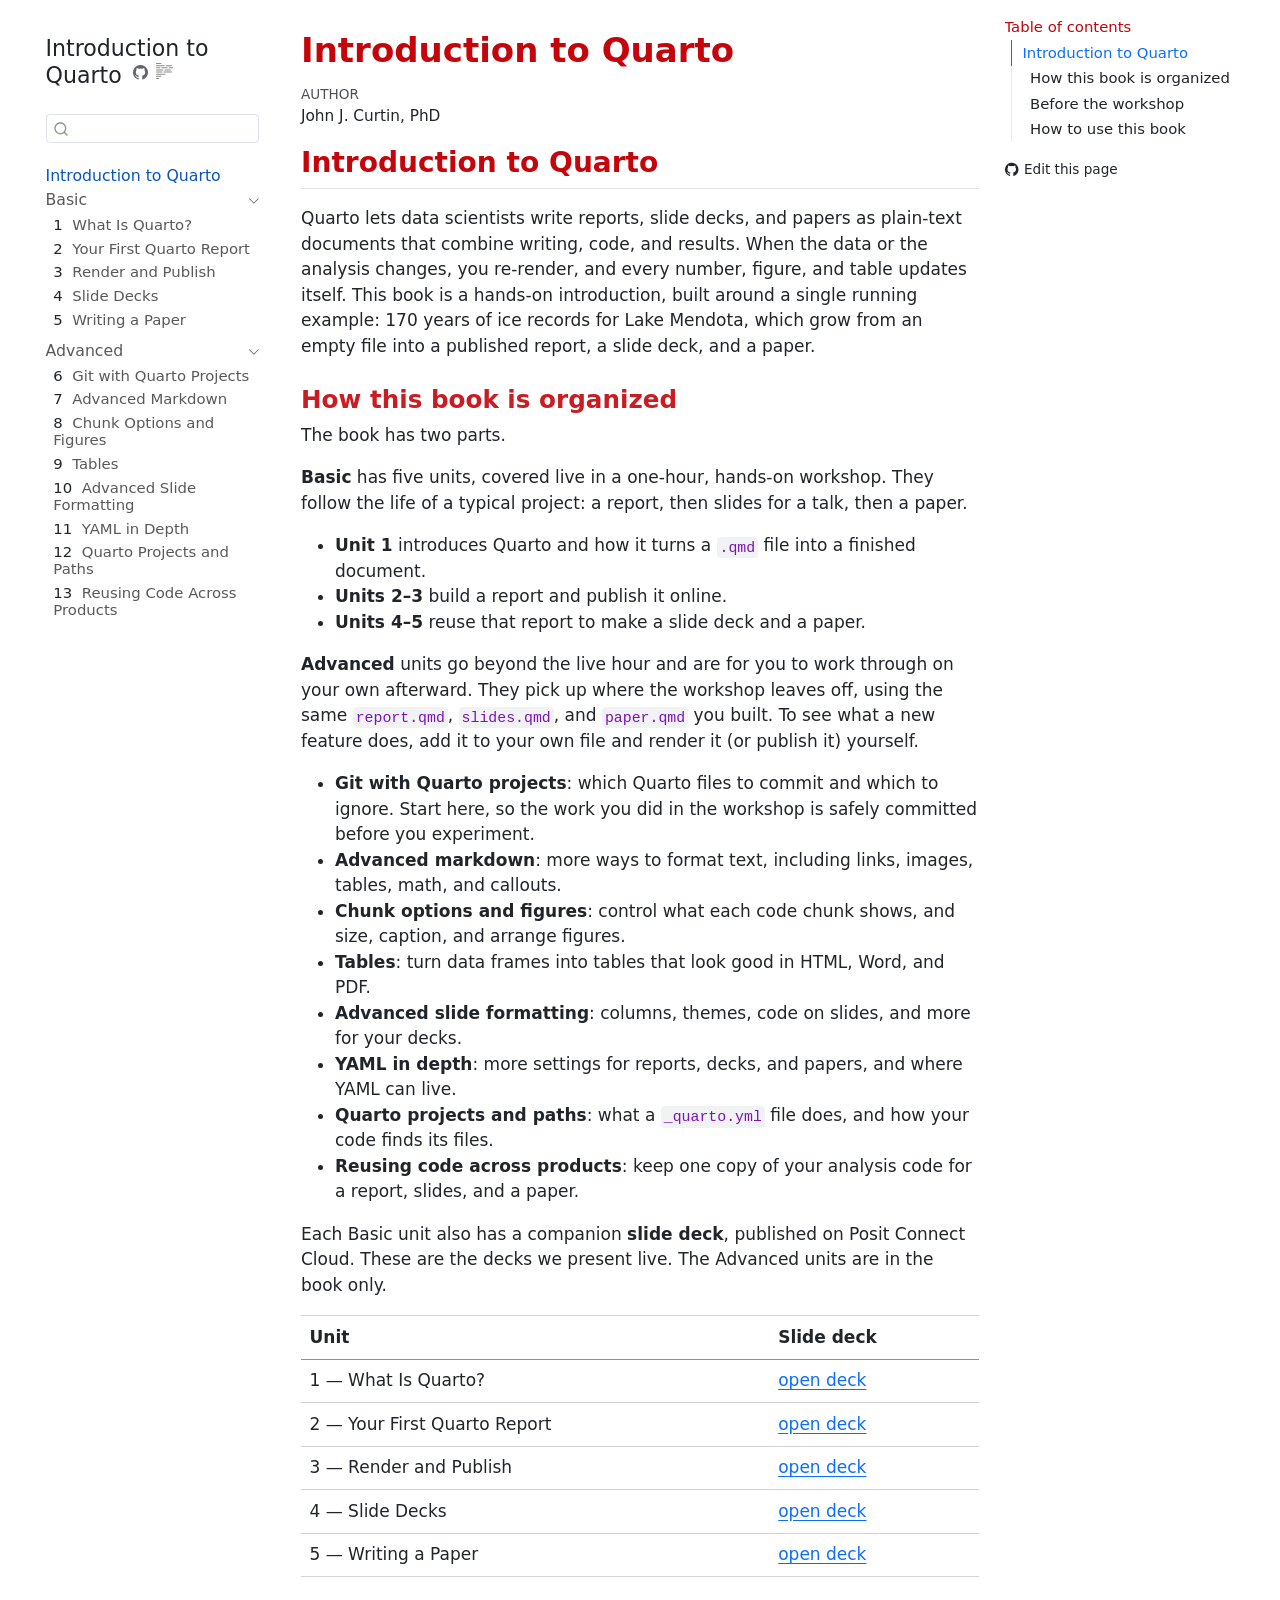
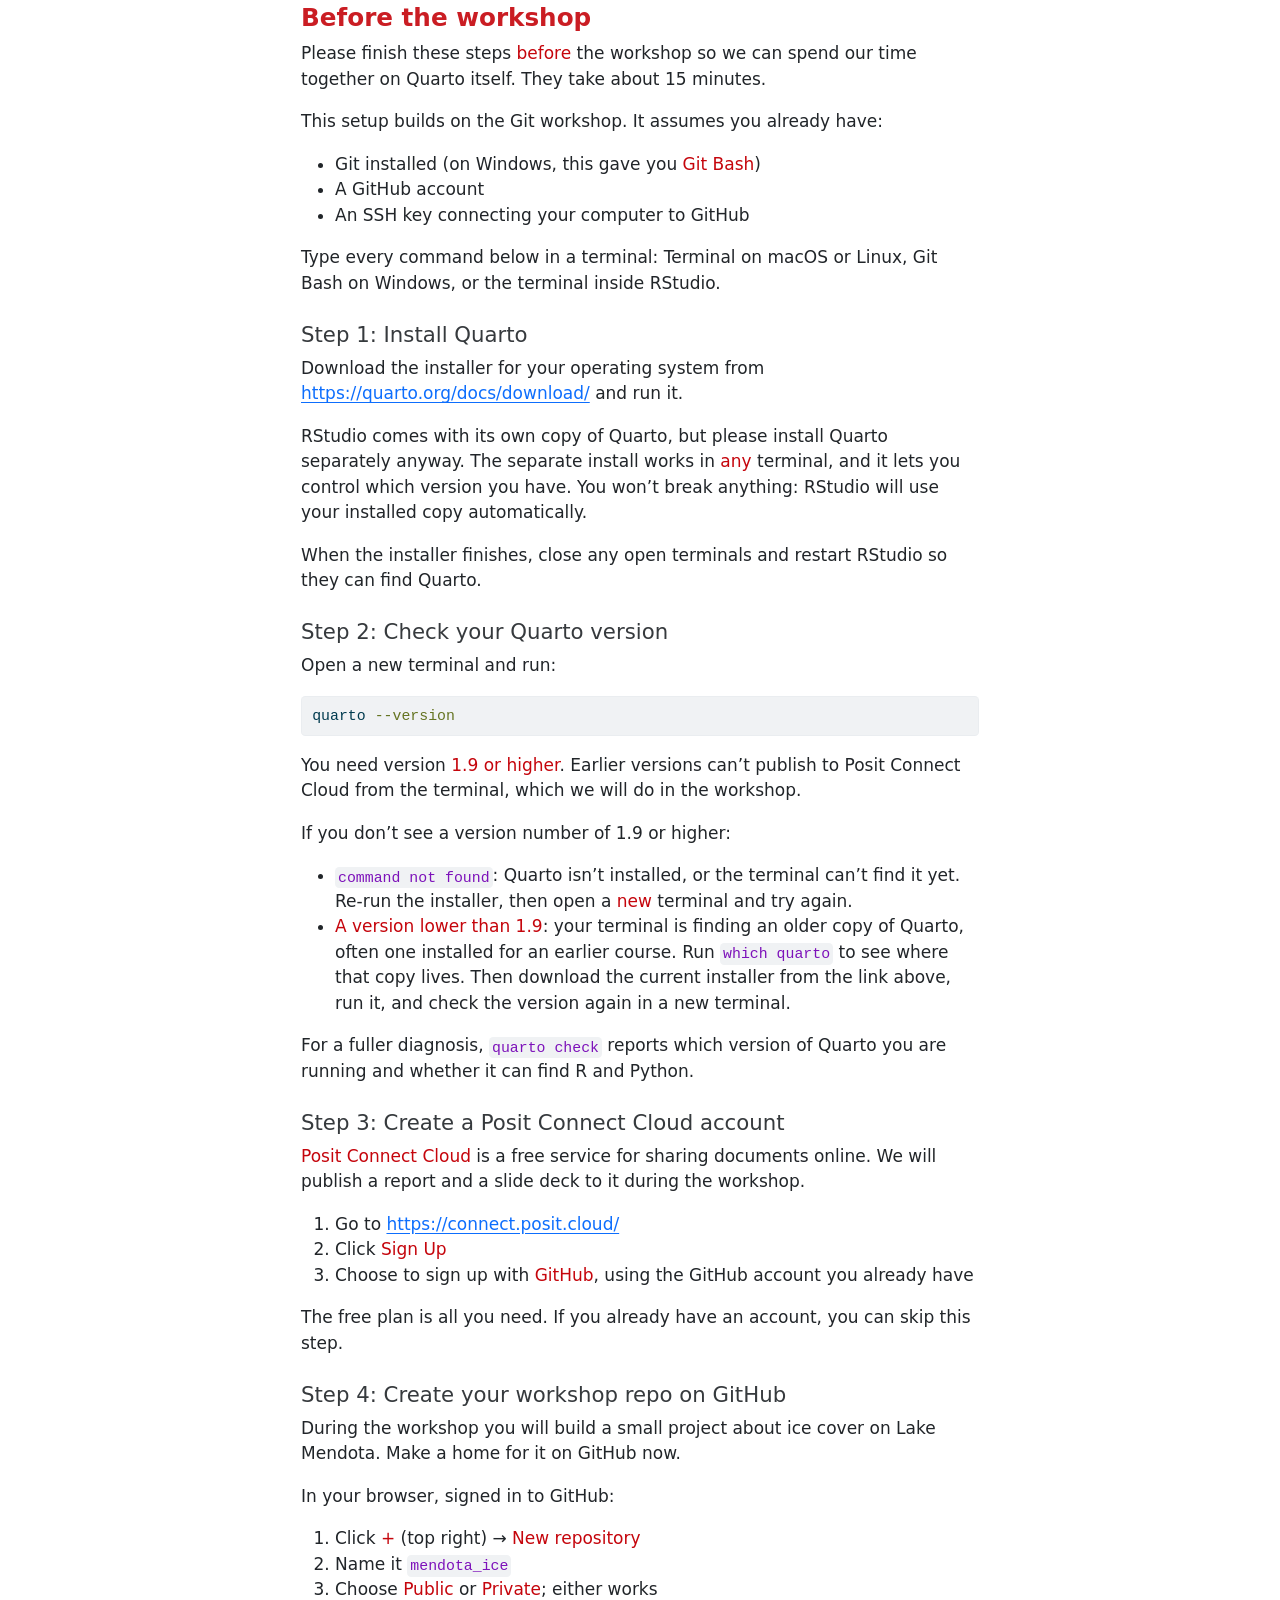
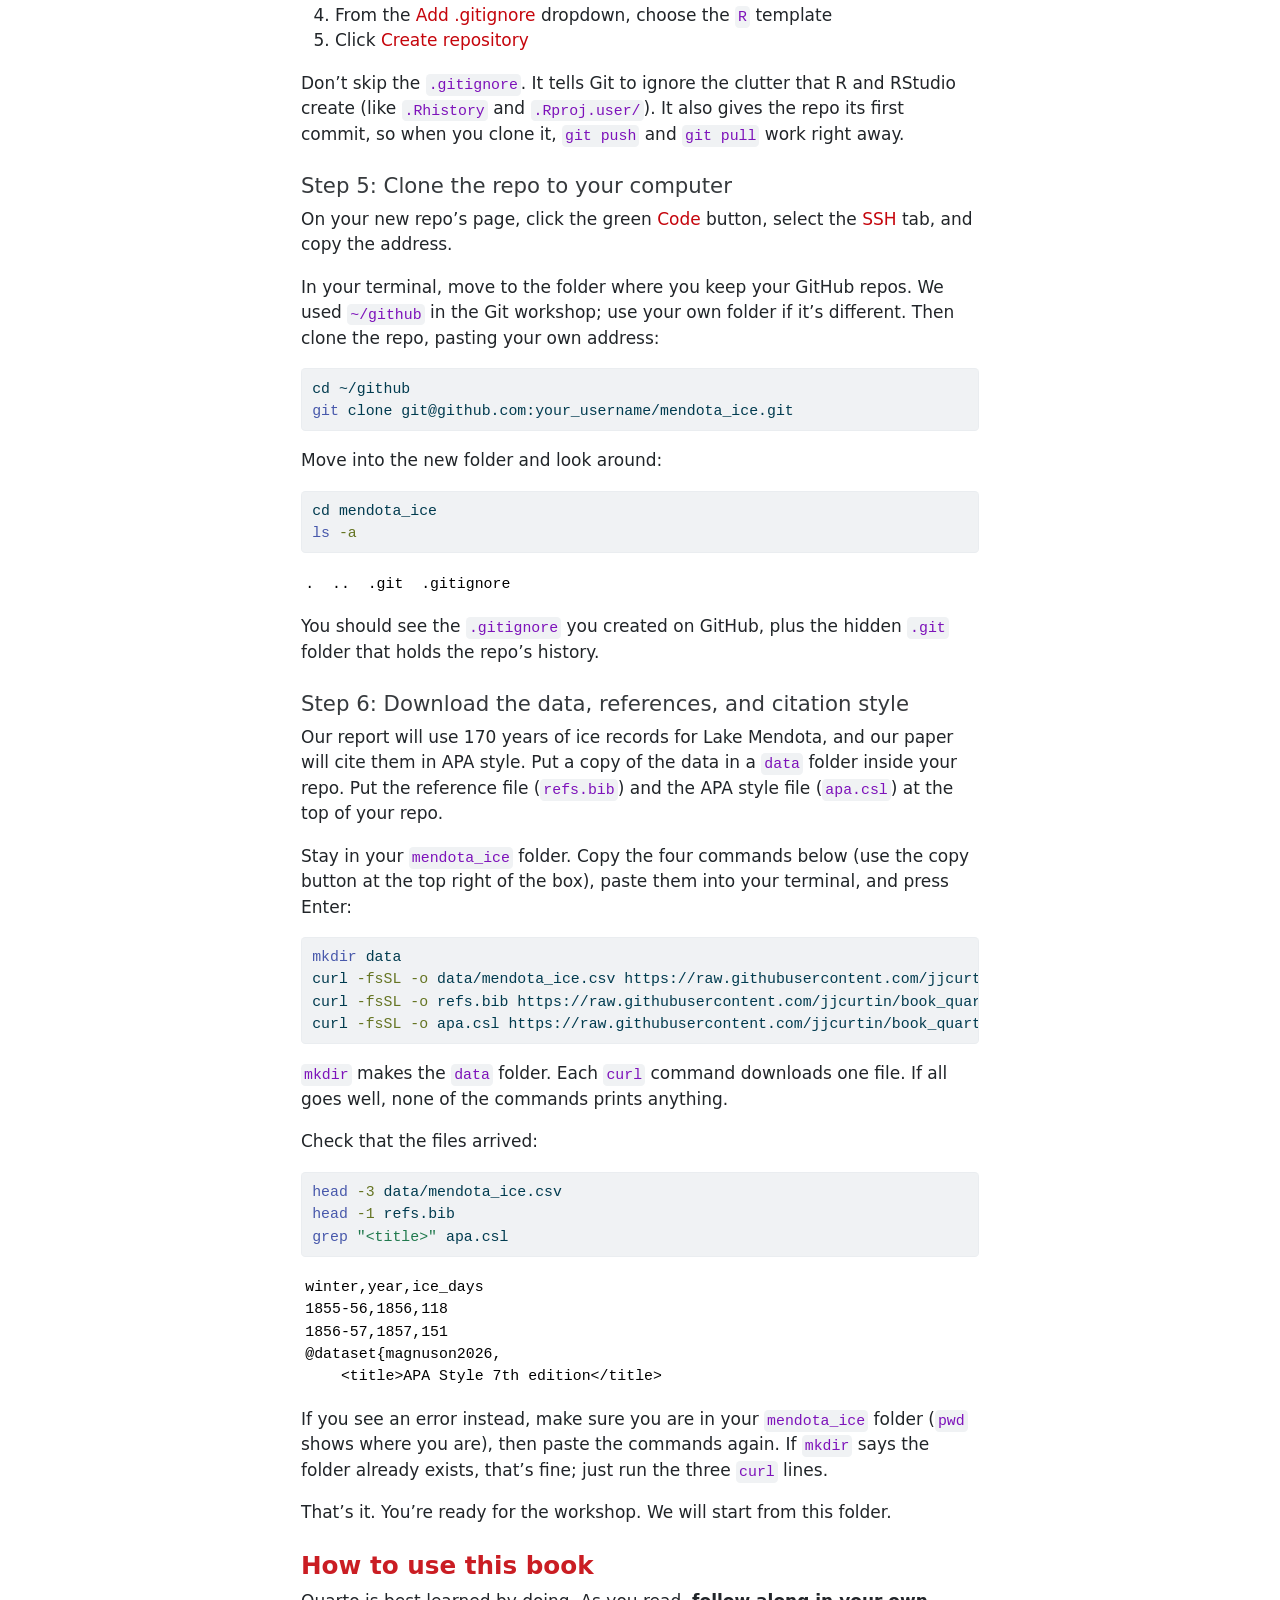
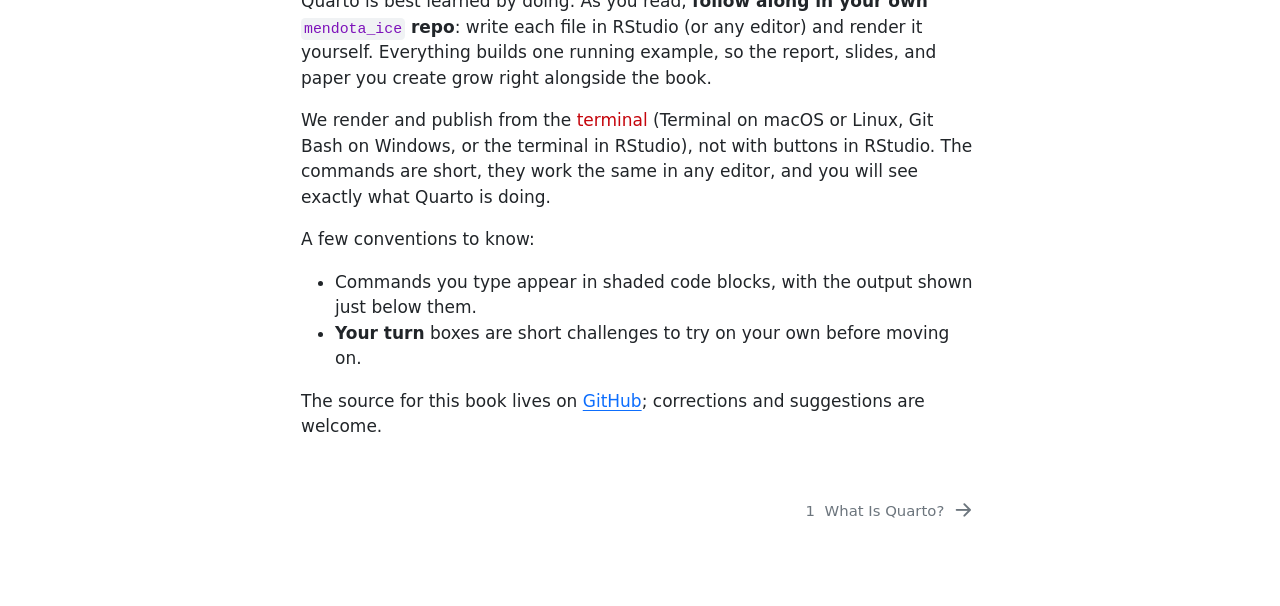
<file: index.html>
<!DOCTYPE html>
<html xmlns="http://www.w3.org/1999/xhtml" lang="en" xml:lang="en"><head>

<meta charset="utf-8">
<meta name="generator" content="quarto-1.11.9">

<meta name="viewport" content="width=device-width, initial-scale=1.0, user-scalable=yes">

<meta name="author" content="John J. Curtin, PhD">

<title>Introduction to Quarto</title>
<style>
/* Default styles provided by pandoc.
** See https://pandoc.org/MANUAL.html#variables-for-html for config info.
*/
span.smallcaps{font-variant: small-caps;}
div.columns{display: flex; gap: 1.5em;}
div.column{flex: auto;}
@media screen {
div.columns{gap: min(4vw, 1.5em);}
div.column{overflow-x: auto;}
}
div.hanging-indent{margin-left: 1.5em; text-indent: -1.5em;}
ul.task-list{list-style: none;}
ul.task-list li input[type="checkbox"] {
  width: 0.8em;
  margin: 0 0.8em 0.2em -1em; /* quarto-specific, see https://github.com/quarto-dev/quarto-cli/issues/4556 */ 
  vertical-align: middle;
}
/* CSS for syntax highlighting */
html { -webkit-text-size-adjust: 100%; }
pre > code.sourceCode { white-space: pre; position: relative; }
pre > code.sourceCode > span { display: inline-block; line-height: 1.25; }
pre > code.sourceCode > span:empty { height: 1.2em; }
.sourceCode { overflow: visible; }
code.sourceCode > span { color: inherit; text-decoration: inherit; }
div.sourceCode { margin: 1em 0; }
pre.sourceCode { margin: 0; }
@media screen {
div.sourceCode { overflow: auto; }
}
@media print {
pre > code.sourceCode { white-space: pre-wrap; }
pre > code.sourceCode > span { text-indent: -5em; padding-left: 5em; }
}
pre.numberSource code
  { counter-reset: source-line 0; }
pre.numberSource code > span
  { position: relative; left: -4em; counter-increment: source-line; }
pre.numberSource code > span > a:first-child::before
  { content: counter(source-line);
    position: relative; left: -1em; text-align: right; vertical-align: baseline;
    border: none; display: inline-block;
    -webkit-touch-callout: none; -webkit-user-select: none;
    -khtml-user-select: none; -moz-user-select: none;
    -ms-user-select: none; user-select: none;
    padding: 0 4px; width: 4em;
  }
pre.numberSource { margin-left: 3em;  padding-left: 4px; }
div.sourceCode
  {   }
@media screen {
pre > code.sourceCode > span > a:first-child::before { text-decoration: underline; }
}
</style>


<script src="site_libs/quarto-nav/quarto-nav.js"></script>
<script src="site_libs/quarto-nav/headroom.min.js"></script>
<script src="site_libs/clipboard/clipboard.min.js"></script>
<script src="site_libs/quarto-search/autocomplete.umd.js"></script>
<script src="site_libs/quarto-search/fuse.min.js"></script>
<script src="site_libs/quarto-search/quarto-search.js"></script>
<meta name="quarto:offset" content="./">
<link href="./01_intro.html" rel="next">
<script src="site_libs/quarto-html/quarto.js" type="module"></script>
<script src="site_libs/quarto-html/tabsets/tabsets.js" type="module"></script>
<script src="site_libs/quarto-html/scrollable-regions/scrollable-regions.js" type="module"></script>
<script src="site_libs/quarto-html/popper.min.js"></script>
<script src="site_libs/quarto-html/tippy.umd.min.js"></script>
<script src="site_libs/quarto-html/anchor.min.js"></script>
<link href="site_libs/quarto-html/tippy.css" rel="stylesheet">
<link href="site_libs/quarto-html/quarto-syntax-highlighting-63b5708e65d6cd79cd7618c58d0c21e7.css" rel="stylesheet" id="quarto-text-highlighting-styles">
<script src="site_libs/bootstrap/bootstrap.min.js"></script>
<link href="site_libs/bootstrap/bootstrap-icons.css" rel="stylesheet">
<link href="site_libs/bootstrap/bootstrap-1d8401ff0d8d4c39815efe9fd2eba9a8.min.css" rel="stylesheet" append-hash="true" id="quarto-bootstrap" data-mode="light">
<script id="quarto-search-options" type="application/json">{
  "location": "sidebar",
  "copy-button": false,
  "collapse-after": 3,
  "panel-placement": "start",
  "type": "textbox",
  "limit": 50,
  "keyboard-shortcut": [
    "f",
    "/",
    "s"
  ],
  "show-item-context": false,
  "language": {
    "search-no-results-text": "No results",
    "search-matching-documents-text": "matching documents",
    "search-copy-link-title": "Copy link to search",
    "search-hide-matches-text": "Hide additional matches",
    "search-more-match-text": "more match in this document",
    "search-more-matches-text": "more matches in this document",
    "search-clear-button-title": "Clear",
    "search-text-placeholder": "",
    "search-detached-cancel-button-title": "Cancel",
    "search-submit-button-title": "Submit",
    "search-label": "Search"
  }
}</script>


<link rel="stylesheet" href="book.css">
<link rel="stylesheet" href="utilities.css">
</head>

<body class="nav-sidebar floating quarto-light"><a id="quarto-skip-link" class="visually-hidden-focusable" href="#quarto-document-content">Skip to main content</a>

<div id="quarto-search-results"></div>
  <header id="quarto-header" class="headroom fixed-top">
  <nav class="quarto-secondary-nav" aria-label="Toolbar">
    <div class="container-fluid d-flex">
      <button type="button" class="quarto-btn-toggle btn" data-bs-toggle="collapse" role="button" data-bs-target=".quarto-sidebar-collapse-item" aria-controls="quarto-sidebar" aria-expanded="false" aria-label="Toggle sidebar navigation" onclick="if (window.quartoToggleHeadroom) { window.quartoToggleHeadroom(); }">
        <i class="bi bi-layout-text-sidebar-reverse"></i>
      </button>
        <nav class="quarto-page-breadcrumbs" aria-label="Breadcrumbs"><ol class="breadcrumb"><li class="breadcrumb-item"><a href="./index.html">Introduction to Quarto</a></li></ol></nav>
        <a class="flex-grow-1" data-bs-toggle="collapse" data-bs-target=".quarto-sidebar-collapse-item" onclick="if (window.quartoToggleHeadroom) { window.quartoToggleHeadroom(); }">      
        </a>
      <button type="button" class="btn quarto-search-button" aria-label="Search" onclick="window.quartoOpenSearch();">
        <i class="bi bi-search"></i>
      </button>
    </div>
  </nav>
</header>
<!-- content -->
<div id="quarto-content" class="quarto-container page-columns page-rows-contents page-layout-article">
<!-- sidebar -->
  <nav id="quarto-sidebar" class="sidebar collapse collapse-horizontal quarto-sidebar-collapse-item sidebar-navigation floating overflow-auto" aria-label="Site">
    <div class="pt-lg-2 mt-2 text-left sidebar-header">
    <div class="sidebar-title mb-0 py-0">
      <a href="./">Introduction to Quarto</a> 
        <div class="sidebar-tools-main">
    <a href="https://github.com/jjcurtin/book_quarto" title="Source Code" class="quarto-navigation-tool px-1" aria-label="Source Code"><i class="bi bi-github"></i></a>
  <a href="" class="quarto-reader-toggle quarto-navigation-tool px-1" onclick="window.quartoToggleReader(); return false;" title="Toggle reader mode">
  <div class="quarto-reader-toggle-btn">
  <i class="bi"></i>
  </div>
</a>
</div>
    </div>
      </div>
        <div class="mt-2 flex-shrink-0 align-items-center">
        <div class="sidebar-search">
        <div id="quarto-search" class="" title="Search"></div>
        </div>
        </div>
    <div class="sidebar-menu-container"> 
    <ul class="list-unstyled mt-1">
        <li class="sidebar-item">
  <div class="sidebar-item-container"> 
  <a href="./index.html" class="sidebar-item-text sidebar-link active">
 <span class="menu-text">Introduction to Quarto</span></a>
  </div>
</li>
        <li class="sidebar-item sidebar-item-section">
      <div class="sidebar-item-container"> 
            <button type="button" class="sidebar-item-text sidebar-item-toggle sidebar-link text-start" data-bs-toggle="collapse" data-bs-target="#quarto-sidebar-section-1" aria-controls="quarto-sidebar-section-1" aria-expanded="true">
 <span class="menu-text" id="quarto-sidebar-section-1-label">Basic</span><i class="bi bi-chevron-right" aria-hidden="true"></i></button>
      </div>
      <ul id="quarto-sidebar-section-1" aria-labelledby="quarto-sidebar-section-1-label" class="collapse list-unstyled sidebar-section depth1 show">  
          <li class="sidebar-item">
  <div class="sidebar-item-container"> 
  <a href="./01_intro.html" class="sidebar-item-text sidebar-link">
 <span class="menu-text"><span class="chapter-number">1</span>&nbsp; <span class="chapter-title">What Is Quarto?</span></span></a>
  </div>
</li>
          <li class="sidebar-item">
  <div class="sidebar-item-container"> 
  <a href="./02_report.html" class="sidebar-item-text sidebar-link">
 <span class="menu-text"><span class="chapter-number">2</span>&nbsp; <span class="chapter-title">Your First Quarto Report</span></span></a>
  </div>
</li>
          <li class="sidebar-item">
  <div class="sidebar-item-container"> 
  <a href="./03_publish.html" class="sidebar-item-text sidebar-link">
 <span class="menu-text"><span class="chapter-number">3</span>&nbsp; <span class="chapter-title">Render and Publish</span></span></a>
  </div>
</li>
          <li class="sidebar-item">
  <div class="sidebar-item-container"> 
  <a href="./04_slides.html" class="sidebar-item-text sidebar-link">
 <span class="menu-text"><span class="chapter-number">4</span>&nbsp; <span class="chapter-title">Slide Decks</span></span></a>
  </div>
</li>
          <li class="sidebar-item">
  <div class="sidebar-item-container"> 
  <a href="./05_paper.html" class="sidebar-item-text sidebar-link">
 <span class="menu-text"><span class="chapter-number">5</span>&nbsp; <span class="chapter-title">Writing a Paper</span></span></a>
  </div>
</li>
      </ul>
  </li>
        <li class="sidebar-item sidebar-item-section">
      <div class="sidebar-item-container"> 
            <button type="button" class="sidebar-item-text sidebar-item-toggle sidebar-link text-start" data-bs-toggle="collapse" data-bs-target="#quarto-sidebar-section-2" aria-controls="quarto-sidebar-section-2" aria-expanded="true">
 <span class="menu-text" id="quarto-sidebar-section-2-label">Advanced</span><i class="bi bi-chevron-right" aria-hidden="true"></i></button>
      </div>
      <ul id="quarto-sidebar-section-2" aria-labelledby="quarto-sidebar-section-2-label" class="collapse list-unstyled sidebar-section depth1 show">  
          <li class="sidebar-item">
  <div class="sidebar-item-container"> 
  <a href="./git_quarto.html" class="sidebar-item-text sidebar-link">
 <span class="menu-text"><span class="chapter-number">6</span>&nbsp; <span class="chapter-title">Git with Quarto Projects</span></span></a>
  </div>
</li>
          <li class="sidebar-item">
  <div class="sidebar-item-container"> 
  <a href="./markdown.html" class="sidebar-item-text sidebar-link">
 <span class="menu-text"><span class="chapter-number">7</span>&nbsp; <span class="chapter-title">Advanced Markdown</span></span></a>
  </div>
</li>
          <li class="sidebar-item">
  <div class="sidebar-item-container"> 
  <a href="./chunk_options.html" class="sidebar-item-text sidebar-link">
 <span class="menu-text"><span class="chapter-number">8</span>&nbsp; <span class="chapter-title">Chunk Options and Figures</span></span></a>
  </div>
</li>
          <li class="sidebar-item">
  <div class="sidebar-item-container"> 
  <a href="./tables.html" class="sidebar-item-text sidebar-link">
 <span class="menu-text"><span class="chapter-number">9</span>&nbsp; <span class="chapter-title">Tables</span></span></a>
  </div>
</li>
          <li class="sidebar-item">
  <div class="sidebar-item-container"> 
  <a href="./slide_formatting.html" class="sidebar-item-text sidebar-link">
 <span class="menu-text"><span class="chapter-number">10</span>&nbsp; <span class="chapter-title">Advanced Slide Formatting</span></span></a>
  </div>
</li>
          <li class="sidebar-item">
  <div class="sidebar-item-container"> 
  <a href="./yaml.html" class="sidebar-item-text sidebar-link">
 <span class="menu-text"><span class="chapter-number">11</span>&nbsp; <span class="chapter-title">YAML in Depth</span></span></a>
  </div>
</li>
          <li class="sidebar-item">
  <div class="sidebar-item-container"> 
  <a href="./projects_paths.html" class="sidebar-item-text sidebar-link">
 <span class="menu-text"><span class="chapter-number">12</span>&nbsp; <span class="chapter-title">Quarto Projects and Paths</span></span></a>
  </div>
</li>
          <li class="sidebar-item">
  <div class="sidebar-item-container"> 
  <a href="./reuse_code.html" class="sidebar-item-text sidebar-link">
 <span class="menu-text"><span class="chapter-number">13</span>&nbsp; <span class="chapter-title">Reusing Code Across Products</span></span></a>
  </div>
</li>
      </ul>
  </li>
    </ul>
    </div>
</nav>
<div id="quarto-sidebar-glass" class="quarto-sidebar-collapse-item" data-bs-toggle="collapse" data-bs-target=".quarto-sidebar-collapse-item"></div>
<!-- margin-sidebar -->
    <div id="quarto-margin-sidebar" class="sidebar margin-sidebar">
        <nav id="TOC" role="doc-toc" aria-labelledby="toc-title" class="toc-active">
    <h2 id="toc-title">Table of contents</h2>
   
  <ul>
  <li><a href="#introduction-to-quarto" id="toc-introduction-to-quarto" class="nav-link active" data-scroll-target="#introduction-to-quarto">Introduction to Quarto</a>
  <ul class="collapse">
  <li><a href="#how-this-book-is-organized" id="toc-how-this-book-is-organized" class="nav-link" data-scroll-target="#how-this-book-is-organized">How this book is organized</a></li>
  <li><a href="#before-the-workshop" id="toc-before-the-workshop" class="nav-link" data-scroll-target="#before-the-workshop">Before the workshop</a></li>
  <li><a href="#how-to-use-this-book" id="toc-how-to-use-this-book" class="nav-link" data-scroll-target="#how-to-use-this-book">How to use this book</a></li>
  </ul></li>
  </ul>
<div class="toc-actions"><ul><li><a href="https://github.com/jjcurtin/book_quarto/edit/main/index.qmd" class="toc-action"><i class="bi bi-github"></i>Edit this page</a></li></ul></div></nav>
    </div>
<!-- main -->
<main class="content" id="quarto-document-content" tabindex="-1">

<header id="title-block-header" class="quarto-title-block default">
<div class="quarto-title">
<h1 class="title">Introduction to Quarto</h1>
</div>



<div class="quarto-title-meta">

    <div>
    <div class="quarto-title-meta-heading">Author</div>
    <div class="quarto-title-meta-contents">
             <p>John J. Curtin, PhD </p>
          </div>
  </div>
    
  
    
  </div>
  


</header>


<section id="introduction-to-quarto" class="level2 unnumbered">
<h2 class="unnumbered anchored" data-anchor-id="introduction-to-quarto">Introduction to Quarto</h2>
<p>Quarto lets data scientists write reports, slide decks, and papers as plain-text documents that combine writing, code, and results. When the data or the analysis changes, you re-render, and every number, figure, and table updates itself. This book is a hands-on introduction, built around a single running example: 170 years of ice records for Lake Mendota, which grow from an empty file into a published report, a slide deck, and a paper.</p>
<section id="how-this-book-is-organized" class="level3">
<h3 class="anchored" data-anchor-id="how-this-book-is-organized">How this book is organized</h3>
<p>The book has two parts.</p>
<p><strong>Basic</strong> has five units, covered live in a one-hour, hands-on workshop. They follow the life of a typical project: a report, then slides for a talk, then a paper.</p>
<ul>
<li><strong>Unit 1</strong> introduces Quarto and how it turns a <code>.qmd</code> file into a finished document.</li>
<li><strong>Units 2–3</strong> build a report and publish it online.</li>
<li><strong>Units 4–5</strong> reuse that report to make a slide deck and a paper.</li>
</ul>
<p><strong>Advanced</strong> units go beyond the live hour and are for you to work through on your own afterward. They pick up where the workshop leaves off, using the same <code>report.qmd</code>, <code>slides.qmd</code>, and <code>paper.qmd</code> you built. To see what a new feature does, add it to your own file and render it (or publish it) yourself.</p>
<ul>
<li><strong>Git with Quarto projects</strong>: which Quarto files to commit and which to ignore. Start here, so the work you did in the workshop is safely committed before you experiment.</li>
<li><strong>Advanced markdown</strong>: more ways to format text, including links, images, tables, math, and callouts.</li>
<li><strong>Chunk options and figures</strong>: control what each code chunk shows, and size, caption, and arrange figures.</li>
<li><strong>Tables</strong>: turn data frames into tables that look good in HTML, Word, and PDF.</li>
<li><strong>Advanced slide formatting</strong>: columns, themes, code on slides, and more for your decks.</li>
<li><strong>YAML in depth</strong>: more settings for reports, decks, and papers, and where YAML can live.</li>
<li><strong>Quarto projects and paths</strong>: what a <code>_quarto.yml</code> file does, and how your code finds its files.</li>
<li><strong>Reusing code across products</strong>: keep one copy of your analysis code for a report, slides, and a paper.</li>
</ul>
<p>Each Basic unit also has a companion <strong>slide deck</strong>, published on Posit Connect Cloud. These are the decks we present live. The Advanced units are in the book only.</p>
<table class="caption-top table">
<thead>
<tr class="header">
<th>Unit</th>
<th>Slide deck</th>
</tr>
</thead>
<tbody>
<tr class="odd">
<td>1 — What Is Quarto?</td>
<td><a href="https://connect.posit.cloud/jjcurtin/content/01a1bb58-4d5b-536a-d3d5-026eb50fdb65">open deck</a></td>
</tr>
<tr class="even">
<td>2 — Your First Quarto Report</td>
<td><a href="https://connect.posit.cloud/jjcurtin/content/01a1bb6b-5dac-44fc-68b4-206724cd1105">open deck</a></td>
</tr>
<tr class="odd">
<td>3 — Render and Publish</td>
<td><a href="https://connect.posit.cloud/jjcurtin/content/01a1bbaf-aadc-5385-f5a4-78962d528088">open deck</a></td>
</tr>
<tr class="even">
<td>4 — Slide Decks</td>
<td><a href="https://connect.posit.cloud/jjcurtin/content/01a1bdb6-c7cd-8ff4-8ce5-622c6d7f6753">open deck</a></td>
</tr>
<tr class="odd">
<td>5 — Writing a Paper</td>
<td><a href="https://connect.posit.cloud/jjcurtin/content/01a1bdb7-9799-ccaf-105d-cd0d569e4d4e">open deck</a></td>
</tr>
</tbody>
</table>
</section>
<section id="before-the-workshop" class="level3">
<h3 class="anchored" data-anchor-id="before-the-workshop">Before the workshop</h3>
<p>Please finish these steps <span class="uwred">before</span> the workshop so we can spend our time together on Quarto itself. They take about 15 minutes.</p>
<p>This setup builds on the Git workshop. It assumes you already have:</p>
<ul>
<li>Git installed (on Windows, this gave you <span class="uwred">Git Bash</span>)</li>
<li>A GitHub account</li>
<li>An SSH key connecting your computer to GitHub</li>
</ul>
<p>Type every command below in a terminal: Terminal on macOS or Linux, Git Bash on Windows, or the terminal inside RStudio.</p>
<section id="step-1-install-quarto" class="level4">
<h4 class="anchored" data-anchor-id="step-1-install-quarto">Step 1: Install Quarto</h4>
<p>Download the installer for your operating system from <a href="https://quarto.org/docs/download/" class="uri">https://quarto.org/docs/download/</a> and run it.</p>
<p>RStudio comes with its own copy of Quarto, but please install Quarto separately anyway. The separate install works in <span class="uwred">any</span> terminal, and it lets you control which version you have. You won’t break anything: RStudio will use your installed copy automatically.</p>
<p>When the installer finishes, close any open terminals and restart RStudio so they can find Quarto.</p>
</section>
<section id="step-2-check-your-quarto-version" class="level4">
<h4 class="anchored" data-anchor-id="step-2-check-your-quarto-version">Step 2: Check your Quarto version</h4>
<p>Open a new terminal and run:</p>
<div class="code-copy-outer-scaffold"><div class="sourceCode" id="cb1"><pre class="sourceCode bash code-with-copy"><code class="sourceCode bash"><span id="cb1-1"><a href="#cb1-1" aria-hidden="true" tabindex="-1"></a><span class="ex">quarto</span> <span class="at">--version</span></span></code></pre></div><button title="Copy to Clipboard" class="code-copy-button"><i class="bi"></i></button></div>
<p>You need version <span class="uwred">1.9 or higher</span>. Earlier versions can’t publish to Posit Connect Cloud from the terminal, which we will do in the workshop.</p>
<p>If you don’t see a version number of 1.9 or higher:</p>
<ul>
<li><span class="uwred"><code>command not found</code></span>: Quarto isn’t installed, or the terminal can’t find it yet. Re-run the installer, then open a <span class="uwred">new</span> terminal and try again.</li>
<li><span class="uwred">A version lower than 1.9</span>: your terminal is finding an older copy of Quarto, often one installed for an earlier course. Run <code>which quarto</code> to see where that copy lives. Then download the current installer from the link above, run it, and check the version again in a new terminal.</li>
</ul>
<p>For a fuller diagnosis, <code>quarto check</code> reports which version of Quarto you are running and whether it can find R and Python.</p>
</section>
<section id="step-3-create-a-posit-connect-cloud-account" class="level4">
<h4 class="anchored" data-anchor-id="step-3-create-a-posit-connect-cloud-account">Step 3: Create a Posit Connect Cloud account</h4>
<p><span class="uwred">Posit Connect Cloud</span> is a free service for sharing documents online. We will publish a report and a slide deck to it during the workshop.</p>
<ol type="1">
<li>Go to <a href="https://connect.posit.cloud/" class="uri">https://connect.posit.cloud/</a></li>
<li>Click <span class="uwred">Sign Up</span></li>
<li>Choose to sign up with <span class="uwred">GitHub</span>, using the GitHub account you already have</li>
</ol>
<p>The free plan is all you need. If you already have an account, you can skip this step.</p>
</section>
<section id="step-4-create-your-workshop-repo-on-github" class="level4">
<h4 class="anchored" data-anchor-id="step-4-create-your-workshop-repo-on-github">Step 4: Create your workshop repo on GitHub</h4>
<p>During the workshop you will build a small project about ice cover on Lake Mendota. Make a home for it on GitHub now.</p>
<p>In your browser, signed in to GitHub:</p>
<ol type="1">
<li>Click <span class="uwred">+</span> (top right) → <span class="uwred">New repository</span></li>
<li>Name it <span class="uwred"><code>mendota_ice</code></span></li>
<li>Choose <span class="uwred">Public</span> or <span class="uwred">Private</span>; either works</li>
<li>From the <span class="uwred">Add .gitignore</span> dropdown, choose the <span class="uwred"><code>R</code></span> template</li>
<li>Click <span class="uwred">Create repository</span></li>
</ol>
<p>Don’t skip the <code>.gitignore</code>. It tells Git to ignore the clutter that R and RStudio create (like <code>.Rhistory</code> and <code>.Rproj.user/</code>). It also gives the repo its first commit, so when you clone it, <code>git push</code> and <code>git pull</code> work right away.</p>
</section>
<section id="step-5-clone-the-repo-to-your-computer" class="level4">
<h4 class="anchored" data-anchor-id="step-5-clone-the-repo-to-your-computer">Step 5: Clone the repo to your computer</h4>
<p>On your new repo’s page, click the green <span class="uwred">Code</span> button, select the <span class="uwred">SSH</span> tab, and copy the address.</p>
<p>In your terminal, move to the folder where you keep your GitHub repos. We used <code>~/github</code> in the Git workshop; use your own folder if it’s different. Then clone the repo, pasting your own address:</p>
<div class="code-copy-outer-scaffold"><div class="sourceCode" id="cb2"><pre class="sourceCode bash code-with-copy"><code class="sourceCode bash"><span id="cb2-1"><a href="#cb2-1" aria-hidden="true" tabindex="-1"></a><span class="bu">cd</span> ~/github</span>
<span id="cb2-2"><a href="#cb2-2" aria-hidden="true" tabindex="-1"></a><span class="fu">git</span> clone git@github.com:your_username/mendota_ice.git</span></code></pre></div><button title="Copy to Clipboard" class="code-copy-button"><i class="bi"></i></button></div>
<p>Move into the new folder and look around:</p>
<div class="code-copy-outer-scaffold"><div class="sourceCode" id="cb3"><pre class="sourceCode bash code-with-copy"><code class="sourceCode bash"><span id="cb3-1"><a href="#cb3-1" aria-hidden="true" tabindex="-1"></a><span class="bu">cd</span> mendota_ice</span>
<span id="cb3-2"><a href="#cb3-2" aria-hidden="true" tabindex="-1"></a><span class="fu">ls</span> <span class="at">-a</span></span></code></pre></div><button title="Copy to Clipboard" class="code-copy-button"><i class="bi"></i></button></div>
<pre><code>.  ..  .git  .gitignore</code></pre>
<p>You should see the <code>.gitignore</code> you created on GitHub, plus the hidden <code>.git</code> folder that holds the repo’s history.</p>
</section>
<section id="step-6-download-the-data-references-and-citation-style" class="level4">
<h4 class="anchored" data-anchor-id="step-6-download-the-data-references-and-citation-style">Step 6: Download the data, references, and citation style</h4>
<p>Our report will use 170 years of ice records for Lake Mendota, and our paper will cite them in APA style. Put a copy of the data in a <code>data</code> folder inside your repo. Put the reference file (<code>refs.bib</code>) and the APA style file (<code>apa.csl</code>) at the top of your repo.</p>
<p>Stay in your <code>mendota_ice</code> folder. Copy the four commands below (use the copy button at the top right of the box), paste them into your terminal, and press Enter:</p>
<div class="code-copy-outer-scaffold"><div class="sourceCode" id="cb5"><pre class="sourceCode bash code-with-copy"><code class="sourceCode bash"><span id="cb5-1"><a href="#cb5-1" aria-hidden="true" tabindex="-1"></a><span class="fu">mkdir</span> data</span>
<span id="cb5-2"><a href="#cb5-2" aria-hidden="true" tabindex="-1"></a><span class="ex">curl</span> <span class="at">-fsSL</span> <span class="at">-o</span> data/mendota_ice.csv https://raw.githubusercontent.com/jjcurtin/book_quarto/main/data/mendota_ice.csv</span>
<span id="cb5-3"><a href="#cb5-3" aria-hidden="true" tabindex="-1"></a><span class="ex">curl</span> <span class="at">-fsSL</span> <span class="at">-o</span> refs.bib https://raw.githubusercontent.com/jjcurtin/book_quarto/main/refs.bib</span>
<span id="cb5-4"><a href="#cb5-4" aria-hidden="true" tabindex="-1"></a><span class="ex">curl</span> <span class="at">-fsSL</span> <span class="at">-o</span> apa.csl https://raw.githubusercontent.com/jjcurtin/book_quarto/main/apa.csl</span></code></pre></div><button title="Copy to Clipboard" class="code-copy-button"><i class="bi"></i></button></div>
<p><code>mkdir</code> makes the <code>data</code> folder. Each <code>curl</code> command downloads one file. If all goes well, none of the commands prints anything.</p>
<p>Check that the files arrived:</p>
<div class="code-copy-outer-scaffold"><div class="sourceCode" id="cb6"><pre class="sourceCode bash code-with-copy"><code class="sourceCode bash"><span id="cb6-1"><a href="#cb6-1" aria-hidden="true" tabindex="-1"></a><span class="fu">head</span> <span class="at">-3</span> data/mendota_ice.csv</span>
<span id="cb6-2"><a href="#cb6-2" aria-hidden="true" tabindex="-1"></a><span class="fu">head</span> <span class="at">-1</span> refs.bib</span>
<span id="cb6-3"><a href="#cb6-3" aria-hidden="true" tabindex="-1"></a><span class="fu">grep</span> <span class="st">"&lt;title&gt;"</span> apa.csl</span></code></pre></div><button title="Copy to Clipboard" class="code-copy-button"><i class="bi"></i></button></div>
<pre><code>winter,year,ice_days
1855-56,1856,118
1856-57,1857,151
@dataset{magnuson2026,
    &lt;title&gt;APA Style 7th edition&lt;/title&gt;</code></pre>
<p>If you see an error instead, make sure you are in your <code>mendota_ice</code> folder (<code>pwd</code> shows where you are), then paste the commands again. If <code>mkdir</code> says the folder already exists, that’s fine; just run the three <code>curl</code> lines.</p>
<p>That’s it. You’re ready for the workshop. We will start from this folder.</p>
</section>
</section>
<section id="how-to-use-this-book" class="level3">
<h3 class="anchored" data-anchor-id="how-to-use-this-book">How to use this book</h3>
<p>Quarto is best learned by doing. As you read, <strong>follow along in your own <code>mendota_ice</code> repo</strong>: write each file in RStudio (or any editor) and render it yourself. Everything builds one running example, so the report, slides, and paper you create grow right alongside the book.</p>
<p>We render and publish from the <span class="uwred">terminal</span> (Terminal on macOS or Linux, Git Bash on Windows, or the terminal in RStudio), not with buttons in RStudio. The commands are short, they work the same in any editor, and you will see exactly what Quarto is doing.</p>
<p>A few conventions to know:</p>
<ul>
<li>Commands you type appear in shaded code blocks, with the output shown just below them.</li>
<li><strong>Your turn</strong> boxes are short challenges to try on your own before moving on.</li>
</ul>
<p>The source for this book lives on <a href="https://github.com/jjcurtin/book_quarto">GitHub</a>; corrections and suggestions are welcome.</p>


</section>
</section>

</main> <!-- /main -->
<script id="quarto-html-after-body" type="application/javascript">
  window.document.addEventListener("DOMContentLoaded", function (event) {
    const icon = "";
    const anchorJS = new window.AnchorJS();
    anchorJS.options = {
      placement: 'right',
      icon: icon
    };
    anchorJS.add('.anchored');
    const isCodeAnnotation = (el) => {
      for (const clz of el.classList) {
        if (clz.startsWith('code-annotation-')) {                     
          return true;
        }
      }
      return false;
    }
    const onCopySuccess = function(e) {
      // button target
      const button = e.trigger;
      // don't keep focus
      button.blur();
      // flash "checked"
      button.classList.add('code-copy-button-checked');
      var currentTitle = button.getAttribute("title");
      button.setAttribute("title", "Copied!");
      let tooltip;
      if (window.bootstrap) {
        button.setAttribute("data-bs-toggle", "tooltip");
        button.setAttribute("data-bs-placement", "left");
        button.setAttribute("data-bs-title", "Copied!");
        tooltip = new bootstrap.Tooltip(button, 
          { trigger: "manual", 
            customClass: "code-copy-button-tooltip",
            offset: [0, -8]});
        tooltip.show();    
      }
      setTimeout(function() {
        if (tooltip) {
          tooltip.hide();
          button.removeAttribute("data-bs-title");
          button.removeAttribute("data-bs-toggle");
          button.removeAttribute("data-bs-placement");
        }
        button.setAttribute("title", currentTitle);
        button.classList.remove('code-copy-button-checked');
      }, 1000);
      // clear code selection
      e.clearSelection();
    }
    const getTextToCopy = function(trigger) {
      const outerScaffold = trigger.parentElement.cloneNode(true);
      const codeEl = outerScaffold.querySelector('code');
      for (const childEl of codeEl.children) {
        if (isCodeAnnotation(childEl)) {
          childEl.remove();
        }
      }
      return codeEl.innerText;
    }
    const clipboard = new window.ClipboardJS('.code-copy-button:not([data-in-quarto-modal])', {
      text: getTextToCopy
    });
    clipboard.on('success', onCopySuccess);
    if (window.document.getElementById('quarto-embedded-source-code-modal')) {
      const clipboardModal = new window.ClipboardJS('.code-copy-button[data-in-quarto-modal]', {
        text: getTextToCopy,
        container: window.document.getElementById('quarto-embedded-source-code-modal')
      });
      clipboardModal.on('success', onCopySuccess);
    }
      var localhostRegex = new RegExp(/^(?:http|https):\/\/localhost\:?[0-9]*\//);
      var mailtoRegex = new RegExp(/^mailto:/);
        var filterRegex = new RegExp("https:\/\/jjcurtin\.github\.io\/book_quarto\/");
      var isInternal = (href) => {
          return filterRegex.test(href) || localhostRegex.test(href) || mailtoRegex.test(href);
      }
      // Inspect non-navigation links and adorn them if external
      window.quartoDecorateExternalLinks = function (root) {
     var links = (root || window.document).querySelectorAll('a[href]:not(.nav-link):not(.navbar-brand):not(.toc-action):not(.sidebar-link):not(.sidebar-item-toggle):not(.pagination-link):not(.no-external):not([aria-hidden]):not(.dropdown-item):not(.quarto-navigation-tool):not(.about-link)');
      for (var i=0; i<links.length; i++) {
        const link = links[i];
        if (!isInternal(link.href)) {
          // undo the damage that might have been done by quarto-nav.js in the case of
          // links that we want to consider external
          if (link.dataset.originalHref !== undefined) {
            link.href = link.dataset.originalHref;
          }
          if (!link.classList.contains('no-external-icon')) {
          }
        }
      }
      };
      window.quartoDecorateExternalLinks(window.document);
    // Esc closes the popup (WCAG 1.4.13) and focus leaving both trigger and
    // popup closes it (WCAG 2.4.11); tippy handles neither for interactive popups.
    const hideOnEscAndFocusOut = {
      name: 'hideOnEscAndFocusOut',
      defaultValue: true,
      fn(instance) {
        const dismiss = () => {
          // A show scheduled by the trigger delay would otherwise reopen it
          instance.clearDelayTimeouts();
          instance.hide();
        };
        const onKeyDown = (event) => {
          if (event.key !== 'Escape') {
            return;
          }
          // Keep Esc from also reaching page handlers (e.g. reveal.js overview),
          // except an open reveal.js slide menu, which Esc should close too.
          // The menu handles keys only when its keyboard option is on.
          const menuHandlesEsc = window.Reveal?.getPlugin?.('menu')?.isOpen() &&
            window.Reveal.getConfig().menu?.keyboard !== false;
          if (!menuHandlesEsc) {
            event.stopPropagation();
          }
          if (instance.popper.contains(window.document.activeElement)) {
            // Disabled while refocusing so the focus trigger does not reopen it
            instance.disable();
            instance.reference.focus();
            instance.enable();
          }
          dismiss();
        };
        const onFocusOut = (event) => {
          const target = event.relatedTarget;
          if (target && !instance.reference.contains(target) &&
              !instance.popper.contains(target)) {
            dismiss();
          }
        };
        // On the trigger too: a click trigger (code-annotations: select) has no
        // blur handling. Attached for the instance's lifetime so leaving the
        // trigger also cancels a show still pending on the trigger delay.
        instance.reference.addEventListener('focusout', onFocusOut);
        return {
          onShow() {
            window.document.addEventListener('keydown', onKeyDown, true);
            instance.popper.addEventListener('focusout', onFocusOut);
          },
          onHide() {
            window.document.removeEventListener('keydown', onKeyDown, true);
            instance.popper.removeEventListener('focusout', onFocusOut);
          },
          onDestroy() {
            instance.reference.removeEventListener('focusout', onFocusOut);
          },
        };
      },
    };
    function tippyHover(el, contentFn, onTriggerFn, onUntriggerFn) {
      const config = {
        allowHTML: true,
        maxWidth: 500,
        delay: 100,
        arrow: false,
        appendTo: function(el) {
            return el.parentElement;
        },
        interactive: true,
        interactiveBorder: 10,
        theme: 'quarto',
        placement: 'bottom-start',
        plugins: [hideOnEscAndFocusOut],
      };
      if (contentFn) {
        config.content = contentFn;
      }
      if (onTriggerFn) {
        config.onTrigger = onTriggerFn;
      }
      if (onUntriggerFn) {
        config.onUntrigger = onUntriggerFn;
      }
      window.tippy(el, config); 
    }
    const noterefs = window.document.querySelectorAll('a[role="doc-noteref"]');
    for (var i=0; i<noterefs.length; i++) {
      const ref = noterefs[i];
      tippyHover(ref, function() {
        // use id or data attribute instead here
        let href = ref.getAttribute('data-footnote-href') || ref.getAttribute('href');
        try { href = new URL(href).hash; } catch {}
        const id = href.replace(/^#\/?/, "");
        const note = window.document.getElementById(id);
        if (note) {
          return note.innerHTML;
        } else {
          return "";
        }
      });
    }
    const xrefs = window.document.querySelectorAll('a.quarto-xref');
    const processXRef = (id, note) => {
      // Strip column container classes
      const stripColumnClz = (el) => {
        el.classList.remove("page-full", "page-columns");
        if (el.children) {
          for (const child of el.children) {
            stripColumnClz(child);
          }
        }
      }
      stripColumnClz(note)
      if (id === null || id.startsWith('sec-')) {
        // Special case sections, only their first couple elements
        const container = document.createElement("div");
        if (note.children && note.children.length > 2) {
          container.appendChild(note.children[0].cloneNode(true));
          for (let i = 1; i < note.children.length; i++) {
            const child = note.children[i];
            if (child.tagName === "P" && child.innerText === "") {
              continue;
            } else {
              container.appendChild(child.cloneNode(true));
              break;
            }
          }
          if (window.Quarto?.typesetMath) {
            window.Quarto.typesetMath(container);
          }
          return container.innerHTML
        } else {
          if (window.Quarto?.typesetMath) {
            window.Quarto.typesetMath(note);
          }
          return note.innerHTML;
        }
      } else {
        // Remove any anchor links if they are present
        const anchorLink = note.querySelector('a.anchorjs-link');
        if (anchorLink) {
          anchorLink.remove();
        }
        if (window.Quarto?.typesetMath) {
          window.Quarto.typesetMath(note);
        }
        if (note.classList.contains("callout")) {
          return note.outerHTML;
        } else {
          return note.innerHTML;
        }
      }
    }
    for (var i=0; i<xrefs.length; i++) {
      const xref = xrefs[i];
      tippyHover(xref, undefined, function(instance) {
        instance.disable();
        let url = xref.getAttribute('href');
        let hash = undefined; 
        if (url.startsWith('#')) {
          hash = url;
        } else {
          try { hash = new URL(url).hash; } catch {}
        }
        if (hash) {
          const id = hash.replace(/^#\/?/, "");
          const note = window.document.getElementById(id);
          if (note !== null) {
            try {
              const html = processXRef(id, note.cloneNode(true));
              instance.setContent(html);
            } finally {
              instance.enable();
              instance.show();
            }
          } else {
            // See if we can fetch this
            fetch(url.split('#')[0])
            .then(res => res.text())
            .then(html => {
              const parser = new DOMParser();
              const htmlDoc = parser.parseFromString(html, "text/html");
              const note = htmlDoc.getElementById(id);
              if (note !== null) {
                const html = processXRef(id, note);
                instance.setContent(html);
              } 
            }).finally(() => {
              instance.enable();
              instance.show();
            });
          }
        } else {
          // See if we can fetch a full url (with no hash to target)
          // This is a special case and we should probably do some content thinning / targeting
          fetch(url)
          .then(res => res.text())
          .then(html => {
            const parser = new DOMParser();
            const htmlDoc = parser.parseFromString(html, "text/html");
            const note = htmlDoc.querySelector('main.content');
            if (note !== null) {
              // This should only happen for chapter cross references
              // (since there is no id in the URL)
              // remove the first header
              if (note.children.length > 0 && note.children[0].tagName === "HEADER") {
                note.children[0].remove();
              }
              const html = processXRef(null, note);
              instance.setContent(html);
            } 
          }).finally(() => {
            instance.enable();
            instance.show();
          });
        }
      }, function(instance) {
      });
    }
        let selectedAnnoteEl;
        const selectorForAnnotation = ( cell, annotation) => {
          let cellAttr = 'data-code-cell="' + cell + '"';
          let lineAttr = 'data-code-annotation="' +  annotation + '"';
          const selector = 'span[' + cellAttr + '][' + lineAttr + ']';
          return selector;
        }
        const selectCodeLines = (annoteEl) => {
          const doc = window.document;
          const targetCell = annoteEl.getAttribute("data-target-cell");
          const targetAnnotation = annoteEl.getAttribute("data-target-annotation");
          const annoteSpan = window.document.querySelector(selectorForAnnotation(targetCell, targetAnnotation));
          const lines = annoteSpan.getAttribute("data-code-lines").split(",");
          const lineIds = lines.map((line) => {
            return targetCell + "-" + line;
          })
          // Each band is positioned against its own containing block, which is
          // not the offsetParent of the lines, so place it from client rects.
          const placeBand = (band, firstEl, lastEl, codeBlock) => {
            const container = band.offsetParent;
            if (container === null) {
              return;
            }
            const containerRect = container.getBoundingClientRect();
            // Reveal.js scales slides with a transform, so convert client
            // pixels back to the CSS pixels of the container.
            const scale = containerRect.height / container.offsetHeight || 1;
            const firstRect = firstEl.getBoundingClientRect();
            const lastRect = lastEl.getBoundingClientRect();
            const top = (firstRect.top - containerRect.top) / scale - container.clientTop + container.scrollTop;
            const height = (lastRect.bottom - firstRect.top) / scale;
            band.style.top = top - 2 + "px";
            band.style.height = height + 4 + "px";
            if (codeBlock) {
              // Without the copy button wrapper, the containing block is wider
              // than the code block, so span the code block explicitly.
              const blockRect = codeBlock.getBoundingClientRect();
              band.style.left = (blockRect.left - containerRect.left) / scale - container.clientLeft + container.scrollLeft + "px";
              band.style.width = blockRect.width / scale + "px";
            }
          };
          if (lineIds.length > 0) {
            const el = window.document.getElementById(lineIds[0]);
            const lastEl = window.document.getElementById(lineIds[lineIds.length - 1]);
            const parent = el.parentElement.parentElement;
            // cook up a div (if necessary) and position it
            let div = window.document.getElementById("code-annotation-line-highlight");
            if (div === null) {
              div = window.document.createElement("div");
              div.setAttribute("id", "code-annotation-line-highlight");
              div.style.position = 'absolute';
              parent.appendChild(div);
            }
            placeBand(div, el, lastEl, parent.closest("div.sourceCode") || parent);
            let gutterDiv = window.document.getElementById("code-annotation-line-highlight-gutter");
            if (gutterDiv === null) {
              gutterDiv = window.document.createElement("div");
              gutterDiv.setAttribute("id", "code-annotation-line-highlight-gutter");
              gutterDiv.style.position = 'absolute';
              const codeCell = window.document.getElementById(targetCell);
              const gutter = codeCell.querySelector('.code-annotation-gutter');
              gutter.appendChild(gutterDiv);
            }
            placeBand(gutterDiv, el, lastEl);
            selectedAnnoteEl = annoteEl;
          }
        };
        const unselectCodeLines = () => {
          const elementsIds = ["code-annotation-line-highlight", "code-annotation-line-highlight-gutter"];
          elementsIds.forEach((elId) => {
            const div = window.document.getElementById(elId);
            if (div) {
              div.remove();
            }
          });
          selectedAnnoteEl = undefined;
        };
          // Handle positioning of the toggle
      window.addEventListener(
        "resize",
        throttle(() => {
          elRect = undefined;
          if (selectedAnnoteEl) {
            selectCodeLines(selectedAnnoteEl);
          }
        }, 10)
      );
      function throttle(fn, ms) {
      let throttle = false;
      let timer;
        return (...args) => {
          if(!throttle) { // first call gets through
              fn.apply(this, args);
              throttle = true;
          } else { // all the others get throttled
              if(timer) clearTimeout(timer); // cancel #2
              timer = setTimeout(() => {
                fn.apply(this, args);
                timer = throttle = false;
              }, ms);
          }
        };
      }
        // Attach click handler to the DT
        const annoteDls = window.document.querySelectorAll('dt[data-target-cell]');
        for (const annoteDlNode of annoteDls) {
          annoteDlNode.addEventListener('click', (event) => {
            const clickedEl = event.target;
            if (clickedEl !== selectedAnnoteEl) {
              unselectCodeLines();
              const activeEl = window.document.querySelector('dt[data-target-cell].code-annotation-active');
              if (activeEl) {
                activeEl.classList.remove('code-annotation-active');
              }
              selectCodeLines(clickedEl);
              clickedEl.classList.add('code-annotation-active');
            } else {
              // Unselect the line
              unselectCodeLines();
              clickedEl.classList.remove('code-annotation-active');
            }
          });
        }
    const findCites = (el) => {
      const parentEl = el.parentElement;
      if (parentEl) {
        const cites = parentEl.dataset.cites;
        if (cites) {
          return {
            el,
            cites: cites.split(' ')
          };
        } else {
          return findCites(el.parentElement)
        }
      } else {
        return undefined;
      }
    };
    var bibliorefs = window.document.querySelectorAll('a[role="doc-biblioref"]');
    for (var i=0; i<bibliorefs.length; i++) {
      const ref = bibliorefs[i];
      const citeInfo = findCites(ref);
      if (citeInfo) {
        tippyHover(citeInfo.el, function() {
          var popup = window.document.createElement('div');
          citeInfo.cites.forEach(function(cite) {
            var citeDiv = window.document.createElement('div');
            citeDiv.classList.add('hanging-indent');
            citeDiv.classList.add('csl-entry');
            var biblioDiv = window.document.getElementById('ref-' + cite);
            if (biblioDiv) {
              citeDiv.innerHTML = biblioDiv.innerHTML;
            }
            popup.appendChild(citeDiv);
          });
          return popup.innerHTML;
        });
      }
    }
  });
  </script>
  <script type="application/javascript">
  window.quartoScrollableRegionsLabels = {"code":"Scrollable code","output":"Scrollable output"};
  </script>
<nav class="page-navigation" aria-label="Page">
  <div class="nav-page nav-page-previous">
  </div>
  <div class="nav-page nav-page-next">
      <a href="./01_intro.html" class="pagination-link" aria-label="What Is Quarto?">
        <span class="nav-page-text"><span class="chapter-number">1</span>&nbsp; <span class="chapter-title">What Is Quarto?</span></span> <i class="bi bi-arrow-right-short"></i>
      </a>
  </div>
</nav>
</div> <!-- /content -->




<footer class="footer"><div class="nav-footer"><div class="nav-footer-center"><div class="toc-actions d-sm-block d-md-none"><ul><li><a href="https://github.com/jjcurtin/book_quarto/edit/main/index.qmd" class="toc-action"><i class="bi bi-github"></i>Edit this page</a></li></ul></div></div></div></footer></body></html>
</file>
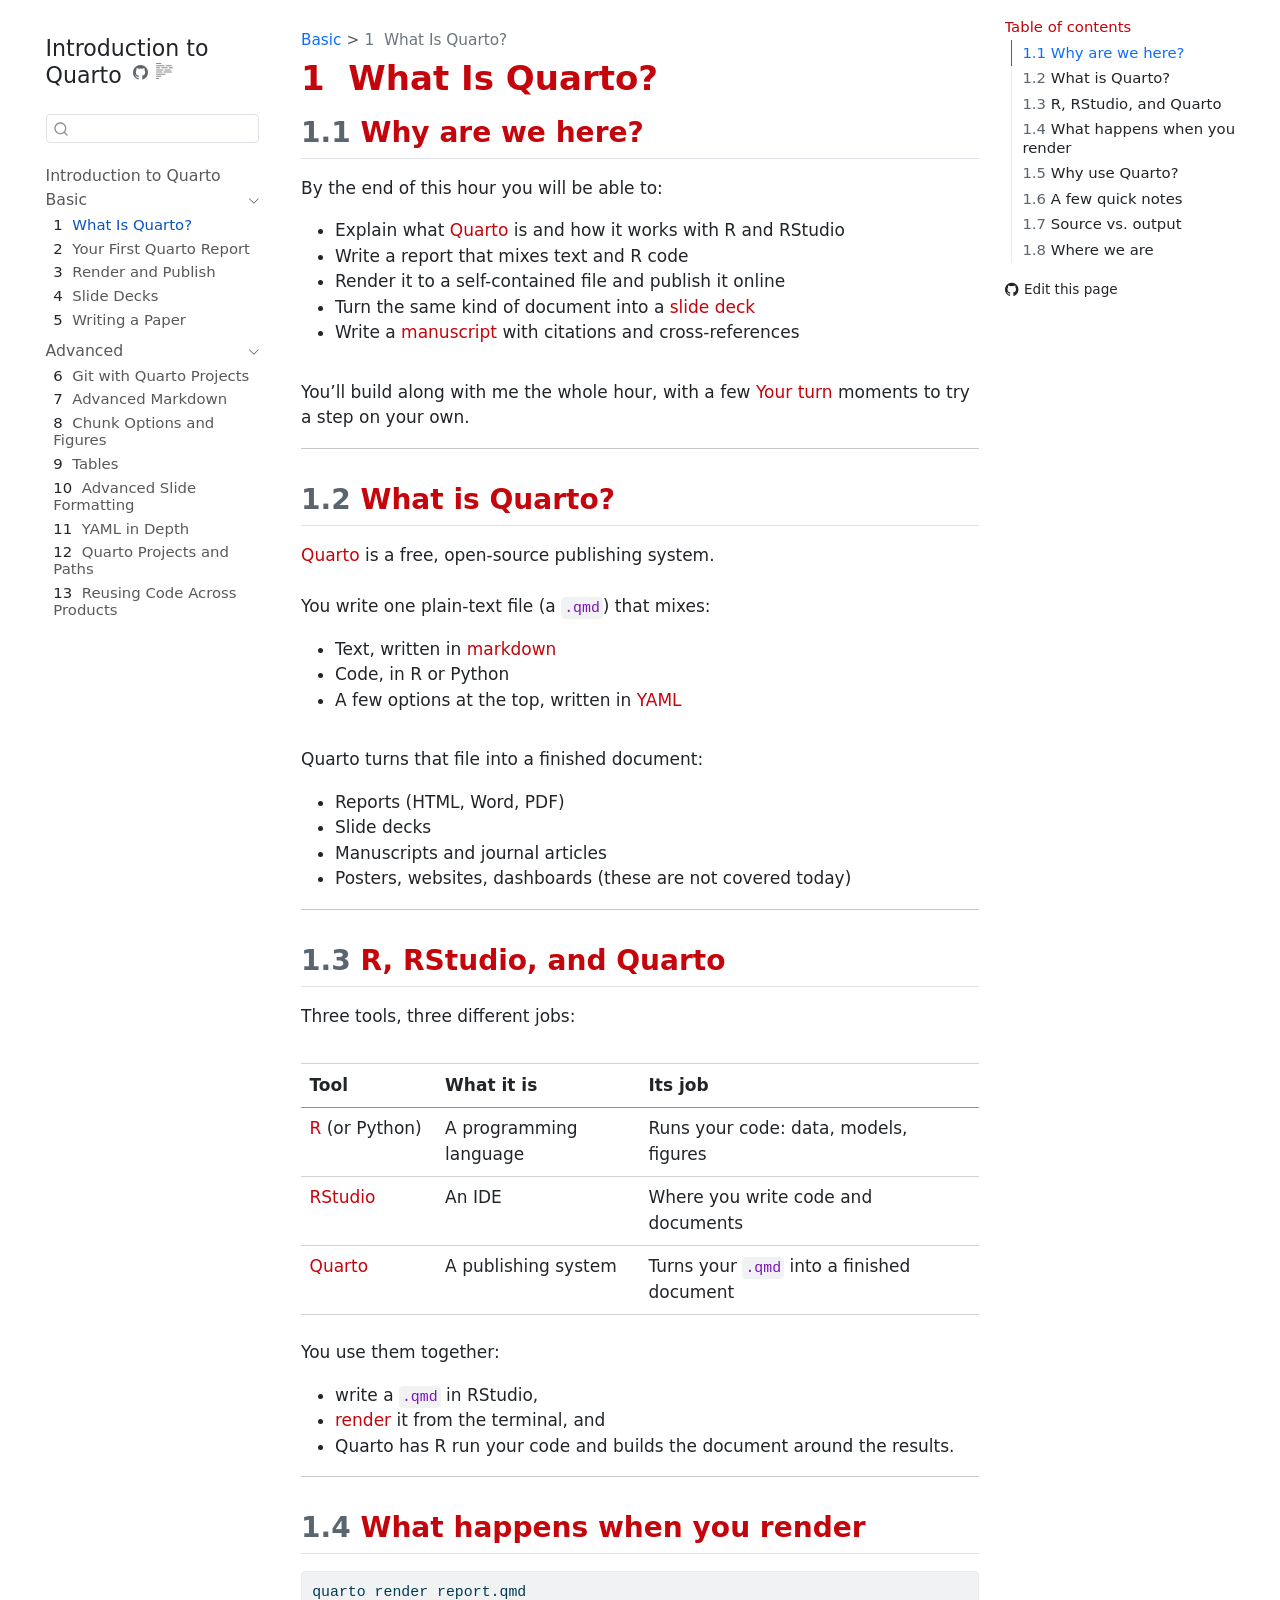
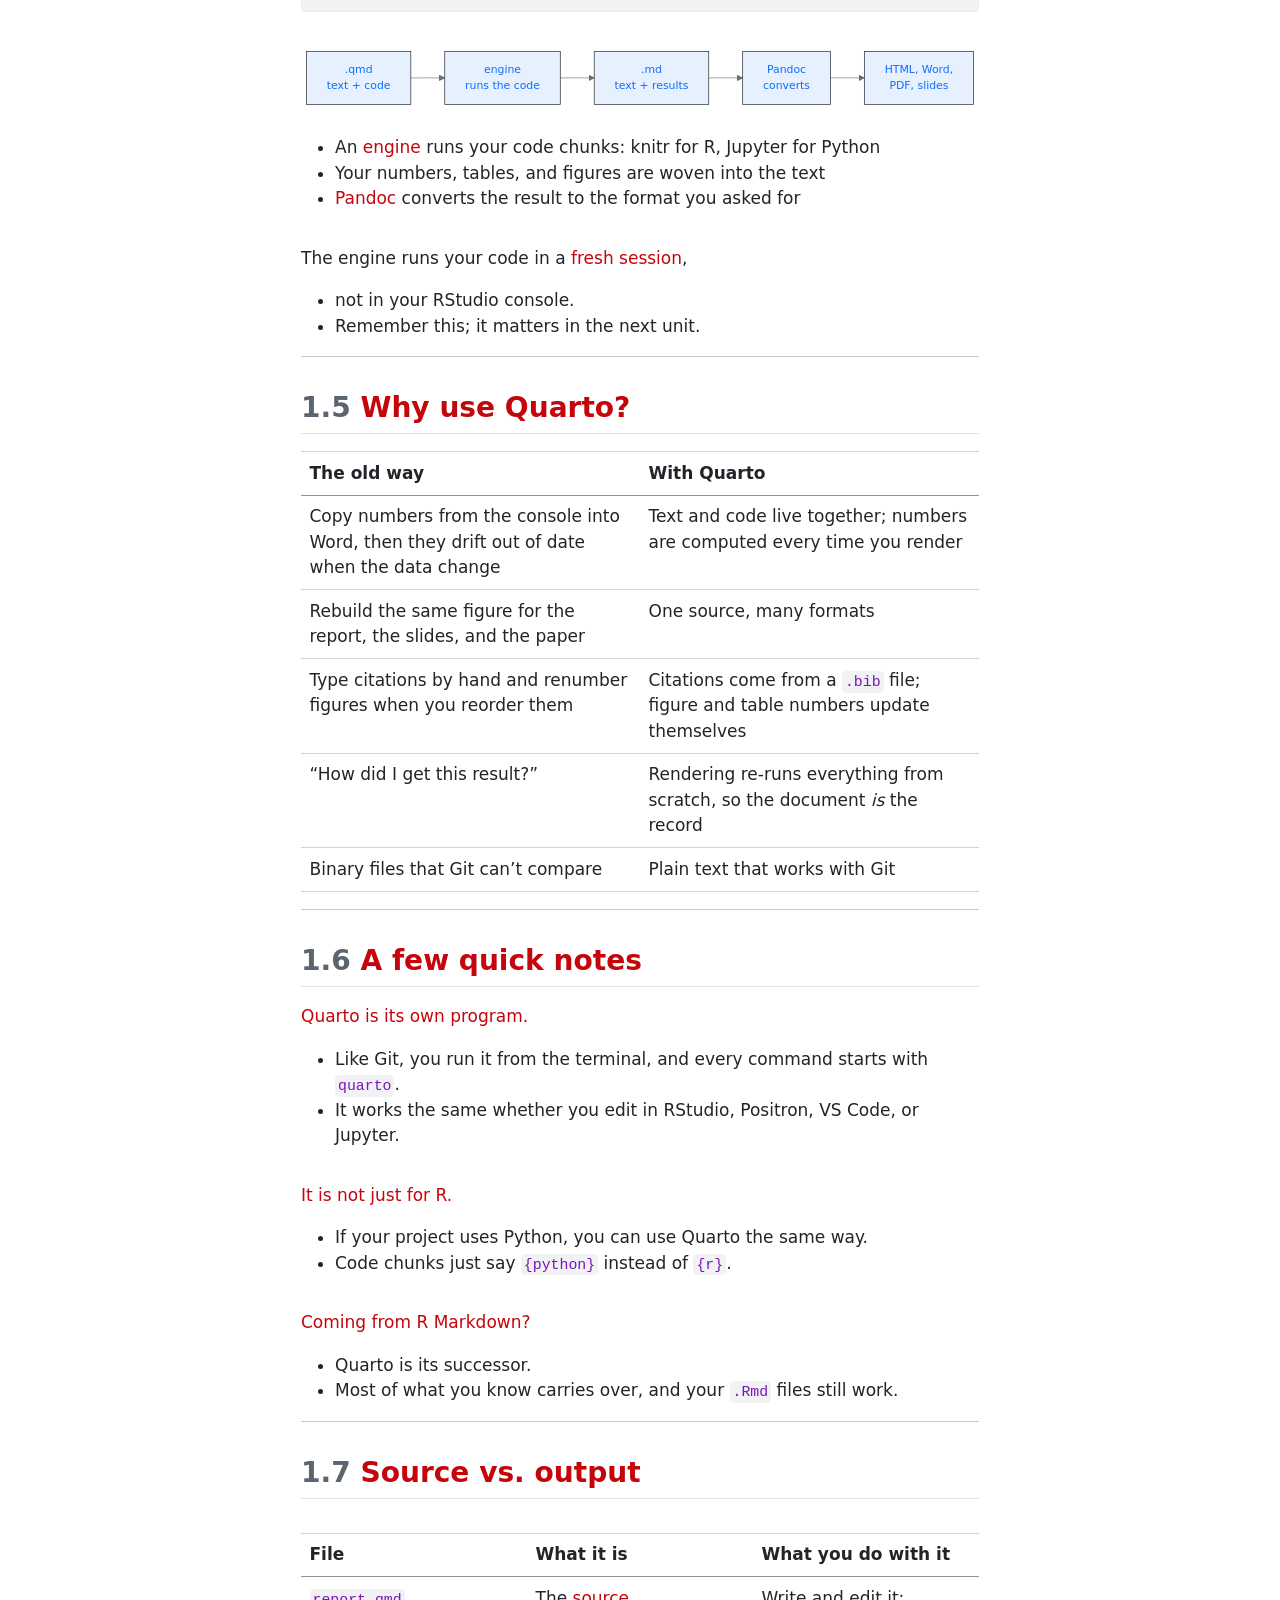
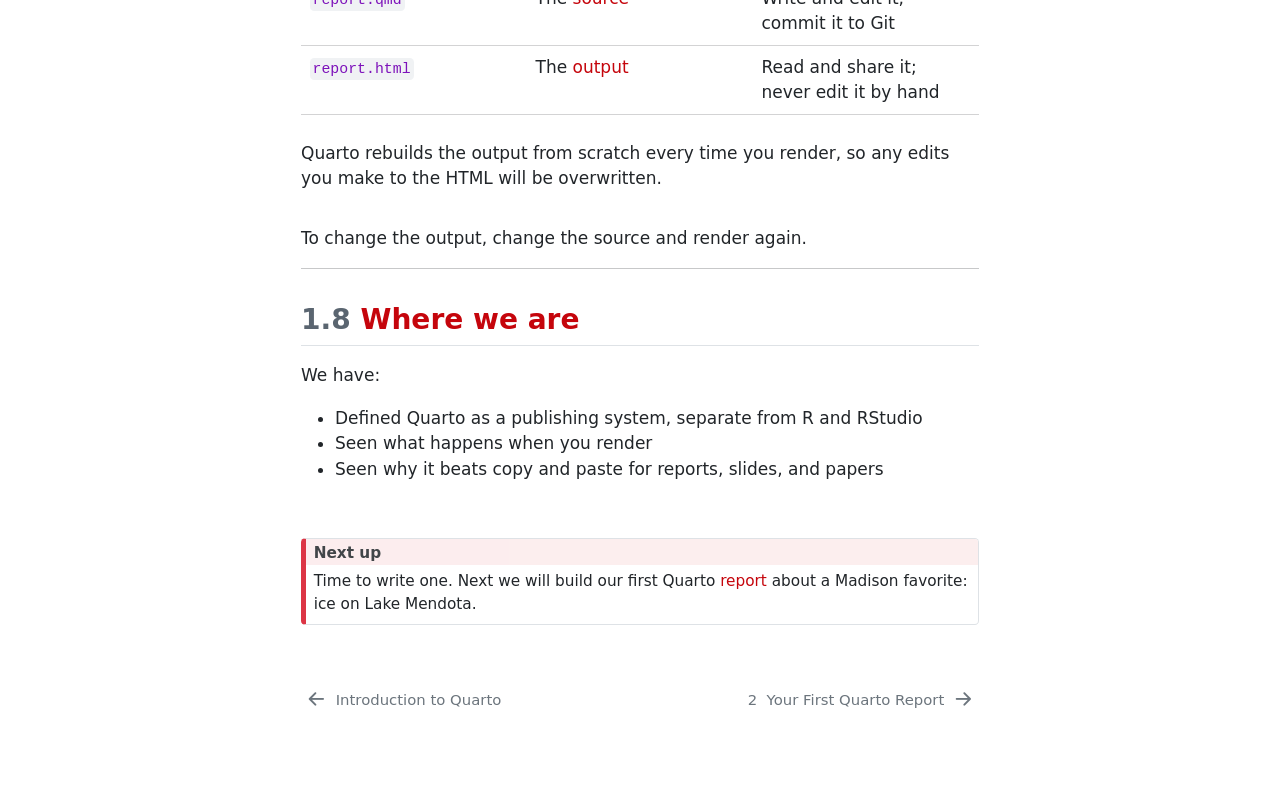
<file: 01_intro.html>
<!DOCTYPE html>
<html xmlns="http://www.w3.org/1999/xhtml" lang="en" xml:lang="en"><head>

<meta charset="utf-8">
<meta name="generator" content="quarto-1.11.9">

<meta name="viewport" content="width=device-width, initial-scale=1.0, user-scalable=yes">


<title>1&nbsp; What Is Quarto? – Introduction to Quarto</title>
<style>
/* Default styles provided by pandoc.
** See https://pandoc.org/MANUAL.html#variables-for-html for config info.
*/
span.smallcaps{font-variant: small-caps;}
div.columns{display: flex; gap: 1.5em;}
div.column{flex: auto;}
@media screen {
div.columns{gap: min(4vw, 1.5em);}
div.column{overflow-x: auto;}
}
div.hanging-indent{margin-left: 1.5em; text-indent: -1.5em;}
ul.task-list{list-style: none;}
ul.task-list li input[type="checkbox"] {
  width: 0.8em;
  margin: 0 0.8em 0.2em -1em; /* quarto-specific, see https://github.com/quarto-dev/quarto-cli/issues/4556 */ 
  vertical-align: middle;
}
/* CSS for syntax highlighting */
html { -webkit-text-size-adjust: 100%; }
pre > code.sourceCode { white-space: pre; position: relative; }
pre > code.sourceCode > span { display: inline-block; line-height: 1.25; }
pre > code.sourceCode > span:empty { height: 1.2em; }
.sourceCode { overflow: visible; }
code.sourceCode > span { color: inherit; text-decoration: inherit; }
div.sourceCode { margin: 1em 0; }
pre.sourceCode { margin: 0; }
@media screen {
div.sourceCode { overflow: auto; }
}
@media print {
pre > code.sourceCode { white-space: pre-wrap; }
pre > code.sourceCode > span { text-indent: -5em; padding-left: 5em; }
}
pre.numberSource code
  { counter-reset: source-line 0; }
pre.numberSource code > span
  { position: relative; left: -4em; counter-increment: source-line; }
pre.numberSource code > span > a:first-child::before
  { content: counter(source-line);
    position: relative; left: -1em; text-align: right; vertical-align: baseline;
    border: none; display: inline-block;
    -webkit-touch-callout: none; -webkit-user-select: none;
    -khtml-user-select: none; -moz-user-select: none;
    -ms-user-select: none; user-select: none;
    padding: 0 4px; width: 4em;
  }
pre.numberSource { margin-left: 3em;  padding-left: 4px; }
div.sourceCode
  {   }
@media screen {
pre > code.sourceCode > span > a:first-child::before { text-decoration: underline; }
}
</style>


<script src="site_libs/quarto-nav/quarto-nav.js"></script>
<script src="site_libs/quarto-nav/headroom.min.js"></script>
<script src="site_libs/clipboard/clipboard.min.js"></script>
<script src="site_libs/quarto-search/autocomplete.umd.js"></script>
<script src="site_libs/quarto-search/fuse.min.js"></script>
<script src="site_libs/quarto-search/quarto-search.js"></script>
<meta name="quarto:offset" content="./">
<link href="./02_report.html" rel="next">
<link href="./index.html" rel="prev">
<script src="site_libs/quarto-html/quarto.js" type="module"></script>
<script src="site_libs/quarto-html/tabsets/tabsets.js" type="module"></script>
<script src="site_libs/quarto-html/scrollable-regions/scrollable-regions.js" type="module"></script>
<script src="site_libs/quarto-html/popper.min.js"></script>
<script src="site_libs/quarto-html/tippy.umd.min.js"></script>
<script src="site_libs/quarto-html/anchor.min.js"></script>
<link href="site_libs/quarto-html/tippy.css" rel="stylesheet">
<link href="site_libs/quarto-html/quarto-syntax-highlighting-63b5708e65d6cd79cd7618c58d0c21e7.css" rel="stylesheet" id="quarto-text-highlighting-styles">
<script src="site_libs/bootstrap/bootstrap.min.js"></script>
<link href="site_libs/bootstrap/bootstrap-icons.css" rel="stylesheet">
<link href="site_libs/bootstrap/bootstrap-1d8401ff0d8d4c39815efe9fd2eba9a8.min.css" rel="stylesheet" append-hash="true" id="quarto-bootstrap" data-mode="light">
<script id="quarto-search-options" type="application/json">{
  "location": "sidebar",
  "copy-button": false,
  "collapse-after": 3,
  "panel-placement": "start",
  "type": "textbox",
  "limit": 50,
  "keyboard-shortcut": [
    "f",
    "/",
    "s"
  ],
  "show-item-context": false,
  "language": {
    "search-no-results-text": "No results",
    "search-matching-documents-text": "matching documents",
    "search-copy-link-title": "Copy link to search",
    "search-hide-matches-text": "Hide additional matches",
    "search-more-match-text": "more match in this document",
    "search-more-matches-text": "more matches in this document",
    "search-clear-button-title": "Clear",
    "search-text-placeholder": "",
    "search-detached-cancel-button-title": "Cancel",
    "search-submit-button-title": "Submit",
    "search-label": "Search"
  }
}</script>
<script src="site_libs/quarto-diagram/mermaid.min.js"></script>
<script src="site_libs/quarto-diagram/mermaid-init.js"></script>
<link href="site_libs/quarto-diagram/mermaid.css" rel="stylesheet">


<link rel="stylesheet" href="book.css">
<link rel="stylesheet" href="utilities.css">
</head>

<body class="nav-sidebar floating quarto-light"><a id="quarto-skip-link" class="visually-hidden-focusable" href="#quarto-document-content">Skip to main content</a>

<div id="quarto-search-results"></div>
  <header id="quarto-header" class="headroom fixed-top">
  <nav class="quarto-secondary-nav" aria-label="Toolbar">
    <div class="container-fluid d-flex">
      <button type="button" class="quarto-btn-toggle btn" data-bs-toggle="collapse" role="button" data-bs-target=".quarto-sidebar-collapse-item" aria-controls="quarto-sidebar" aria-expanded="false" aria-label="Toggle sidebar navigation" onclick="if (window.quartoToggleHeadroom) { window.quartoToggleHeadroom(); }">
        <i class="bi bi-layout-text-sidebar-reverse"></i>
      </button>
        <nav class="quarto-page-breadcrumbs" aria-label="Breadcrumbs"><ol class="breadcrumb"><li class="breadcrumb-item"><a href="./01_intro.html">Basic</a></li><li class="breadcrumb-item"><a href="./01_intro.html"><span class="chapter-number">1</span>&nbsp; <span class="chapter-title">What Is Quarto?</span></a></li></ol></nav>
        <a class="flex-grow-1" data-bs-toggle="collapse" data-bs-target=".quarto-sidebar-collapse-item" onclick="if (window.quartoToggleHeadroom) { window.quartoToggleHeadroom(); }">      
        </a>
      <button type="button" class="btn quarto-search-button" aria-label="Search" onclick="window.quartoOpenSearch();">
        <i class="bi bi-search"></i>
      </button>
    </div>
  </nav>
</header>
<!-- content -->
<div id="quarto-content" class="quarto-container page-columns page-rows-contents page-layout-article">
<!-- sidebar -->
  <nav id="quarto-sidebar" class="sidebar collapse collapse-horizontal quarto-sidebar-collapse-item sidebar-navigation floating overflow-auto" aria-label="Site">
    <div class="pt-lg-2 mt-2 text-left sidebar-header">
    <div class="sidebar-title mb-0 py-0">
      <a href="./">Introduction to Quarto</a> 
        <div class="sidebar-tools-main">
    <a href="https://github.com/jjcurtin/book_quarto" title="Source Code" class="quarto-navigation-tool px-1" aria-label="Source Code"><i class="bi bi-github"></i></a>
  <a href="" class="quarto-reader-toggle quarto-navigation-tool px-1" onclick="window.quartoToggleReader(); return false;" title="Toggle reader mode">
  <div class="quarto-reader-toggle-btn">
  <i class="bi"></i>
  </div>
</a>
</div>
    </div>
      </div>
        <div class="mt-2 flex-shrink-0 align-items-center">
        <div class="sidebar-search">
        <div id="quarto-search" class="" title="Search"></div>
        </div>
        </div>
    <div class="sidebar-menu-container"> 
    <ul class="list-unstyled mt-1">
        <li class="sidebar-item">
  <div class="sidebar-item-container"> 
  <a href="./index.html" class="sidebar-item-text sidebar-link">
 <span class="menu-text">Introduction to Quarto</span></a>
  </div>
</li>
        <li class="sidebar-item sidebar-item-section">
      <div class="sidebar-item-container"> 
            <button type="button" class="sidebar-item-text sidebar-item-toggle sidebar-link text-start" data-bs-toggle="collapse" data-bs-target="#quarto-sidebar-section-1" aria-controls="quarto-sidebar-section-1" aria-expanded="true">
 <span class="menu-text" id="quarto-sidebar-section-1-label">Basic</span><i class="bi bi-chevron-right" aria-hidden="true"></i></button>
      </div>
      <ul id="quarto-sidebar-section-1" aria-labelledby="quarto-sidebar-section-1-label" class="collapse list-unstyled sidebar-section depth1 show">  
          <li class="sidebar-item">
  <div class="sidebar-item-container"> 
  <a href="./01_intro.html" class="sidebar-item-text sidebar-link active">
 <span class="menu-text"><span class="chapter-number">1</span>&nbsp; <span class="chapter-title">What Is Quarto?</span></span></a>
  </div>
</li>
          <li class="sidebar-item">
  <div class="sidebar-item-container"> 
  <a href="./02_report.html" class="sidebar-item-text sidebar-link">
 <span class="menu-text"><span class="chapter-number">2</span>&nbsp; <span class="chapter-title">Your First Quarto Report</span></span></a>
  </div>
</li>
          <li class="sidebar-item">
  <div class="sidebar-item-container"> 
  <a href="./03_publish.html" class="sidebar-item-text sidebar-link">
 <span class="menu-text"><span class="chapter-number">3</span>&nbsp; <span class="chapter-title">Render and Publish</span></span></a>
  </div>
</li>
          <li class="sidebar-item">
  <div class="sidebar-item-container"> 
  <a href="./04_slides.html" class="sidebar-item-text sidebar-link">
 <span class="menu-text"><span class="chapter-number">4</span>&nbsp; <span class="chapter-title">Slide Decks</span></span></a>
  </div>
</li>
          <li class="sidebar-item">
  <div class="sidebar-item-container"> 
  <a href="./05_paper.html" class="sidebar-item-text sidebar-link">
 <span class="menu-text"><span class="chapter-number">5</span>&nbsp; <span class="chapter-title">Writing a Paper</span></span></a>
  </div>
</li>
      </ul>
  </li>
        <li class="sidebar-item sidebar-item-section">
      <div class="sidebar-item-container"> 
            <button type="button" class="sidebar-item-text sidebar-item-toggle sidebar-link text-start" data-bs-toggle="collapse" data-bs-target="#quarto-sidebar-section-2" aria-controls="quarto-sidebar-section-2" aria-expanded="true">
 <span class="menu-text" id="quarto-sidebar-section-2-label">Advanced</span><i class="bi bi-chevron-right" aria-hidden="true"></i></button>
      </div>
      <ul id="quarto-sidebar-section-2" aria-labelledby="quarto-sidebar-section-2-label" class="collapse list-unstyled sidebar-section depth1 show">  
          <li class="sidebar-item">
  <div class="sidebar-item-container"> 
  <a href="./git_quarto.html" class="sidebar-item-text sidebar-link">
 <span class="menu-text"><span class="chapter-number">6</span>&nbsp; <span class="chapter-title">Git with Quarto Projects</span></span></a>
  </div>
</li>
          <li class="sidebar-item">
  <div class="sidebar-item-container"> 
  <a href="./markdown.html" class="sidebar-item-text sidebar-link">
 <span class="menu-text"><span class="chapter-number">7</span>&nbsp; <span class="chapter-title">Advanced Markdown</span></span></a>
  </div>
</li>
          <li class="sidebar-item">
  <div class="sidebar-item-container"> 
  <a href="./chunk_options.html" class="sidebar-item-text sidebar-link">
 <span class="menu-text"><span class="chapter-number">8</span>&nbsp; <span class="chapter-title">Chunk Options and Figures</span></span></a>
  </div>
</li>
          <li class="sidebar-item">
  <div class="sidebar-item-container"> 
  <a href="./tables.html" class="sidebar-item-text sidebar-link">
 <span class="menu-text"><span class="chapter-number">9</span>&nbsp; <span class="chapter-title">Tables</span></span></a>
  </div>
</li>
          <li class="sidebar-item">
  <div class="sidebar-item-container"> 
  <a href="./slide_formatting.html" class="sidebar-item-text sidebar-link">
 <span class="menu-text"><span class="chapter-number">10</span>&nbsp; <span class="chapter-title">Advanced Slide Formatting</span></span></a>
  </div>
</li>
          <li class="sidebar-item">
  <div class="sidebar-item-container"> 
  <a href="./yaml.html" class="sidebar-item-text sidebar-link">
 <span class="menu-text"><span class="chapter-number">11</span>&nbsp; <span class="chapter-title">YAML in Depth</span></span></a>
  </div>
</li>
          <li class="sidebar-item">
  <div class="sidebar-item-container"> 
  <a href="./projects_paths.html" class="sidebar-item-text sidebar-link">
 <span class="menu-text"><span class="chapter-number">12</span>&nbsp; <span class="chapter-title">Quarto Projects and Paths</span></span></a>
  </div>
</li>
          <li class="sidebar-item">
  <div class="sidebar-item-container"> 
  <a href="./reuse_code.html" class="sidebar-item-text sidebar-link">
 <span class="menu-text"><span class="chapter-number">13</span>&nbsp; <span class="chapter-title">Reusing Code Across Products</span></span></a>
  </div>
</li>
      </ul>
  </li>
    </ul>
    </div>
</nav>
<div id="quarto-sidebar-glass" class="quarto-sidebar-collapse-item" data-bs-toggle="collapse" data-bs-target=".quarto-sidebar-collapse-item"></div>
<!-- margin-sidebar -->
    <div id="quarto-margin-sidebar" class="sidebar margin-sidebar">
        <nav id="TOC" role="doc-toc" aria-labelledby="toc-title" class="toc-active">
    <h2 id="toc-title">Table of contents</h2>
   
  <ul>
  <li><a href="#why-are-we-here" id="toc-why-are-we-here" class="nav-link active" data-scroll-target="#why-are-we-here"><span class="header-section-number">1.1</span> Why are we here?</a></li>
  <li><a href="#what-is-quarto" id="toc-what-is-quarto" class="nav-link" data-scroll-target="#what-is-quarto"><span class="header-section-number">1.2</span> What is Quarto?</a></li>
  <li><a href="#r-rstudio-and-quarto" id="toc-r-rstudio-and-quarto" class="nav-link" data-scroll-target="#r-rstudio-and-quarto"><span class="header-section-number">1.3</span> R, RStudio, and Quarto</a></li>
  <li><a href="#what-happens-when-you-render" id="toc-what-happens-when-you-render" class="nav-link" data-scroll-target="#what-happens-when-you-render"><span class="header-section-number">1.4</span> What happens when you render</a></li>
  <li><a href="#why-use-quarto" id="toc-why-use-quarto" class="nav-link" data-scroll-target="#why-use-quarto"><span class="header-section-number">1.5</span> Why use Quarto?</a></li>
  <li><a href="#a-few-quick-notes" id="toc-a-few-quick-notes" class="nav-link" data-scroll-target="#a-few-quick-notes"><span class="header-section-number">1.6</span> A few quick notes</a></li>
  <li><a href="#source-vs.-output" id="toc-source-vs.-output" class="nav-link" data-scroll-target="#source-vs.-output"><span class="header-section-number">1.7</span> Source vs.&nbsp;output</a></li>
  <li><a href="#where-we-are" id="toc-where-we-are" class="nav-link" data-scroll-target="#where-we-are"><span class="header-section-number">1.8</span> Where we are</a></li>
  </ul>
<div class="toc-actions"><ul><li><a href="https://github.com/jjcurtin/book_quarto/edit/main/01_intro.qmd" class="toc-action"><i class="bi bi-github"></i>Edit this page</a></li></ul></div></nav>
    </div>
<!-- main -->
<main class="content" id="quarto-document-content" tabindex="-1">

<header id="title-block-header" class="quarto-title-block default"><nav class="quarto-page-breadcrumbs quarto-title-breadcrumbs d-none d-lg-block" aria-label="Breadcrumbs"><ol class="breadcrumb"><li class="breadcrumb-item"><a href="./01_intro.html">Basic</a></li><li class="breadcrumb-item"><a href="./01_intro.html"><span class="chapter-number">1</span>&nbsp; <span class="chapter-title">What Is Quarto?</span></a></li></ol></nav>
<div class="quarto-title">
<h1 class="title"><span class="chapter-number">1</span>&nbsp; <span class="chapter-title">What Is Quarto?</span></h1>
</div>



<div class="quarto-title-meta">

    
  
    
  </div>
  


</header>


<section id="why-are-we-here" class="level2" data-number="1.1">
<h2 data-number="1.1" class="anchored" data-anchor-id="why-are-we-here"><span class="header-section-number">1.1</span> Why are we here?</h2>
<p>By the end of this hour you will be able to:</p>
<ul>
<li>Explain what <span class="uwred">Quarto</span> is and how it works with R and RStudio</li>
<li>Write a report that mixes text and R code</li>
<li>Render it to a self-contained file and publish it online</li>
<li>Turn the same kind of document into a <span class="uwred">slide deck</span></li>
<li>Write a <span class="uwred">manuscript</span> with citations and cross-references</li>
</ul>
<div class="gap-md">

</div>
<p>You’ll build along with me the whole hour, with a few <span class="uwred">Your turn</span> moments to try a step on your own.</p>
<hr>
</section>
<section id="what-is-quarto" class="level2" data-number="1.2">
<h2 data-number="1.2" class="anchored" data-anchor-id="what-is-quarto"><span class="header-section-number">1.2</span> What is Quarto?</h2>
<p><span class="uwred">Quarto</span> is a free, open-source publishing system.</p>
<div class="gap-sm">

</div>
<p>You write one plain-text file (a <code>.qmd</code>) that mixes:</p>
<ul>
<li>Text, written in <span class="uwred">markdown</span></li>
<li>Code, in R or Python</li>
<li>A few options at the top, written in <span class="uwred">YAML</span></li>
</ul>
<div class="gap-md">

</div>
<p>Quarto turns that file into a finished document:</p>
<ul>
<li>Reports (HTML, Word, PDF)</li>
<li>Slide decks</li>
<li>Manuscripts and journal articles</li>
<li>Posters, websites, dashboards (these are not covered today)</li>
</ul>
<hr>
</section>
<section id="r-rstudio-and-quarto" class="level2" data-number="1.3">
<h2 data-number="1.3" class="anchored" data-anchor-id="r-rstudio-and-quarto"><span class="header-section-number">1.3</span> R, RStudio, and Quarto</h2>
<p>Three tools, three different jobs:</p>
<div class="gap-sm">

</div>
<table class="caption-top table">
<colgroup>
<col style="width: 20%">
<col style="width: 30%">
<col style="width: 50%">
</colgroup>
<thead>
<tr class="header">
<th>Tool</th>
<th>What it is</th>
<th>Its job</th>
</tr>
</thead>
<tbody>
<tr class="odd">
<td><span class="uwred">R</span> (or Python)</td>
<td>A programming language</td>
<td>Runs your code: data, models, figures</td>
</tr>
<tr class="even">
<td><span class="uwred">RStudio</span></td>
<td>An IDE</td>
<td>Where you write code and documents</td>
</tr>
<tr class="odd">
<td><span class="uwred">Quarto</span></td>
<td>A publishing system</td>
<td>Turns your <code>.qmd</code> into a finished document</td>
</tr>
</tbody>
</table>
<div class="gap-md">

</div>
<p>You use them together:</p>
<ul>
<li>write a <code>.qmd</code> in RStudio,</li>
<li><span class="uwred">render</span> it from the terminal, and</li>
<li>Quarto has R run your code and builds the document around the results.</li>
</ul>
<hr>
</section>
<section id="what-happens-when-you-render" class="level2" data-number="1.4">
<h2 data-number="1.4" class="anchored" data-anchor-id="what-happens-when-you-render"><span class="header-section-number">1.4</span> What happens when you render</h2>
<div class="code-copy-outer-scaffold"><div class="sourceCode" id="cb1"><pre class="sourceCode bash code-with-copy"><code class="sourceCode bash"><span id="cb1-1"><a href="#cb1-1" aria-hidden="true" tabindex="-1"></a><span class="ex">quarto</span> render report.qmd</span></code></pre></div><button title="Copy to Clipboard" class="code-copy-button"><i class="bi"></i></button></div>
<div class="cell" data-layout-align="default">
<div class="cell-output-display">
<div>
<p></p><figure class="figure"><p></p>
<div>

<pre class="mermaid mermaid-js">flowchart LR
  Q[".qmd&lt;br/&gt;text + code"] --&gt; E["engine&lt;br/&gt;runs the code"]
  E --&gt; M[".md&lt;br/&gt;text + results"]
  M --&gt; P["Pandoc&lt;br/&gt;converts"]
  P --&gt; O["HTML, Word,&lt;br/&gt;PDF, slides"]
</pre>
</div>
<p></p></figure><p></p>
</div>
</div>
</div>
<div class="gap-sm">

</div>
<ul>
<li>An <span class="uwred">engine</span> runs your code chunks: knitr for R, Jupyter for Python</li>
<li>Your numbers, tables, and figures are woven into the text</li>
<li><span class="uwred">Pandoc</span> converts the result to the format you asked for</li>
</ul>
<div class="gap-md">

</div>
<p>The engine runs your code in a <span class="uwred">fresh session</span>,</p>
<ul>
<li>not in your RStudio console.</li>
<li>Remember this; it matters in the next unit.</li>
</ul>
<hr>
</section>
<section id="why-use-quarto" class="level2" data-number="1.5">
<h2 data-number="1.5" class="anchored" data-anchor-id="why-use-quarto"><span class="header-section-number">1.5</span> Why use Quarto?</h2>
<table class="caption-top table">
<colgroup>
<col style="width: 50%">
<col style="width: 50%">
</colgroup>
<thead>
<tr class="header">
<th>The old way</th>
<th>With Quarto</th>
</tr>
</thead>
<tbody>
<tr class="odd">
<td>Copy numbers from the console into Word, then they drift out of date when the data change</td>
<td>Text and code live together; numbers are computed every time you render</td>
</tr>
<tr class="even">
<td>Rebuild the same figure for the report, the slides, and the paper</td>
<td>One source, many formats</td>
</tr>
<tr class="odd">
<td>Type citations by hand and renumber figures when you reorder them</td>
<td>Citations come from a <code>.bib</code> file; figure and table numbers update themselves</td>
</tr>
<tr class="even">
<td>“How did I get this result?”</td>
<td>Rendering re-runs everything from scratch, so the document <em>is</em> the record</td>
</tr>
<tr class="odd">
<td>Binary files that Git can’t compare</td>
<td>Plain text that works with Git</td>
</tr>
</tbody>
</table>
<hr>
</section>
<section id="a-few-quick-notes" class="level2" data-number="1.6">
<h2 data-number="1.6" class="anchored" data-anchor-id="a-few-quick-notes"><span class="header-section-number">1.6</span> A few quick notes</h2>
<p><span class="uwred">Quarto is its own program.</span></p>
<ul>
<li>Like Git, you run it from the terminal, and every command starts with <code>quarto</code>.</li>
<li>It works the same whether you edit in RStudio, Positron, VS Code, or Jupyter.</li>
</ul>
<div class="gap-md">

</div>
<p><span class="uwred">It is not just for R.</span></p>
<ul>
<li>If your project uses Python, you can use Quarto the same way.</li>
<li>Code chunks just say <code>{python}</code> instead of <code>{r}</code>.</li>
</ul>
<div class="gap-md">

</div>
<p><span class="uwred">Coming from R Markdown?</span></p>
<ul>
<li>Quarto is its successor.</li>
<li>Most of what you know carries over, and your <code>.Rmd</code> files still work.</li>
</ul>
<hr>
</section>
<section id="source-vs.-output" class="level2" data-number="1.7">
<h2 data-number="1.7" class="anchored" data-anchor-id="source-vs.-output"><span class="header-section-number">1.7</span> Source vs.&nbsp;output</h2>
<div class="gap-sm">

</div>
<table class="caption-top table">
<colgroup>
<col style="width: 33%">
<col style="width: 33%">
<col style="width: 33%">
</colgroup>
<thead>
<tr class="header">
<th>File</th>
<th>What it is</th>
<th>What you do with it</th>
</tr>
</thead>
<tbody>
<tr class="odd">
<td><code>report.qmd</code></td>
<td>The <span class="uwred">source</span></td>
<td>Write and edit it; commit it to Git</td>
</tr>
<tr class="even">
<td><code>report.html</code></td>
<td>The <span class="uwred">output</span></td>
<td>Read and share it; never edit it by hand</td>
</tr>
</tbody>
</table>
<div class="gap-md">

</div>
<p>Quarto rebuilds the output from scratch every time you render, so any edits you make to the HTML will be overwritten.</p>
<div class="gap-md">

</div>
<p>To change the output, change the source and render again.</p>
<hr>
</section>
<section id="where-we-are" class="level2" data-number="1.8">
<h2 data-number="1.8" class="anchored" data-anchor-id="where-we-are"><span class="header-section-number">1.8</span> Where we are</h2>
<p>We have:</p>
<ul>
<li>Defined Quarto as a publishing system, separate from R and RStudio</li>
<li>Seen what happens when you render</li>
<li>Seen why it beats copy and paste for reports, slides, and papers</li>
</ul>
<div class="gap-md">

</div>
<div class="callout-wide">
<div class="callout callout-style-default callout-important no-icon callout-titled">
<div class="callout-header d-flex align-content-center">
<div class="callout-icon-container">
<i class="callout-icon no-icon"></i>
</div>
<div class="callout-title-container flex-fill">
<span class="screen-reader-only">Important</span>Next up
</div>
</div>
<div class="callout-body-container callout-body">
<p>Time to write one. Next we will build our first Quarto <span class="uwred">report</span> about a Madison favorite: ice on Lake Mendota.</p>
</div>
</div>
</div>


</section>

</main> <!-- /main -->
<script id="quarto-html-after-body" type="application/javascript">
  window.document.addEventListener("DOMContentLoaded", function (event) {
    const icon = "";
    const anchorJS = new window.AnchorJS();
    anchorJS.options = {
      placement: 'right',
      icon: icon
    };
    anchorJS.add('.anchored');
    const isCodeAnnotation = (el) => {
      for (const clz of el.classList) {
        if (clz.startsWith('code-annotation-')) {                     
          return true;
        }
      }
      return false;
    }
    const onCopySuccess = function(e) {
      // button target
      const button = e.trigger;
      // don't keep focus
      button.blur();
      // flash "checked"
      button.classList.add('code-copy-button-checked');
      var currentTitle = button.getAttribute("title");
      button.setAttribute("title", "Copied!");
      let tooltip;
      if (window.bootstrap) {
        button.setAttribute("data-bs-toggle", "tooltip");
        button.setAttribute("data-bs-placement", "left");
        button.setAttribute("data-bs-title", "Copied!");
        tooltip = new bootstrap.Tooltip(button, 
          { trigger: "manual", 
            customClass: "code-copy-button-tooltip",
            offset: [0, -8]});
        tooltip.show();    
      }
      setTimeout(function() {
        if (tooltip) {
          tooltip.hide();
          button.removeAttribute("data-bs-title");
          button.removeAttribute("data-bs-toggle");
          button.removeAttribute("data-bs-placement");
        }
        button.setAttribute("title", currentTitle);
        button.classList.remove('code-copy-button-checked');
      }, 1000);
      // clear code selection
      e.clearSelection();
    }
    const getTextToCopy = function(trigger) {
      const outerScaffold = trigger.parentElement.cloneNode(true);
      const codeEl = outerScaffold.querySelector('code');
      for (const childEl of codeEl.children) {
        if (isCodeAnnotation(childEl)) {
          childEl.remove();
        }
      }
      return codeEl.innerText;
    }
    const clipboard = new window.ClipboardJS('.code-copy-button:not([data-in-quarto-modal])', {
      text: getTextToCopy
    });
    clipboard.on('success', onCopySuccess);
    if (window.document.getElementById('quarto-embedded-source-code-modal')) {
      const clipboardModal = new window.ClipboardJS('.code-copy-button[data-in-quarto-modal]', {
        text: getTextToCopy,
        container: window.document.getElementById('quarto-embedded-source-code-modal')
      });
      clipboardModal.on('success', onCopySuccess);
    }
      var localhostRegex = new RegExp(/^(?:http|https):\/\/localhost\:?[0-9]*\//);
      var mailtoRegex = new RegExp(/^mailto:/);
        var filterRegex = new RegExp("https:\/\/jjcurtin\.github\.io\/book_quarto\/");
      var isInternal = (href) => {
          return filterRegex.test(href) || localhostRegex.test(href) || mailtoRegex.test(href);
      }
      // Inspect non-navigation links and adorn them if external
      window.quartoDecorateExternalLinks = function (root) {
     var links = (root || window.document).querySelectorAll('a[href]:not(.nav-link):not(.navbar-brand):not(.toc-action):not(.sidebar-link):not(.sidebar-item-toggle):not(.pagination-link):not(.no-external):not([aria-hidden]):not(.dropdown-item):not(.quarto-navigation-tool):not(.about-link)');
      for (var i=0; i<links.length; i++) {
        const link = links[i];
        if (!isInternal(link.href)) {
          // undo the damage that might have been done by quarto-nav.js in the case of
          // links that we want to consider external
          if (link.dataset.originalHref !== undefined) {
            link.href = link.dataset.originalHref;
          }
          if (!link.classList.contains('no-external-icon')) {
          }
        }
      }
      };
      window.quartoDecorateExternalLinks(window.document);
    // Esc closes the popup (WCAG 1.4.13) and focus leaving both trigger and
    // popup closes it (WCAG 2.4.11); tippy handles neither for interactive popups.
    const hideOnEscAndFocusOut = {
      name: 'hideOnEscAndFocusOut',
      defaultValue: true,
      fn(instance) {
        const dismiss = () => {
          // A show scheduled by the trigger delay would otherwise reopen it
          instance.clearDelayTimeouts();
          instance.hide();
        };
        const onKeyDown = (event) => {
          if (event.key !== 'Escape') {
            return;
          }
          // Keep Esc from also reaching page handlers (e.g. reveal.js overview),
          // except an open reveal.js slide menu, which Esc should close too.
          // The menu handles keys only when its keyboard option is on.
          const menuHandlesEsc = window.Reveal?.getPlugin?.('menu')?.isOpen() &&
            window.Reveal.getConfig().menu?.keyboard !== false;
          if (!menuHandlesEsc) {
            event.stopPropagation();
          }
          if (instance.popper.contains(window.document.activeElement)) {
            // Disabled while refocusing so the focus trigger does not reopen it
            instance.disable();
            instance.reference.focus();
            instance.enable();
          }
          dismiss();
        };
        const onFocusOut = (event) => {
          const target = event.relatedTarget;
          if (target && !instance.reference.contains(target) &&
              !instance.popper.contains(target)) {
            dismiss();
          }
        };
        // On the trigger too: a click trigger (code-annotations: select) has no
        // blur handling. Attached for the instance's lifetime so leaving the
        // trigger also cancels a show still pending on the trigger delay.
        instance.reference.addEventListener('focusout', onFocusOut);
        return {
          onShow() {
            window.document.addEventListener('keydown', onKeyDown, true);
            instance.popper.addEventListener('focusout', onFocusOut);
          },
          onHide() {
            window.document.removeEventListener('keydown', onKeyDown, true);
            instance.popper.removeEventListener('focusout', onFocusOut);
          },
          onDestroy() {
            instance.reference.removeEventListener('focusout', onFocusOut);
          },
        };
      },
    };
    function tippyHover(el, contentFn, onTriggerFn, onUntriggerFn) {
      const config = {
        allowHTML: true,
        maxWidth: 500,
        delay: 100,
        arrow: false,
        appendTo: function(el) {
            return el.parentElement;
        },
        interactive: true,
        interactiveBorder: 10,
        theme: 'quarto',
        placement: 'bottom-start',
        plugins: [hideOnEscAndFocusOut],
      };
      if (contentFn) {
        config.content = contentFn;
      }
      if (onTriggerFn) {
        config.onTrigger = onTriggerFn;
      }
      if (onUntriggerFn) {
        config.onUntrigger = onUntriggerFn;
      }
      window.tippy(el, config); 
    }
    const noterefs = window.document.querySelectorAll('a[role="doc-noteref"]');
    for (var i=0; i<noterefs.length; i++) {
      const ref = noterefs[i];
      tippyHover(ref, function() {
        // use id or data attribute instead here
        let href = ref.getAttribute('data-footnote-href') || ref.getAttribute('href');
        try { href = new URL(href).hash; } catch {}
        const id = href.replace(/^#\/?/, "");
        const note = window.document.getElementById(id);
        if (note) {
          return note.innerHTML;
        } else {
          return "";
        }
      });
    }
    const xrefs = window.document.querySelectorAll('a.quarto-xref');
    const processXRef = (id, note) => {
      // Strip column container classes
      const stripColumnClz = (el) => {
        el.classList.remove("page-full", "page-columns");
        if (el.children) {
          for (const child of el.children) {
            stripColumnClz(child);
          }
        }
      }
      stripColumnClz(note)
      if (id === null || id.startsWith('sec-')) {
        // Special case sections, only their first couple elements
        const container = document.createElement("div");
        if (note.children && note.children.length > 2) {
          container.appendChild(note.children[0].cloneNode(true));
          for (let i = 1; i < note.children.length; i++) {
            const child = note.children[i];
            if (child.tagName === "P" && child.innerText === "") {
              continue;
            } else {
              container.appendChild(child.cloneNode(true));
              break;
            }
          }
          if (window.Quarto?.typesetMath) {
            window.Quarto.typesetMath(container);
          }
          return container.innerHTML
        } else {
          if (window.Quarto?.typesetMath) {
            window.Quarto.typesetMath(note);
          }
          return note.innerHTML;
        }
      } else {
        // Remove any anchor links if they are present
        const anchorLink = note.querySelector('a.anchorjs-link');
        if (anchorLink) {
          anchorLink.remove();
        }
        if (window.Quarto?.typesetMath) {
          window.Quarto.typesetMath(note);
        }
        if (note.classList.contains("callout")) {
          return note.outerHTML;
        } else {
          return note.innerHTML;
        }
      }
    }
    for (var i=0; i<xrefs.length; i++) {
      const xref = xrefs[i];
      tippyHover(xref, undefined, function(instance) {
        instance.disable();
        let url = xref.getAttribute('href');
        let hash = undefined; 
        if (url.startsWith('#')) {
          hash = url;
        } else {
          try { hash = new URL(url).hash; } catch {}
        }
        if (hash) {
          const id = hash.replace(/^#\/?/, "");
          const note = window.document.getElementById(id);
          if (note !== null) {
            try {
              const html = processXRef(id, note.cloneNode(true));
              instance.setContent(html);
            } finally {
              instance.enable();
              instance.show();
            }
          } else {
            // See if we can fetch this
            fetch(url.split('#')[0])
            .then(res => res.text())
            .then(html => {
              const parser = new DOMParser();
              const htmlDoc = parser.parseFromString(html, "text/html");
              const note = htmlDoc.getElementById(id);
              if (note !== null) {
                const html = processXRef(id, note);
                instance.setContent(html);
              } 
            }).finally(() => {
              instance.enable();
              instance.show();
            });
          }
        } else {
          // See if we can fetch a full url (with no hash to target)
          // This is a special case and we should probably do some content thinning / targeting
          fetch(url)
          .then(res => res.text())
          .then(html => {
            const parser = new DOMParser();
            const htmlDoc = parser.parseFromString(html, "text/html");
            const note = htmlDoc.querySelector('main.content');
            if (note !== null) {
              // This should only happen for chapter cross references
              // (since there is no id in the URL)
              // remove the first header
              if (note.children.length > 0 && note.children[0].tagName === "HEADER") {
                note.children[0].remove();
              }
              const html = processXRef(null, note);
              instance.setContent(html);
            } 
          }).finally(() => {
            instance.enable();
            instance.show();
          });
        }
      }, function(instance) {
      });
    }
        let selectedAnnoteEl;
        const selectorForAnnotation = ( cell, annotation) => {
          let cellAttr = 'data-code-cell="' + cell + '"';
          let lineAttr = 'data-code-annotation="' +  annotation + '"';
          const selector = 'span[' + cellAttr + '][' + lineAttr + ']';
          return selector;
        }
        const selectCodeLines = (annoteEl) => {
          const doc = window.document;
          const targetCell = annoteEl.getAttribute("data-target-cell");
          const targetAnnotation = annoteEl.getAttribute("data-target-annotation");
          const annoteSpan = window.document.querySelector(selectorForAnnotation(targetCell, targetAnnotation));
          const lines = annoteSpan.getAttribute("data-code-lines").split(",");
          const lineIds = lines.map((line) => {
            return targetCell + "-" + line;
          })
          // Each band is positioned against its own containing block, which is
          // not the offsetParent of the lines, so place it from client rects.
          const placeBand = (band, firstEl, lastEl, codeBlock) => {
            const container = band.offsetParent;
            if (container === null) {
              return;
            }
            const containerRect = container.getBoundingClientRect();
            // Reveal.js scales slides with a transform, so convert client
            // pixels back to the CSS pixels of the container.
            const scale = containerRect.height / container.offsetHeight || 1;
            const firstRect = firstEl.getBoundingClientRect();
            const lastRect = lastEl.getBoundingClientRect();
            const top = (firstRect.top - containerRect.top) / scale - container.clientTop + container.scrollTop;
            const height = (lastRect.bottom - firstRect.top) / scale;
            band.style.top = top - 2 + "px";
            band.style.height = height + 4 + "px";
            if (codeBlock) {
              // Without the copy button wrapper, the containing block is wider
              // than the code block, so span the code block explicitly.
              const blockRect = codeBlock.getBoundingClientRect();
              band.style.left = (blockRect.left - containerRect.left) / scale - container.clientLeft + container.scrollLeft + "px";
              band.style.width = blockRect.width / scale + "px";
            }
          };
          if (lineIds.length > 0) {
            const el = window.document.getElementById(lineIds[0]);
            const lastEl = window.document.getElementById(lineIds[lineIds.length - 1]);
            const parent = el.parentElement.parentElement;
            // cook up a div (if necessary) and position it
            let div = window.document.getElementById("code-annotation-line-highlight");
            if (div === null) {
              div = window.document.createElement("div");
              div.setAttribute("id", "code-annotation-line-highlight");
              div.style.position = 'absolute';
              parent.appendChild(div);
            }
            placeBand(div, el, lastEl, parent.closest("div.sourceCode") || parent);
            let gutterDiv = window.document.getElementById("code-annotation-line-highlight-gutter");
            if (gutterDiv === null) {
              gutterDiv = window.document.createElement("div");
              gutterDiv.setAttribute("id", "code-annotation-line-highlight-gutter");
              gutterDiv.style.position = 'absolute';
              const codeCell = window.document.getElementById(targetCell);
              const gutter = codeCell.querySelector('.code-annotation-gutter');
              gutter.appendChild(gutterDiv);
            }
            placeBand(gutterDiv, el, lastEl);
            selectedAnnoteEl = annoteEl;
          }
        };
        const unselectCodeLines = () => {
          const elementsIds = ["code-annotation-line-highlight", "code-annotation-line-highlight-gutter"];
          elementsIds.forEach((elId) => {
            const div = window.document.getElementById(elId);
            if (div) {
              div.remove();
            }
          });
          selectedAnnoteEl = undefined;
        };
          // Handle positioning of the toggle
      window.addEventListener(
        "resize",
        throttle(() => {
          elRect = undefined;
          if (selectedAnnoteEl) {
            selectCodeLines(selectedAnnoteEl);
          }
        }, 10)
      );
      function throttle(fn, ms) {
      let throttle = false;
      let timer;
        return (...args) => {
          if(!throttle) { // first call gets through
              fn.apply(this, args);
              throttle = true;
          } else { // all the others get throttled
              if(timer) clearTimeout(timer); // cancel #2
              timer = setTimeout(() => {
                fn.apply(this, args);
                timer = throttle = false;
              }, ms);
          }
        };
      }
        // Attach click handler to the DT
        const annoteDls = window.document.querySelectorAll('dt[data-target-cell]');
        for (const annoteDlNode of annoteDls) {
          annoteDlNode.addEventListener('click', (event) => {
            const clickedEl = event.target;
            if (clickedEl !== selectedAnnoteEl) {
              unselectCodeLines();
              const activeEl = window.document.querySelector('dt[data-target-cell].code-annotation-active');
              if (activeEl) {
                activeEl.classList.remove('code-annotation-active');
              }
              selectCodeLines(clickedEl);
              clickedEl.classList.add('code-annotation-active');
            } else {
              // Unselect the line
              unselectCodeLines();
              clickedEl.classList.remove('code-annotation-active');
            }
          });
        }
    const findCites = (el) => {
      const parentEl = el.parentElement;
      if (parentEl) {
        const cites = parentEl.dataset.cites;
        if (cites) {
          return {
            el,
            cites: cites.split(' ')
          };
        } else {
          return findCites(el.parentElement)
        }
      } else {
        return undefined;
      }
    };
    var bibliorefs = window.document.querySelectorAll('a[role="doc-biblioref"]');
    for (var i=0; i<bibliorefs.length; i++) {
      const ref = bibliorefs[i];
      const citeInfo = findCites(ref);
      if (citeInfo) {
        tippyHover(citeInfo.el, function() {
          var popup = window.document.createElement('div');
          citeInfo.cites.forEach(function(cite) {
            var citeDiv = window.document.createElement('div');
            citeDiv.classList.add('hanging-indent');
            citeDiv.classList.add('csl-entry');
            var biblioDiv = window.document.getElementById('ref-' + cite);
            if (biblioDiv) {
              citeDiv.innerHTML = biblioDiv.innerHTML;
            }
            popup.appendChild(citeDiv);
          });
          return popup.innerHTML;
        });
      }
    }
  });
  </script>
  <script type="application/javascript">
  window.quartoScrollableRegionsLabels = {"code":"Scrollable code","output":"Scrollable output"};
  </script>
<nav class="page-navigation" aria-label="Page">
  <div class="nav-page nav-page-previous">
      <a href="./index.html" class="pagination-link" aria-label="Introduction to Quarto">
        <i class="bi bi-arrow-left-short"></i> <span class="nav-page-text">Introduction to Quarto</span>
      </a>          
  </div>
  <div class="nav-page nav-page-next">
      <a href="./02_report.html" class="pagination-link" aria-label="Your First Quarto Report">
        <span class="nav-page-text"><span class="chapter-number">2</span>&nbsp; <span class="chapter-title">Your First Quarto Report</span></span> <i class="bi bi-arrow-right-short"></i>
      </a>
  </div>
</nav>
</div> <!-- /content -->




<footer class="footer"><div class="nav-footer"><div class="nav-footer-center"><div class="toc-actions d-sm-block d-md-none"><ul><li><a href="https://github.com/jjcurtin/book_quarto/edit/main/01_intro.qmd" class="toc-action"><i class="bi bi-github"></i>Edit this page</a></li></ul></div></div></div></footer></body></html>
</file>
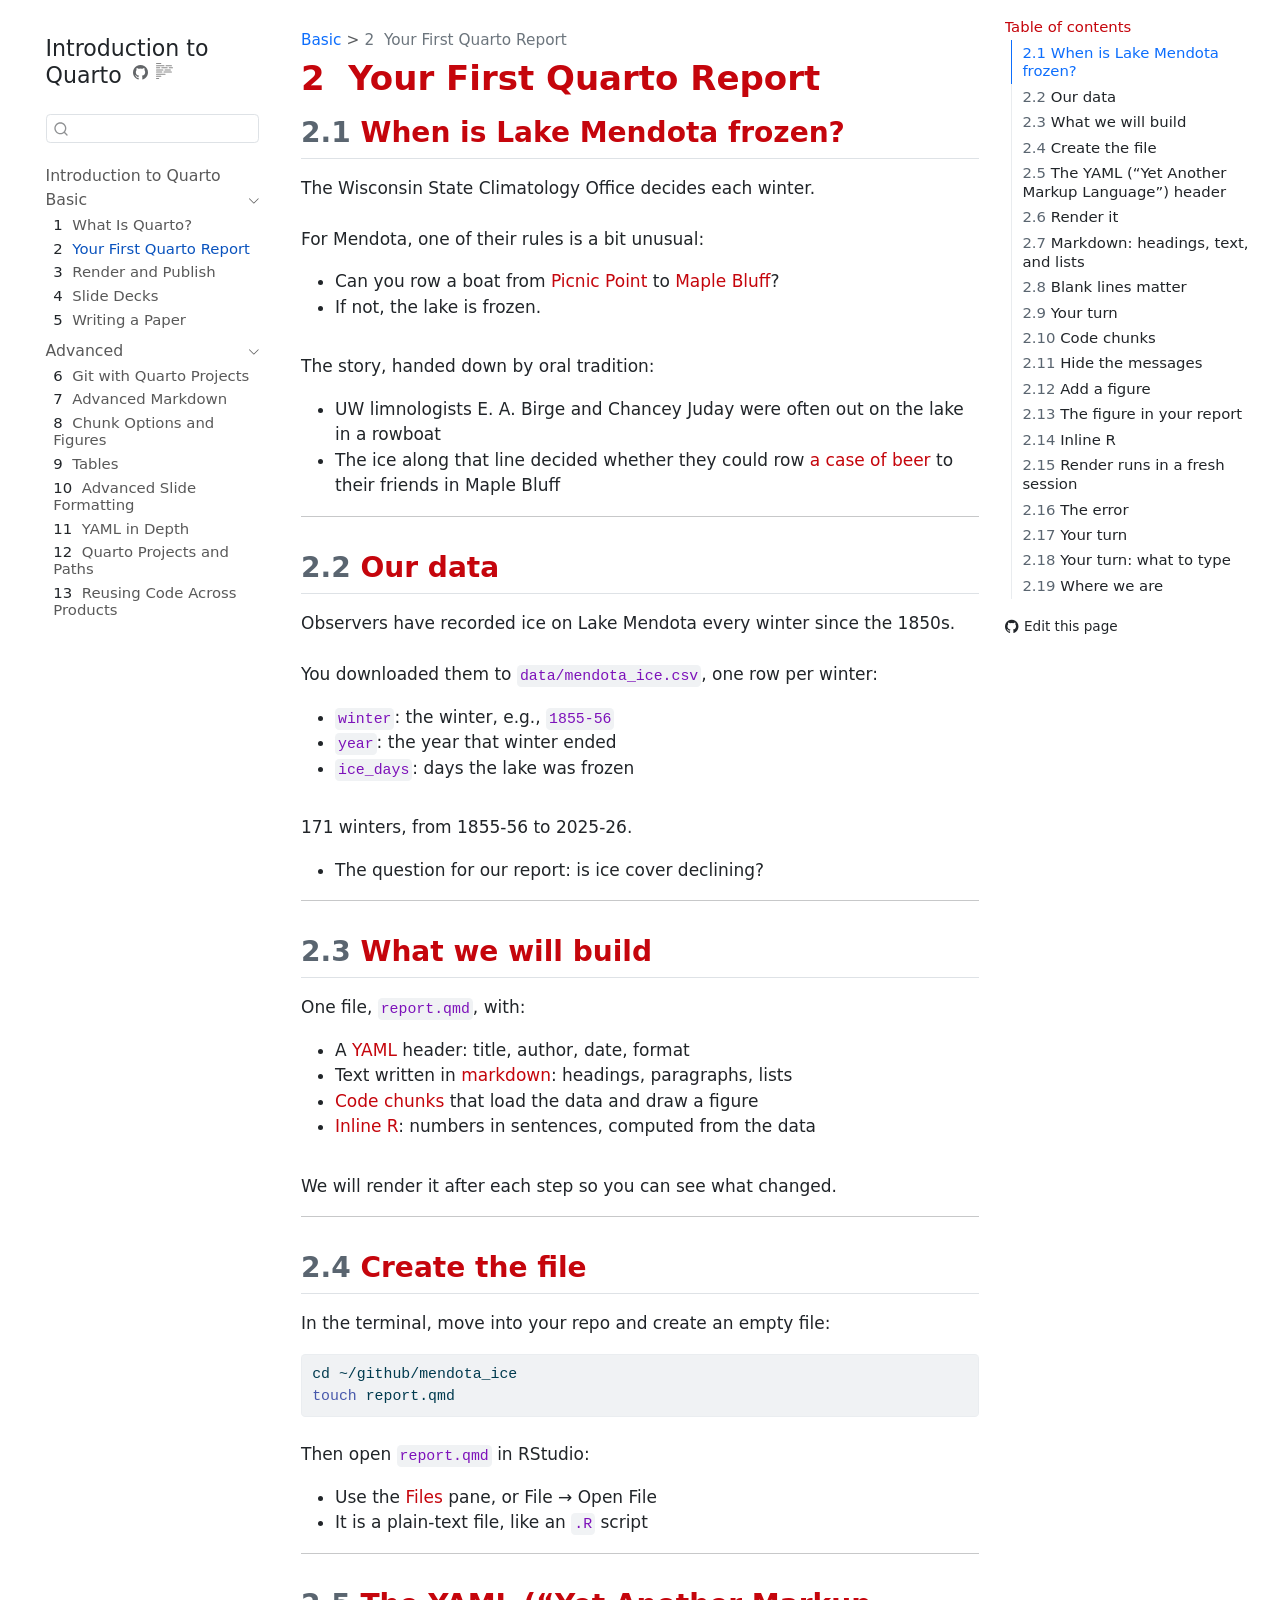
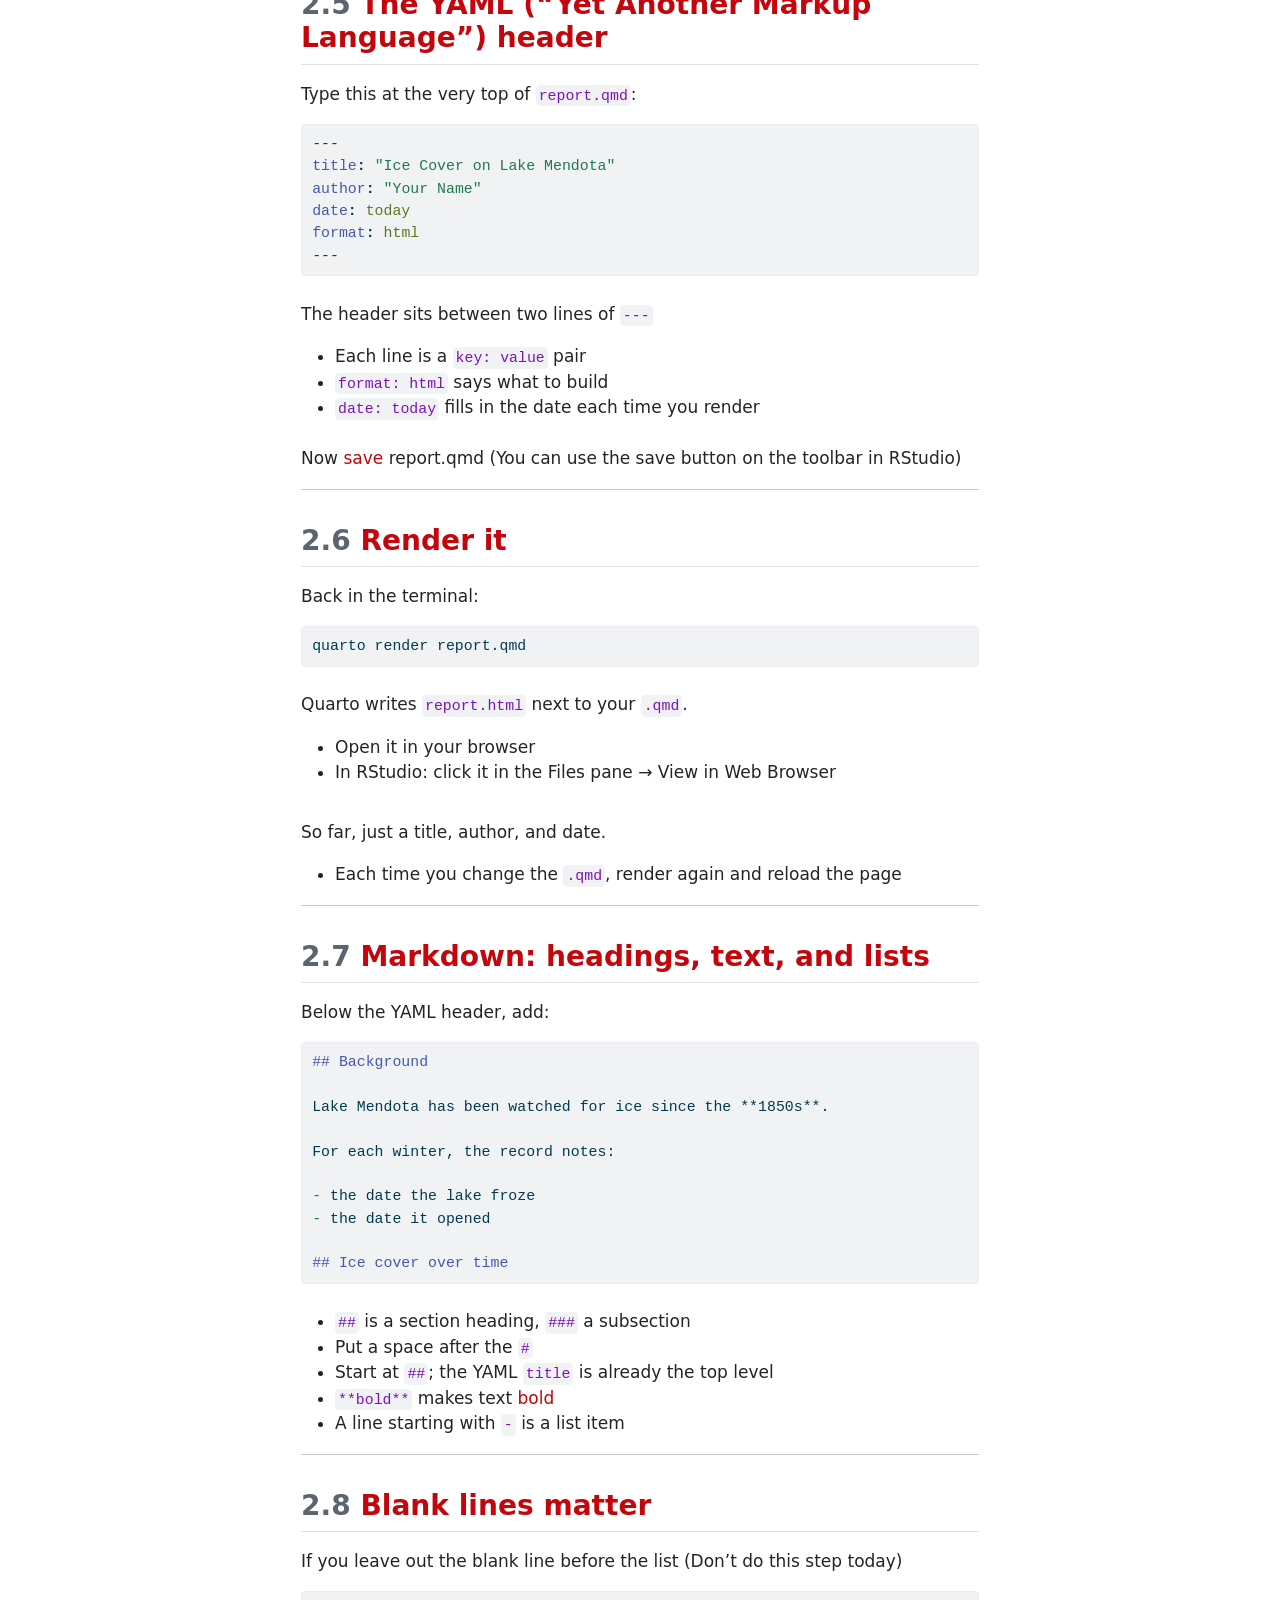
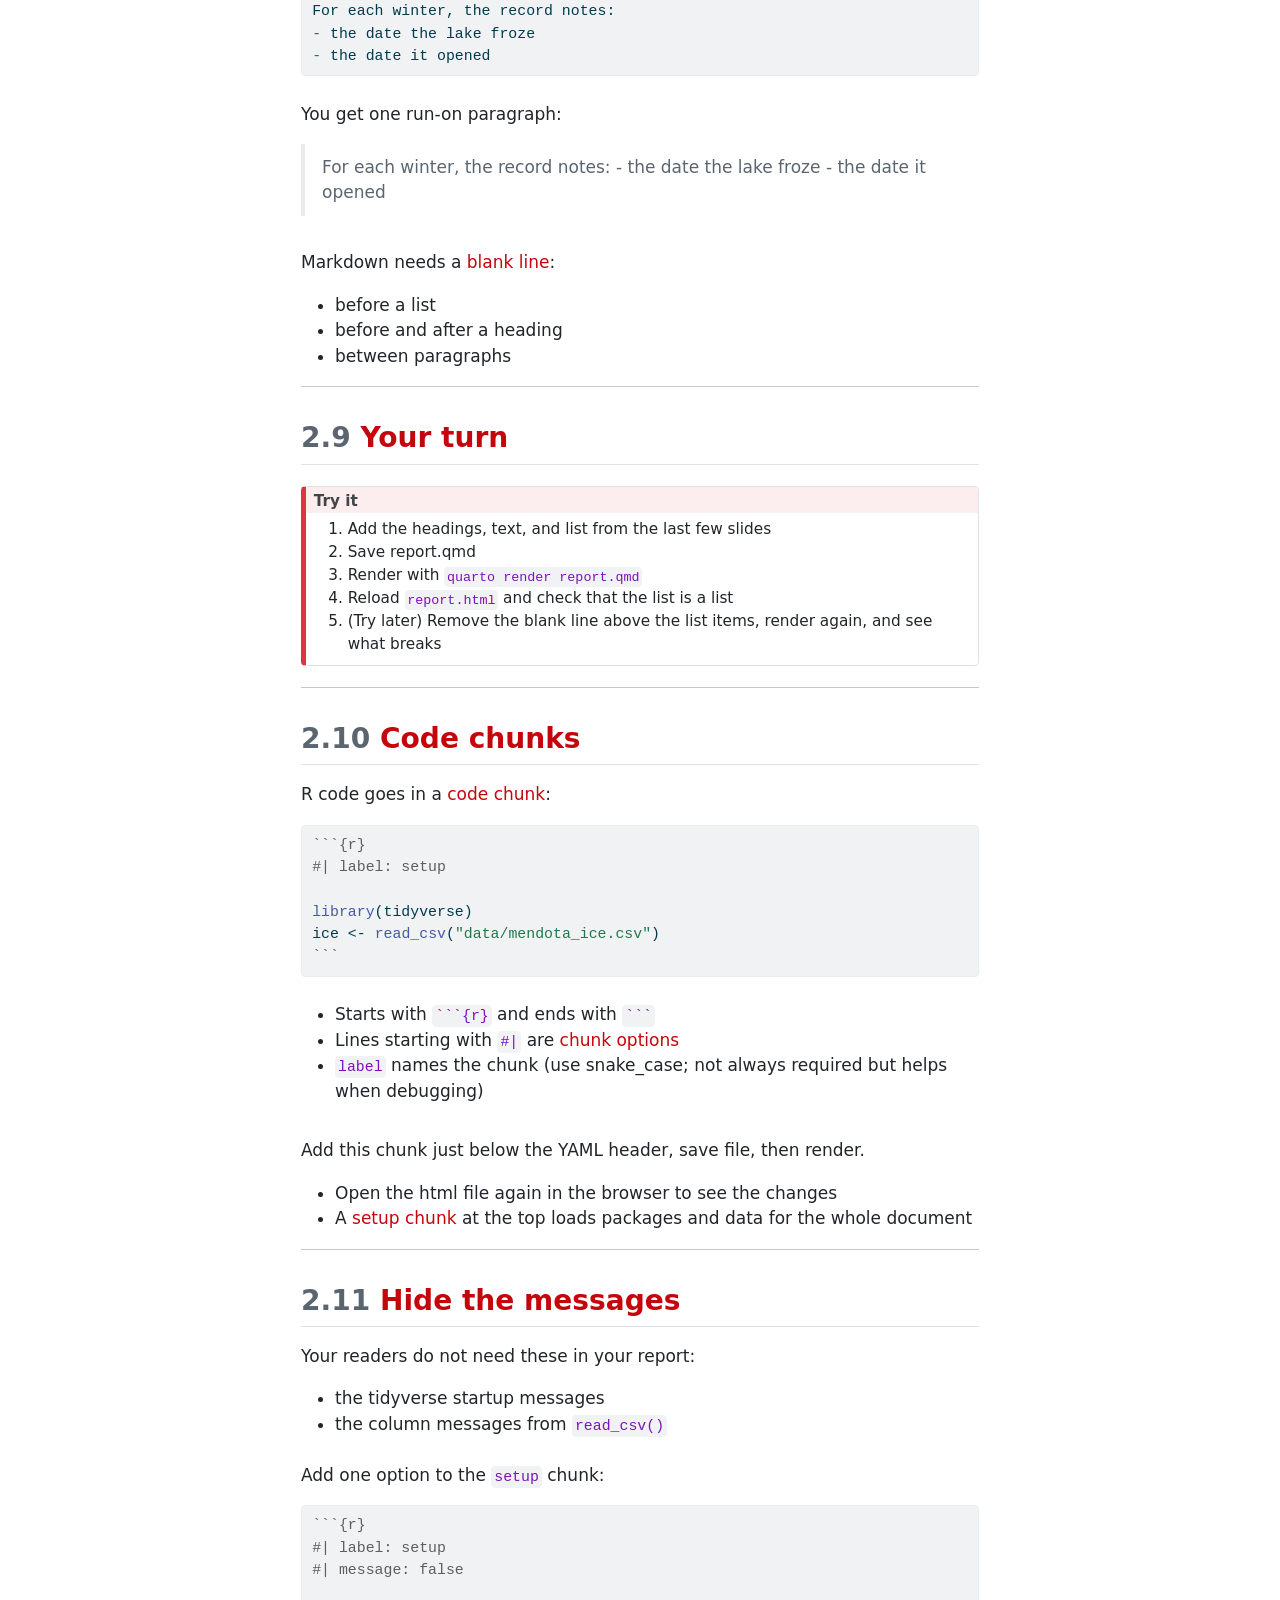
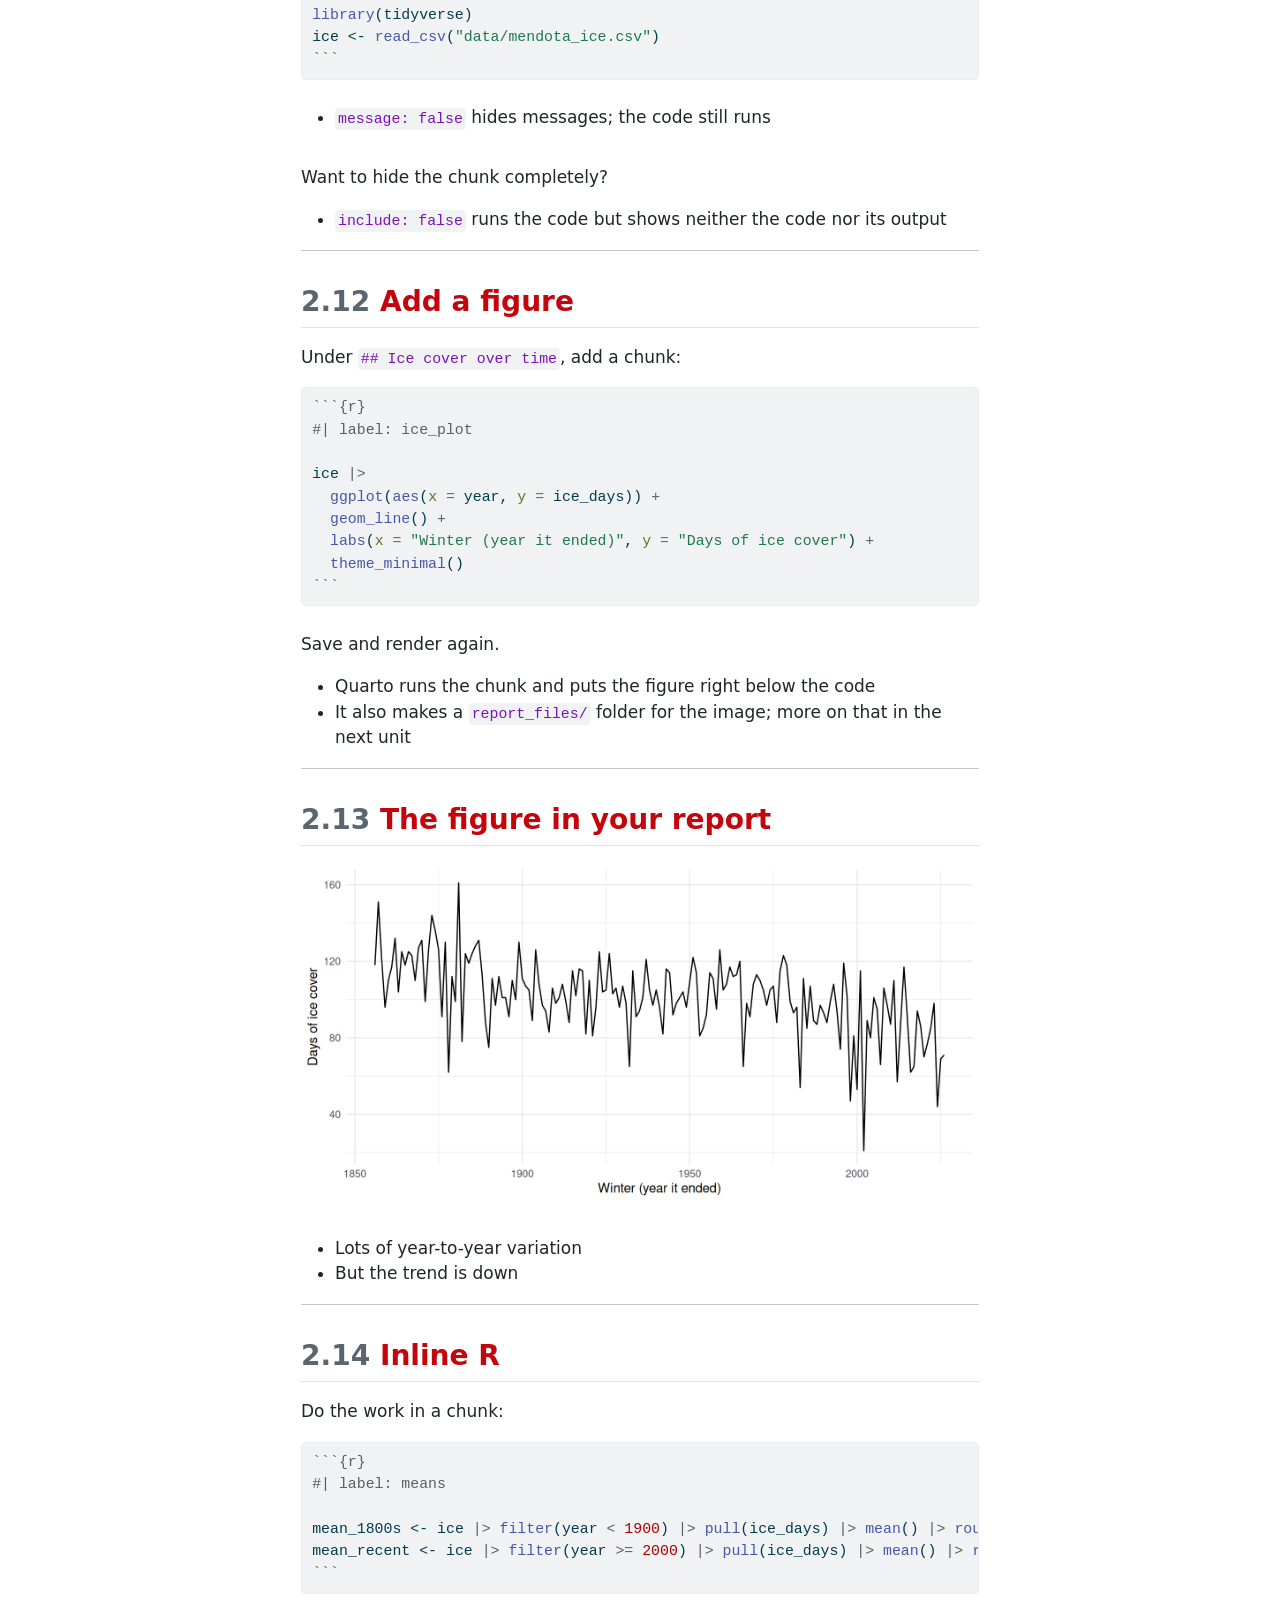
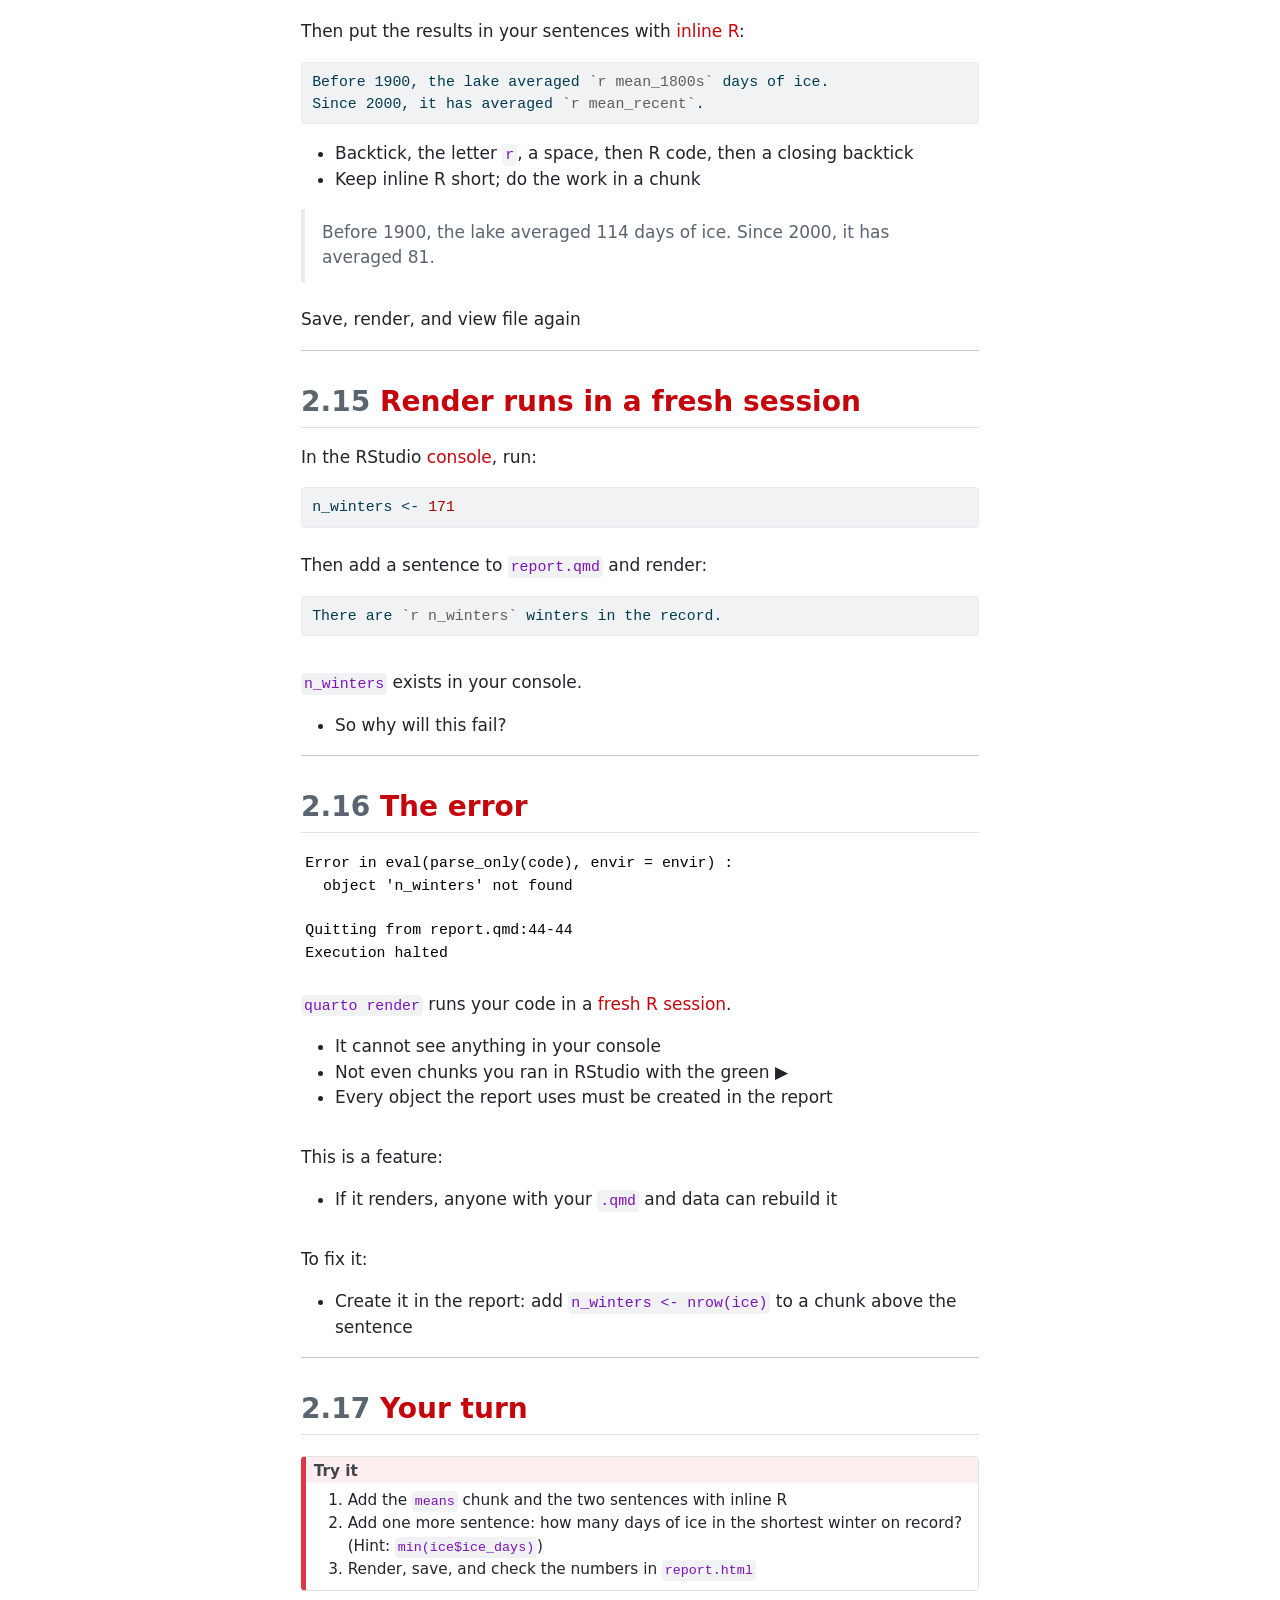
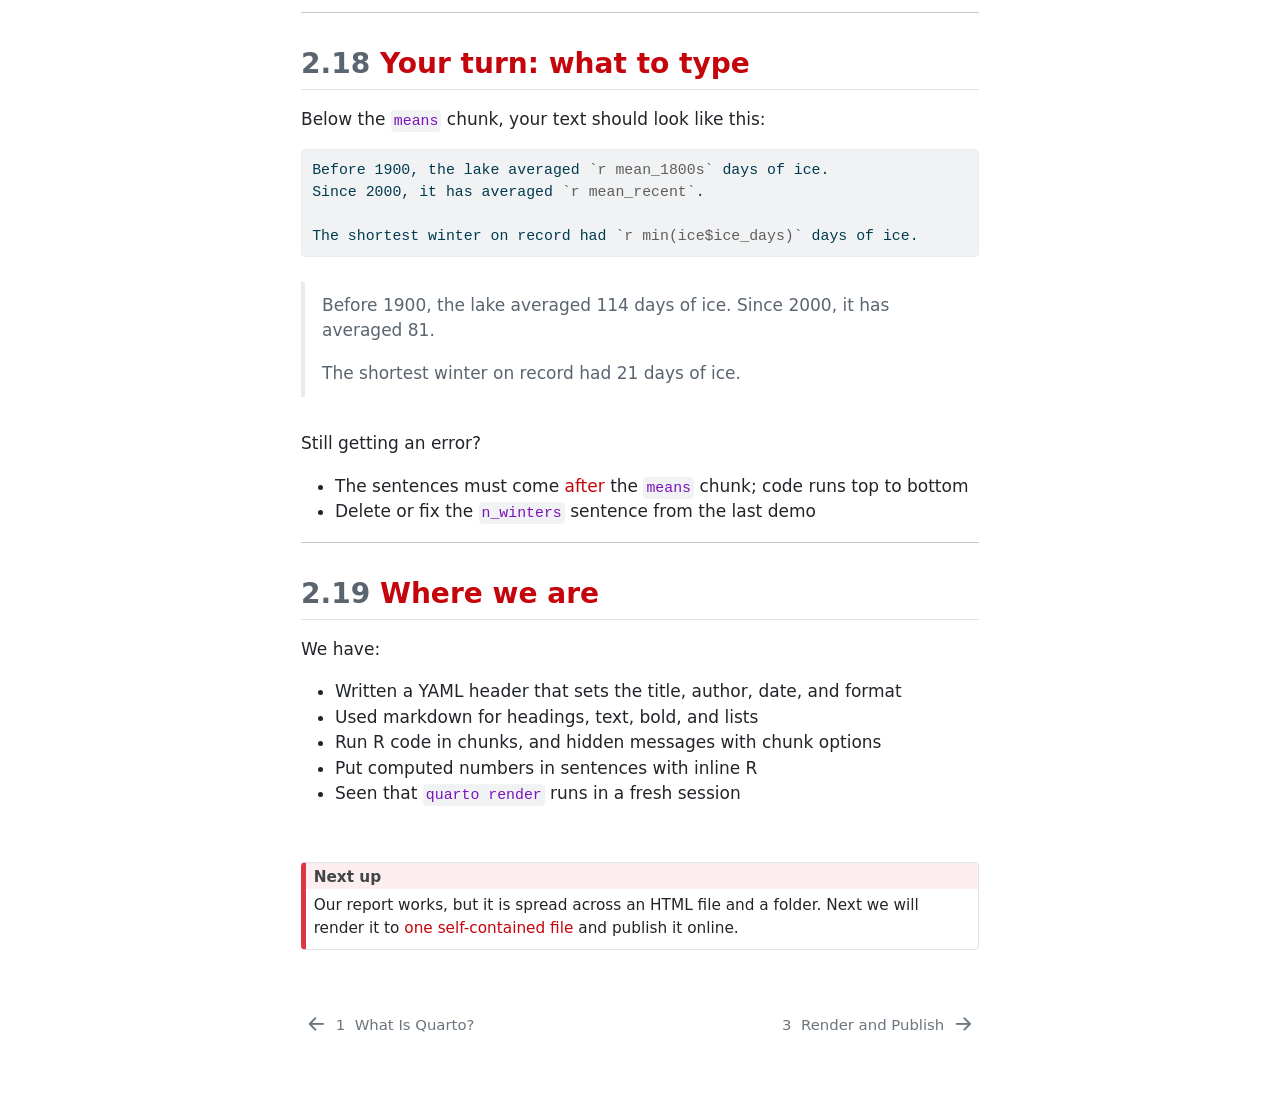
<file: 02_report.html>
<!DOCTYPE html>
<html xmlns="http://www.w3.org/1999/xhtml" lang="en" xml:lang="en"><head>

<meta charset="utf-8">
<meta name="generator" content="quarto-1.11.9">

<meta name="viewport" content="width=device-width, initial-scale=1.0, user-scalable=yes">


<title>2&nbsp; Your First Quarto Report – Introduction to Quarto</title>
<style>
/* Default styles provided by pandoc.
** See https://pandoc.org/MANUAL.html#variables-for-html for config info.
*/
span.smallcaps{font-variant: small-caps;}
div.columns{display: flex; gap: 1.5em;}
div.column{flex: auto;}
@media screen {
div.columns{gap: min(4vw, 1.5em);}
div.column{overflow-x: auto;}
}
div.hanging-indent{margin-left: 1.5em; text-indent: -1.5em;}
ul.task-list{list-style: none;}
ul.task-list li input[type="checkbox"] {
  width: 0.8em;
  margin: 0 0.8em 0.2em -1em; /* quarto-specific, see https://github.com/quarto-dev/quarto-cli/issues/4556 */ 
  vertical-align: middle;
}
/* CSS for syntax highlighting */
html { -webkit-text-size-adjust: 100%; }
pre > code.sourceCode { white-space: pre; position: relative; }
pre > code.sourceCode > span { display: inline-block; line-height: 1.25; }
pre > code.sourceCode > span:empty { height: 1.2em; }
.sourceCode { overflow: visible; }
code.sourceCode > span { color: inherit; text-decoration: inherit; }
div.sourceCode { margin: 1em 0; }
pre.sourceCode { margin: 0; }
@media screen {
div.sourceCode { overflow: auto; }
}
@media print {
pre > code.sourceCode { white-space: pre-wrap; }
pre > code.sourceCode > span { text-indent: -5em; padding-left: 5em; }
}
pre.numberSource code
  { counter-reset: source-line 0; }
pre.numberSource code > span
  { position: relative; left: -4em; counter-increment: source-line; }
pre.numberSource code > span > a:first-child::before
  { content: counter(source-line);
    position: relative; left: -1em; text-align: right; vertical-align: baseline;
    border: none; display: inline-block;
    -webkit-touch-callout: none; -webkit-user-select: none;
    -khtml-user-select: none; -moz-user-select: none;
    -ms-user-select: none; user-select: none;
    padding: 0 4px; width: 4em;
  }
pre.numberSource { margin-left: 3em;  padding-left: 4px; }
div.sourceCode
  {   }
@media screen {
pre > code.sourceCode > span > a:first-child::before { text-decoration: underline; }
}
</style>


<script src="site_libs/quarto-nav/quarto-nav.js"></script>
<script src="site_libs/quarto-nav/headroom.min.js"></script>
<script src="site_libs/clipboard/clipboard.min.js"></script>
<script src="site_libs/quarto-search/autocomplete.umd.js"></script>
<script src="site_libs/quarto-search/fuse.min.js"></script>
<script src="site_libs/quarto-search/quarto-search.js"></script>
<meta name="quarto:offset" content="./">
<link href="./03_publish.html" rel="next">
<link href="./01_intro.html" rel="prev">
<script src="site_libs/quarto-html/quarto.js" type="module"></script>
<script src="site_libs/quarto-html/tabsets/tabsets.js" type="module"></script>
<script src="site_libs/quarto-html/scrollable-regions/scrollable-regions.js" type="module"></script>
<script src="site_libs/quarto-html/popper.min.js"></script>
<script src="site_libs/quarto-html/tippy.umd.min.js"></script>
<script src="site_libs/quarto-html/anchor.min.js"></script>
<link href="site_libs/quarto-html/tippy.css" rel="stylesheet">
<link href="site_libs/quarto-html/quarto-syntax-highlighting-63b5708e65d6cd79cd7618c58d0c21e7.css" rel="stylesheet" id="quarto-text-highlighting-styles">
<script src="site_libs/bootstrap/bootstrap.min.js"></script>
<link href="site_libs/bootstrap/bootstrap-icons.css" rel="stylesheet">
<link href="site_libs/bootstrap/bootstrap-1d8401ff0d8d4c39815efe9fd2eba9a8.min.css" rel="stylesheet" append-hash="true" id="quarto-bootstrap" data-mode="light">
<script id="quarto-search-options" type="application/json">{
  "location": "sidebar",
  "copy-button": false,
  "collapse-after": 3,
  "panel-placement": "start",
  "type": "textbox",
  "limit": 50,
  "keyboard-shortcut": [
    "f",
    "/",
    "s"
  ],
  "show-item-context": false,
  "language": {
    "search-no-results-text": "No results",
    "search-matching-documents-text": "matching documents",
    "search-copy-link-title": "Copy link to search",
    "search-hide-matches-text": "Hide additional matches",
    "search-more-match-text": "more match in this document",
    "search-more-matches-text": "more matches in this document",
    "search-clear-button-title": "Clear",
    "search-text-placeholder": "",
    "search-detached-cancel-button-title": "Cancel",
    "search-submit-button-title": "Submit",
    "search-label": "Search"
  }
}</script>


<link rel="stylesheet" href="book.css">
<link rel="stylesheet" href="utilities.css">
</head>

<body class="nav-sidebar floating quarto-light"><a id="quarto-skip-link" class="visually-hidden-focusable" href="#quarto-document-content">Skip to main content</a>

<div id="quarto-search-results"></div>
  <header id="quarto-header" class="headroom fixed-top">
  <nav class="quarto-secondary-nav" aria-label="Toolbar">
    <div class="container-fluid d-flex">
      <button type="button" class="quarto-btn-toggle btn" data-bs-toggle="collapse" role="button" data-bs-target=".quarto-sidebar-collapse-item" aria-controls="quarto-sidebar" aria-expanded="false" aria-label="Toggle sidebar navigation" onclick="if (window.quartoToggleHeadroom) { window.quartoToggleHeadroom(); }">
        <i class="bi bi-layout-text-sidebar-reverse"></i>
      </button>
        <nav class="quarto-page-breadcrumbs" aria-label="Breadcrumbs"><ol class="breadcrumb"><li class="breadcrumb-item"><a href="./01_intro.html">Basic</a></li><li class="breadcrumb-item"><a href="./02_report.html"><span class="chapter-number">2</span>&nbsp; <span class="chapter-title">Your First Quarto Report</span></a></li></ol></nav>
        <a class="flex-grow-1" data-bs-toggle="collapse" data-bs-target=".quarto-sidebar-collapse-item" onclick="if (window.quartoToggleHeadroom) { window.quartoToggleHeadroom(); }">      
        </a>
      <button type="button" class="btn quarto-search-button" aria-label="Search" onclick="window.quartoOpenSearch();">
        <i class="bi bi-search"></i>
      </button>
    </div>
  </nav>
</header>
<!-- content -->
<div id="quarto-content" class="quarto-container page-columns page-rows-contents page-layout-article">
<!-- sidebar -->
  <nav id="quarto-sidebar" class="sidebar collapse collapse-horizontal quarto-sidebar-collapse-item sidebar-navigation floating overflow-auto" aria-label="Site">
    <div class="pt-lg-2 mt-2 text-left sidebar-header">
    <div class="sidebar-title mb-0 py-0">
      <a href="./">Introduction to Quarto</a> 
        <div class="sidebar-tools-main">
    <a href="https://github.com/jjcurtin/book_quarto" title="Source Code" class="quarto-navigation-tool px-1" aria-label="Source Code"><i class="bi bi-github"></i></a>
  <a href="" class="quarto-reader-toggle quarto-navigation-tool px-1" onclick="window.quartoToggleReader(); return false;" title="Toggle reader mode">
  <div class="quarto-reader-toggle-btn">
  <i class="bi"></i>
  </div>
</a>
</div>
    </div>
      </div>
        <div class="mt-2 flex-shrink-0 align-items-center">
        <div class="sidebar-search">
        <div id="quarto-search" class="" title="Search"></div>
        </div>
        </div>
    <div class="sidebar-menu-container"> 
    <ul class="list-unstyled mt-1">
        <li class="sidebar-item">
  <div class="sidebar-item-container"> 
  <a href="./index.html" class="sidebar-item-text sidebar-link">
 <span class="menu-text">Introduction to Quarto</span></a>
  </div>
</li>
        <li class="sidebar-item sidebar-item-section">
      <div class="sidebar-item-container"> 
            <button type="button" class="sidebar-item-text sidebar-item-toggle sidebar-link text-start" data-bs-toggle="collapse" data-bs-target="#quarto-sidebar-section-1" aria-controls="quarto-sidebar-section-1" aria-expanded="true">
 <span class="menu-text" id="quarto-sidebar-section-1-label">Basic</span><i class="bi bi-chevron-right" aria-hidden="true"></i></button>
      </div>
      <ul id="quarto-sidebar-section-1" aria-labelledby="quarto-sidebar-section-1-label" class="collapse list-unstyled sidebar-section depth1 show">  
          <li class="sidebar-item">
  <div class="sidebar-item-container"> 
  <a href="./01_intro.html" class="sidebar-item-text sidebar-link">
 <span class="menu-text"><span class="chapter-number">1</span>&nbsp; <span class="chapter-title">What Is Quarto?</span></span></a>
  </div>
</li>
          <li class="sidebar-item">
  <div class="sidebar-item-container"> 
  <a href="./02_report.html" class="sidebar-item-text sidebar-link active">
 <span class="menu-text"><span class="chapter-number">2</span>&nbsp; <span class="chapter-title">Your First Quarto Report</span></span></a>
  </div>
</li>
          <li class="sidebar-item">
  <div class="sidebar-item-container"> 
  <a href="./03_publish.html" class="sidebar-item-text sidebar-link">
 <span class="menu-text"><span class="chapter-number">3</span>&nbsp; <span class="chapter-title">Render and Publish</span></span></a>
  </div>
</li>
          <li class="sidebar-item">
  <div class="sidebar-item-container"> 
  <a href="./04_slides.html" class="sidebar-item-text sidebar-link">
 <span class="menu-text"><span class="chapter-number">4</span>&nbsp; <span class="chapter-title">Slide Decks</span></span></a>
  </div>
</li>
          <li class="sidebar-item">
  <div class="sidebar-item-container"> 
  <a href="./05_paper.html" class="sidebar-item-text sidebar-link">
 <span class="menu-text"><span class="chapter-number">5</span>&nbsp; <span class="chapter-title">Writing a Paper</span></span></a>
  </div>
</li>
      </ul>
  </li>
        <li class="sidebar-item sidebar-item-section">
      <div class="sidebar-item-container"> 
            <button type="button" class="sidebar-item-text sidebar-item-toggle sidebar-link text-start" data-bs-toggle="collapse" data-bs-target="#quarto-sidebar-section-2" aria-controls="quarto-sidebar-section-2" aria-expanded="true">
 <span class="menu-text" id="quarto-sidebar-section-2-label">Advanced</span><i class="bi bi-chevron-right" aria-hidden="true"></i></button>
      </div>
      <ul id="quarto-sidebar-section-2" aria-labelledby="quarto-sidebar-section-2-label" class="collapse list-unstyled sidebar-section depth1 show">  
          <li class="sidebar-item">
  <div class="sidebar-item-container"> 
  <a href="./git_quarto.html" class="sidebar-item-text sidebar-link">
 <span class="menu-text"><span class="chapter-number">6</span>&nbsp; <span class="chapter-title">Git with Quarto Projects</span></span></a>
  </div>
</li>
          <li class="sidebar-item">
  <div class="sidebar-item-container"> 
  <a href="./markdown.html" class="sidebar-item-text sidebar-link">
 <span class="menu-text"><span class="chapter-number">7</span>&nbsp; <span class="chapter-title">Advanced Markdown</span></span></a>
  </div>
</li>
          <li class="sidebar-item">
  <div class="sidebar-item-container"> 
  <a href="./chunk_options.html" class="sidebar-item-text sidebar-link">
 <span class="menu-text"><span class="chapter-number">8</span>&nbsp; <span class="chapter-title">Chunk Options and Figures</span></span></a>
  </div>
</li>
          <li class="sidebar-item">
  <div class="sidebar-item-container"> 
  <a href="./tables.html" class="sidebar-item-text sidebar-link">
 <span class="menu-text"><span class="chapter-number">9</span>&nbsp; <span class="chapter-title">Tables</span></span></a>
  </div>
</li>
          <li class="sidebar-item">
  <div class="sidebar-item-container"> 
  <a href="./slide_formatting.html" class="sidebar-item-text sidebar-link">
 <span class="menu-text"><span class="chapter-number">10</span>&nbsp; <span class="chapter-title">Advanced Slide Formatting</span></span></a>
  </div>
</li>
          <li class="sidebar-item">
  <div class="sidebar-item-container"> 
  <a href="./yaml.html" class="sidebar-item-text sidebar-link">
 <span class="menu-text"><span class="chapter-number">11</span>&nbsp; <span class="chapter-title">YAML in Depth</span></span></a>
  </div>
</li>
          <li class="sidebar-item">
  <div class="sidebar-item-container"> 
  <a href="./projects_paths.html" class="sidebar-item-text sidebar-link">
 <span class="menu-text"><span class="chapter-number">12</span>&nbsp; <span class="chapter-title">Quarto Projects and Paths</span></span></a>
  </div>
</li>
          <li class="sidebar-item">
  <div class="sidebar-item-container"> 
  <a href="./reuse_code.html" class="sidebar-item-text sidebar-link">
 <span class="menu-text"><span class="chapter-number">13</span>&nbsp; <span class="chapter-title">Reusing Code Across Products</span></span></a>
  </div>
</li>
      </ul>
  </li>
    </ul>
    </div>
</nav>
<div id="quarto-sidebar-glass" class="quarto-sidebar-collapse-item" data-bs-toggle="collapse" data-bs-target=".quarto-sidebar-collapse-item"></div>
<!-- margin-sidebar -->
    <div id="quarto-margin-sidebar" class="sidebar margin-sidebar">
        <nav id="TOC" role="doc-toc" aria-labelledby="toc-title" class="toc-active">
    <h2 id="toc-title">Table of contents</h2>
   
  <ul>
  <li><a href="#when-is-lake-mendota-frozen" id="toc-when-is-lake-mendota-frozen" class="nav-link active" data-scroll-target="#when-is-lake-mendota-frozen"><span class="header-section-number">2.1</span> When is Lake Mendota frozen?</a></li>
  <li><a href="#our-data" id="toc-our-data" class="nav-link" data-scroll-target="#our-data"><span class="header-section-number">2.2</span> Our data</a></li>
  <li><a href="#what-we-will-build" id="toc-what-we-will-build" class="nav-link" data-scroll-target="#what-we-will-build"><span class="header-section-number">2.3</span> What we will build</a></li>
  <li><a href="#create-the-file" id="toc-create-the-file" class="nav-link" data-scroll-target="#create-the-file"><span class="header-section-number">2.4</span> Create the file</a></li>
  <li><a href="#the-yaml-yet-another-markup-language-header" id="toc-the-yaml-yet-another-markup-language-header" class="nav-link" data-scroll-target="#the-yaml-yet-another-markup-language-header"><span class="header-section-number">2.5</span> The YAML (“Yet Another Markup Language”) header</a></li>
  <li><a href="#render-it" id="toc-render-it" class="nav-link" data-scroll-target="#render-it"><span class="header-section-number">2.6</span> Render it</a></li>
  <li><a href="#markdown-headings-text-and-lists" id="toc-markdown-headings-text-and-lists" class="nav-link" data-scroll-target="#markdown-headings-text-and-lists"><span class="header-section-number">2.7</span> Markdown: headings, text, and lists</a></li>
  <li><a href="#blank-lines-matter" id="toc-blank-lines-matter" class="nav-link" data-scroll-target="#blank-lines-matter"><span class="header-section-number">2.8</span> Blank lines matter</a></li>
  <li><a href="#your-turn" id="toc-your-turn" class="nav-link" data-scroll-target="#your-turn"><span class="header-section-number">2.9</span> Your turn</a></li>
  <li><a href="#code-chunks" id="toc-code-chunks" class="nav-link" data-scroll-target="#code-chunks"><span class="header-section-number">2.10</span> Code chunks</a></li>
  <li><a href="#hide-the-messages" id="toc-hide-the-messages" class="nav-link" data-scroll-target="#hide-the-messages"><span class="header-section-number">2.11</span> Hide the messages</a></li>
  <li><a href="#add-a-figure" id="toc-add-a-figure" class="nav-link" data-scroll-target="#add-a-figure"><span class="header-section-number">2.12</span> Add a figure</a></li>
  <li><a href="#the-figure-in-your-report" id="toc-the-figure-in-your-report" class="nav-link" data-scroll-target="#the-figure-in-your-report"><span class="header-section-number">2.13</span> The figure in your report</a></li>
  <li><a href="#inline-r" id="toc-inline-r" class="nav-link" data-scroll-target="#inline-r"><span class="header-section-number">2.14</span> Inline R</a></li>
  <li><a href="#render-runs-in-a-fresh-session" id="toc-render-runs-in-a-fresh-session" class="nav-link" data-scroll-target="#render-runs-in-a-fresh-session"><span class="header-section-number">2.15</span> Render runs in a fresh session</a></li>
  <li><a href="#the-error" id="toc-the-error" class="nav-link" data-scroll-target="#the-error"><span class="header-section-number">2.16</span> The error</a></li>
  <li><a href="#your-turn-1" id="toc-your-turn-1" class="nav-link" data-scroll-target="#your-turn-1"><span class="header-section-number">2.17</span> Your turn</a></li>
  <li><a href="#your-turn-what-to-type" id="toc-your-turn-what-to-type" class="nav-link" data-scroll-target="#your-turn-what-to-type"><span class="header-section-number">2.18</span> Your turn: what to type</a></li>
  <li><a href="#where-we-are" id="toc-where-we-are" class="nav-link" data-scroll-target="#where-we-are"><span class="header-section-number">2.19</span> Where we are</a></li>
  </ul>
<div class="toc-actions"><ul><li><a href="https://github.com/jjcurtin/book_quarto/edit/main/02_report.qmd" class="toc-action"><i class="bi bi-github"></i>Edit this page</a></li></ul></div></nav>
    </div>
<!-- main -->
<main class="content" id="quarto-document-content" tabindex="-1">

<header id="title-block-header" class="quarto-title-block default"><nav class="quarto-page-breadcrumbs quarto-title-breadcrumbs d-none d-lg-block" aria-label="Breadcrumbs"><ol class="breadcrumb"><li class="breadcrumb-item"><a href="./01_intro.html">Basic</a></li><li class="breadcrumb-item"><a href="./02_report.html"><span class="chapter-number">2</span>&nbsp; <span class="chapter-title">Your First Quarto Report</span></a></li></ol></nav>
<div class="quarto-title">
<h1 class="title"><span class="chapter-number">2</span>&nbsp; <span class="chapter-title">Your First Quarto Report</span></h1>
</div>



<div class="quarto-title-meta">

    
  
    
  </div>
  


</header>


<section id="when-is-lake-mendota-frozen" class="level2" data-number="2.1">
<h2 data-number="2.1" class="anchored" data-anchor-id="when-is-lake-mendota-frozen"><span class="header-section-number">2.1</span> When is Lake Mendota frozen?</h2>
<p>The Wisconsin State Climatology Office decides each winter.</p>
<div class="gap-sm">

</div>
<p>For Mendota, one of their rules is a bit unusual:</p>
<ul>
<li>Can you row a boat from <span class="uwred">Picnic Point</span> to <span class="uwred">Maple Bluff</span>?</li>
<li>If not, the lake is frozen.</li>
</ul>
<div class="gap-md">

</div>
<p>The story, handed down by oral tradition:</p>
<ul>
<li>UW limnologists E. A. Birge and Chancey Juday were often out on the lake in a rowboat</li>
<li>The ice along that line decided whether they could row <span class="uwred">a case of beer</span> to their friends in Maple Bluff</li>
</ul>
<hr>
</section>
<section id="our-data" class="level2" data-number="2.2">
<h2 data-number="2.2" class="anchored" data-anchor-id="our-data"><span class="header-section-number">2.2</span> Our data</h2>
<p>Observers have recorded ice on Lake Mendota every winter since the 1850s.</p>
<div class="gap-sm">

</div>
<p>You downloaded them to <code>data/mendota_ice.csv</code>, one row per winter:</p>
<ul>
<li><code>winter</code>: the winter, e.g., <code>1855-56</code></li>
<li><code>year</code>: the year that winter ended</li>
<li><code>ice_days</code>: days the lake was frozen</li>
</ul>
<div class="gap-md">

</div>
<p>171 winters, from 1855-56 to 2025-26.</p>
<ul>
<li>The question for our report: is ice cover declining?</li>
</ul>
<hr>
</section>
<section id="what-we-will-build" class="level2" data-number="2.3">
<h2 data-number="2.3" class="anchored" data-anchor-id="what-we-will-build"><span class="header-section-number">2.3</span> What we will build</h2>
<p>One file, <code>report.qmd</code>, with:</p>
<ul>
<li>A <span class="uwred">YAML</span> header: title, author, date, format</li>
<li>Text written in <span class="uwred">markdown</span>: headings, paragraphs, lists</li>
<li><span class="uwred">Code chunks</span> that load the data and draw a figure</li>
<li><span class="uwred">Inline R</span>: numbers in sentences, computed from the data</li>
</ul>
<div class="gap-md">

</div>
<p>We will render it after each step so you can see what changed.</p>
<hr>
</section>
<section id="create-the-file" class="level2" data-number="2.4">
<h2 data-number="2.4" class="anchored" data-anchor-id="create-the-file"><span class="header-section-number">2.4</span> Create the file</h2>
<p>In the terminal, move into your repo and create an empty file:</p>
<div class="code-copy-outer-scaffold"><div class="sourceCode" id="cb1"><pre class="sourceCode bash code-with-copy"><code class="sourceCode bash"><span id="cb1-1"><a href="#cb1-1" aria-hidden="true" tabindex="-1"></a><span class="bu">cd</span> ~/github/mendota_ice</span>
<span id="cb1-2"><a href="#cb1-2" aria-hidden="true" tabindex="-1"></a><span class="fu">touch</span> report.qmd</span></code></pre></div><button title="Copy to Clipboard" class="code-copy-button"><i class="bi"></i></button></div>
<div class="gap-sm">

</div>
<p>Then open <code>report.qmd</code> in RStudio:</p>
<ul>
<li>Use the <span class="uwred">Files</span> pane, or File → Open File</li>
<li>It is a plain-text file, like an <code>.R</code> script</li>
</ul>
<hr>
</section>
<section id="the-yaml-yet-another-markup-language-header" class="level2" data-number="2.5">
<h2 data-number="2.5" class="anchored" data-anchor-id="the-yaml-yet-another-markup-language-header"><span class="header-section-number">2.5</span> The YAML (“Yet Another Markup Language”) header</h2>
<p>Type this at the very top of <code>report.qmd</code>:</p>
<div class="code-copy-outer-scaffold"><div class="sourceCode" id="cb2"><pre class="sourceCode yaml code-with-copy"><code class="sourceCode yaml"><span id="cb2-1"><a href="#cb2-1" aria-hidden="true" tabindex="-1"></a><span class="pp">---</span></span>
<span id="cb2-2"><a href="#cb2-2" aria-hidden="true" tabindex="-1"></a><span class="fu">title</span><span class="kw">:</span><span class="at"> </span><span class="st">"Ice Cover on Lake Mendota"</span></span>
<span id="cb2-3"><a href="#cb2-3" aria-hidden="true" tabindex="-1"></a><span class="fu">author</span><span class="kw">:</span><span class="at"> </span><span class="st">"Your Name"</span></span>
<span id="cb2-4"><a href="#cb2-4" aria-hidden="true" tabindex="-1"></a><span class="fu">date</span><span class="kw">:</span><span class="at"> today</span></span>
<span id="cb2-5"><a href="#cb2-5" aria-hidden="true" tabindex="-1"></a><span class="fu">format</span><span class="kw">:</span><span class="at"> html</span></span>
<span id="cb2-6"><a href="#cb2-6" aria-hidden="true" tabindex="-1"></a><span class="pp">---</span></span></code></pre></div><button title="Copy to Clipboard" class="code-copy-button"><i class="bi"></i></button></div>
<div class="gap-sm">

</div>
<p>The header sits between two lines of <code>---</code></p>
<ul>
<li>Each line is a <code>key: value</code> pair</li>
<li><code>format: html</code> says what to build</li>
<li><code>date: today</code> fills in the date each time you render</li>
</ul>
<div class="gap-sm">

</div>
<p>Now <span class="uwred">save</span> report.qmd (You can use the save button on the toolbar in RStudio)</p>
<hr>
</section>
<section id="render-it" class="level2" data-number="2.6">
<h2 data-number="2.6" class="anchored" data-anchor-id="render-it"><span class="header-section-number">2.6</span> Render it</h2>
<p>Back in the terminal:</p>
<div class="code-copy-outer-scaffold"><div class="sourceCode" id="cb3"><pre class="sourceCode bash code-with-copy"><code class="sourceCode bash"><span id="cb3-1"><a href="#cb3-1" aria-hidden="true" tabindex="-1"></a><span class="ex">quarto</span> render report.qmd</span></code></pre></div><button title="Copy to Clipboard" class="code-copy-button"><i class="bi"></i></button></div>
<div class="gap-sm">

</div>
<p>Quarto writes <span class="uwred"><code>report.html</code></span> next to your <code>.qmd</code>.</p>
<ul>
<li>Open it in your browser</li>
<li>In RStudio: click it in the Files pane → View in Web Browser</li>
</ul>
<div class="gap-md">

</div>
<p>So far, just a title, author, and date.</p>
<ul>
<li>Each time you change the <code>.qmd</code>, render again and reload the page</li>
</ul>
<hr>
</section>
<section id="markdown-headings-text-and-lists" class="level2" data-number="2.7">
<h2 data-number="2.7" class="anchored" data-anchor-id="markdown-headings-text-and-lists"><span class="header-section-number">2.7</span> Markdown: headings, text, and lists</h2>
<p>Below the YAML header, add:</p>
<div class="code-copy-outer-scaffold"><div class="sourceCode" id="cb4"><pre class="sourceCode markdown code-with-copy"><code class="sourceCode markdown"><span id="cb4-1"><a href="#cb4-1" aria-hidden="true" tabindex="-1"></a><span class="fu">## Background</span></span>
<span id="cb4-2"><a href="#cb4-2" aria-hidden="true" tabindex="-1"></a></span>
<span id="cb4-3"><a href="#cb4-3" aria-hidden="true" tabindex="-1"></a>Lake Mendota has been watched for ice since the **1850s**.</span>
<span id="cb4-4"><a href="#cb4-4" aria-hidden="true" tabindex="-1"></a></span>
<span id="cb4-5"><a href="#cb4-5" aria-hidden="true" tabindex="-1"></a>For each winter, the record notes:</span>
<span id="cb4-6"><a href="#cb4-6" aria-hidden="true" tabindex="-1"></a></span>
<span id="cb4-7"><a href="#cb4-7" aria-hidden="true" tabindex="-1"></a><span class="ss">- </span>the date the lake froze</span>
<span id="cb4-8"><a href="#cb4-8" aria-hidden="true" tabindex="-1"></a><span class="ss">- </span>the date it opened</span>
<span id="cb4-9"><a href="#cb4-9" aria-hidden="true" tabindex="-1"></a></span>
<span id="cb4-10"><a href="#cb4-10" aria-hidden="true" tabindex="-1"></a><span class="fu">## Ice cover over time</span></span></code></pre></div><button title="Copy to Clipboard" class="code-copy-button"><i class="bi"></i></button></div>
<div class="gap-sm">

</div>
<ul>
<li><code>##</code> is a section heading, <code>###</code> a subsection</li>
<li>Put a space after the <code>#</code></li>
<li>Start at <code>##</code>; the YAML <code>title</code> is already the top level</li>
<li><code>**bold**</code> makes text <span class="uwred">bold</span></li>
<li>A line starting with <code>-</code> is a list item</li>
</ul>
<hr>
</section>
<section id="blank-lines-matter" class="level2" data-number="2.8">
<h2 data-number="2.8" class="anchored" data-anchor-id="blank-lines-matter"><span class="header-section-number">2.8</span> Blank lines matter</h2>
<p>If you leave out the blank line before the list (Don’t do this step today)</p>
<div class="code-copy-outer-scaffold"><div class="sourceCode" id="cb5"><pre class="sourceCode markdown code-with-copy"><code class="sourceCode markdown"><span id="cb5-1"><a href="#cb5-1" aria-hidden="true" tabindex="-1"></a>For each winter, the record notes:</span>
<span id="cb5-2"><a href="#cb5-2" aria-hidden="true" tabindex="-1"></a><span class="ss">- </span>the date the lake froze</span>
<span id="cb5-3"><a href="#cb5-3" aria-hidden="true" tabindex="-1"></a><span class="ss">- </span>the date it opened</span></code></pre></div><button title="Copy to Clipboard" class="code-copy-button"><i class="bi"></i></button></div>
<div class="gap-sm">

</div>
<p>You get one run-on paragraph:</p>
<blockquote class="blockquote">
<p>For each winter, the record notes: - the date the lake froze - the date it opened</p>
</blockquote>
<div class="gap-md">

</div>
<p>Markdown needs a <span class="uwred">blank line</span>:</p>
<ul>
<li>before a list</li>
<li>before and after a heading</li>
<li>between paragraphs</li>
</ul>
<hr>
</section>
<section id="your-turn" class="level2" data-number="2.9">
<h2 data-number="2.9" class="anchored" data-anchor-id="your-turn"><span class="header-section-number">2.9</span> Your turn</h2>
<div class="callout-wide">
<div class="callout callout-style-default callout-important no-icon callout-titled">
<div class="callout-header d-flex align-content-center">
<div class="callout-icon-container">
<i class="callout-icon no-icon"></i>
</div>
<div class="callout-title-container flex-fill">
<span class="screen-reader-only">Important</span>Try it
</div>
</div>
<div class="callout-body-container callout-body">
<ol type="1">
<li>Add the headings, text, and list from the last few slides</li>
<li>Save report.qmd</li>
<li>Render with <code>quarto render report.qmd</code></li>
<li>Reload <code>report.html</code> and check that the list is a list</li>
<li>(Try later) Remove the blank line above the list items, render again, and see what breaks</li>
</ol>
</div>
</div>
</div>
<hr>
</section>
<section id="code-chunks" class="level2" data-number="2.10">
<h2 data-number="2.10" class="anchored" data-anchor-id="code-chunks"><span class="header-section-number">2.10</span> Code chunks</h2>
<p>R code goes in a <span class="uwred">code chunk</span>:</p>
<div class="code-copy-outer-scaffold"><div class="sourceCode" id="cb6"><pre class="sourceCode markdown code-with-copy"><code class="sourceCode markdown"><span id="cb6-1"><a href="#cb6-1" aria-hidden="true" tabindex="-1"></a><span class="in">```{r}</span></span>
<span id="cb6-2"><a href="#cb6-2" aria-hidden="true" tabindex="-1"></a><span class="co">#| label: setup</span></span>
<span id="cb6-3"><a href="#cb6-3" aria-hidden="true" tabindex="-1"></a></span>
<span id="cb6-4"><a href="#cb6-4" aria-hidden="true" tabindex="-1"></a><span class="fu">library</span>(tidyverse)</span>
<span id="cb6-5"><a href="#cb6-5" aria-hidden="true" tabindex="-1"></a>ice <span class="ot">&lt;-</span> <span class="fu">read_csv</span>(<span class="st">"data/mendota_ice.csv"</span>)</span>
<span id="cb6-6"><a href="#cb6-6" aria-hidden="true" tabindex="-1"></a><span class="in">```</span></span></code></pre></div><button title="Copy to Clipboard" class="code-copy-button"><i class="bi"></i></button></div>
<div class="gap-sm">

</div>
<ul>
<li>Starts with <code>```{r}</code> and ends with <code>```</code></li>
<li>Lines starting with <code>#|</code> are <span class="uwred">chunk options</span></li>
<li><code>label</code> names the chunk (use snake_case; not always required but helps when debugging)</li>
</ul>
<div class="gap-md">

</div>
<p>Add this chunk just below the YAML header, save file, then render.</p>
<ul>
<li>Open the html file again in the browser to see the changes</li>
<li>A <span class="uwred">setup chunk</span> at the top loads packages and data for the whole document</li>
</ul>
<hr>
</section>
<section id="hide-the-messages" class="level2" data-number="2.11">
<h2 data-number="2.11" class="anchored" data-anchor-id="hide-the-messages"><span class="header-section-number">2.11</span> Hide the messages</h2>
<p>Your readers do not need these in your report:</p>
<ul>
<li>the tidyverse startup messages</li>
<li>the column messages from <code>read_csv()</code></li>
</ul>
<div class="gap-sm">

</div>
<p>Add one option to the <code>setup</code> chunk:</p>
<div class="code-copy-outer-scaffold"><div class="sourceCode" id="cb7"><pre class="sourceCode markdown code-with-copy"><code class="sourceCode markdown"><span id="cb7-1"><a href="#cb7-1" aria-hidden="true" tabindex="-1"></a><span class="in">```{r}</span></span>
<span id="cb7-2"><a href="#cb7-2" aria-hidden="true" tabindex="-1"></a><span class="co">#| label: setup</span></span>
<span id="cb7-3"><a href="#cb7-3" aria-hidden="true" tabindex="-1"></a><span class="co">#| message: false</span></span>
<span id="cb7-4"><a href="#cb7-4" aria-hidden="true" tabindex="-1"></a></span>
<span id="cb7-5"><a href="#cb7-5" aria-hidden="true" tabindex="-1"></a><span class="fu">library</span>(tidyverse)</span>
<span id="cb7-6"><a href="#cb7-6" aria-hidden="true" tabindex="-1"></a>ice <span class="ot">&lt;-</span> <span class="fu">read_csv</span>(<span class="st">"data/mendota_ice.csv"</span>)</span>
<span id="cb7-7"><a href="#cb7-7" aria-hidden="true" tabindex="-1"></a><span class="in">```</span></span></code></pre></div><button title="Copy to Clipboard" class="code-copy-button"><i class="bi"></i></button></div>
<div class="gap-sm">

</div>
<ul>
<li><code>message: false</code> hides messages; the code still runs</li>
</ul>
<div class="gap-md">

</div>
<p>Want to hide the chunk completely?</p>
<ul>
<li><code>include: false</code> runs the code but shows neither the code nor its output</li>
</ul>
<hr>
</section>
<section id="add-a-figure" class="level2" data-number="2.12">
<h2 data-number="2.12" class="anchored" data-anchor-id="add-a-figure"><span class="header-section-number">2.12</span> Add a figure</h2>
<p>Under <code>## Ice cover over time</code>, add a chunk:</p>
<div class="code-copy-outer-scaffold"><div class="sourceCode" id="cb8"><pre class="sourceCode markdown code-with-copy"><code class="sourceCode markdown"><span id="cb8-1"><a href="#cb8-1" aria-hidden="true" tabindex="-1"></a><span class="in">```{r}</span></span>
<span id="cb8-2"><a href="#cb8-2" aria-hidden="true" tabindex="-1"></a><span class="co">#| label: ice_plot</span></span>
<span id="cb8-3"><a href="#cb8-3" aria-hidden="true" tabindex="-1"></a></span>
<span id="cb8-4"><a href="#cb8-4" aria-hidden="true" tabindex="-1"></a>ice <span class="sc">|&gt;</span></span>
<span id="cb8-5"><a href="#cb8-5" aria-hidden="true" tabindex="-1"></a>  <span class="fu">ggplot</span>(<span class="fu">aes</span>(<span class="at">x =</span> year, <span class="at">y =</span> ice_days)) <span class="sc">+</span></span>
<span id="cb8-6"><a href="#cb8-6" aria-hidden="true" tabindex="-1"></a>  <span class="fu">geom_line</span>() <span class="sc">+</span></span>
<span id="cb8-7"><a href="#cb8-7" aria-hidden="true" tabindex="-1"></a>  <span class="fu">labs</span>(<span class="at">x =</span> <span class="st">"Winter (year it ended)"</span>, <span class="at">y =</span> <span class="st">"Days of ice cover"</span>) <span class="sc">+</span></span>
<span id="cb8-8"><a href="#cb8-8" aria-hidden="true" tabindex="-1"></a>  <span class="fu">theme_minimal</span>()</span>
<span id="cb8-9"><a href="#cb8-9" aria-hidden="true" tabindex="-1"></a><span class="in">```</span></span></code></pre></div><button title="Copy to Clipboard" class="code-copy-button"><i class="bi"></i></button></div>
<div class="gap-sm">

</div>
<p>Save and render again.</p>
<ul>
<li>Quarto runs the chunk and puts the figure right below the code</li>
<li>It also makes a <code>report_files/</code> folder for the image; more on that in the next unit</li>
</ul>
<hr>
</section>
<section id="the-figure-in-your-report" class="level2" data-number="2.13">
<h2 data-number="2.13" class="anchored" data-anchor-id="the-figure-in-your-report"><span class="header-section-number">2.13</span> The figure in your report</h2>
<div class="cell">
<div class="cell-output-display">
<div>
<figure class="figure">
<p><img src="02_report_files/figure-html/ice_plot-1.png" class="img-fluid figure-img" width="768"></p>
</figure>
</div>
</div>
</div>
<div class="gap-sm">

</div>
<ul>
<li>Lots of year-to-year variation</li>
<li>But the trend is down</li>
</ul>
<hr>
</section>
<section id="inline-r" class="level2" data-number="2.14">
<h2 data-number="2.14" class="anchored" data-anchor-id="inline-r"><span class="header-section-number">2.14</span> Inline R</h2>
<p>Do the work in a chunk:</p>
<div class="code-copy-outer-scaffold"><div class="sourceCode" id="cb9"><pre class="sourceCode markdown code-with-copy"><code class="sourceCode markdown"><span id="cb9-1"><a href="#cb9-1" aria-hidden="true" tabindex="-1"></a><span class="in">```{r}</span></span>
<span id="cb9-2"><a href="#cb9-2" aria-hidden="true" tabindex="-1"></a><span class="co">#| label: means</span></span>
<span id="cb9-3"><a href="#cb9-3" aria-hidden="true" tabindex="-1"></a></span>
<span id="cb9-4"><a href="#cb9-4" aria-hidden="true" tabindex="-1"></a>mean_1800s <span class="ot">&lt;-</span> ice <span class="sc">|&gt;</span> <span class="fu">filter</span>(year <span class="sc">&lt;</span> <span class="dv">1900</span>) <span class="sc">|&gt;</span> <span class="fu">pull</span>(ice_days) <span class="sc">|&gt;</span> <span class="fu">mean</span>() <span class="sc">|&gt;</span> <span class="fu">round</span>()</span>
<span id="cb9-5"><a href="#cb9-5" aria-hidden="true" tabindex="-1"></a>mean_recent <span class="ot">&lt;-</span> ice <span class="sc">|&gt;</span> <span class="fu">filter</span>(year <span class="sc">&gt;=</span> <span class="dv">2000</span>) <span class="sc">|&gt;</span> <span class="fu">pull</span>(ice_days) <span class="sc">|&gt;</span> <span class="fu">mean</span>() <span class="sc">|&gt;</span> <span class="fu">round</span>()</span>
<span id="cb9-6"><a href="#cb9-6" aria-hidden="true" tabindex="-1"></a><span class="in">```</span></span></code></pre></div><button title="Copy to Clipboard" class="code-copy-button"><i class="bi"></i></button></div>
<div class="gap-sm">

</div>
<p>Then put the results in your sentences with <span class="uwred">inline R</span>:</p>
<div class="code-copy-outer-scaffold"><div class="sourceCode" id="cb10"><pre class="sourceCode markdown code-with-copy"><code class="sourceCode markdown"><span id="cb10-1"><a href="#cb10-1" aria-hidden="true" tabindex="-1"></a>Before 1900, the lake averaged <span class="in">`r mean_1800s`</span> days of ice.</span>
<span id="cb10-2"><a href="#cb10-2" aria-hidden="true" tabindex="-1"></a>Since 2000, it has averaged <span class="in">`r mean_recent`</span>.</span></code></pre></div><button title="Copy to Clipboard" class="code-copy-button"><i class="bi"></i></button></div>
<ul>
<li>Backtick, the letter <code>r</code>, a space, then R code, then a closing backtick</li>
<li>Keep inline R short; do the work in a chunk</li>
</ul>
<blockquote class="blockquote">
<p>Before 1900, the lake averaged 114 days of ice. Since 2000, it has averaged 81.</p>
</blockquote>
<div class="gap-sm">

</div>
<p>Save, render, and view file again</p>
<hr>
</section>
<section id="render-runs-in-a-fresh-session" class="level2" data-number="2.15">
<h2 data-number="2.15" class="anchored" data-anchor-id="render-runs-in-a-fresh-session"><span class="header-section-number">2.15</span> Render runs in a fresh session</h2>
<p>In the RStudio <span class="uwred">console</span>, run:</p>
<div class="code-copy-outer-scaffold"><div class="sourceCode" id="cb11"><pre class="sourceCode r code-with-copy"><code class="sourceCode r"><span id="cb11-1"><a href="#cb11-1" aria-hidden="true" tabindex="-1"></a>n_winters <span class="ot">&lt;-</span> <span class="dv">171</span></span></code></pre></div><button title="Copy to Clipboard" class="code-copy-button"><i class="bi"></i></button></div>
<div class="gap-sm">

</div>
<p>Then add a sentence to <code>report.qmd</code> and render:</p>
<div class="code-copy-outer-scaffold"><div class="sourceCode" id="cb12"><pre class="sourceCode markdown code-with-copy"><code class="sourceCode markdown"><span id="cb12-1"><a href="#cb12-1" aria-hidden="true" tabindex="-1"></a>There are <span class="in">`r n_winters`</span> winters in the record.</span></code></pre></div><button title="Copy to Clipboard" class="code-copy-button"><i class="bi"></i></button></div>
<div class="gap-md">

</div>
<p><code>n_winters</code> exists in your console.</p>
<ul>
<li>So why will this fail?</li>
</ul>
<hr>
</section>
<section id="the-error" class="level2" data-number="2.16">
<h2 data-number="2.16" class="anchored" data-anchor-id="the-error"><span class="header-section-number">2.16</span> The error</h2>
<pre><code>Error in eval(parse_only(code), envir = envir) :
  object 'n_winters' not found

Quitting from report.qmd:44-44
Execution halted</code></pre>
<div class="gap-sm">

</div>
<p><code>quarto render</code> runs your code in a <span class="uwred">fresh R session</span>.</p>
<ul>
<li>It cannot see anything in your console</li>
<li>Not even chunks you ran in RStudio with the green ▶</li>
<li>Every object the report uses must be created in the report</li>
</ul>
<div class="gap-md">

</div>
<p>This is a feature:</p>
<ul>
<li>If it renders, anyone with your <code>.qmd</code> and data can rebuild it</li>
</ul>
<div class="gap-md">

</div>
<p>To fix it:</p>
<ul>
<li>Create it in the report: add <code>n_winters &lt;- nrow(ice)</code> to a chunk above the sentence</li>
</ul>
<hr>
</section>
<section id="your-turn-1" class="level2" data-number="2.17">
<h2 data-number="2.17" class="anchored" data-anchor-id="your-turn-1"><span class="header-section-number">2.17</span> Your turn</h2>
<div class="callout-wide">
<div class="callout callout-style-default callout-important no-icon callout-titled">
<div class="callout-header d-flex align-content-center">
<div class="callout-icon-container">
<i class="callout-icon no-icon"></i>
</div>
<div class="callout-title-container flex-fill">
<span class="screen-reader-only">Important</span>Try it
</div>
</div>
<div class="callout-body-container callout-body">
<ol type="1">
<li>Add the <code>means</code> chunk and the two sentences with inline R</li>
<li>Add one more sentence: how many days of ice in the shortest winter on record? (Hint: <code>min(ice$ice_days)</code>)</li>
<li>Render, save, and check the numbers in <code>report.html</code></li>
</ol>
</div>
</div>
</div>
<hr>
</section>
<section id="your-turn-what-to-type" class="level2" data-number="2.18">
<h2 data-number="2.18" class="anchored" data-anchor-id="your-turn-what-to-type"><span class="header-section-number">2.18</span> Your turn: what to type</h2>
<p>Below the <code>means</code> chunk, your text should look like this:</p>
<div class="code-copy-outer-scaffold"><div class="sourceCode" id="cb14"><pre class="sourceCode markdown code-with-copy"><code class="sourceCode markdown"><span id="cb14-1"><a href="#cb14-1" aria-hidden="true" tabindex="-1"></a>Before 1900, the lake averaged <span class="in">`r mean_1800s`</span> days of ice.</span>
<span id="cb14-2"><a href="#cb14-2" aria-hidden="true" tabindex="-1"></a>Since 2000, it has averaged <span class="in">`r mean_recent`</span>.</span>
<span id="cb14-3"><a href="#cb14-3" aria-hidden="true" tabindex="-1"></a></span>
<span id="cb14-4"><a href="#cb14-4" aria-hidden="true" tabindex="-1"></a>The shortest winter on record had <span class="in">`r min(ice$ice_days)`</span> days of ice.</span></code></pre></div><button title="Copy to Clipboard" class="code-copy-button"><i class="bi"></i></button></div>
<div class="gap-sm">

</div>
<blockquote class="blockquote">
<p>Before 1900, the lake averaged 114 days of ice. Since 2000, it has averaged 81.</p>
<p>The shortest winter on record had 21 days of ice.</p>
</blockquote>
<div class="gap-md">

</div>
<p>Still getting an error?</p>
<ul>
<li>The sentences must come <span class="uwred">after</span> the <code>means</code> chunk; code runs top to bottom</li>
<li>Delete or fix the <code>n_winters</code> sentence from the last demo</li>
</ul>
<hr>
</section>
<section id="where-we-are" class="level2" data-number="2.19">
<h2 data-number="2.19" class="anchored" data-anchor-id="where-we-are"><span class="header-section-number">2.19</span> Where we are</h2>
<p>We have:</p>
<ul>
<li>Written a YAML header that sets the title, author, date, and format</li>
<li>Used markdown for headings, text, bold, and lists</li>
<li>Run R code in chunks, and hidden messages with chunk options</li>
<li>Put computed numbers in sentences with inline R</li>
<li>Seen that <code>quarto render</code> runs in a fresh session</li>
</ul>
<div class="gap-md">

</div>
<div class="callout-wide">
<div class="callout callout-style-default callout-important no-icon callout-titled">
<div class="callout-header d-flex align-content-center">
<div class="callout-icon-container">
<i class="callout-icon no-icon"></i>
</div>
<div class="callout-title-container flex-fill">
<span class="screen-reader-only">Important</span>Next up
</div>
</div>
<div class="callout-body-container callout-body">
<p>Our report works, but it is spread across an HTML file and a folder. Next we will render it to <span class="uwred">one self-contained file</span> and publish it online.</p>
</div>
</div>
</div>


</section>

</main> <!-- /main -->
<script id="quarto-html-after-body" type="application/javascript">
  window.document.addEventListener("DOMContentLoaded", function (event) {
    const icon = "";
    const anchorJS = new window.AnchorJS();
    anchorJS.options = {
      placement: 'right',
      icon: icon
    };
    anchorJS.add('.anchored');
    const isCodeAnnotation = (el) => {
      for (const clz of el.classList) {
        if (clz.startsWith('code-annotation-')) {                     
          return true;
        }
      }
      return false;
    }
    const onCopySuccess = function(e) {
      // button target
      const button = e.trigger;
      // don't keep focus
      button.blur();
      // flash "checked"
      button.classList.add('code-copy-button-checked');
      var currentTitle = button.getAttribute("title");
      button.setAttribute("title", "Copied!");
      let tooltip;
      if (window.bootstrap) {
        button.setAttribute("data-bs-toggle", "tooltip");
        button.setAttribute("data-bs-placement", "left");
        button.setAttribute("data-bs-title", "Copied!");
        tooltip = new bootstrap.Tooltip(button, 
          { trigger: "manual", 
            customClass: "code-copy-button-tooltip",
            offset: [0, -8]});
        tooltip.show();    
      }
      setTimeout(function() {
        if (tooltip) {
          tooltip.hide();
          button.removeAttribute("data-bs-title");
          button.removeAttribute("data-bs-toggle");
          button.removeAttribute("data-bs-placement");
        }
        button.setAttribute("title", currentTitle);
        button.classList.remove('code-copy-button-checked');
      }, 1000);
      // clear code selection
      e.clearSelection();
    }
    const getTextToCopy = function(trigger) {
      const outerScaffold = trigger.parentElement.cloneNode(true);
      const codeEl = outerScaffold.querySelector('code');
      for (const childEl of codeEl.children) {
        if (isCodeAnnotation(childEl)) {
          childEl.remove();
        }
      }
      return codeEl.innerText;
    }
    const clipboard = new window.ClipboardJS('.code-copy-button:not([data-in-quarto-modal])', {
      text: getTextToCopy
    });
    clipboard.on('success', onCopySuccess);
    if (window.document.getElementById('quarto-embedded-source-code-modal')) {
      const clipboardModal = new window.ClipboardJS('.code-copy-button[data-in-quarto-modal]', {
        text: getTextToCopy,
        container: window.document.getElementById('quarto-embedded-source-code-modal')
      });
      clipboardModal.on('success', onCopySuccess);
    }
      var localhostRegex = new RegExp(/^(?:http|https):\/\/localhost\:?[0-9]*\//);
      var mailtoRegex = new RegExp(/^mailto:/);
        var filterRegex = new RegExp("https:\/\/jjcurtin\.github\.io\/book_quarto\/");
      var isInternal = (href) => {
          return filterRegex.test(href) || localhostRegex.test(href) || mailtoRegex.test(href);
      }
      // Inspect non-navigation links and adorn them if external
      window.quartoDecorateExternalLinks = function (root) {
     var links = (root || window.document).querySelectorAll('a[href]:not(.nav-link):not(.navbar-brand):not(.toc-action):not(.sidebar-link):not(.sidebar-item-toggle):not(.pagination-link):not(.no-external):not([aria-hidden]):not(.dropdown-item):not(.quarto-navigation-tool):not(.about-link)');
      for (var i=0; i<links.length; i++) {
        const link = links[i];
        if (!isInternal(link.href)) {
          // undo the damage that might have been done by quarto-nav.js in the case of
          // links that we want to consider external
          if (link.dataset.originalHref !== undefined) {
            link.href = link.dataset.originalHref;
          }
          if (!link.classList.contains('no-external-icon')) {
          }
        }
      }
      };
      window.quartoDecorateExternalLinks(window.document);
    // Esc closes the popup (WCAG 1.4.13) and focus leaving both trigger and
    // popup closes it (WCAG 2.4.11); tippy handles neither for interactive popups.
    const hideOnEscAndFocusOut = {
      name: 'hideOnEscAndFocusOut',
      defaultValue: true,
      fn(instance) {
        const dismiss = () => {
          // A show scheduled by the trigger delay would otherwise reopen it
          instance.clearDelayTimeouts();
          instance.hide();
        };
        const onKeyDown = (event) => {
          if (event.key !== 'Escape') {
            return;
          }
          // Keep Esc from also reaching page handlers (e.g. reveal.js overview),
          // except an open reveal.js slide menu, which Esc should close too.
          // The menu handles keys only when its keyboard option is on.
          const menuHandlesEsc = window.Reveal?.getPlugin?.('menu')?.isOpen() &&
            window.Reveal.getConfig().menu?.keyboard !== false;
          if (!menuHandlesEsc) {
            event.stopPropagation();
          }
          if (instance.popper.contains(window.document.activeElement)) {
            // Disabled while refocusing so the focus trigger does not reopen it
            instance.disable();
            instance.reference.focus();
            instance.enable();
          }
          dismiss();
        };
        const onFocusOut = (event) => {
          const target = event.relatedTarget;
          if (target && !instance.reference.contains(target) &&
              !instance.popper.contains(target)) {
            dismiss();
          }
        };
        // On the trigger too: a click trigger (code-annotations: select) has no
        // blur handling. Attached for the instance's lifetime so leaving the
        // trigger also cancels a show still pending on the trigger delay.
        instance.reference.addEventListener('focusout', onFocusOut);
        return {
          onShow() {
            window.document.addEventListener('keydown', onKeyDown, true);
            instance.popper.addEventListener('focusout', onFocusOut);
          },
          onHide() {
            window.document.removeEventListener('keydown', onKeyDown, true);
            instance.popper.removeEventListener('focusout', onFocusOut);
          },
          onDestroy() {
            instance.reference.removeEventListener('focusout', onFocusOut);
          },
        };
      },
    };
    function tippyHover(el, contentFn, onTriggerFn, onUntriggerFn) {
      const config = {
        allowHTML: true,
        maxWidth: 500,
        delay: 100,
        arrow: false,
        appendTo: function(el) {
            return el.parentElement;
        },
        interactive: true,
        interactiveBorder: 10,
        theme: 'quarto',
        placement: 'bottom-start',
        plugins: [hideOnEscAndFocusOut],
      };
      if (contentFn) {
        config.content = contentFn;
      }
      if (onTriggerFn) {
        config.onTrigger = onTriggerFn;
      }
      if (onUntriggerFn) {
        config.onUntrigger = onUntriggerFn;
      }
      window.tippy(el, config); 
    }
    const noterefs = window.document.querySelectorAll('a[role="doc-noteref"]');
    for (var i=0; i<noterefs.length; i++) {
      const ref = noterefs[i];
      tippyHover(ref, function() {
        // use id or data attribute instead here
        let href = ref.getAttribute('data-footnote-href') || ref.getAttribute('href');
        try { href = new URL(href).hash; } catch {}
        const id = href.replace(/^#\/?/, "");
        const note = window.document.getElementById(id);
        if (note) {
          return note.innerHTML;
        } else {
          return "";
        }
      });
    }
    const xrefs = window.document.querySelectorAll('a.quarto-xref');
    const processXRef = (id, note) => {
      // Strip column container classes
      const stripColumnClz = (el) => {
        el.classList.remove("page-full", "page-columns");
        if (el.children) {
          for (const child of el.children) {
            stripColumnClz(child);
          }
        }
      }
      stripColumnClz(note)
      if (id === null || id.startsWith('sec-')) {
        // Special case sections, only their first couple elements
        const container = document.createElement("div");
        if (note.children && note.children.length > 2) {
          container.appendChild(note.children[0].cloneNode(true));
          for (let i = 1; i < note.children.length; i++) {
            const child = note.children[i];
            if (child.tagName === "P" && child.innerText === "") {
              continue;
            } else {
              container.appendChild(child.cloneNode(true));
              break;
            }
          }
          if (window.Quarto?.typesetMath) {
            window.Quarto.typesetMath(container);
          }
          return container.innerHTML
        } else {
          if (window.Quarto?.typesetMath) {
            window.Quarto.typesetMath(note);
          }
          return note.innerHTML;
        }
      } else {
        // Remove any anchor links if they are present
        const anchorLink = note.querySelector('a.anchorjs-link');
        if (anchorLink) {
          anchorLink.remove();
        }
        if (window.Quarto?.typesetMath) {
          window.Quarto.typesetMath(note);
        }
        if (note.classList.contains("callout")) {
          return note.outerHTML;
        } else {
          return note.innerHTML;
        }
      }
    }
    for (var i=0; i<xrefs.length; i++) {
      const xref = xrefs[i];
      tippyHover(xref, undefined, function(instance) {
        instance.disable();
        let url = xref.getAttribute('href');
        let hash = undefined; 
        if (url.startsWith('#')) {
          hash = url;
        } else {
          try { hash = new URL(url).hash; } catch {}
        }
        if (hash) {
          const id = hash.replace(/^#\/?/, "");
          const note = window.document.getElementById(id);
          if (note !== null) {
            try {
              const html = processXRef(id, note.cloneNode(true));
              instance.setContent(html);
            } finally {
              instance.enable();
              instance.show();
            }
          } else {
            // See if we can fetch this
            fetch(url.split('#')[0])
            .then(res => res.text())
            .then(html => {
              const parser = new DOMParser();
              const htmlDoc = parser.parseFromString(html, "text/html");
              const note = htmlDoc.getElementById(id);
              if (note !== null) {
                const html = processXRef(id, note);
                instance.setContent(html);
              } 
            }).finally(() => {
              instance.enable();
              instance.show();
            });
          }
        } else {
          // See if we can fetch a full url (with no hash to target)
          // This is a special case and we should probably do some content thinning / targeting
          fetch(url)
          .then(res => res.text())
          .then(html => {
            const parser = new DOMParser();
            const htmlDoc = parser.parseFromString(html, "text/html");
            const note = htmlDoc.querySelector('main.content');
            if (note !== null) {
              // This should only happen for chapter cross references
              // (since there is no id in the URL)
              // remove the first header
              if (note.children.length > 0 && note.children[0].tagName === "HEADER") {
                note.children[0].remove();
              }
              const html = processXRef(null, note);
              instance.setContent(html);
            } 
          }).finally(() => {
            instance.enable();
            instance.show();
          });
        }
      }, function(instance) {
      });
    }
        let selectedAnnoteEl;
        const selectorForAnnotation = ( cell, annotation) => {
          let cellAttr = 'data-code-cell="' + cell + '"';
          let lineAttr = 'data-code-annotation="' +  annotation + '"';
          const selector = 'span[' + cellAttr + '][' + lineAttr + ']';
          return selector;
        }
        const selectCodeLines = (annoteEl) => {
          const doc = window.document;
          const targetCell = annoteEl.getAttribute("data-target-cell");
          const targetAnnotation = annoteEl.getAttribute("data-target-annotation");
          const annoteSpan = window.document.querySelector(selectorForAnnotation(targetCell, targetAnnotation));
          const lines = annoteSpan.getAttribute("data-code-lines").split(",");
          const lineIds = lines.map((line) => {
            return targetCell + "-" + line;
          })
          // Each band is positioned against its own containing block, which is
          // not the offsetParent of the lines, so place it from client rects.
          const placeBand = (band, firstEl, lastEl, codeBlock) => {
            const container = band.offsetParent;
            if (container === null) {
              return;
            }
            const containerRect = container.getBoundingClientRect();
            // Reveal.js scales slides with a transform, so convert client
            // pixels back to the CSS pixels of the container.
            const scale = containerRect.height / container.offsetHeight || 1;
            const firstRect = firstEl.getBoundingClientRect();
            const lastRect = lastEl.getBoundingClientRect();
            const top = (firstRect.top - containerRect.top) / scale - container.clientTop + container.scrollTop;
            const height = (lastRect.bottom - firstRect.top) / scale;
            band.style.top = top - 2 + "px";
            band.style.height = height + 4 + "px";
            if (codeBlock) {
              // Without the copy button wrapper, the containing block is wider
              // than the code block, so span the code block explicitly.
              const blockRect = codeBlock.getBoundingClientRect();
              band.style.left = (blockRect.left - containerRect.left) / scale - container.clientLeft + container.scrollLeft + "px";
              band.style.width = blockRect.width / scale + "px";
            }
          };
          if (lineIds.length > 0) {
            const el = window.document.getElementById(lineIds[0]);
            const lastEl = window.document.getElementById(lineIds[lineIds.length - 1]);
            const parent = el.parentElement.parentElement;
            // cook up a div (if necessary) and position it
            let div = window.document.getElementById("code-annotation-line-highlight");
            if (div === null) {
              div = window.document.createElement("div");
              div.setAttribute("id", "code-annotation-line-highlight");
              div.style.position = 'absolute';
              parent.appendChild(div);
            }
            placeBand(div, el, lastEl, parent.closest("div.sourceCode") || parent);
            let gutterDiv = window.document.getElementById("code-annotation-line-highlight-gutter");
            if (gutterDiv === null) {
              gutterDiv = window.document.createElement("div");
              gutterDiv.setAttribute("id", "code-annotation-line-highlight-gutter");
              gutterDiv.style.position = 'absolute';
              const codeCell = window.document.getElementById(targetCell);
              const gutter = codeCell.querySelector('.code-annotation-gutter');
              gutter.appendChild(gutterDiv);
            }
            placeBand(gutterDiv, el, lastEl);
            selectedAnnoteEl = annoteEl;
          }
        };
        const unselectCodeLines = () => {
          const elementsIds = ["code-annotation-line-highlight", "code-annotation-line-highlight-gutter"];
          elementsIds.forEach((elId) => {
            const div = window.document.getElementById(elId);
            if (div) {
              div.remove();
            }
          });
          selectedAnnoteEl = undefined;
        };
          // Handle positioning of the toggle
      window.addEventListener(
        "resize",
        throttle(() => {
          elRect = undefined;
          if (selectedAnnoteEl) {
            selectCodeLines(selectedAnnoteEl);
          }
        }, 10)
      );
      function throttle(fn, ms) {
      let throttle = false;
      let timer;
        return (...args) => {
          if(!throttle) { // first call gets through
              fn.apply(this, args);
              throttle = true;
          } else { // all the others get throttled
              if(timer) clearTimeout(timer); // cancel #2
              timer = setTimeout(() => {
                fn.apply(this, args);
                timer = throttle = false;
              }, ms);
          }
        };
      }
        // Attach click handler to the DT
        const annoteDls = window.document.querySelectorAll('dt[data-target-cell]');
        for (const annoteDlNode of annoteDls) {
          annoteDlNode.addEventListener('click', (event) => {
            const clickedEl = event.target;
            if (clickedEl !== selectedAnnoteEl) {
              unselectCodeLines();
              const activeEl = window.document.querySelector('dt[data-target-cell].code-annotation-active');
              if (activeEl) {
                activeEl.classList.remove('code-annotation-active');
              }
              selectCodeLines(clickedEl);
              clickedEl.classList.add('code-annotation-active');
            } else {
              // Unselect the line
              unselectCodeLines();
              clickedEl.classList.remove('code-annotation-active');
            }
          });
        }
    const findCites = (el) => {
      const parentEl = el.parentElement;
      if (parentEl) {
        const cites = parentEl.dataset.cites;
        if (cites) {
          return {
            el,
            cites: cites.split(' ')
          };
        } else {
          return findCites(el.parentElement)
        }
      } else {
        return undefined;
      }
    };
    var bibliorefs = window.document.querySelectorAll('a[role="doc-biblioref"]');
    for (var i=0; i<bibliorefs.length; i++) {
      const ref = bibliorefs[i];
      const citeInfo = findCites(ref);
      if (citeInfo) {
        tippyHover(citeInfo.el, function() {
          var popup = window.document.createElement('div');
          citeInfo.cites.forEach(function(cite) {
            var citeDiv = window.document.createElement('div');
            citeDiv.classList.add('hanging-indent');
            citeDiv.classList.add('csl-entry');
            var biblioDiv = window.document.getElementById('ref-' + cite);
            if (biblioDiv) {
              citeDiv.innerHTML = biblioDiv.innerHTML;
            }
            popup.appendChild(citeDiv);
          });
          return popup.innerHTML;
        });
      }
    }
  });
  </script>
  <script type="application/javascript">
  window.quartoScrollableRegionsLabels = {"code":"Scrollable code","output":"Scrollable output"};
  </script>
<nav class="page-navigation" aria-label="Page">
  <div class="nav-page nav-page-previous">
      <a href="./01_intro.html" class="pagination-link" aria-label="What Is Quarto?">
        <i class="bi bi-arrow-left-short"></i> <span class="nav-page-text"><span class="chapter-number">1</span>&nbsp; <span class="chapter-title">What Is Quarto?</span></span>
      </a>          
  </div>
  <div class="nav-page nav-page-next">
      <a href="./03_publish.html" class="pagination-link" aria-label="Render and Publish">
        <span class="nav-page-text"><span class="chapter-number">3</span>&nbsp; <span class="chapter-title">Render and Publish</span></span> <i class="bi bi-arrow-right-short"></i>
      </a>
  </div>
</nav>
</div> <!-- /content -->




<footer class="footer"><div class="nav-footer"><div class="nav-footer-center"><div class="toc-actions d-sm-block d-md-none"><ul><li><a href="https://github.com/jjcurtin/book_quarto/edit/main/02_report.qmd" class="toc-action"><i class="bi bi-github"></i>Edit this page</a></li></ul></div></div></div></footer></body></html>
</file>
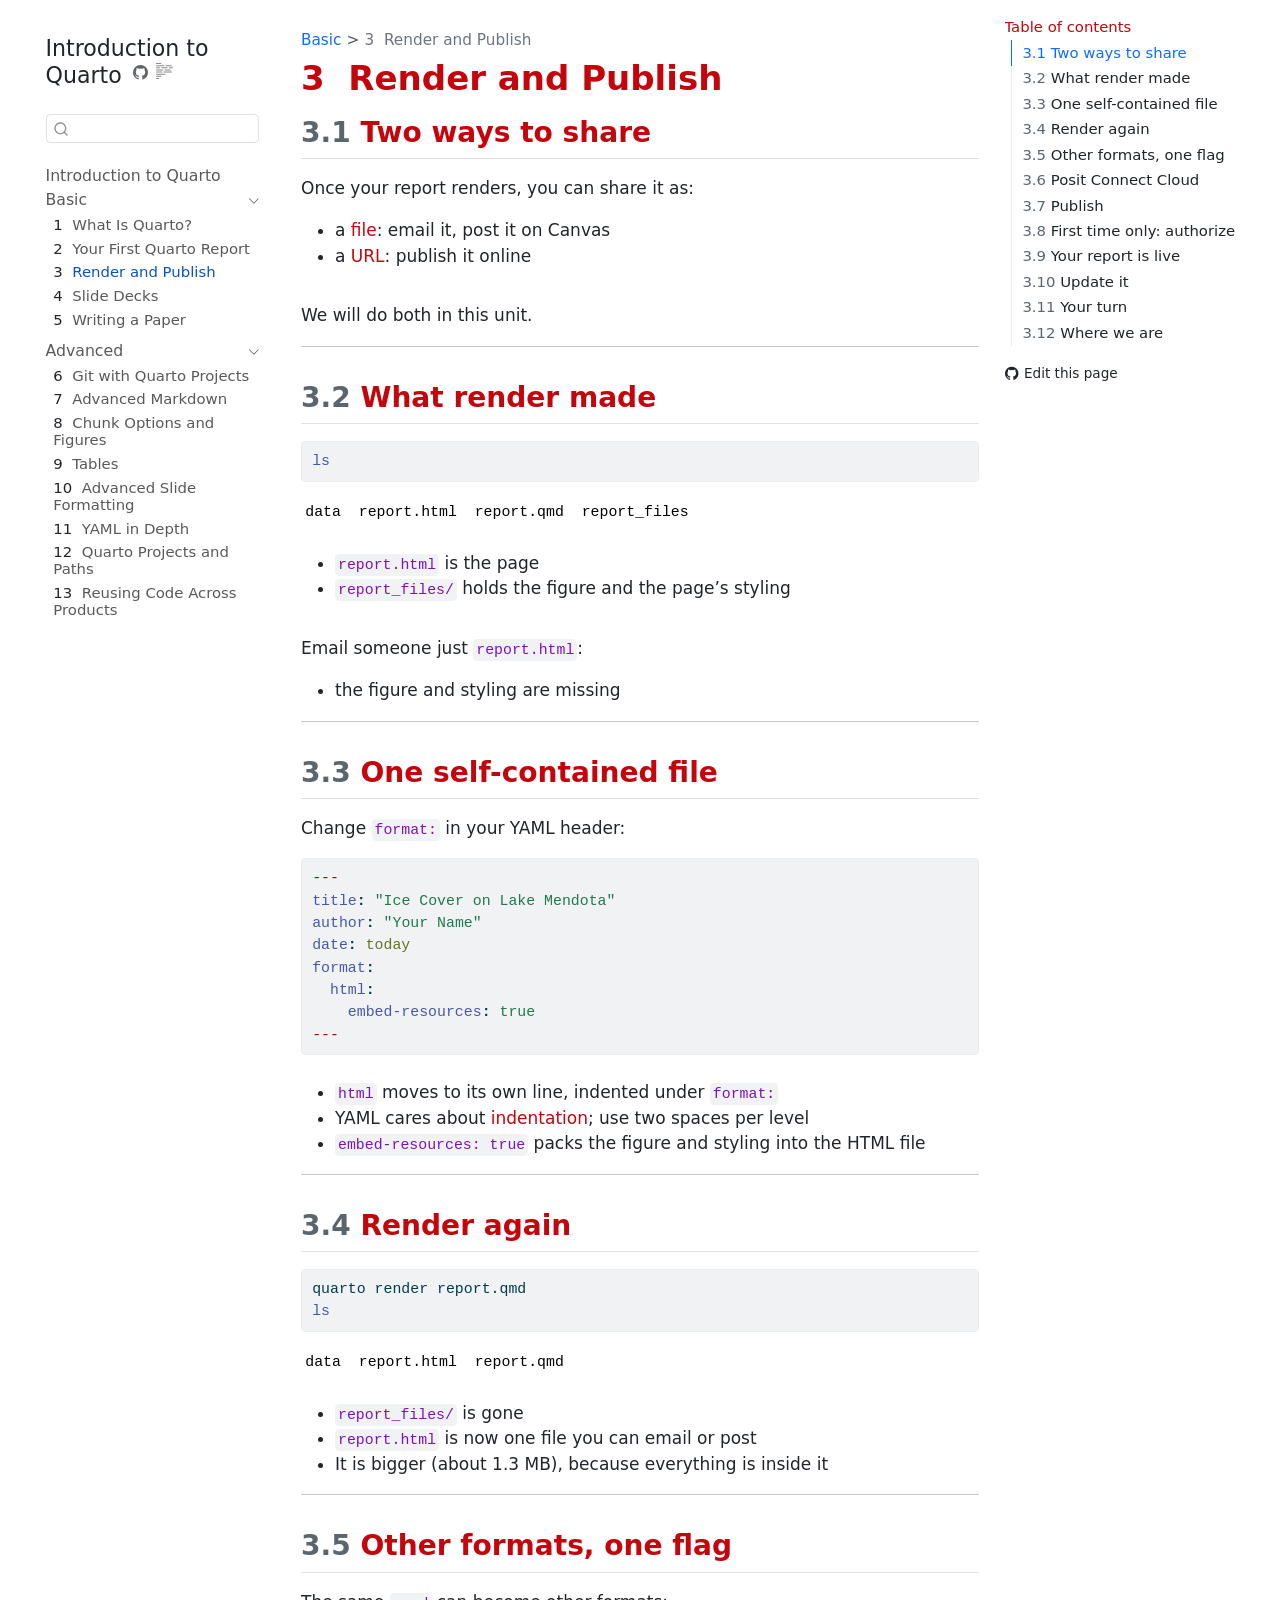
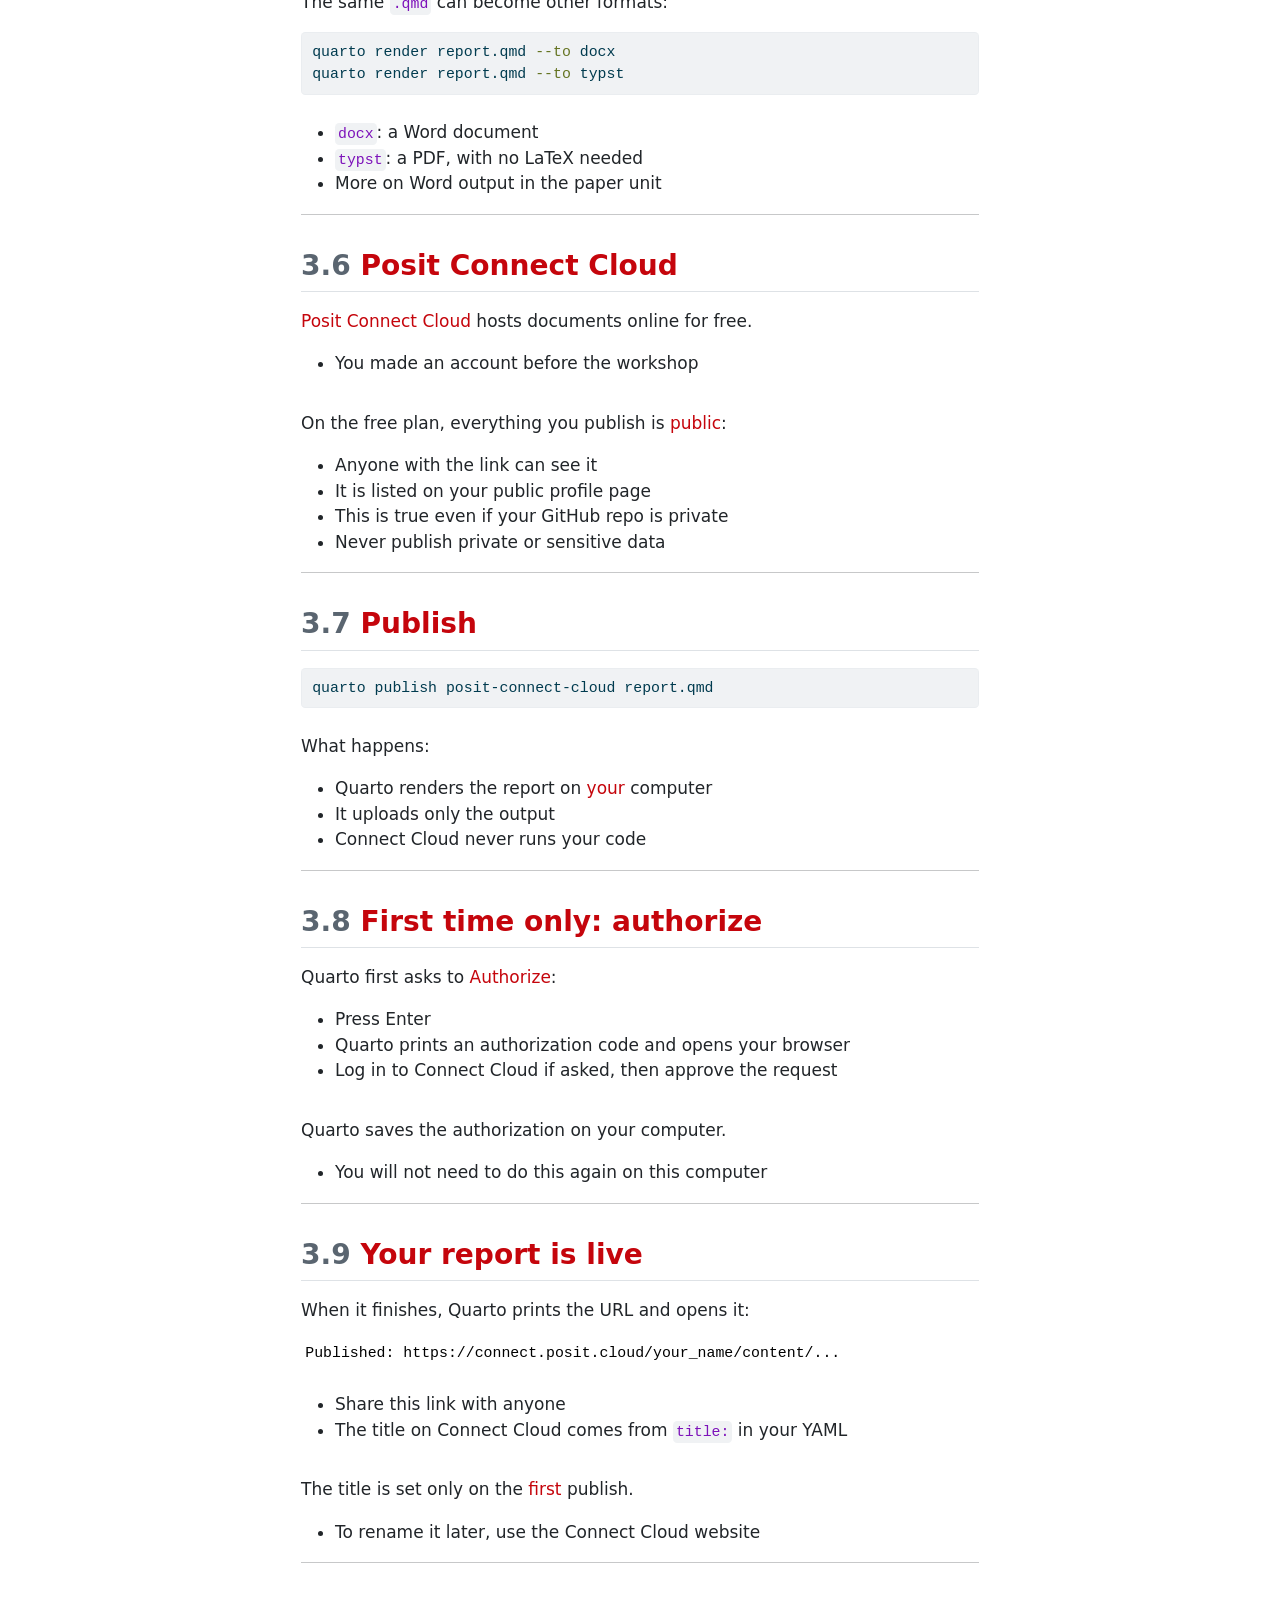
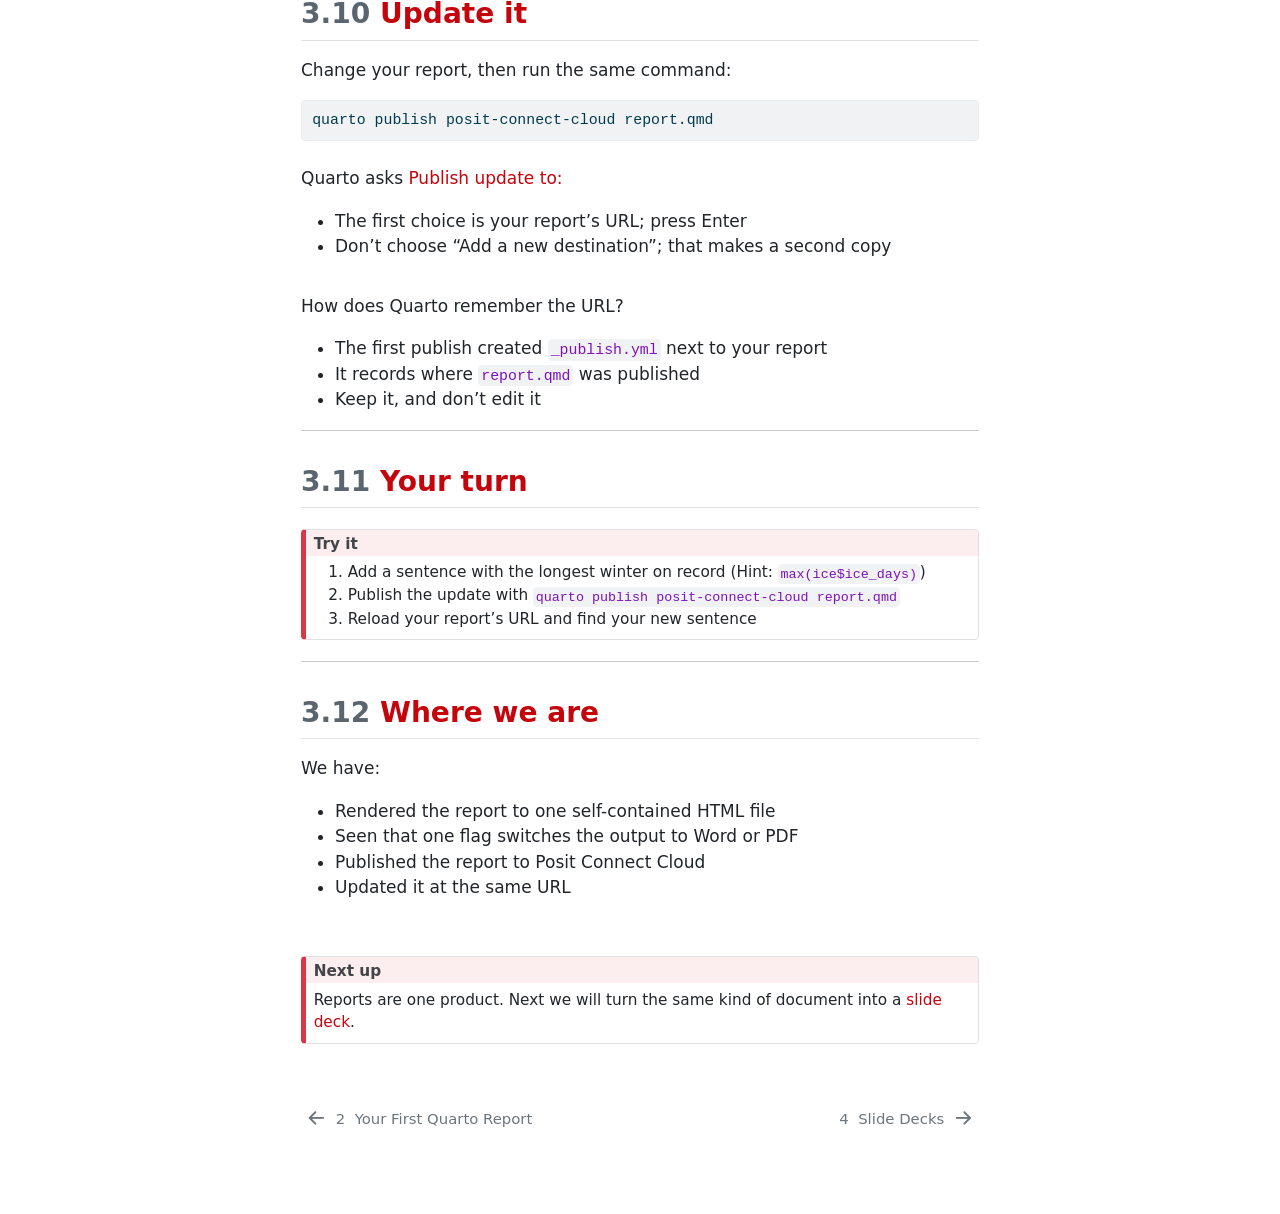
<file: 03_publish.html>
<!DOCTYPE html>
<html xmlns="http://www.w3.org/1999/xhtml" lang="en" xml:lang="en"><head>

<meta charset="utf-8">
<meta name="generator" content="quarto-1.11.9">

<meta name="viewport" content="width=device-width, initial-scale=1.0, user-scalable=yes">


<title>3&nbsp; Render and Publish – Introduction to Quarto</title>
<style>
/* Default styles provided by pandoc.
** See https://pandoc.org/MANUAL.html#variables-for-html for config info.
*/
span.smallcaps{font-variant: small-caps;}
div.columns{display: flex; gap: 1.5em;}
div.column{flex: auto;}
@media screen {
div.columns{gap: min(4vw, 1.5em);}
div.column{overflow-x: auto;}
}
div.hanging-indent{margin-left: 1.5em; text-indent: -1.5em;}
ul.task-list{list-style: none;}
ul.task-list li input[type="checkbox"] {
  width: 0.8em;
  margin: 0 0.8em 0.2em -1em; /* quarto-specific, see https://github.com/quarto-dev/quarto-cli/issues/4556 */ 
  vertical-align: middle;
}
/* CSS for syntax highlighting */
html { -webkit-text-size-adjust: 100%; }
pre > code.sourceCode { white-space: pre; position: relative; }
pre > code.sourceCode > span { display: inline-block; line-height: 1.25; }
pre > code.sourceCode > span:empty { height: 1.2em; }
.sourceCode { overflow: visible; }
code.sourceCode > span { color: inherit; text-decoration: inherit; }
div.sourceCode { margin: 1em 0; }
pre.sourceCode { margin: 0; }
@media screen {
div.sourceCode { overflow: auto; }
}
@media print {
pre > code.sourceCode { white-space: pre-wrap; }
pre > code.sourceCode > span { text-indent: -5em; padding-left: 5em; }
}
pre.numberSource code
  { counter-reset: source-line 0; }
pre.numberSource code > span
  { position: relative; left: -4em; counter-increment: source-line; }
pre.numberSource code > span > a:first-child::before
  { content: counter(source-line);
    position: relative; left: -1em; text-align: right; vertical-align: baseline;
    border: none; display: inline-block;
    -webkit-touch-callout: none; -webkit-user-select: none;
    -khtml-user-select: none; -moz-user-select: none;
    -ms-user-select: none; user-select: none;
    padding: 0 4px; width: 4em;
  }
pre.numberSource { margin-left: 3em;  padding-left: 4px; }
div.sourceCode
  {   }
@media screen {
pre > code.sourceCode > span > a:first-child::before { text-decoration: underline; }
}
</style>


<script src="site_libs/quarto-nav/quarto-nav.js"></script>
<script src="site_libs/quarto-nav/headroom.min.js"></script>
<script src="site_libs/clipboard/clipboard.min.js"></script>
<script src="site_libs/quarto-search/autocomplete.umd.js"></script>
<script src="site_libs/quarto-search/fuse.min.js"></script>
<script src="site_libs/quarto-search/quarto-search.js"></script>
<meta name="quarto:offset" content="./">
<link href="./04_slides.html" rel="next">
<link href="./02_report.html" rel="prev">
<script src="site_libs/quarto-html/quarto.js" type="module"></script>
<script src="site_libs/quarto-html/tabsets/tabsets.js" type="module"></script>
<script src="site_libs/quarto-html/scrollable-regions/scrollable-regions.js" type="module"></script>
<script src="site_libs/quarto-html/popper.min.js"></script>
<script src="site_libs/quarto-html/tippy.umd.min.js"></script>
<script src="site_libs/quarto-html/anchor.min.js"></script>
<link href="site_libs/quarto-html/tippy.css" rel="stylesheet">
<link href="site_libs/quarto-html/quarto-syntax-highlighting-63b5708e65d6cd79cd7618c58d0c21e7.css" rel="stylesheet" id="quarto-text-highlighting-styles">
<script src="site_libs/bootstrap/bootstrap.min.js"></script>
<link href="site_libs/bootstrap/bootstrap-icons.css" rel="stylesheet">
<link href="site_libs/bootstrap/bootstrap-1d8401ff0d8d4c39815efe9fd2eba9a8.min.css" rel="stylesheet" append-hash="true" id="quarto-bootstrap" data-mode="light">
<script id="quarto-search-options" type="application/json">{
  "location": "sidebar",
  "copy-button": false,
  "collapse-after": 3,
  "panel-placement": "start",
  "type": "textbox",
  "limit": 50,
  "keyboard-shortcut": [
    "f",
    "/",
    "s"
  ],
  "show-item-context": false,
  "language": {
    "search-no-results-text": "No results",
    "search-matching-documents-text": "matching documents",
    "search-copy-link-title": "Copy link to search",
    "search-hide-matches-text": "Hide additional matches",
    "search-more-match-text": "more match in this document",
    "search-more-matches-text": "more matches in this document",
    "search-clear-button-title": "Clear",
    "search-text-placeholder": "",
    "search-detached-cancel-button-title": "Cancel",
    "search-submit-button-title": "Submit",
    "search-label": "Search"
  }
}</script>


<link rel="stylesheet" href="book.css">
<link rel="stylesheet" href="utilities.css">
</head>

<body class="nav-sidebar floating quarto-light"><a id="quarto-skip-link" class="visually-hidden-focusable" href="#quarto-document-content">Skip to main content</a>

<div id="quarto-search-results"></div>
  <header id="quarto-header" class="headroom fixed-top">
  <nav class="quarto-secondary-nav" aria-label="Toolbar">
    <div class="container-fluid d-flex">
      <button type="button" class="quarto-btn-toggle btn" data-bs-toggle="collapse" role="button" data-bs-target=".quarto-sidebar-collapse-item" aria-controls="quarto-sidebar" aria-expanded="false" aria-label="Toggle sidebar navigation" onclick="if (window.quartoToggleHeadroom) { window.quartoToggleHeadroom(); }">
        <i class="bi bi-layout-text-sidebar-reverse"></i>
      </button>
        <nav class="quarto-page-breadcrumbs" aria-label="Breadcrumbs"><ol class="breadcrumb"><li class="breadcrumb-item"><a href="./01_intro.html">Basic</a></li><li class="breadcrumb-item"><a href="./03_publish.html"><span class="chapter-number">3</span>&nbsp; <span class="chapter-title">Render and Publish</span></a></li></ol></nav>
        <a class="flex-grow-1" data-bs-toggle="collapse" data-bs-target=".quarto-sidebar-collapse-item" onclick="if (window.quartoToggleHeadroom) { window.quartoToggleHeadroom(); }">      
        </a>
      <button type="button" class="btn quarto-search-button" aria-label="Search" onclick="window.quartoOpenSearch();">
        <i class="bi bi-search"></i>
      </button>
    </div>
  </nav>
</header>
<!-- content -->
<div id="quarto-content" class="quarto-container page-columns page-rows-contents page-layout-article">
<!-- sidebar -->
  <nav id="quarto-sidebar" class="sidebar collapse collapse-horizontal quarto-sidebar-collapse-item sidebar-navigation floating overflow-auto" aria-label="Site">
    <div class="pt-lg-2 mt-2 text-left sidebar-header">
    <div class="sidebar-title mb-0 py-0">
      <a href="./">Introduction to Quarto</a> 
        <div class="sidebar-tools-main">
    <a href="https://github.com/jjcurtin/book_quarto" title="Source Code" class="quarto-navigation-tool px-1" aria-label="Source Code"><i class="bi bi-github"></i></a>
  <a href="" class="quarto-reader-toggle quarto-navigation-tool px-1" onclick="window.quartoToggleReader(); return false;" title="Toggle reader mode">
  <div class="quarto-reader-toggle-btn">
  <i class="bi"></i>
  </div>
</a>
</div>
    </div>
      </div>
        <div class="mt-2 flex-shrink-0 align-items-center">
        <div class="sidebar-search">
        <div id="quarto-search" class="" title="Search"></div>
        </div>
        </div>
    <div class="sidebar-menu-container"> 
    <ul class="list-unstyled mt-1">
        <li class="sidebar-item">
  <div class="sidebar-item-container"> 
  <a href="./index.html" class="sidebar-item-text sidebar-link">
 <span class="menu-text">Introduction to Quarto</span></a>
  </div>
</li>
        <li class="sidebar-item sidebar-item-section">
      <div class="sidebar-item-container"> 
            <button type="button" class="sidebar-item-text sidebar-item-toggle sidebar-link text-start" data-bs-toggle="collapse" data-bs-target="#quarto-sidebar-section-1" aria-controls="quarto-sidebar-section-1" aria-expanded="true">
 <span class="menu-text" id="quarto-sidebar-section-1-label">Basic</span><i class="bi bi-chevron-right" aria-hidden="true"></i></button>
      </div>
      <ul id="quarto-sidebar-section-1" aria-labelledby="quarto-sidebar-section-1-label" class="collapse list-unstyled sidebar-section depth1 show">  
          <li class="sidebar-item">
  <div class="sidebar-item-container"> 
  <a href="./01_intro.html" class="sidebar-item-text sidebar-link">
 <span class="menu-text"><span class="chapter-number">1</span>&nbsp; <span class="chapter-title">What Is Quarto?</span></span></a>
  </div>
</li>
          <li class="sidebar-item">
  <div class="sidebar-item-container"> 
  <a href="./02_report.html" class="sidebar-item-text sidebar-link">
 <span class="menu-text"><span class="chapter-number">2</span>&nbsp; <span class="chapter-title">Your First Quarto Report</span></span></a>
  </div>
</li>
          <li class="sidebar-item">
  <div class="sidebar-item-container"> 
  <a href="./03_publish.html" class="sidebar-item-text sidebar-link active">
 <span class="menu-text"><span class="chapter-number">3</span>&nbsp; <span class="chapter-title">Render and Publish</span></span></a>
  </div>
</li>
          <li class="sidebar-item">
  <div class="sidebar-item-container"> 
  <a href="./04_slides.html" class="sidebar-item-text sidebar-link">
 <span class="menu-text"><span class="chapter-number">4</span>&nbsp; <span class="chapter-title">Slide Decks</span></span></a>
  </div>
</li>
          <li class="sidebar-item">
  <div class="sidebar-item-container"> 
  <a href="./05_paper.html" class="sidebar-item-text sidebar-link">
 <span class="menu-text"><span class="chapter-number">5</span>&nbsp; <span class="chapter-title">Writing a Paper</span></span></a>
  </div>
</li>
      </ul>
  </li>
        <li class="sidebar-item sidebar-item-section">
      <div class="sidebar-item-container"> 
            <button type="button" class="sidebar-item-text sidebar-item-toggle sidebar-link text-start" data-bs-toggle="collapse" data-bs-target="#quarto-sidebar-section-2" aria-controls="quarto-sidebar-section-2" aria-expanded="true">
 <span class="menu-text" id="quarto-sidebar-section-2-label">Advanced</span><i class="bi bi-chevron-right" aria-hidden="true"></i></button>
      </div>
      <ul id="quarto-sidebar-section-2" aria-labelledby="quarto-sidebar-section-2-label" class="collapse list-unstyled sidebar-section depth1 show">  
          <li class="sidebar-item">
  <div class="sidebar-item-container"> 
  <a href="./git_quarto.html" class="sidebar-item-text sidebar-link">
 <span class="menu-text"><span class="chapter-number">6</span>&nbsp; <span class="chapter-title">Git with Quarto Projects</span></span></a>
  </div>
</li>
          <li class="sidebar-item">
  <div class="sidebar-item-container"> 
  <a href="./markdown.html" class="sidebar-item-text sidebar-link">
 <span class="menu-text"><span class="chapter-number">7</span>&nbsp; <span class="chapter-title">Advanced Markdown</span></span></a>
  </div>
</li>
          <li class="sidebar-item">
  <div class="sidebar-item-container"> 
  <a href="./chunk_options.html" class="sidebar-item-text sidebar-link">
 <span class="menu-text"><span class="chapter-number">8</span>&nbsp; <span class="chapter-title">Chunk Options and Figures</span></span></a>
  </div>
</li>
          <li class="sidebar-item">
  <div class="sidebar-item-container"> 
  <a href="./tables.html" class="sidebar-item-text sidebar-link">
 <span class="menu-text"><span class="chapter-number">9</span>&nbsp; <span class="chapter-title">Tables</span></span></a>
  </div>
</li>
          <li class="sidebar-item">
  <div class="sidebar-item-container"> 
  <a href="./slide_formatting.html" class="sidebar-item-text sidebar-link">
 <span class="menu-text"><span class="chapter-number">10</span>&nbsp; <span class="chapter-title">Advanced Slide Formatting</span></span></a>
  </div>
</li>
          <li class="sidebar-item">
  <div class="sidebar-item-container"> 
  <a href="./yaml.html" class="sidebar-item-text sidebar-link">
 <span class="menu-text"><span class="chapter-number">11</span>&nbsp; <span class="chapter-title">YAML in Depth</span></span></a>
  </div>
</li>
          <li class="sidebar-item">
  <div class="sidebar-item-container"> 
  <a href="./projects_paths.html" class="sidebar-item-text sidebar-link">
 <span class="menu-text"><span class="chapter-number">12</span>&nbsp; <span class="chapter-title">Quarto Projects and Paths</span></span></a>
  </div>
</li>
          <li class="sidebar-item">
  <div class="sidebar-item-container"> 
  <a href="./reuse_code.html" class="sidebar-item-text sidebar-link">
 <span class="menu-text"><span class="chapter-number">13</span>&nbsp; <span class="chapter-title">Reusing Code Across Products</span></span></a>
  </div>
</li>
      </ul>
  </li>
    </ul>
    </div>
</nav>
<div id="quarto-sidebar-glass" class="quarto-sidebar-collapse-item" data-bs-toggle="collapse" data-bs-target=".quarto-sidebar-collapse-item"></div>
<!-- margin-sidebar -->
    <div id="quarto-margin-sidebar" class="sidebar margin-sidebar">
        <nav id="TOC" role="doc-toc" aria-labelledby="toc-title" class="toc-active">
    <h2 id="toc-title">Table of contents</h2>
   
  <ul>
  <li><a href="#two-ways-to-share" id="toc-two-ways-to-share" class="nav-link active" data-scroll-target="#two-ways-to-share"><span class="header-section-number">3.1</span> Two ways to share</a></li>
  <li><a href="#what-render-made" id="toc-what-render-made" class="nav-link" data-scroll-target="#what-render-made"><span class="header-section-number">3.2</span> What render made</a></li>
  <li><a href="#one-self-contained-file" id="toc-one-self-contained-file" class="nav-link" data-scroll-target="#one-self-contained-file"><span class="header-section-number">3.3</span> One self-contained file</a></li>
  <li><a href="#render-again" id="toc-render-again" class="nav-link" data-scroll-target="#render-again"><span class="header-section-number">3.4</span> Render again</a></li>
  <li><a href="#other-formats-one-flag" id="toc-other-formats-one-flag" class="nav-link" data-scroll-target="#other-formats-one-flag"><span class="header-section-number">3.5</span> Other formats, one flag</a></li>
  <li><a href="#posit-connect-cloud" id="toc-posit-connect-cloud" class="nav-link" data-scroll-target="#posit-connect-cloud"><span class="header-section-number">3.6</span> Posit Connect Cloud</a></li>
  <li><a href="#publish" id="toc-publish" class="nav-link" data-scroll-target="#publish"><span class="header-section-number">3.7</span> Publish</a></li>
  <li><a href="#first-time-only-authorize" id="toc-first-time-only-authorize" class="nav-link" data-scroll-target="#first-time-only-authorize"><span class="header-section-number">3.8</span> First time only: authorize</a></li>
  <li><a href="#your-report-is-live" id="toc-your-report-is-live" class="nav-link" data-scroll-target="#your-report-is-live"><span class="header-section-number">3.9</span> Your report is live</a></li>
  <li><a href="#update-it" id="toc-update-it" class="nav-link" data-scroll-target="#update-it"><span class="header-section-number">3.10</span> Update it</a></li>
  <li><a href="#your-turn" id="toc-your-turn" class="nav-link" data-scroll-target="#your-turn"><span class="header-section-number">3.11</span> Your turn</a></li>
  <li><a href="#where-we-are" id="toc-where-we-are" class="nav-link" data-scroll-target="#where-we-are"><span class="header-section-number">3.12</span> Where we are</a></li>
  </ul>
<div class="toc-actions"><ul><li><a href="https://github.com/jjcurtin/book_quarto/edit/main/03_publish.qmd" class="toc-action"><i class="bi bi-github"></i>Edit this page</a></li></ul></div></nav>
    </div>
<!-- main -->
<main class="content" id="quarto-document-content" tabindex="-1">

<header id="title-block-header" class="quarto-title-block default"><nav class="quarto-page-breadcrumbs quarto-title-breadcrumbs d-none d-lg-block" aria-label="Breadcrumbs"><ol class="breadcrumb"><li class="breadcrumb-item"><a href="./01_intro.html">Basic</a></li><li class="breadcrumb-item"><a href="./03_publish.html"><span class="chapter-number">3</span>&nbsp; <span class="chapter-title">Render and Publish</span></a></li></ol></nav>
<div class="quarto-title">
<h1 class="title"><span class="chapter-number">3</span>&nbsp; <span class="chapter-title">Render and Publish</span></h1>
</div>



<div class="quarto-title-meta">

    
  
    
  </div>
  


</header>


<section id="two-ways-to-share" class="level2" data-number="3.1">
<h2 data-number="3.1" class="anchored" data-anchor-id="two-ways-to-share"><span class="header-section-number">3.1</span> Two ways to share</h2>
<p>Once your report renders, you can share it as:</p>
<ul>
<li>a <span class="uwred">file</span>: email it, post it on Canvas</li>
<li>a <span class="uwred">URL</span>: publish it online</li>
</ul>
<div class="gap-md">

</div>
<p>We will do both in this unit.</p>
<hr>
</section>
<section id="what-render-made" class="level2" data-number="3.2">
<h2 data-number="3.2" class="anchored" data-anchor-id="what-render-made"><span class="header-section-number">3.2</span> What render made</h2>
<div class="code-copy-outer-scaffold"><div class="sourceCode" id="cb1"><pre class="sourceCode bash code-with-copy"><code class="sourceCode bash"><span id="cb1-1"><a href="#cb1-1" aria-hidden="true" tabindex="-1"></a><span class="fu">ls</span></span></code></pre></div><button title="Copy to Clipboard" class="code-copy-button"><i class="bi"></i></button></div>
<pre><code>data  report.html  report.qmd  report_files</code></pre>
<div class="gap-sm">

</div>
<ul>
<li><code>report.html</code> is the page</li>
<li><code>report_files/</code> holds the figure and the page’s styling</li>
</ul>
<div class="gap-md">

</div>
<p>Email someone just <code>report.html</code>:</p>
<ul>
<li>the figure and styling are missing</li>
</ul>
<hr>
</section>
<section id="one-self-contained-file" class="level2" data-number="3.3">
<h2 data-number="3.3" class="anchored" data-anchor-id="one-self-contained-file"><span class="header-section-number">3.3</span> One self-contained file</h2>
<p>Change <code>format:</code> in your YAML header:</p>
<div class="code-copy-outer-scaffold"><div class="sourceCode" id="cb3"><pre class="sourceCode yaml code-with-copy"><code class="sourceCode yaml"><span id="cb3-1"><a href="#cb3-1" aria-hidden="true" tabindex="-1"></a><span class="pp">---</span></span>
<span id="cb3-2"><a href="#cb3-2" aria-hidden="true" tabindex="-1"></a><span class="fu">title</span><span class="kw">:</span><span class="at"> </span><span class="st">"Ice Cover on Lake Mendota"</span></span>
<span id="cb3-3"><a href="#cb3-3" aria-hidden="true" tabindex="-1"></a><span class="fu">author</span><span class="kw">:</span><span class="at"> </span><span class="st">"Your Name"</span></span>
<span id="cb3-4"><a href="#cb3-4" aria-hidden="true" tabindex="-1"></a><span class="fu">date</span><span class="kw">:</span><span class="at"> today</span></span>
<span id="cb3-5"><a href="#cb3-5" aria-hidden="true" tabindex="-1"></a><span class="fu">format</span><span class="kw">:</span></span>
<span id="cb3-6"><a href="#cb3-6" aria-hidden="true" tabindex="-1"></a><span class="at">  </span><span class="fu">html</span><span class="kw">:</span></span>
<span id="cb3-7"><a href="#cb3-7" aria-hidden="true" tabindex="-1"></a><span class="at">    </span><span class="fu">embed-resources</span><span class="kw">:</span><span class="at"> </span><span class="ch">true</span></span>
<span id="cb3-8"><a href="#cb3-8" aria-hidden="true" tabindex="-1"></a><span class="pp">---</span></span></code></pre></div><button title="Copy to Clipboard" class="code-copy-button"><i class="bi"></i></button></div>
<div class="gap-sm">

</div>
<ul>
<li><code>html</code> moves to its own line, indented under <code>format:</code></li>
<li>YAML cares about <span class="uwred">indentation</span>; use two spaces per level</li>
<li><code>embed-resources: true</code> packs the figure and styling into the HTML file</li>
</ul>
<hr>
</section>
<section id="render-again" class="level2" data-number="3.4">
<h2 data-number="3.4" class="anchored" data-anchor-id="render-again"><span class="header-section-number">3.4</span> Render again</h2>
<div class="code-copy-outer-scaffold"><div class="sourceCode" id="cb4"><pre class="sourceCode bash code-with-copy"><code class="sourceCode bash"><span id="cb4-1"><a href="#cb4-1" aria-hidden="true" tabindex="-1"></a><span class="ex">quarto</span> render report.qmd</span>
<span id="cb4-2"><a href="#cb4-2" aria-hidden="true" tabindex="-1"></a><span class="fu">ls</span></span></code></pre></div><button title="Copy to Clipboard" class="code-copy-button"><i class="bi"></i></button></div>
<pre><code>data  report.html  report.qmd</code></pre>
<div class="gap-sm">

</div>
<ul>
<li><code>report_files/</code> is gone</li>
<li><code>report.html</code> is now one file you can email or post</li>
<li>It is bigger (about 1.3 MB), because everything is inside it</li>
</ul>
<hr>
</section>
<section id="other-formats-one-flag" class="level2" data-number="3.5">
<h2 data-number="3.5" class="anchored" data-anchor-id="other-formats-one-flag"><span class="header-section-number">3.5</span> Other formats, one flag</h2>
<p>The same <code>.qmd</code> can become other formats:</p>
<div class="code-copy-outer-scaffold"><div class="sourceCode" id="cb6"><pre class="sourceCode bash code-with-copy"><code class="sourceCode bash"><span id="cb6-1"><a href="#cb6-1" aria-hidden="true" tabindex="-1"></a><span class="ex">quarto</span> render report.qmd <span class="at">--to</span> docx</span>
<span id="cb6-2"><a href="#cb6-2" aria-hidden="true" tabindex="-1"></a><span class="ex">quarto</span> render report.qmd <span class="at">--to</span> typst</span></code></pre></div><button title="Copy to Clipboard" class="code-copy-button"><i class="bi"></i></button></div>
<div class="gap-sm">

</div>
<ul>
<li><code>docx</code>: a Word document</li>
<li><code>typst</code>: a PDF, with no LaTeX needed</li>
<li>More on Word output in the paper unit</li>
</ul>
<hr>
</section>
<section id="posit-connect-cloud" class="level2" data-number="3.6">
<h2 data-number="3.6" class="anchored" data-anchor-id="posit-connect-cloud"><span class="header-section-number">3.6</span> Posit Connect Cloud</h2>
<p><span class="uwred">Posit Connect Cloud</span> hosts documents online for free.</p>
<ul>
<li>You made an account before the workshop</li>
</ul>
<div class="gap-md">

</div>
<p>On the free plan, everything you publish is <span class="uwred">public</span>:</p>
<ul>
<li>Anyone with the link can see it</li>
<li>It is listed on your public profile page</li>
<li>This is true even if your GitHub repo is private</li>
<li>Never publish private or sensitive data</li>
</ul>
<hr>
</section>
<section id="publish" class="level2" data-number="3.7">
<h2 data-number="3.7" class="anchored" data-anchor-id="publish"><span class="header-section-number">3.7</span> Publish</h2>
<div class="code-copy-outer-scaffold"><div class="sourceCode" id="cb7"><pre class="sourceCode bash code-with-copy"><code class="sourceCode bash"><span id="cb7-1"><a href="#cb7-1" aria-hidden="true" tabindex="-1"></a><span class="ex">quarto</span> publish posit-connect-cloud report.qmd</span></code></pre></div><button title="Copy to Clipboard" class="code-copy-button"><i class="bi"></i></button></div>
<div class="gap-sm">

</div>
<p>What happens:</p>
<ul>
<li>Quarto renders the report on <span class="uwred">your</span> computer</li>
<li>It uploads only the output</li>
<li>Connect Cloud never runs your code</li>
</ul>
<hr>
</section>
<section id="first-time-only-authorize" class="level2" data-number="3.8">
<h2 data-number="3.8" class="anchored" data-anchor-id="first-time-only-authorize"><span class="header-section-number">3.8</span> First time only: authorize</h2>
<p>Quarto first asks to <span class="uwred">Authorize</span>:</p>
<ul>
<li>Press Enter</li>
<li>Quarto prints an authorization code and opens your browser</li>
<li>Log in to Connect Cloud if asked, then approve the request</li>
</ul>
<div class="gap-md">

</div>
<p>Quarto saves the authorization on your computer.</p>
<ul>
<li>You will not need to do this again on this computer</li>
</ul>
<hr>
</section>
<section id="your-report-is-live" class="level2" data-number="3.9">
<h2 data-number="3.9" class="anchored" data-anchor-id="your-report-is-live"><span class="header-section-number">3.9</span> Your report is live</h2>
<p>When it finishes, Quarto prints the URL and opens it:</p>
<pre><code>Published: https://connect.posit.cloud/your_name/content/...</code></pre>
<div class="gap-sm">

</div>
<ul>
<li>Share this link with anyone</li>
<li>The title on Connect Cloud comes from <code>title:</code> in your YAML</li>
</ul>
<div class="gap-md">

</div>
<p>The title is set only on the <span class="uwred">first</span> publish.</p>
<ul>
<li>To rename it later, use the Connect Cloud website</li>
</ul>
<hr>
</section>
<section id="update-it" class="level2" data-number="3.10">
<h2 data-number="3.10" class="anchored" data-anchor-id="update-it"><span class="header-section-number">3.10</span> Update it</h2>
<p>Change your report, then run the same command:</p>
<div class="code-copy-outer-scaffold"><div class="sourceCode" id="cb9"><pre class="sourceCode bash code-with-copy"><code class="sourceCode bash"><span id="cb9-1"><a href="#cb9-1" aria-hidden="true" tabindex="-1"></a><span class="ex">quarto</span> publish posit-connect-cloud report.qmd</span></code></pre></div><button title="Copy to Clipboard" class="code-copy-button"><i class="bi"></i></button></div>
<div class="gap-sm">

</div>
<p>Quarto asks <span class="uwred">Publish update to:</span></p>
<ul>
<li>The first choice is your report’s URL; press Enter</li>
<li>Don’t choose “Add a new destination”; that makes a second copy</li>
</ul>
<div class="gap-md">

</div>
<p>How does Quarto remember the URL?</p>
<ul>
<li>The first publish created <code>_publish.yml</code> next to your report</li>
<li>It records where <code>report.qmd</code> was published</li>
<li>Keep it, and don’t edit it</li>
</ul>
<hr>
</section>
<section id="your-turn" class="level2" data-number="3.11">
<h2 data-number="3.11" class="anchored" data-anchor-id="your-turn"><span class="header-section-number">3.11</span> Your turn</h2>
<div class="callout-wide">
<div class="callout callout-style-default callout-important no-icon callout-titled">
<div class="callout-header d-flex align-content-center">
<div class="callout-icon-container">
<i class="callout-icon no-icon"></i>
</div>
<div class="callout-title-container flex-fill">
<span class="screen-reader-only">Important</span>Try it
</div>
</div>
<div class="callout-body-container callout-body">
<ol type="1">
<li>Add a sentence with the longest winter on record (Hint: <code>max(ice$ice_days)</code>)</li>
<li>Publish the update with <code>quarto publish posit-connect-cloud report.qmd</code></li>
<li>Reload your report’s URL and find your new sentence</li>
</ol>
</div>
</div>
</div>
<hr>
</section>
<section id="where-we-are" class="level2" data-number="3.12">
<h2 data-number="3.12" class="anchored" data-anchor-id="where-we-are"><span class="header-section-number">3.12</span> Where we are</h2>
<p>We have:</p>
<ul>
<li>Rendered the report to one self-contained HTML file</li>
<li>Seen that one flag switches the output to Word or PDF</li>
<li>Published the report to Posit Connect Cloud</li>
<li>Updated it at the same URL</li>
</ul>
<div class="gap-md">

</div>
<div class="callout-wide">
<div class="callout callout-style-default callout-important no-icon callout-titled">
<div class="callout-header d-flex align-content-center">
<div class="callout-icon-container">
<i class="callout-icon no-icon"></i>
</div>
<div class="callout-title-container flex-fill">
<span class="screen-reader-only">Important</span>Next up
</div>
</div>
<div class="callout-body-container callout-body">
<p>Reports are one product. Next we will turn the same kind of document into a <span class="uwred">slide deck</span>.</p>
</div>
</div>
</div>


</section>

</main> <!-- /main -->
<script id="quarto-html-after-body" type="application/javascript">
  window.document.addEventListener("DOMContentLoaded", function (event) {
    const icon = "";
    const anchorJS = new window.AnchorJS();
    anchorJS.options = {
      placement: 'right',
      icon: icon
    };
    anchorJS.add('.anchored');
    const isCodeAnnotation = (el) => {
      for (const clz of el.classList) {
        if (clz.startsWith('code-annotation-')) {                     
          return true;
        }
      }
      return false;
    }
    const onCopySuccess = function(e) {
      // button target
      const button = e.trigger;
      // don't keep focus
      button.blur();
      // flash "checked"
      button.classList.add('code-copy-button-checked');
      var currentTitle = button.getAttribute("title");
      button.setAttribute("title", "Copied!");
      let tooltip;
      if (window.bootstrap) {
        button.setAttribute("data-bs-toggle", "tooltip");
        button.setAttribute("data-bs-placement", "left");
        button.setAttribute("data-bs-title", "Copied!");
        tooltip = new bootstrap.Tooltip(button, 
          { trigger: "manual", 
            customClass: "code-copy-button-tooltip",
            offset: [0, -8]});
        tooltip.show();    
      }
      setTimeout(function() {
        if (tooltip) {
          tooltip.hide();
          button.removeAttribute("data-bs-title");
          button.removeAttribute("data-bs-toggle");
          button.removeAttribute("data-bs-placement");
        }
        button.setAttribute("title", currentTitle);
        button.classList.remove('code-copy-button-checked');
      }, 1000);
      // clear code selection
      e.clearSelection();
    }
    const getTextToCopy = function(trigger) {
      const outerScaffold = trigger.parentElement.cloneNode(true);
      const codeEl = outerScaffold.querySelector('code');
      for (const childEl of codeEl.children) {
        if (isCodeAnnotation(childEl)) {
          childEl.remove();
        }
      }
      return codeEl.innerText;
    }
    const clipboard = new window.ClipboardJS('.code-copy-button:not([data-in-quarto-modal])', {
      text: getTextToCopy
    });
    clipboard.on('success', onCopySuccess);
    if (window.document.getElementById('quarto-embedded-source-code-modal')) {
      const clipboardModal = new window.ClipboardJS('.code-copy-button[data-in-quarto-modal]', {
        text: getTextToCopy,
        container: window.document.getElementById('quarto-embedded-source-code-modal')
      });
      clipboardModal.on('success', onCopySuccess);
    }
      var localhostRegex = new RegExp(/^(?:http|https):\/\/localhost\:?[0-9]*\//);
      var mailtoRegex = new RegExp(/^mailto:/);
        var filterRegex = new RegExp("https:\/\/jjcurtin\.github\.io\/book_quarto\/");
      var isInternal = (href) => {
          return filterRegex.test(href) || localhostRegex.test(href) || mailtoRegex.test(href);
      }
      // Inspect non-navigation links and adorn them if external
      window.quartoDecorateExternalLinks = function (root) {
     var links = (root || window.document).querySelectorAll('a[href]:not(.nav-link):not(.navbar-brand):not(.toc-action):not(.sidebar-link):not(.sidebar-item-toggle):not(.pagination-link):not(.no-external):not([aria-hidden]):not(.dropdown-item):not(.quarto-navigation-tool):not(.about-link)');
      for (var i=0; i<links.length; i++) {
        const link = links[i];
        if (!isInternal(link.href)) {
          // undo the damage that might have been done by quarto-nav.js in the case of
          // links that we want to consider external
          if (link.dataset.originalHref !== undefined) {
            link.href = link.dataset.originalHref;
          }
          if (!link.classList.contains('no-external-icon')) {
          }
        }
      }
      };
      window.quartoDecorateExternalLinks(window.document);
    // Esc closes the popup (WCAG 1.4.13) and focus leaving both trigger and
    // popup closes it (WCAG 2.4.11); tippy handles neither for interactive popups.
    const hideOnEscAndFocusOut = {
      name: 'hideOnEscAndFocusOut',
      defaultValue: true,
      fn(instance) {
        const dismiss = () => {
          // A show scheduled by the trigger delay would otherwise reopen it
          instance.clearDelayTimeouts();
          instance.hide();
        };
        const onKeyDown = (event) => {
          if (event.key !== 'Escape') {
            return;
          }
          // Keep Esc from also reaching page handlers (e.g. reveal.js overview),
          // except an open reveal.js slide menu, which Esc should close too.
          // The menu handles keys only when its keyboard option is on.
          const menuHandlesEsc = window.Reveal?.getPlugin?.('menu')?.isOpen() &&
            window.Reveal.getConfig().menu?.keyboard !== false;
          if (!menuHandlesEsc) {
            event.stopPropagation();
          }
          if (instance.popper.contains(window.document.activeElement)) {
            // Disabled while refocusing so the focus trigger does not reopen it
            instance.disable();
            instance.reference.focus();
            instance.enable();
          }
          dismiss();
        };
        const onFocusOut = (event) => {
          const target = event.relatedTarget;
          if (target && !instance.reference.contains(target) &&
              !instance.popper.contains(target)) {
            dismiss();
          }
        };
        // On the trigger too: a click trigger (code-annotations: select) has no
        // blur handling. Attached for the instance's lifetime so leaving the
        // trigger also cancels a show still pending on the trigger delay.
        instance.reference.addEventListener('focusout', onFocusOut);
        return {
          onShow() {
            window.document.addEventListener('keydown', onKeyDown, true);
            instance.popper.addEventListener('focusout', onFocusOut);
          },
          onHide() {
            window.document.removeEventListener('keydown', onKeyDown, true);
            instance.popper.removeEventListener('focusout', onFocusOut);
          },
          onDestroy() {
            instance.reference.removeEventListener('focusout', onFocusOut);
          },
        };
      },
    };
    function tippyHover(el, contentFn, onTriggerFn, onUntriggerFn) {
      const config = {
        allowHTML: true,
        maxWidth: 500,
        delay: 100,
        arrow: false,
        appendTo: function(el) {
            return el.parentElement;
        },
        interactive: true,
        interactiveBorder: 10,
        theme: 'quarto',
        placement: 'bottom-start',
        plugins: [hideOnEscAndFocusOut],
      };
      if (contentFn) {
        config.content = contentFn;
      }
      if (onTriggerFn) {
        config.onTrigger = onTriggerFn;
      }
      if (onUntriggerFn) {
        config.onUntrigger = onUntriggerFn;
      }
      window.tippy(el, config); 
    }
    const noterefs = window.document.querySelectorAll('a[role="doc-noteref"]');
    for (var i=0; i<noterefs.length; i++) {
      const ref = noterefs[i];
      tippyHover(ref, function() {
        // use id or data attribute instead here
        let href = ref.getAttribute('data-footnote-href') || ref.getAttribute('href');
        try { href = new URL(href).hash; } catch {}
        const id = href.replace(/^#\/?/, "");
        const note = window.document.getElementById(id);
        if (note) {
          return note.innerHTML;
        } else {
          return "";
        }
      });
    }
    const xrefs = window.document.querySelectorAll('a.quarto-xref');
    const processXRef = (id, note) => {
      // Strip column container classes
      const stripColumnClz = (el) => {
        el.classList.remove("page-full", "page-columns");
        if (el.children) {
          for (const child of el.children) {
            stripColumnClz(child);
          }
        }
      }
      stripColumnClz(note)
      if (id === null || id.startsWith('sec-')) {
        // Special case sections, only their first couple elements
        const container = document.createElement("div");
        if (note.children && note.children.length > 2) {
          container.appendChild(note.children[0].cloneNode(true));
          for (let i = 1; i < note.children.length; i++) {
            const child = note.children[i];
            if (child.tagName === "P" && child.innerText === "") {
              continue;
            } else {
              container.appendChild(child.cloneNode(true));
              break;
            }
          }
          if (window.Quarto?.typesetMath) {
            window.Quarto.typesetMath(container);
          }
          return container.innerHTML
        } else {
          if (window.Quarto?.typesetMath) {
            window.Quarto.typesetMath(note);
          }
          return note.innerHTML;
        }
      } else {
        // Remove any anchor links if they are present
        const anchorLink = note.querySelector('a.anchorjs-link');
        if (anchorLink) {
          anchorLink.remove();
        }
        if (window.Quarto?.typesetMath) {
          window.Quarto.typesetMath(note);
        }
        if (note.classList.contains("callout")) {
          return note.outerHTML;
        } else {
          return note.innerHTML;
        }
      }
    }
    for (var i=0; i<xrefs.length; i++) {
      const xref = xrefs[i];
      tippyHover(xref, undefined, function(instance) {
        instance.disable();
        let url = xref.getAttribute('href');
        let hash = undefined; 
        if (url.startsWith('#')) {
          hash = url;
        } else {
          try { hash = new URL(url).hash; } catch {}
        }
        if (hash) {
          const id = hash.replace(/^#\/?/, "");
          const note = window.document.getElementById(id);
          if (note !== null) {
            try {
              const html = processXRef(id, note.cloneNode(true));
              instance.setContent(html);
            } finally {
              instance.enable();
              instance.show();
            }
          } else {
            // See if we can fetch this
            fetch(url.split('#')[0])
            .then(res => res.text())
            .then(html => {
              const parser = new DOMParser();
              const htmlDoc = parser.parseFromString(html, "text/html");
              const note = htmlDoc.getElementById(id);
              if (note !== null) {
                const html = processXRef(id, note);
                instance.setContent(html);
              } 
            }).finally(() => {
              instance.enable();
              instance.show();
            });
          }
        } else {
          // See if we can fetch a full url (with no hash to target)
          // This is a special case and we should probably do some content thinning / targeting
          fetch(url)
          .then(res => res.text())
          .then(html => {
            const parser = new DOMParser();
            const htmlDoc = parser.parseFromString(html, "text/html");
            const note = htmlDoc.querySelector('main.content');
            if (note !== null) {
              // This should only happen for chapter cross references
              // (since there is no id in the URL)
              // remove the first header
              if (note.children.length > 0 && note.children[0].tagName === "HEADER") {
                note.children[0].remove();
              }
              const html = processXRef(null, note);
              instance.setContent(html);
            } 
          }).finally(() => {
            instance.enable();
            instance.show();
          });
        }
      }, function(instance) {
      });
    }
        let selectedAnnoteEl;
        const selectorForAnnotation = ( cell, annotation) => {
          let cellAttr = 'data-code-cell="' + cell + '"';
          let lineAttr = 'data-code-annotation="' +  annotation + '"';
          const selector = 'span[' + cellAttr + '][' + lineAttr + ']';
          return selector;
        }
        const selectCodeLines = (annoteEl) => {
          const doc = window.document;
          const targetCell = annoteEl.getAttribute("data-target-cell");
          const targetAnnotation = annoteEl.getAttribute("data-target-annotation");
          const annoteSpan = window.document.querySelector(selectorForAnnotation(targetCell, targetAnnotation));
          const lines = annoteSpan.getAttribute("data-code-lines").split(",");
          const lineIds = lines.map((line) => {
            return targetCell + "-" + line;
          })
          // Each band is positioned against its own containing block, which is
          // not the offsetParent of the lines, so place it from client rects.
          const placeBand = (band, firstEl, lastEl, codeBlock) => {
            const container = band.offsetParent;
            if (container === null) {
              return;
            }
            const containerRect = container.getBoundingClientRect();
            // Reveal.js scales slides with a transform, so convert client
            // pixels back to the CSS pixels of the container.
            const scale = containerRect.height / container.offsetHeight || 1;
            const firstRect = firstEl.getBoundingClientRect();
            const lastRect = lastEl.getBoundingClientRect();
            const top = (firstRect.top - containerRect.top) / scale - container.clientTop + container.scrollTop;
            const height = (lastRect.bottom - firstRect.top) / scale;
            band.style.top = top - 2 + "px";
            band.style.height = height + 4 + "px";
            if (codeBlock) {
              // Without the copy button wrapper, the containing block is wider
              // than the code block, so span the code block explicitly.
              const blockRect = codeBlock.getBoundingClientRect();
              band.style.left = (blockRect.left - containerRect.left) / scale - container.clientLeft + container.scrollLeft + "px";
              band.style.width = blockRect.width / scale + "px";
            }
          };
          if (lineIds.length > 0) {
            const el = window.document.getElementById(lineIds[0]);
            const lastEl = window.document.getElementById(lineIds[lineIds.length - 1]);
            const parent = el.parentElement.parentElement;
            // cook up a div (if necessary) and position it
            let div = window.document.getElementById("code-annotation-line-highlight");
            if (div === null) {
              div = window.document.createElement("div");
              div.setAttribute("id", "code-annotation-line-highlight");
              div.style.position = 'absolute';
              parent.appendChild(div);
            }
            placeBand(div, el, lastEl, parent.closest("div.sourceCode") || parent);
            let gutterDiv = window.document.getElementById("code-annotation-line-highlight-gutter");
            if (gutterDiv === null) {
              gutterDiv = window.document.createElement("div");
              gutterDiv.setAttribute("id", "code-annotation-line-highlight-gutter");
              gutterDiv.style.position = 'absolute';
              const codeCell = window.document.getElementById(targetCell);
              const gutter = codeCell.querySelector('.code-annotation-gutter');
              gutter.appendChild(gutterDiv);
            }
            placeBand(gutterDiv, el, lastEl);
            selectedAnnoteEl = annoteEl;
          }
        };
        const unselectCodeLines = () => {
          const elementsIds = ["code-annotation-line-highlight", "code-annotation-line-highlight-gutter"];
          elementsIds.forEach((elId) => {
            const div = window.document.getElementById(elId);
            if (div) {
              div.remove();
            }
          });
          selectedAnnoteEl = undefined;
        };
          // Handle positioning of the toggle
      window.addEventListener(
        "resize",
        throttle(() => {
          elRect = undefined;
          if (selectedAnnoteEl) {
            selectCodeLines(selectedAnnoteEl);
          }
        }, 10)
      );
      function throttle(fn, ms) {
      let throttle = false;
      let timer;
        return (...args) => {
          if(!throttle) { // first call gets through
              fn.apply(this, args);
              throttle = true;
          } else { // all the others get throttled
              if(timer) clearTimeout(timer); // cancel #2
              timer = setTimeout(() => {
                fn.apply(this, args);
                timer = throttle = false;
              }, ms);
          }
        };
      }
        // Attach click handler to the DT
        const annoteDls = window.document.querySelectorAll('dt[data-target-cell]');
        for (const annoteDlNode of annoteDls) {
          annoteDlNode.addEventListener('click', (event) => {
            const clickedEl = event.target;
            if (clickedEl !== selectedAnnoteEl) {
              unselectCodeLines();
              const activeEl = window.document.querySelector('dt[data-target-cell].code-annotation-active');
              if (activeEl) {
                activeEl.classList.remove('code-annotation-active');
              }
              selectCodeLines(clickedEl);
              clickedEl.classList.add('code-annotation-active');
            } else {
              // Unselect the line
              unselectCodeLines();
              clickedEl.classList.remove('code-annotation-active');
            }
          });
        }
    const findCites = (el) => {
      const parentEl = el.parentElement;
      if (parentEl) {
        const cites = parentEl.dataset.cites;
        if (cites) {
          return {
            el,
            cites: cites.split(' ')
          };
        } else {
          return findCites(el.parentElement)
        }
      } else {
        return undefined;
      }
    };
    var bibliorefs = window.document.querySelectorAll('a[role="doc-biblioref"]');
    for (var i=0; i<bibliorefs.length; i++) {
      const ref = bibliorefs[i];
      const citeInfo = findCites(ref);
      if (citeInfo) {
        tippyHover(citeInfo.el, function() {
          var popup = window.document.createElement('div');
          citeInfo.cites.forEach(function(cite) {
            var citeDiv = window.document.createElement('div');
            citeDiv.classList.add('hanging-indent');
            citeDiv.classList.add('csl-entry');
            var biblioDiv = window.document.getElementById('ref-' + cite);
            if (biblioDiv) {
              citeDiv.innerHTML = biblioDiv.innerHTML;
            }
            popup.appendChild(citeDiv);
          });
          return popup.innerHTML;
        });
      }
    }
  });
  </script>
  <script type="application/javascript">
  window.quartoScrollableRegionsLabels = {"code":"Scrollable code","output":"Scrollable output"};
  </script>
<nav class="page-navigation" aria-label="Page">
  <div class="nav-page nav-page-previous">
      <a href="./02_report.html" class="pagination-link" aria-label="Your First Quarto Report">
        <i class="bi bi-arrow-left-short"></i> <span class="nav-page-text"><span class="chapter-number">2</span>&nbsp; <span class="chapter-title">Your First Quarto Report</span></span>
      </a>          
  </div>
  <div class="nav-page nav-page-next">
      <a href="./04_slides.html" class="pagination-link" aria-label="Slide Decks">
        <span class="nav-page-text"><span class="chapter-number">4</span>&nbsp; <span class="chapter-title">Slide Decks</span></span> <i class="bi bi-arrow-right-short"></i>
      </a>
  </div>
</nav>
</div> <!-- /content -->




<footer class="footer"><div class="nav-footer"><div class="nav-footer-center"><div class="toc-actions d-sm-block d-md-none"><ul><li><a href="https://github.com/jjcurtin/book_quarto/edit/main/03_publish.qmd" class="toc-action"><i class="bi bi-github"></i>Edit this page</a></li></ul></div></div></div></footer></body></html>
</file>
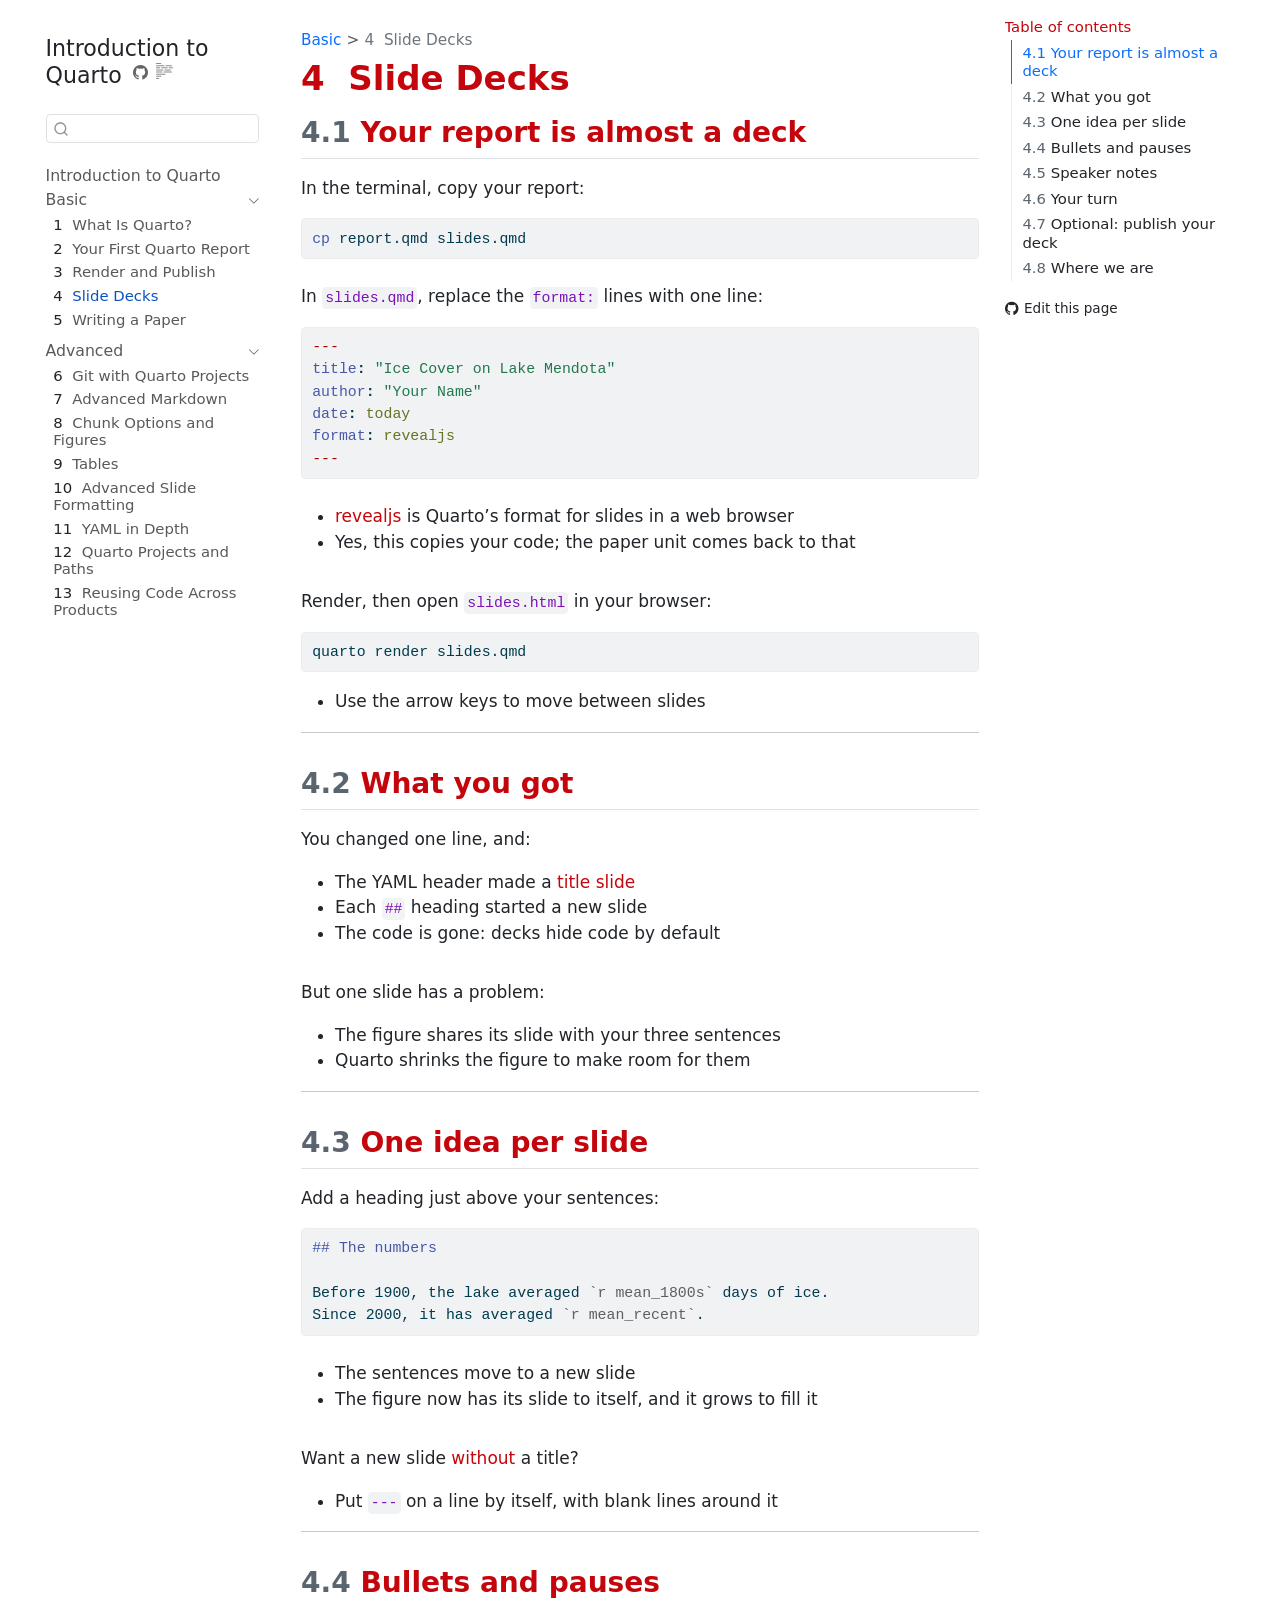
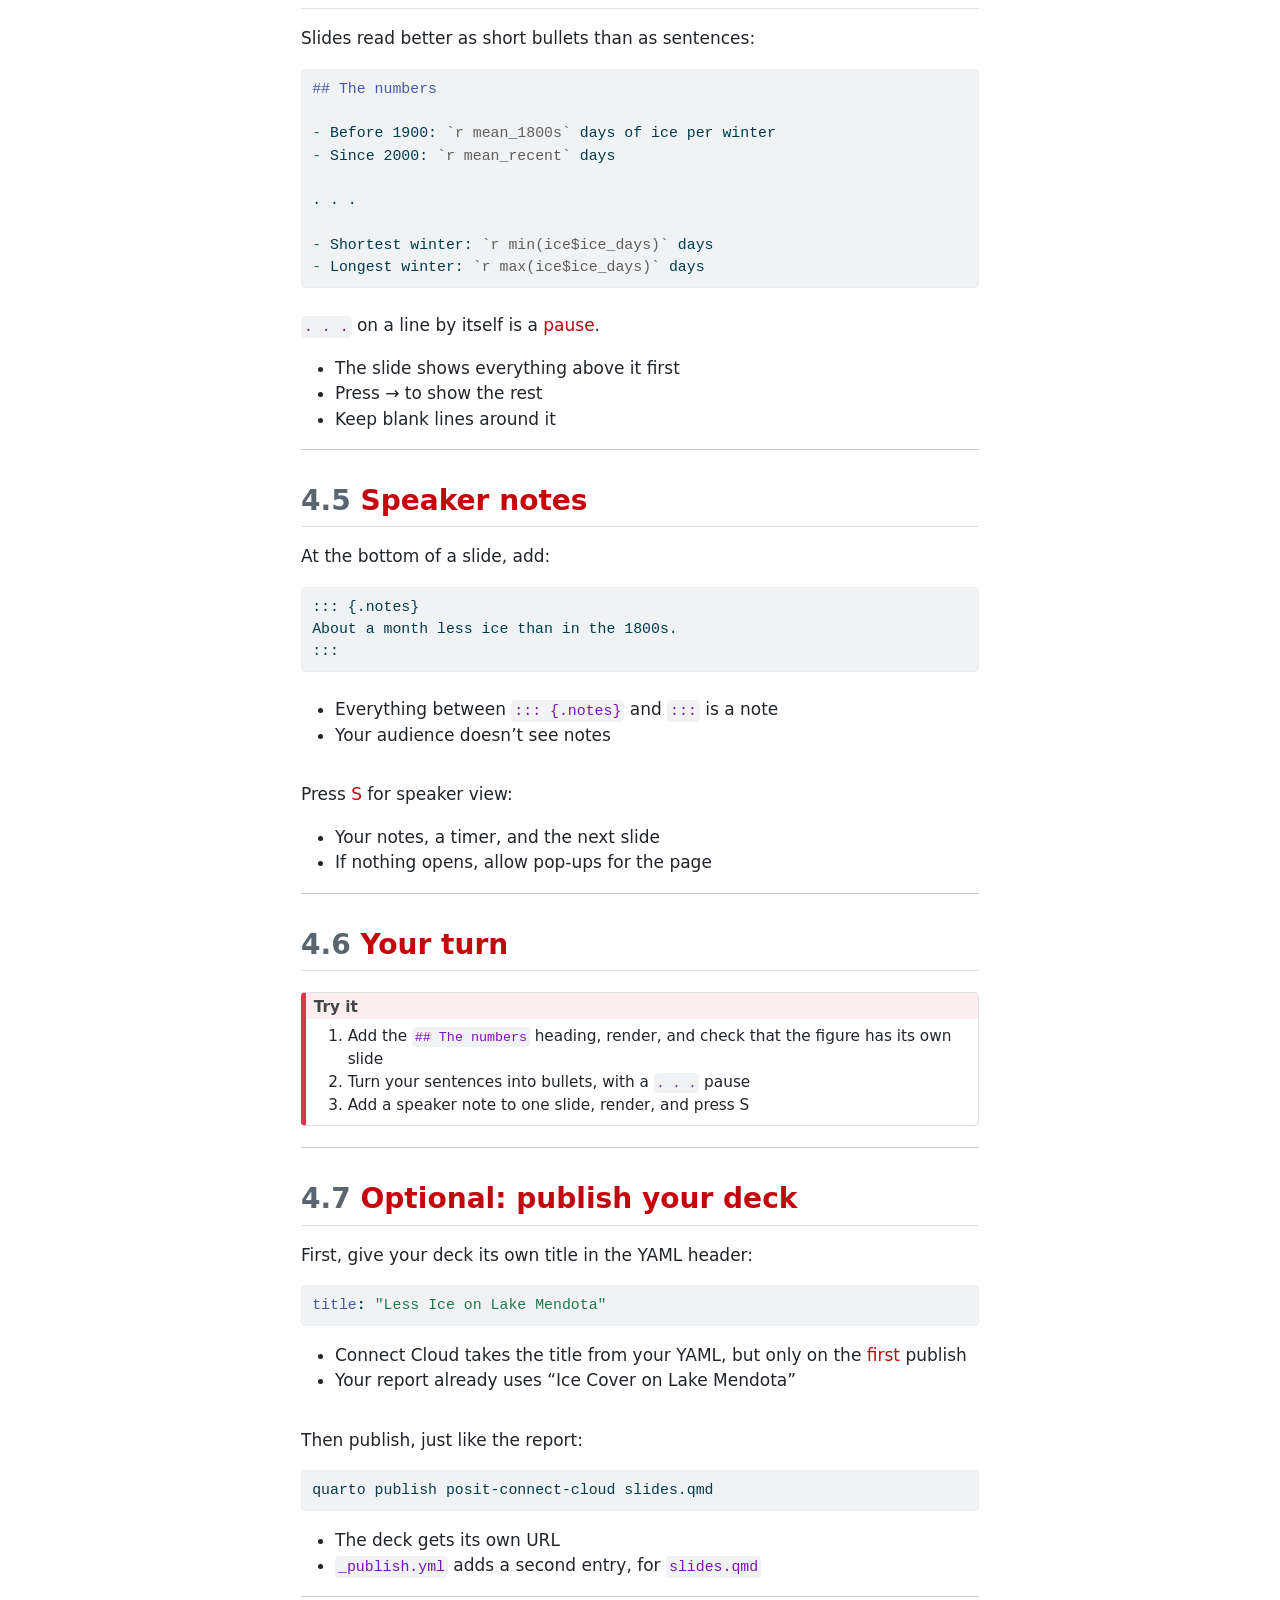
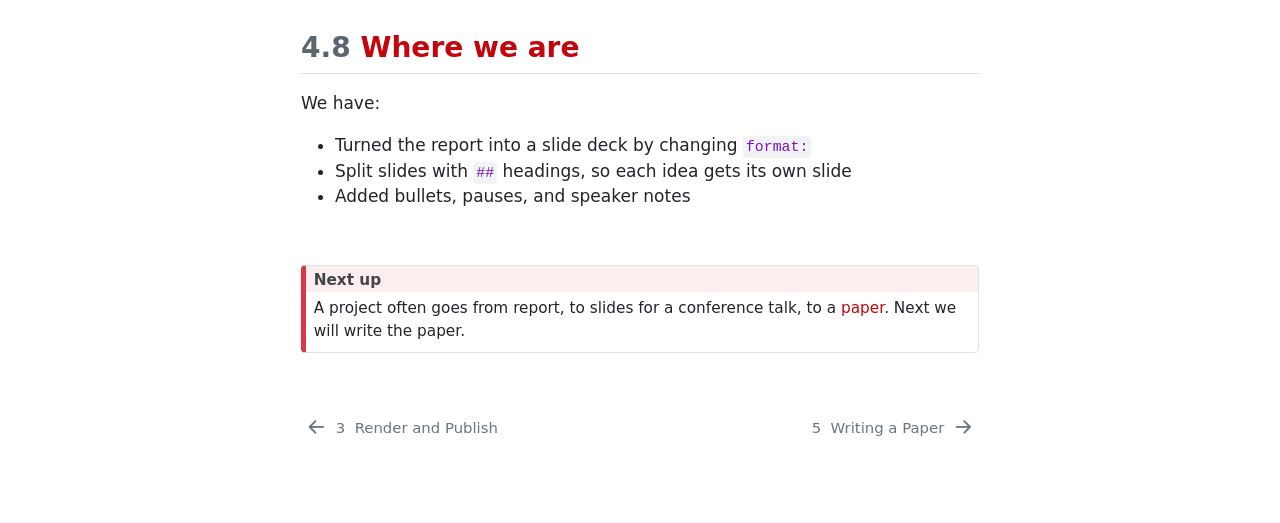
<file: 04_slides.html>
<!DOCTYPE html>
<html xmlns="http://www.w3.org/1999/xhtml" lang="en" xml:lang="en"><head>

<meta charset="utf-8">
<meta name="generator" content="quarto-1.11.9">

<meta name="viewport" content="width=device-width, initial-scale=1.0, user-scalable=yes">


<title>4&nbsp; Slide Decks – Introduction to Quarto</title>
<style>
/* Default styles provided by pandoc.
** See https://pandoc.org/MANUAL.html#variables-for-html for config info.
*/
span.smallcaps{font-variant: small-caps;}
div.columns{display: flex; gap: 1.5em;}
div.column{flex: auto;}
@media screen {
div.columns{gap: min(4vw, 1.5em);}
div.column{overflow-x: auto;}
}
div.hanging-indent{margin-left: 1.5em; text-indent: -1.5em;}
ul.task-list{list-style: none;}
ul.task-list li input[type="checkbox"] {
  width: 0.8em;
  margin: 0 0.8em 0.2em -1em; /* quarto-specific, see https://github.com/quarto-dev/quarto-cli/issues/4556 */ 
  vertical-align: middle;
}
/* CSS for syntax highlighting */
html { -webkit-text-size-adjust: 100%; }
pre > code.sourceCode { white-space: pre; position: relative; }
pre > code.sourceCode > span { display: inline-block; line-height: 1.25; }
pre > code.sourceCode > span:empty { height: 1.2em; }
.sourceCode { overflow: visible; }
code.sourceCode > span { color: inherit; text-decoration: inherit; }
div.sourceCode { margin: 1em 0; }
pre.sourceCode { margin: 0; }
@media screen {
div.sourceCode { overflow: auto; }
}
@media print {
pre > code.sourceCode { white-space: pre-wrap; }
pre > code.sourceCode > span { text-indent: -5em; padding-left: 5em; }
}
pre.numberSource code
  { counter-reset: source-line 0; }
pre.numberSource code > span
  { position: relative; left: -4em; counter-increment: source-line; }
pre.numberSource code > span > a:first-child::before
  { content: counter(source-line);
    position: relative; left: -1em; text-align: right; vertical-align: baseline;
    border: none; display: inline-block;
    -webkit-touch-callout: none; -webkit-user-select: none;
    -khtml-user-select: none; -moz-user-select: none;
    -ms-user-select: none; user-select: none;
    padding: 0 4px; width: 4em;
  }
pre.numberSource { margin-left: 3em;  padding-left: 4px; }
div.sourceCode
  {   }
@media screen {
pre > code.sourceCode > span > a:first-child::before { text-decoration: underline; }
}
</style>


<script src="site_libs/quarto-nav/quarto-nav.js"></script>
<script src="site_libs/quarto-nav/headroom.min.js"></script>
<script src="site_libs/clipboard/clipboard.min.js"></script>
<script src="site_libs/quarto-search/autocomplete.umd.js"></script>
<script src="site_libs/quarto-search/fuse.min.js"></script>
<script src="site_libs/quarto-search/quarto-search.js"></script>
<meta name="quarto:offset" content="./">
<link href="./05_paper.html" rel="next">
<link href="./03_publish.html" rel="prev">
<script src="site_libs/quarto-html/quarto.js" type="module"></script>
<script src="site_libs/quarto-html/tabsets/tabsets.js" type="module"></script>
<script src="site_libs/quarto-html/scrollable-regions/scrollable-regions.js" type="module"></script>
<script src="site_libs/quarto-html/popper.min.js"></script>
<script src="site_libs/quarto-html/tippy.umd.min.js"></script>
<script src="site_libs/quarto-html/anchor.min.js"></script>
<link href="site_libs/quarto-html/tippy.css" rel="stylesheet">
<link href="site_libs/quarto-html/quarto-syntax-highlighting-63b5708e65d6cd79cd7618c58d0c21e7.css" rel="stylesheet" id="quarto-text-highlighting-styles">
<script src="site_libs/bootstrap/bootstrap.min.js"></script>
<link href="site_libs/bootstrap/bootstrap-icons.css" rel="stylesheet">
<link href="site_libs/bootstrap/bootstrap-1d8401ff0d8d4c39815efe9fd2eba9a8.min.css" rel="stylesheet" append-hash="true" id="quarto-bootstrap" data-mode="light">
<script id="quarto-search-options" type="application/json">{
  "location": "sidebar",
  "copy-button": false,
  "collapse-after": 3,
  "panel-placement": "start",
  "type": "textbox",
  "limit": 50,
  "keyboard-shortcut": [
    "f",
    "/",
    "s"
  ],
  "show-item-context": false,
  "language": {
    "search-no-results-text": "No results",
    "search-matching-documents-text": "matching documents",
    "search-copy-link-title": "Copy link to search",
    "search-hide-matches-text": "Hide additional matches",
    "search-more-match-text": "more match in this document",
    "search-more-matches-text": "more matches in this document",
    "search-clear-button-title": "Clear",
    "search-text-placeholder": "",
    "search-detached-cancel-button-title": "Cancel",
    "search-submit-button-title": "Submit",
    "search-label": "Search"
  }
}</script>


<link rel="stylesheet" href="book.css">
<link rel="stylesheet" href="utilities.css">
</head>

<body class="nav-sidebar floating quarto-light"><a id="quarto-skip-link" class="visually-hidden-focusable" href="#quarto-document-content">Skip to main content</a>

<div id="quarto-search-results"></div>
  <header id="quarto-header" class="headroom fixed-top">
  <nav class="quarto-secondary-nav" aria-label="Toolbar">
    <div class="container-fluid d-flex">
      <button type="button" class="quarto-btn-toggle btn" data-bs-toggle="collapse" role="button" data-bs-target=".quarto-sidebar-collapse-item" aria-controls="quarto-sidebar" aria-expanded="false" aria-label="Toggle sidebar navigation" onclick="if (window.quartoToggleHeadroom) { window.quartoToggleHeadroom(); }">
        <i class="bi bi-layout-text-sidebar-reverse"></i>
      </button>
        <nav class="quarto-page-breadcrumbs" aria-label="Breadcrumbs"><ol class="breadcrumb"><li class="breadcrumb-item"><a href="./01_intro.html">Basic</a></li><li class="breadcrumb-item"><a href="./04_slides.html"><span class="chapter-number">4</span>&nbsp; <span class="chapter-title">Slide Decks</span></a></li></ol></nav>
        <a class="flex-grow-1" data-bs-toggle="collapse" data-bs-target=".quarto-sidebar-collapse-item" onclick="if (window.quartoToggleHeadroom) { window.quartoToggleHeadroom(); }">      
        </a>
      <button type="button" class="btn quarto-search-button" aria-label="Search" onclick="window.quartoOpenSearch();">
        <i class="bi bi-search"></i>
      </button>
    </div>
  </nav>
</header>
<!-- content -->
<div id="quarto-content" class="quarto-container page-columns page-rows-contents page-layout-article">
<!-- sidebar -->
  <nav id="quarto-sidebar" class="sidebar collapse collapse-horizontal quarto-sidebar-collapse-item sidebar-navigation floating overflow-auto" aria-label="Site">
    <div class="pt-lg-2 mt-2 text-left sidebar-header">
    <div class="sidebar-title mb-0 py-0">
      <a href="./">Introduction to Quarto</a> 
        <div class="sidebar-tools-main">
    <a href="https://github.com/jjcurtin/book_quarto" title="Source Code" class="quarto-navigation-tool px-1" aria-label="Source Code"><i class="bi bi-github"></i></a>
  <a href="" class="quarto-reader-toggle quarto-navigation-tool px-1" onclick="window.quartoToggleReader(); return false;" title="Toggle reader mode">
  <div class="quarto-reader-toggle-btn">
  <i class="bi"></i>
  </div>
</a>
</div>
    </div>
      </div>
        <div class="mt-2 flex-shrink-0 align-items-center">
        <div class="sidebar-search">
        <div id="quarto-search" class="" title="Search"></div>
        </div>
        </div>
    <div class="sidebar-menu-container"> 
    <ul class="list-unstyled mt-1">
        <li class="sidebar-item">
  <div class="sidebar-item-container"> 
  <a href="./index.html" class="sidebar-item-text sidebar-link">
 <span class="menu-text">Introduction to Quarto</span></a>
  </div>
</li>
        <li class="sidebar-item sidebar-item-section">
      <div class="sidebar-item-container"> 
            <button type="button" class="sidebar-item-text sidebar-item-toggle sidebar-link text-start" data-bs-toggle="collapse" data-bs-target="#quarto-sidebar-section-1" aria-controls="quarto-sidebar-section-1" aria-expanded="true">
 <span class="menu-text" id="quarto-sidebar-section-1-label">Basic</span><i class="bi bi-chevron-right" aria-hidden="true"></i></button>
      </div>
      <ul id="quarto-sidebar-section-1" aria-labelledby="quarto-sidebar-section-1-label" class="collapse list-unstyled sidebar-section depth1 show">  
          <li class="sidebar-item">
  <div class="sidebar-item-container"> 
  <a href="./01_intro.html" class="sidebar-item-text sidebar-link">
 <span class="menu-text"><span class="chapter-number">1</span>&nbsp; <span class="chapter-title">What Is Quarto?</span></span></a>
  </div>
</li>
          <li class="sidebar-item">
  <div class="sidebar-item-container"> 
  <a href="./02_report.html" class="sidebar-item-text sidebar-link">
 <span class="menu-text"><span class="chapter-number">2</span>&nbsp; <span class="chapter-title">Your First Quarto Report</span></span></a>
  </div>
</li>
          <li class="sidebar-item">
  <div class="sidebar-item-container"> 
  <a href="./03_publish.html" class="sidebar-item-text sidebar-link">
 <span class="menu-text"><span class="chapter-number">3</span>&nbsp; <span class="chapter-title">Render and Publish</span></span></a>
  </div>
</li>
          <li class="sidebar-item">
  <div class="sidebar-item-container"> 
  <a href="./04_slides.html" class="sidebar-item-text sidebar-link active">
 <span class="menu-text"><span class="chapter-number">4</span>&nbsp; <span class="chapter-title">Slide Decks</span></span></a>
  </div>
</li>
          <li class="sidebar-item">
  <div class="sidebar-item-container"> 
  <a href="./05_paper.html" class="sidebar-item-text sidebar-link">
 <span class="menu-text"><span class="chapter-number">5</span>&nbsp; <span class="chapter-title">Writing a Paper</span></span></a>
  </div>
</li>
      </ul>
  </li>
        <li class="sidebar-item sidebar-item-section">
      <div class="sidebar-item-container"> 
            <button type="button" class="sidebar-item-text sidebar-item-toggle sidebar-link text-start" data-bs-toggle="collapse" data-bs-target="#quarto-sidebar-section-2" aria-controls="quarto-sidebar-section-2" aria-expanded="true">
 <span class="menu-text" id="quarto-sidebar-section-2-label">Advanced</span><i class="bi bi-chevron-right" aria-hidden="true"></i></button>
      </div>
      <ul id="quarto-sidebar-section-2" aria-labelledby="quarto-sidebar-section-2-label" class="collapse list-unstyled sidebar-section depth1 show">  
          <li class="sidebar-item">
  <div class="sidebar-item-container"> 
  <a href="./git_quarto.html" class="sidebar-item-text sidebar-link">
 <span class="menu-text"><span class="chapter-number">6</span>&nbsp; <span class="chapter-title">Git with Quarto Projects</span></span></a>
  </div>
</li>
          <li class="sidebar-item">
  <div class="sidebar-item-container"> 
  <a href="./markdown.html" class="sidebar-item-text sidebar-link">
 <span class="menu-text"><span class="chapter-number">7</span>&nbsp; <span class="chapter-title">Advanced Markdown</span></span></a>
  </div>
</li>
          <li class="sidebar-item">
  <div class="sidebar-item-container"> 
  <a href="./chunk_options.html" class="sidebar-item-text sidebar-link">
 <span class="menu-text"><span class="chapter-number">8</span>&nbsp; <span class="chapter-title">Chunk Options and Figures</span></span></a>
  </div>
</li>
          <li class="sidebar-item">
  <div class="sidebar-item-container"> 
  <a href="./tables.html" class="sidebar-item-text sidebar-link">
 <span class="menu-text"><span class="chapter-number">9</span>&nbsp; <span class="chapter-title">Tables</span></span></a>
  </div>
</li>
          <li class="sidebar-item">
  <div class="sidebar-item-container"> 
  <a href="./slide_formatting.html" class="sidebar-item-text sidebar-link">
 <span class="menu-text"><span class="chapter-number">10</span>&nbsp; <span class="chapter-title">Advanced Slide Formatting</span></span></a>
  </div>
</li>
          <li class="sidebar-item">
  <div class="sidebar-item-container"> 
  <a href="./yaml.html" class="sidebar-item-text sidebar-link">
 <span class="menu-text"><span class="chapter-number">11</span>&nbsp; <span class="chapter-title">YAML in Depth</span></span></a>
  </div>
</li>
          <li class="sidebar-item">
  <div class="sidebar-item-container"> 
  <a href="./projects_paths.html" class="sidebar-item-text sidebar-link">
 <span class="menu-text"><span class="chapter-number">12</span>&nbsp; <span class="chapter-title">Quarto Projects and Paths</span></span></a>
  </div>
</li>
          <li class="sidebar-item">
  <div class="sidebar-item-container"> 
  <a href="./reuse_code.html" class="sidebar-item-text sidebar-link">
 <span class="menu-text"><span class="chapter-number">13</span>&nbsp; <span class="chapter-title">Reusing Code Across Products</span></span></a>
  </div>
</li>
      </ul>
  </li>
    </ul>
    </div>
</nav>
<div id="quarto-sidebar-glass" class="quarto-sidebar-collapse-item" data-bs-toggle="collapse" data-bs-target=".quarto-sidebar-collapse-item"></div>
<!-- margin-sidebar -->
    <div id="quarto-margin-sidebar" class="sidebar margin-sidebar">
        <nav id="TOC" role="doc-toc" aria-labelledby="toc-title" class="toc-active">
    <h2 id="toc-title">Table of contents</h2>
   
  <ul>
  <li><a href="#your-report-is-almost-a-deck" id="toc-your-report-is-almost-a-deck" class="nav-link active" data-scroll-target="#your-report-is-almost-a-deck"><span class="header-section-number">4.1</span> Your report is almost a deck</a></li>
  <li><a href="#what-you-got" id="toc-what-you-got" class="nav-link" data-scroll-target="#what-you-got"><span class="header-section-number">4.2</span> What you got</a></li>
  <li><a href="#one-idea-per-slide" id="toc-one-idea-per-slide" class="nav-link" data-scroll-target="#one-idea-per-slide"><span class="header-section-number">4.3</span> One idea per slide</a></li>
  <li><a href="#bullets-and-pauses" id="toc-bullets-and-pauses" class="nav-link" data-scroll-target="#bullets-and-pauses"><span class="header-section-number">4.4</span> Bullets and pauses</a></li>
  <li><a href="#speaker-notes" id="toc-speaker-notes" class="nav-link" data-scroll-target="#speaker-notes"><span class="header-section-number">4.5</span> Speaker notes</a></li>
  <li><a href="#your-turn" id="toc-your-turn" class="nav-link" data-scroll-target="#your-turn"><span class="header-section-number">4.6</span> Your turn</a></li>
  <li><a href="#optional-publish-your-deck" id="toc-optional-publish-your-deck" class="nav-link" data-scroll-target="#optional-publish-your-deck"><span class="header-section-number">4.7</span> Optional: publish your deck</a></li>
  <li><a href="#where-we-are" id="toc-where-we-are" class="nav-link" data-scroll-target="#where-we-are"><span class="header-section-number">4.8</span> Where we are</a></li>
  </ul>
<div class="toc-actions"><ul><li><a href="https://github.com/jjcurtin/book_quarto/edit/main/04_slides.qmd" class="toc-action"><i class="bi bi-github"></i>Edit this page</a></li></ul></div></nav>
    </div>
<!-- main -->
<main class="content" id="quarto-document-content" tabindex="-1">

<header id="title-block-header" class="quarto-title-block default"><nav class="quarto-page-breadcrumbs quarto-title-breadcrumbs d-none d-lg-block" aria-label="Breadcrumbs"><ol class="breadcrumb"><li class="breadcrumb-item"><a href="./01_intro.html">Basic</a></li><li class="breadcrumb-item"><a href="./04_slides.html"><span class="chapter-number">4</span>&nbsp; <span class="chapter-title">Slide Decks</span></a></li></ol></nav>
<div class="quarto-title">
<h1 class="title"><span class="chapter-number">4</span>&nbsp; <span class="chapter-title">Slide Decks</span></h1>
</div>



<div class="quarto-title-meta">

    
  
    
  </div>
  


</header>


<section id="your-report-is-almost-a-deck" class="level2" data-number="4.1">
<h2 data-number="4.1" class="anchored" data-anchor-id="your-report-is-almost-a-deck"><span class="header-section-number">4.1</span> Your report is almost a deck</h2>
<p>In the terminal, copy your report:</p>
<div class="code-copy-outer-scaffold"><div class="sourceCode" id="cb1"><pre class="sourceCode bash code-with-copy"><code class="sourceCode bash"><span id="cb1-1"><a href="#cb1-1" aria-hidden="true" tabindex="-1"></a><span class="fu">cp</span> report.qmd slides.qmd</span></code></pre></div><button title="Copy to Clipboard" class="code-copy-button"><i class="bi"></i></button></div>
<div class="gap-sm">

</div>
<p>In <code>slides.qmd</code>, replace the <code>format:</code> lines with one line:</p>
<div class="code-copy-outer-scaffold"><div class="sourceCode" id="cb2"><pre class="sourceCode yaml code-with-copy"><code class="sourceCode yaml"><span id="cb2-1"><a href="#cb2-1" aria-hidden="true" tabindex="-1"></a><span class="pp">---</span></span>
<span id="cb2-2"><a href="#cb2-2" aria-hidden="true" tabindex="-1"></a><span class="fu">title</span><span class="kw">:</span><span class="at"> </span><span class="st">"Ice Cover on Lake Mendota"</span></span>
<span id="cb2-3"><a href="#cb2-3" aria-hidden="true" tabindex="-1"></a><span class="fu">author</span><span class="kw">:</span><span class="at"> </span><span class="st">"Your Name"</span></span>
<span id="cb2-4"><a href="#cb2-4" aria-hidden="true" tabindex="-1"></a><span class="fu">date</span><span class="kw">:</span><span class="at"> today</span></span>
<span id="cb2-5"><a href="#cb2-5" aria-hidden="true" tabindex="-1"></a><span class="fu">format</span><span class="kw">:</span><span class="at"> revealjs</span></span>
<span id="cb2-6"><a href="#cb2-6" aria-hidden="true" tabindex="-1"></a><span class="pp">---</span></span></code></pre></div><button title="Copy to Clipboard" class="code-copy-button"><i class="bi"></i></button></div>
<div class="gap-sm">

</div>
<ul>
<li><span class="uwred">revealjs</span> is Quarto’s format for slides in a web browser</li>
<li>Yes, this copies your code; the paper unit comes back to that</li>
</ul>
<div class="gap-md">

</div>
<p>Render, then open <code>slides.html</code> in your browser:</p>
<div class="code-copy-outer-scaffold"><div class="sourceCode" id="cb3"><pre class="sourceCode bash code-with-copy"><code class="sourceCode bash"><span id="cb3-1"><a href="#cb3-1" aria-hidden="true" tabindex="-1"></a><span class="ex">quarto</span> render slides.qmd</span></code></pre></div><button title="Copy to Clipboard" class="code-copy-button"><i class="bi"></i></button></div>
<ul>
<li>Use the arrow keys to move between slides</li>
</ul>
<hr>
</section>
<section id="what-you-got" class="level2" data-number="4.2">
<h2 data-number="4.2" class="anchored" data-anchor-id="what-you-got"><span class="header-section-number">4.2</span> What you got</h2>
<p>You changed one line, and:</p>
<ul>
<li>The YAML header made a <span class="uwred">title slide</span></li>
<li>Each <code>##</code> heading started a new slide</li>
<li>The code is gone: decks hide code by default</li>
</ul>
<div class="gap-md">

</div>
<p>But one slide has a problem:</p>
<ul>
<li>The figure shares its slide with your three sentences</li>
<li>Quarto shrinks the figure to make room for them</li>
</ul>
<hr>
</section>
<section id="one-idea-per-slide" class="level2" data-number="4.3">
<h2 data-number="4.3" class="anchored" data-anchor-id="one-idea-per-slide"><span class="header-section-number">4.3</span> One idea per slide</h2>
<p>Add a heading just above your sentences:</p>
<div class="code-copy-outer-scaffold"><div class="sourceCode" id="cb4"><pre class="sourceCode markdown code-with-copy"><code class="sourceCode markdown"><span id="cb4-1"><a href="#cb4-1" aria-hidden="true" tabindex="-1"></a><span class="fu">## The numbers</span></span>
<span id="cb4-2"><a href="#cb4-2" aria-hidden="true" tabindex="-1"></a></span>
<span id="cb4-3"><a href="#cb4-3" aria-hidden="true" tabindex="-1"></a>Before 1900, the lake averaged <span class="in">`r mean_1800s`</span> days of ice.</span>
<span id="cb4-4"><a href="#cb4-4" aria-hidden="true" tabindex="-1"></a>Since 2000, it has averaged <span class="in">`r mean_recent`</span>.</span></code></pre></div><button title="Copy to Clipboard" class="code-copy-button"><i class="bi"></i></button></div>
<div class="gap-sm">

</div>
<ul>
<li>The sentences move to a new slide</li>
<li>The figure now has its slide to itself, and it grows to fill it</li>
</ul>
<div class="gap-md">

</div>
<p>Want a new slide <span class="uwred">without</span> a title?</p>
<ul>
<li>Put <code>---</code> on a line by itself, with blank lines around it</li>
</ul>
<hr>
</section>
<section id="bullets-and-pauses" class="level2" data-number="4.4">
<h2 data-number="4.4" class="anchored" data-anchor-id="bullets-and-pauses"><span class="header-section-number">4.4</span> Bullets and pauses</h2>
<p>Slides read better as short bullets than as sentences:</p>
<div class="code-copy-outer-scaffold"><div class="sourceCode" id="cb5"><pre class="sourceCode markdown code-with-copy"><code class="sourceCode markdown"><span id="cb5-1"><a href="#cb5-1" aria-hidden="true" tabindex="-1"></a><span class="fu">## The numbers</span></span>
<span id="cb5-2"><a href="#cb5-2" aria-hidden="true" tabindex="-1"></a></span>
<span id="cb5-3"><a href="#cb5-3" aria-hidden="true" tabindex="-1"></a><span class="ss">- </span>Before 1900: <span class="in">`r mean_1800s`</span> days of ice per winter</span>
<span id="cb5-4"><a href="#cb5-4" aria-hidden="true" tabindex="-1"></a><span class="ss">- </span>Since 2000: <span class="in">`r mean_recent`</span> days</span>
<span id="cb5-5"><a href="#cb5-5" aria-hidden="true" tabindex="-1"></a></span>
<span id="cb5-6"><a href="#cb5-6" aria-hidden="true" tabindex="-1"></a>. . .</span>
<span id="cb5-7"><a href="#cb5-7" aria-hidden="true" tabindex="-1"></a></span>
<span id="cb5-8"><a href="#cb5-8" aria-hidden="true" tabindex="-1"></a><span class="ss">- </span>Shortest winter: <span class="in">`r min(ice$ice_days)`</span> days</span>
<span id="cb5-9"><a href="#cb5-9" aria-hidden="true" tabindex="-1"></a><span class="ss">- </span>Longest winter: <span class="in">`r max(ice$ice_days)`</span> days</span></code></pre></div><button title="Copy to Clipboard" class="code-copy-button"><i class="bi"></i></button></div>
<div class="gap-sm">

</div>
<p><code>. . .</code> on a line by itself is a <span class="uwred">pause</span>.</p>
<ul>
<li>The slide shows everything above it first</li>
<li>Press → to show the rest</li>
<li>Keep blank lines around it</li>
</ul>
<hr>
</section>
<section id="speaker-notes" class="level2" data-number="4.5">
<h2 data-number="4.5" class="anchored" data-anchor-id="speaker-notes"><span class="header-section-number">4.5</span> Speaker notes</h2>
<p>At the bottom of a slide, add:</p>
<div class="code-copy-outer-scaffold"><div class="sourceCode" id="cb6"><pre class="sourceCode markdown code-with-copy"><code class="sourceCode markdown"><span id="cb6-1"><a href="#cb6-1" aria-hidden="true" tabindex="-1"></a>::: {.notes}</span>
<span id="cb6-2"><a href="#cb6-2" aria-hidden="true" tabindex="-1"></a>About a month less ice than in the 1800s.</span>
<span id="cb6-3"><a href="#cb6-3" aria-hidden="true" tabindex="-1"></a>:::</span></code></pre></div><button title="Copy to Clipboard" class="code-copy-button"><i class="bi"></i></button></div>
<div class="gap-sm">

</div>
<ul>
<li>Everything between <code>::: {.notes}</code> and <code>:::</code> is a note</li>
<li>Your audience doesn’t see notes</li>
</ul>
<div class="gap-md">

</div>
<p>Press <span class="uwred">S</span> for speaker view:</p>
<ul>
<li>Your notes, a timer, and the next slide</li>
<li>If nothing opens, allow pop-ups for the page</li>
</ul>
<hr>
</section>
<section id="your-turn" class="level2" data-number="4.6">
<h2 data-number="4.6" class="anchored" data-anchor-id="your-turn"><span class="header-section-number">4.6</span> Your turn</h2>
<div class="callout-wide">
<div class="callout callout-style-default callout-important no-icon callout-titled">
<div class="callout-header d-flex align-content-center">
<div class="callout-icon-container">
<i class="callout-icon no-icon"></i>
</div>
<div class="callout-title-container flex-fill">
<span class="screen-reader-only">Important</span>Try it
</div>
</div>
<div class="callout-body-container callout-body">
<ol type="1">
<li>Add the <code>## The numbers</code> heading, render, and check that the figure has its own slide</li>
<li>Turn your sentences into bullets, with a <code>. . .</code> pause</li>
<li>Add a speaker note to one slide, render, and press S</li>
</ol>
</div>
</div>
</div>
<hr>
</section>
<section id="optional-publish-your-deck" class="level2" data-number="4.7">
<h2 data-number="4.7" class="anchored" data-anchor-id="optional-publish-your-deck"><span class="header-section-number">4.7</span> Optional: publish your deck</h2>
<p>First, give your deck its own title in the YAML header:</p>
<div class="code-copy-outer-scaffold"><div class="sourceCode" id="cb7"><pre class="sourceCode yaml code-with-copy"><code class="sourceCode yaml"><span id="cb7-1"><a href="#cb7-1" aria-hidden="true" tabindex="-1"></a><span class="fu">title</span><span class="kw">:</span><span class="at"> </span><span class="st">"Less Ice on Lake Mendota"</span></span></code></pre></div><button title="Copy to Clipboard" class="code-copy-button"><i class="bi"></i></button></div>
<ul>
<li>Connect Cloud takes the title from your YAML, but only on the <span class="uwred">first</span> publish</li>
<li>Your report already uses “Ice Cover on Lake Mendota”</li>
</ul>
<div class="gap-md">

</div>
<p>Then publish, just like the report:</p>
<div class="code-copy-outer-scaffold"><div class="sourceCode" id="cb8"><pre class="sourceCode bash code-with-copy"><code class="sourceCode bash"><span id="cb8-1"><a href="#cb8-1" aria-hidden="true" tabindex="-1"></a><span class="ex">quarto</span> publish posit-connect-cloud slides.qmd</span></code></pre></div><button title="Copy to Clipboard" class="code-copy-button"><i class="bi"></i></button></div>
<ul>
<li>The deck gets its own URL</li>
<li><code>_publish.yml</code> adds a second entry, for <code>slides.qmd</code></li>
</ul>
<hr>
</section>
<section id="where-we-are" class="level2" data-number="4.8">
<h2 data-number="4.8" class="anchored" data-anchor-id="where-we-are"><span class="header-section-number">4.8</span> Where we are</h2>
<p>We have:</p>
<ul>
<li>Turned the report into a slide deck by changing <code>format:</code></li>
<li>Split slides with <code>##</code> headings, so each idea gets its own slide</li>
<li>Added bullets, pauses, and speaker notes</li>
</ul>
<div class="gap-md">

</div>
<div class="callout-wide">
<div class="callout callout-style-default callout-important no-icon callout-titled">
<div class="callout-header d-flex align-content-center">
<div class="callout-icon-container">
<i class="callout-icon no-icon"></i>
</div>
<div class="callout-title-container flex-fill">
<span class="screen-reader-only">Important</span>Next up
</div>
</div>
<div class="callout-body-container callout-body">
<p>A project often goes from report, to slides for a conference talk, to a <span class="uwred">paper</span>. Next we will write the paper.</p>
</div>
</div>
</div>


</section>

</main> <!-- /main -->
<script id="quarto-html-after-body" type="application/javascript">
  window.document.addEventListener("DOMContentLoaded", function (event) {
    const icon = "";
    const anchorJS = new window.AnchorJS();
    anchorJS.options = {
      placement: 'right',
      icon: icon
    };
    anchorJS.add('.anchored');
    const isCodeAnnotation = (el) => {
      for (const clz of el.classList) {
        if (clz.startsWith('code-annotation-')) {                     
          return true;
        }
      }
      return false;
    }
    const onCopySuccess = function(e) {
      // button target
      const button = e.trigger;
      // don't keep focus
      button.blur();
      // flash "checked"
      button.classList.add('code-copy-button-checked');
      var currentTitle = button.getAttribute("title");
      button.setAttribute("title", "Copied!");
      let tooltip;
      if (window.bootstrap) {
        button.setAttribute("data-bs-toggle", "tooltip");
        button.setAttribute("data-bs-placement", "left");
        button.setAttribute("data-bs-title", "Copied!");
        tooltip = new bootstrap.Tooltip(button, 
          { trigger: "manual", 
            customClass: "code-copy-button-tooltip",
            offset: [0, -8]});
        tooltip.show();    
      }
      setTimeout(function() {
        if (tooltip) {
          tooltip.hide();
          button.removeAttribute("data-bs-title");
          button.removeAttribute("data-bs-toggle");
          button.removeAttribute("data-bs-placement");
        }
        button.setAttribute("title", currentTitle);
        button.classList.remove('code-copy-button-checked');
      }, 1000);
      // clear code selection
      e.clearSelection();
    }
    const getTextToCopy = function(trigger) {
      const outerScaffold = trigger.parentElement.cloneNode(true);
      const codeEl = outerScaffold.querySelector('code');
      for (const childEl of codeEl.children) {
        if (isCodeAnnotation(childEl)) {
          childEl.remove();
        }
      }
      return codeEl.innerText;
    }
    const clipboard = new window.ClipboardJS('.code-copy-button:not([data-in-quarto-modal])', {
      text: getTextToCopy
    });
    clipboard.on('success', onCopySuccess);
    if (window.document.getElementById('quarto-embedded-source-code-modal')) {
      const clipboardModal = new window.ClipboardJS('.code-copy-button[data-in-quarto-modal]', {
        text: getTextToCopy,
        container: window.document.getElementById('quarto-embedded-source-code-modal')
      });
      clipboardModal.on('success', onCopySuccess);
    }
      var localhostRegex = new RegExp(/^(?:http|https):\/\/localhost\:?[0-9]*\//);
      var mailtoRegex = new RegExp(/^mailto:/);
        var filterRegex = new RegExp("https:\/\/jjcurtin\.github\.io\/book_quarto\/");
      var isInternal = (href) => {
          return filterRegex.test(href) || localhostRegex.test(href) || mailtoRegex.test(href);
      }
      // Inspect non-navigation links and adorn them if external
      window.quartoDecorateExternalLinks = function (root) {
     var links = (root || window.document).querySelectorAll('a[href]:not(.nav-link):not(.navbar-brand):not(.toc-action):not(.sidebar-link):not(.sidebar-item-toggle):not(.pagination-link):not(.no-external):not([aria-hidden]):not(.dropdown-item):not(.quarto-navigation-tool):not(.about-link)');
      for (var i=0; i<links.length; i++) {
        const link = links[i];
        if (!isInternal(link.href)) {
          // undo the damage that might have been done by quarto-nav.js in the case of
          // links that we want to consider external
          if (link.dataset.originalHref !== undefined) {
            link.href = link.dataset.originalHref;
          }
          if (!link.classList.contains('no-external-icon')) {
          }
        }
      }
      };
      window.quartoDecorateExternalLinks(window.document);
    // Esc closes the popup (WCAG 1.4.13) and focus leaving both trigger and
    // popup closes it (WCAG 2.4.11); tippy handles neither for interactive popups.
    const hideOnEscAndFocusOut = {
      name: 'hideOnEscAndFocusOut',
      defaultValue: true,
      fn(instance) {
        const dismiss = () => {
          // A show scheduled by the trigger delay would otherwise reopen it
          instance.clearDelayTimeouts();
          instance.hide();
        };
        const onKeyDown = (event) => {
          if (event.key !== 'Escape') {
            return;
          }
          // Keep Esc from also reaching page handlers (e.g. reveal.js overview),
          // except an open reveal.js slide menu, which Esc should close too.
          // The menu handles keys only when its keyboard option is on.
          const menuHandlesEsc = window.Reveal?.getPlugin?.('menu')?.isOpen() &&
            window.Reveal.getConfig().menu?.keyboard !== false;
          if (!menuHandlesEsc) {
            event.stopPropagation();
          }
          if (instance.popper.contains(window.document.activeElement)) {
            // Disabled while refocusing so the focus trigger does not reopen it
            instance.disable();
            instance.reference.focus();
            instance.enable();
          }
          dismiss();
        };
        const onFocusOut = (event) => {
          const target = event.relatedTarget;
          if (target && !instance.reference.contains(target) &&
              !instance.popper.contains(target)) {
            dismiss();
          }
        };
        // On the trigger too: a click trigger (code-annotations: select) has no
        // blur handling. Attached for the instance's lifetime so leaving the
        // trigger also cancels a show still pending on the trigger delay.
        instance.reference.addEventListener('focusout', onFocusOut);
        return {
          onShow() {
            window.document.addEventListener('keydown', onKeyDown, true);
            instance.popper.addEventListener('focusout', onFocusOut);
          },
          onHide() {
            window.document.removeEventListener('keydown', onKeyDown, true);
            instance.popper.removeEventListener('focusout', onFocusOut);
          },
          onDestroy() {
            instance.reference.removeEventListener('focusout', onFocusOut);
          },
        };
      },
    };
    function tippyHover(el, contentFn, onTriggerFn, onUntriggerFn) {
      const config = {
        allowHTML: true,
        maxWidth: 500,
        delay: 100,
        arrow: false,
        appendTo: function(el) {
            return el.parentElement;
        },
        interactive: true,
        interactiveBorder: 10,
        theme: 'quarto',
        placement: 'bottom-start',
        plugins: [hideOnEscAndFocusOut],
      };
      if (contentFn) {
        config.content = contentFn;
      }
      if (onTriggerFn) {
        config.onTrigger = onTriggerFn;
      }
      if (onUntriggerFn) {
        config.onUntrigger = onUntriggerFn;
      }
      window.tippy(el, config); 
    }
    const noterefs = window.document.querySelectorAll('a[role="doc-noteref"]');
    for (var i=0; i<noterefs.length; i++) {
      const ref = noterefs[i];
      tippyHover(ref, function() {
        // use id or data attribute instead here
        let href = ref.getAttribute('data-footnote-href') || ref.getAttribute('href');
        try { href = new URL(href).hash; } catch {}
        const id = href.replace(/^#\/?/, "");
        const note = window.document.getElementById(id);
        if (note) {
          return note.innerHTML;
        } else {
          return "";
        }
      });
    }
    const xrefs = window.document.querySelectorAll('a.quarto-xref');
    const processXRef = (id, note) => {
      // Strip column container classes
      const stripColumnClz = (el) => {
        el.classList.remove("page-full", "page-columns");
        if (el.children) {
          for (const child of el.children) {
            stripColumnClz(child);
          }
        }
      }
      stripColumnClz(note)
      if (id === null || id.startsWith('sec-')) {
        // Special case sections, only their first couple elements
        const container = document.createElement("div");
        if (note.children && note.children.length > 2) {
          container.appendChild(note.children[0].cloneNode(true));
          for (let i = 1; i < note.children.length; i++) {
            const child = note.children[i];
            if (child.tagName === "P" && child.innerText === "") {
              continue;
            } else {
              container.appendChild(child.cloneNode(true));
              break;
            }
          }
          if (window.Quarto?.typesetMath) {
            window.Quarto.typesetMath(container);
          }
          return container.innerHTML
        } else {
          if (window.Quarto?.typesetMath) {
            window.Quarto.typesetMath(note);
          }
          return note.innerHTML;
        }
      } else {
        // Remove any anchor links if they are present
        const anchorLink = note.querySelector('a.anchorjs-link');
        if (anchorLink) {
          anchorLink.remove();
        }
        if (window.Quarto?.typesetMath) {
          window.Quarto.typesetMath(note);
        }
        if (note.classList.contains("callout")) {
          return note.outerHTML;
        } else {
          return note.innerHTML;
        }
      }
    }
    for (var i=0; i<xrefs.length; i++) {
      const xref = xrefs[i];
      tippyHover(xref, undefined, function(instance) {
        instance.disable();
        let url = xref.getAttribute('href');
        let hash = undefined; 
        if (url.startsWith('#')) {
          hash = url;
        } else {
          try { hash = new URL(url).hash; } catch {}
        }
        if (hash) {
          const id = hash.replace(/^#\/?/, "");
          const note = window.document.getElementById(id);
          if (note !== null) {
            try {
              const html = processXRef(id, note.cloneNode(true));
              instance.setContent(html);
            } finally {
              instance.enable();
              instance.show();
            }
          } else {
            // See if we can fetch this
            fetch(url.split('#')[0])
            .then(res => res.text())
            .then(html => {
              const parser = new DOMParser();
              const htmlDoc = parser.parseFromString(html, "text/html");
              const note = htmlDoc.getElementById(id);
              if (note !== null) {
                const html = processXRef(id, note);
                instance.setContent(html);
              } 
            }).finally(() => {
              instance.enable();
              instance.show();
            });
          }
        } else {
          // See if we can fetch a full url (with no hash to target)
          // This is a special case and we should probably do some content thinning / targeting
          fetch(url)
          .then(res => res.text())
          .then(html => {
            const parser = new DOMParser();
            const htmlDoc = parser.parseFromString(html, "text/html");
            const note = htmlDoc.querySelector('main.content');
            if (note !== null) {
              // This should only happen for chapter cross references
              // (since there is no id in the URL)
              // remove the first header
              if (note.children.length > 0 && note.children[0].tagName === "HEADER") {
                note.children[0].remove();
              }
              const html = processXRef(null, note);
              instance.setContent(html);
            } 
          }).finally(() => {
            instance.enable();
            instance.show();
          });
        }
      }, function(instance) {
      });
    }
        let selectedAnnoteEl;
        const selectorForAnnotation = ( cell, annotation) => {
          let cellAttr = 'data-code-cell="' + cell + '"';
          let lineAttr = 'data-code-annotation="' +  annotation + '"';
          const selector = 'span[' + cellAttr + '][' + lineAttr + ']';
          return selector;
        }
        const selectCodeLines = (annoteEl) => {
          const doc = window.document;
          const targetCell = annoteEl.getAttribute("data-target-cell");
          const targetAnnotation = annoteEl.getAttribute("data-target-annotation");
          const annoteSpan = window.document.querySelector(selectorForAnnotation(targetCell, targetAnnotation));
          const lines = annoteSpan.getAttribute("data-code-lines").split(",");
          const lineIds = lines.map((line) => {
            return targetCell + "-" + line;
          })
          // Each band is positioned against its own containing block, which is
          // not the offsetParent of the lines, so place it from client rects.
          const placeBand = (band, firstEl, lastEl, codeBlock) => {
            const container = band.offsetParent;
            if (container === null) {
              return;
            }
            const containerRect = container.getBoundingClientRect();
            // Reveal.js scales slides with a transform, so convert client
            // pixels back to the CSS pixels of the container.
            const scale = containerRect.height / container.offsetHeight || 1;
            const firstRect = firstEl.getBoundingClientRect();
            const lastRect = lastEl.getBoundingClientRect();
            const top = (firstRect.top - containerRect.top) / scale - container.clientTop + container.scrollTop;
            const height = (lastRect.bottom - firstRect.top) / scale;
            band.style.top = top - 2 + "px";
            band.style.height = height + 4 + "px";
            if (codeBlock) {
              // Without the copy button wrapper, the containing block is wider
              // than the code block, so span the code block explicitly.
              const blockRect = codeBlock.getBoundingClientRect();
              band.style.left = (blockRect.left - containerRect.left) / scale - container.clientLeft + container.scrollLeft + "px";
              band.style.width = blockRect.width / scale + "px";
            }
          };
          if (lineIds.length > 0) {
            const el = window.document.getElementById(lineIds[0]);
            const lastEl = window.document.getElementById(lineIds[lineIds.length - 1]);
            const parent = el.parentElement.parentElement;
            // cook up a div (if necessary) and position it
            let div = window.document.getElementById("code-annotation-line-highlight");
            if (div === null) {
              div = window.document.createElement("div");
              div.setAttribute("id", "code-annotation-line-highlight");
              div.style.position = 'absolute';
              parent.appendChild(div);
            }
            placeBand(div, el, lastEl, parent.closest("div.sourceCode") || parent);
            let gutterDiv = window.document.getElementById("code-annotation-line-highlight-gutter");
            if (gutterDiv === null) {
              gutterDiv = window.document.createElement("div");
              gutterDiv.setAttribute("id", "code-annotation-line-highlight-gutter");
              gutterDiv.style.position = 'absolute';
              const codeCell = window.document.getElementById(targetCell);
              const gutter = codeCell.querySelector('.code-annotation-gutter');
              gutter.appendChild(gutterDiv);
            }
            placeBand(gutterDiv, el, lastEl);
            selectedAnnoteEl = annoteEl;
          }
        };
        const unselectCodeLines = () => {
          const elementsIds = ["code-annotation-line-highlight", "code-annotation-line-highlight-gutter"];
          elementsIds.forEach((elId) => {
            const div = window.document.getElementById(elId);
            if (div) {
              div.remove();
            }
          });
          selectedAnnoteEl = undefined;
        };
          // Handle positioning of the toggle
      window.addEventListener(
        "resize",
        throttle(() => {
          elRect = undefined;
          if (selectedAnnoteEl) {
            selectCodeLines(selectedAnnoteEl);
          }
        }, 10)
      );
      function throttle(fn, ms) {
      let throttle = false;
      let timer;
        return (...args) => {
          if(!throttle) { // first call gets through
              fn.apply(this, args);
              throttle = true;
          } else { // all the others get throttled
              if(timer) clearTimeout(timer); // cancel #2
              timer = setTimeout(() => {
                fn.apply(this, args);
                timer = throttle = false;
              }, ms);
          }
        };
      }
        // Attach click handler to the DT
        const annoteDls = window.document.querySelectorAll('dt[data-target-cell]');
        for (const annoteDlNode of annoteDls) {
          annoteDlNode.addEventListener('click', (event) => {
            const clickedEl = event.target;
            if (clickedEl !== selectedAnnoteEl) {
              unselectCodeLines();
              const activeEl = window.document.querySelector('dt[data-target-cell].code-annotation-active');
              if (activeEl) {
                activeEl.classList.remove('code-annotation-active');
              }
              selectCodeLines(clickedEl);
              clickedEl.classList.add('code-annotation-active');
            } else {
              // Unselect the line
              unselectCodeLines();
              clickedEl.classList.remove('code-annotation-active');
            }
          });
        }
    const findCites = (el) => {
      const parentEl = el.parentElement;
      if (parentEl) {
        const cites = parentEl.dataset.cites;
        if (cites) {
          return {
            el,
            cites: cites.split(' ')
          };
        } else {
          return findCites(el.parentElement)
        }
      } else {
        return undefined;
      }
    };
    var bibliorefs = window.document.querySelectorAll('a[role="doc-biblioref"]');
    for (var i=0; i<bibliorefs.length; i++) {
      const ref = bibliorefs[i];
      const citeInfo = findCites(ref);
      if (citeInfo) {
        tippyHover(citeInfo.el, function() {
          var popup = window.document.createElement('div');
          citeInfo.cites.forEach(function(cite) {
            var citeDiv = window.document.createElement('div');
            citeDiv.classList.add('hanging-indent');
            citeDiv.classList.add('csl-entry');
            var biblioDiv = window.document.getElementById('ref-' + cite);
            if (biblioDiv) {
              citeDiv.innerHTML = biblioDiv.innerHTML;
            }
            popup.appendChild(citeDiv);
          });
          return popup.innerHTML;
        });
      }
    }
  });
  </script>
  <script type="application/javascript">
  window.quartoScrollableRegionsLabels = {"code":"Scrollable code","output":"Scrollable output"};
  </script>
<nav class="page-navigation" aria-label="Page">
  <div class="nav-page nav-page-previous">
      <a href="./03_publish.html" class="pagination-link" aria-label="Render and Publish">
        <i class="bi bi-arrow-left-short"></i> <span class="nav-page-text"><span class="chapter-number">3</span>&nbsp; <span class="chapter-title">Render and Publish</span></span>
      </a>          
  </div>
  <div class="nav-page nav-page-next">
      <a href="./05_paper.html" class="pagination-link" aria-label="Writing a Paper">
        <span class="nav-page-text"><span class="chapter-number">5</span>&nbsp; <span class="chapter-title">Writing a Paper</span></span> <i class="bi bi-arrow-right-short"></i>
      </a>
  </div>
</nav>
</div> <!-- /content -->




<footer class="footer"><div class="nav-footer"><div class="nav-footer-center"><div class="toc-actions d-sm-block d-md-none"><ul><li><a href="https://github.com/jjcurtin/book_quarto/edit/main/04_slides.qmd" class="toc-action"><i class="bi bi-github"></i>Edit this page</a></li></ul></div></div></div></footer></body></html>
</file>
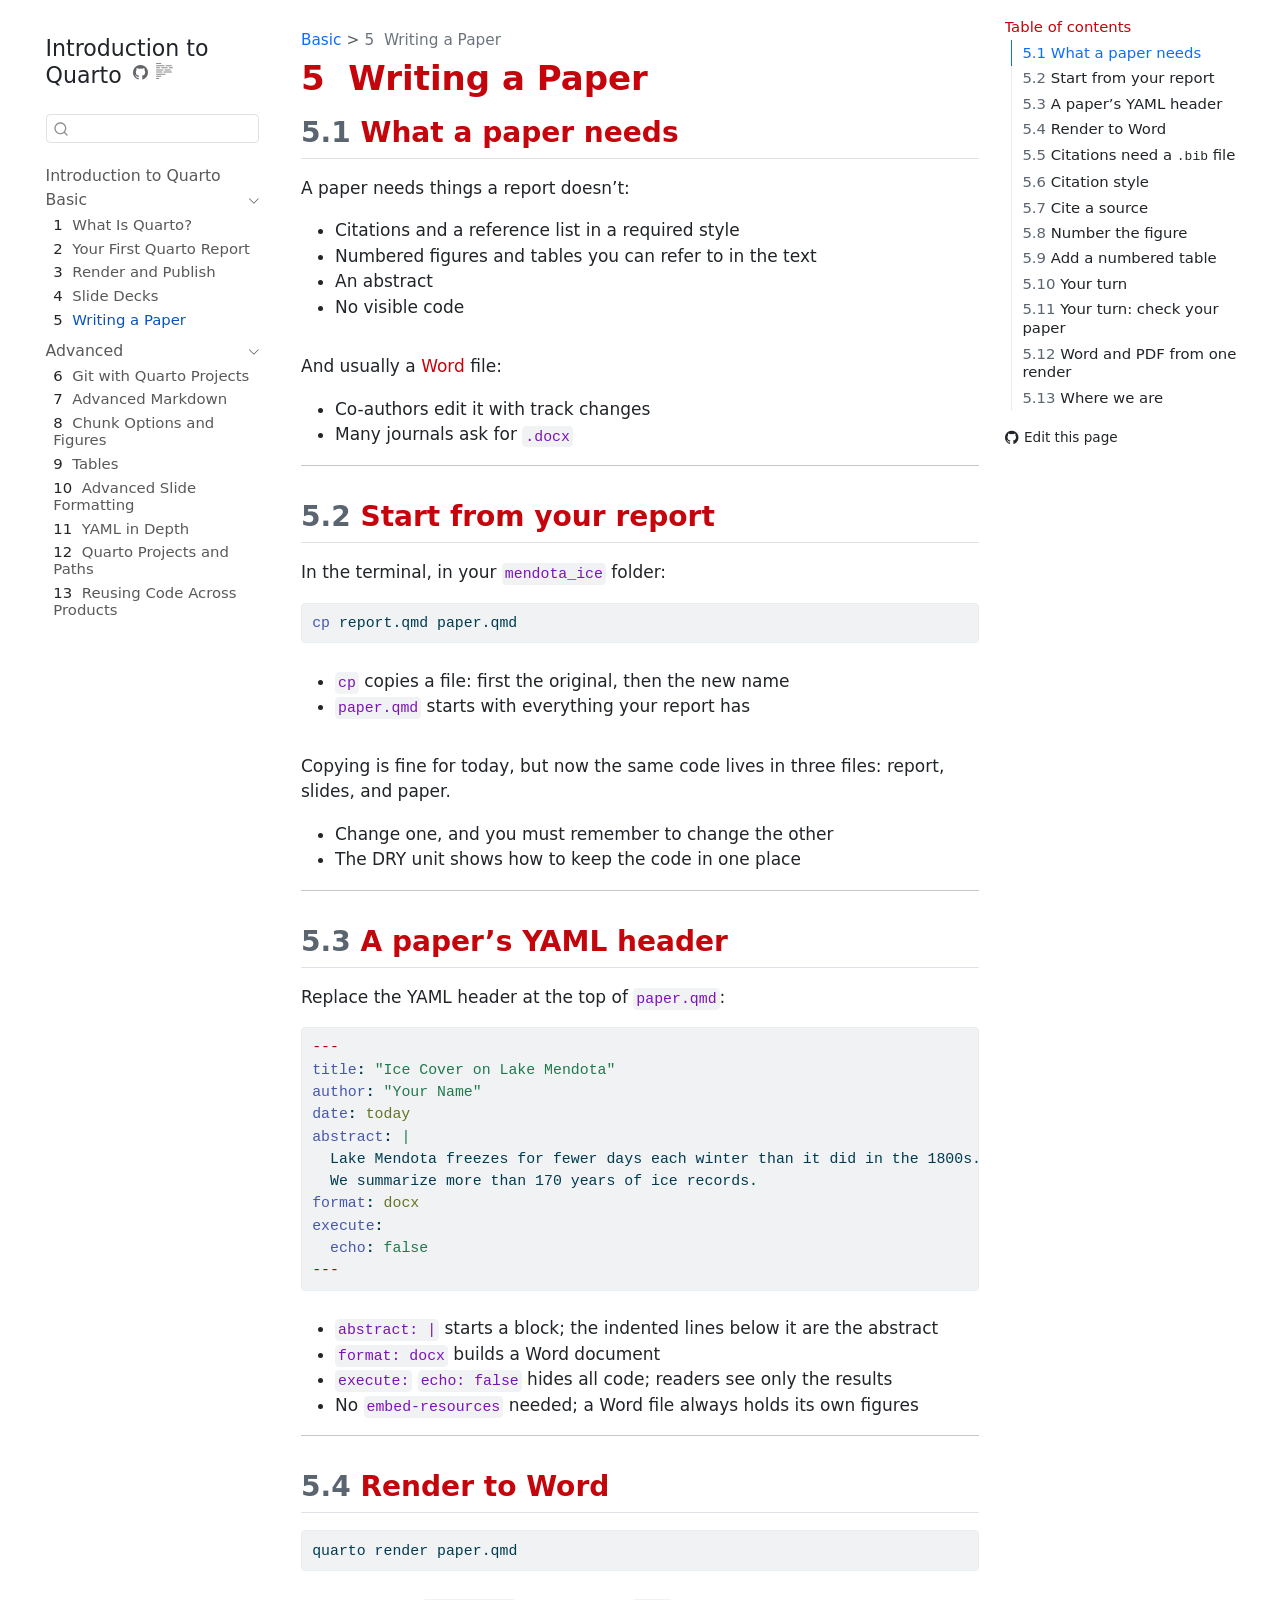
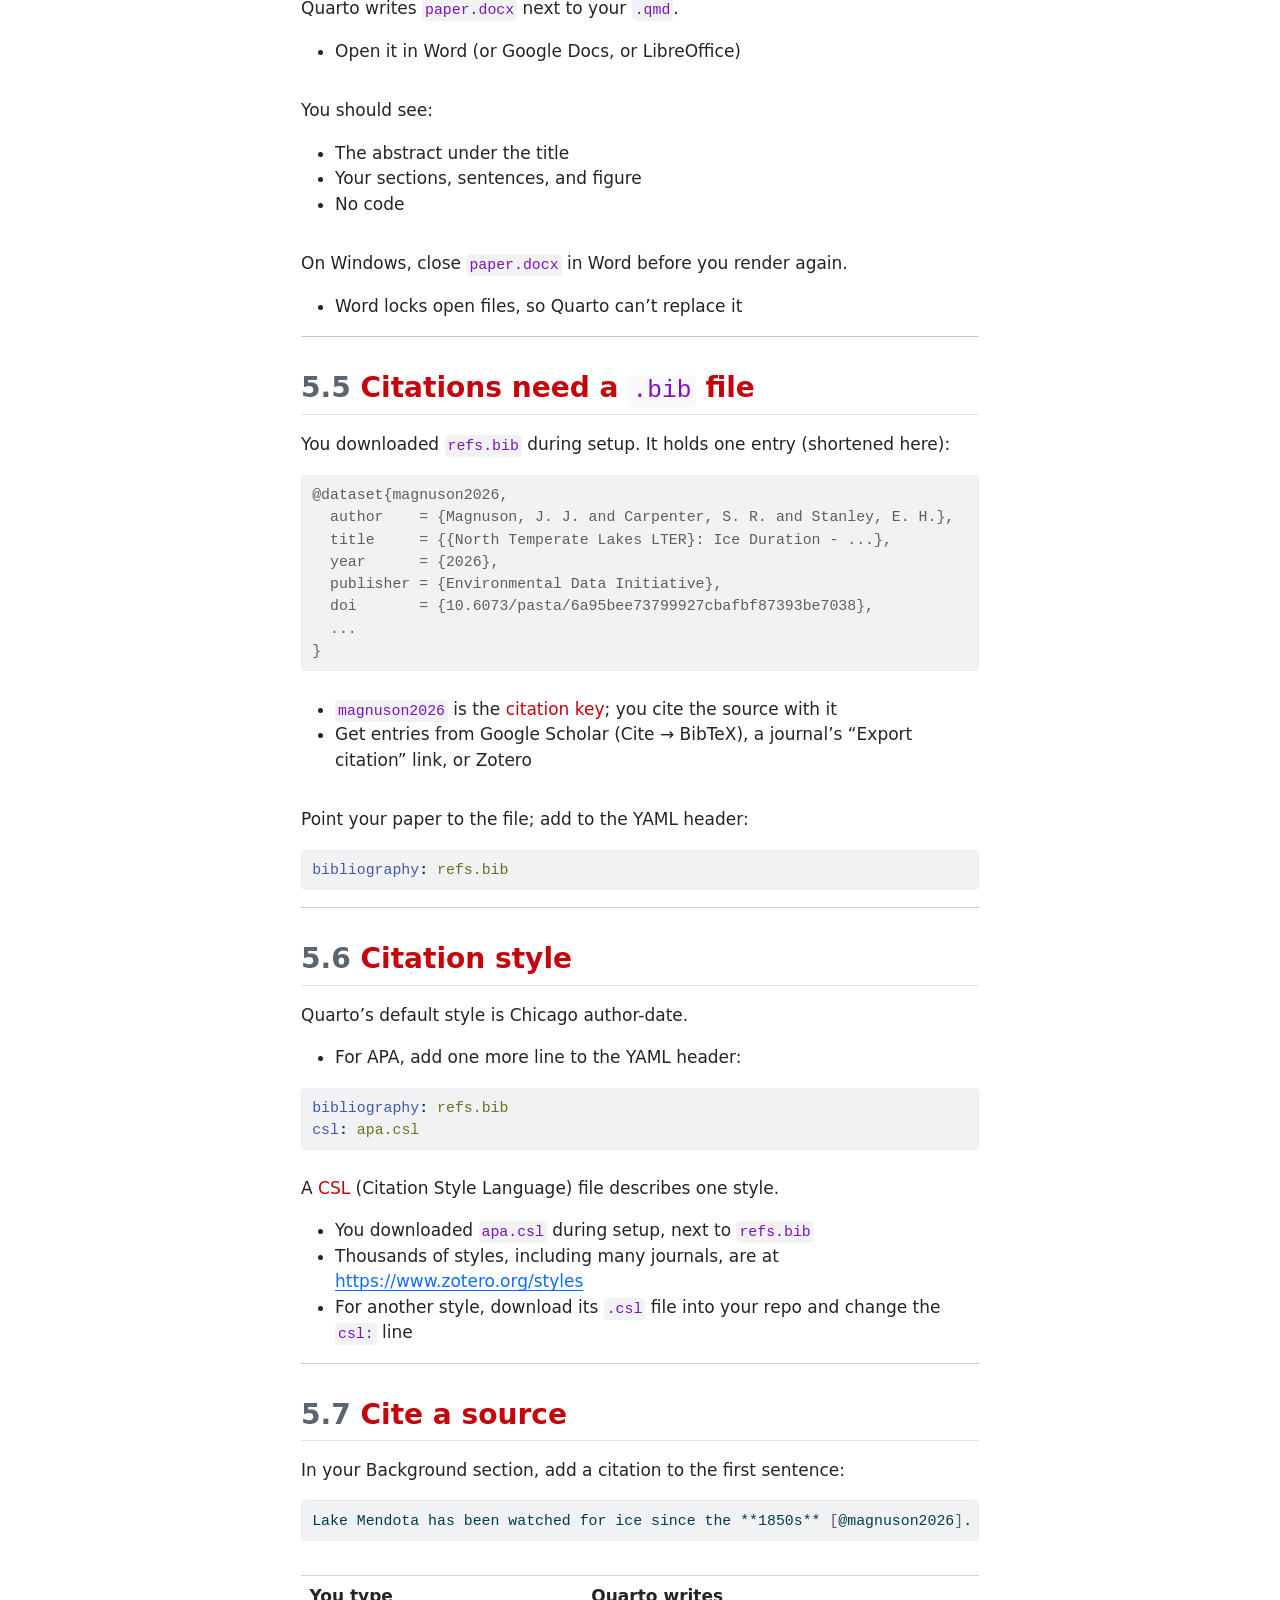
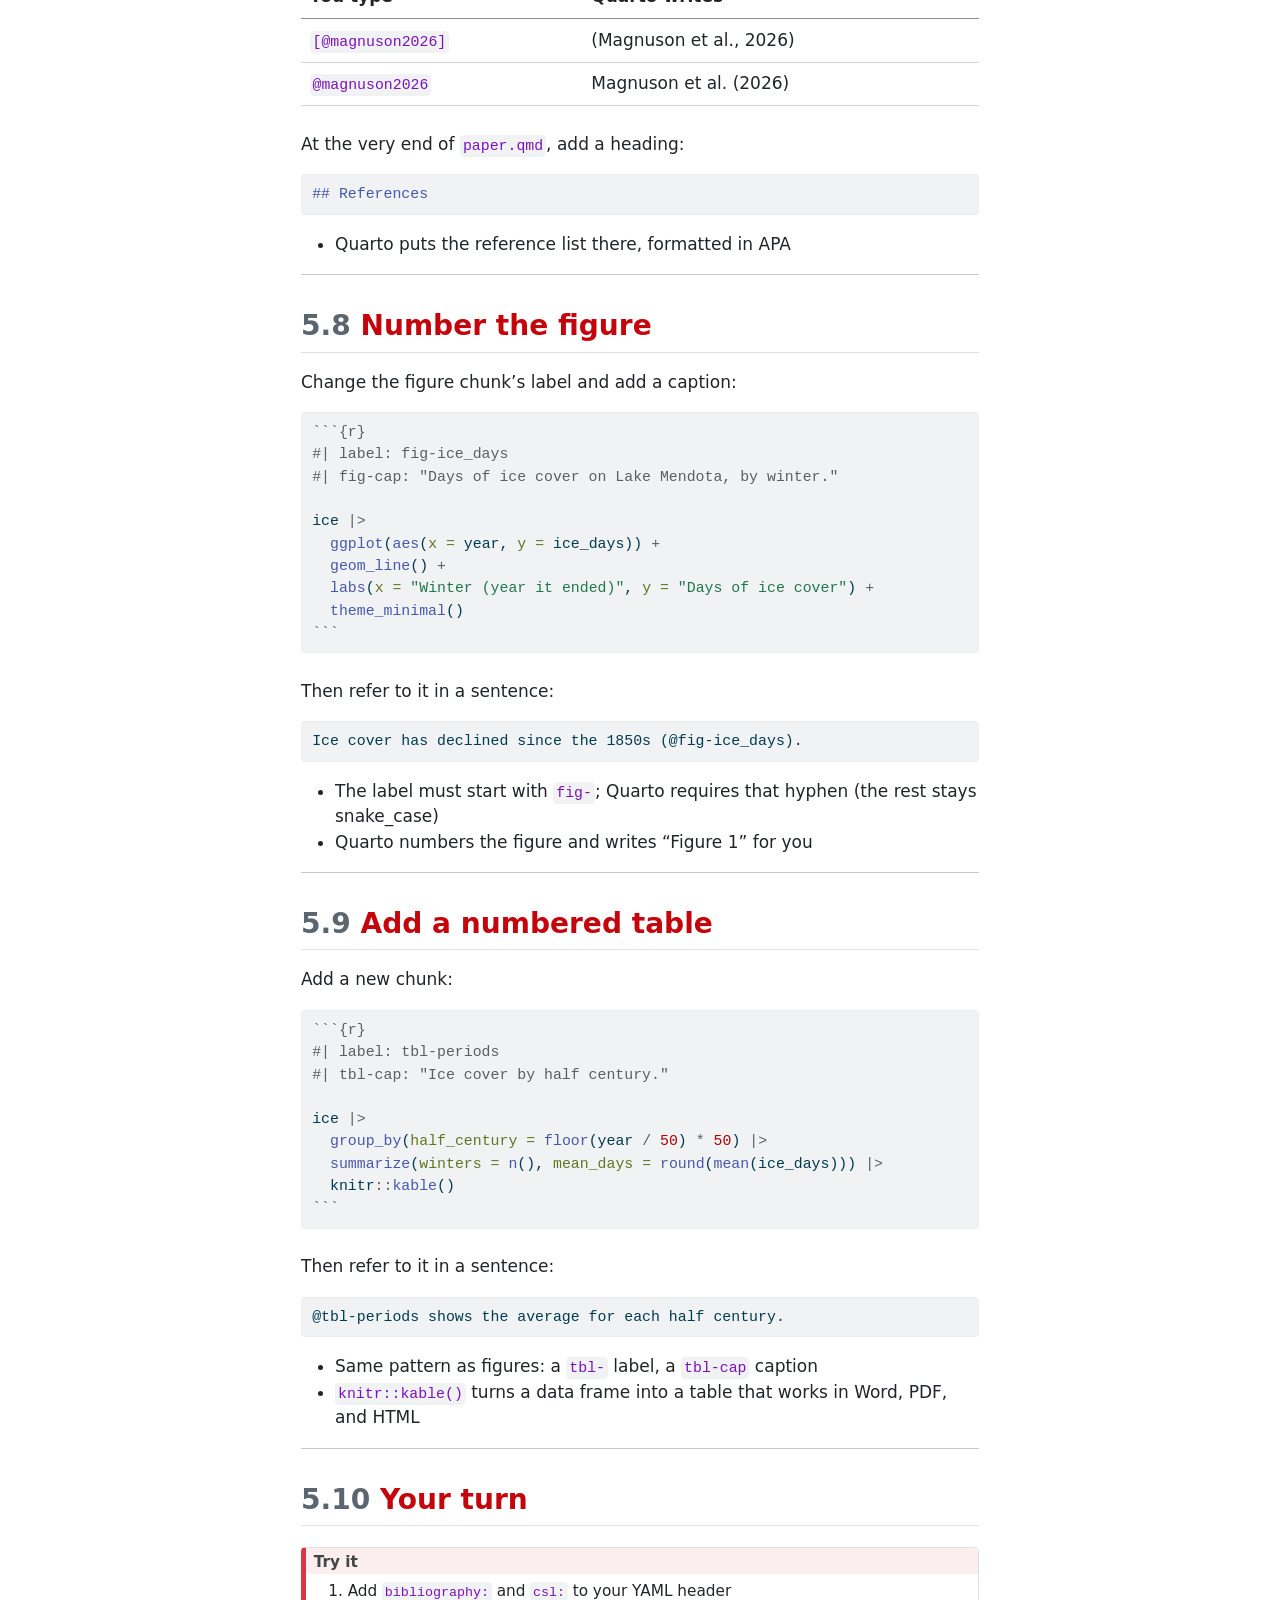
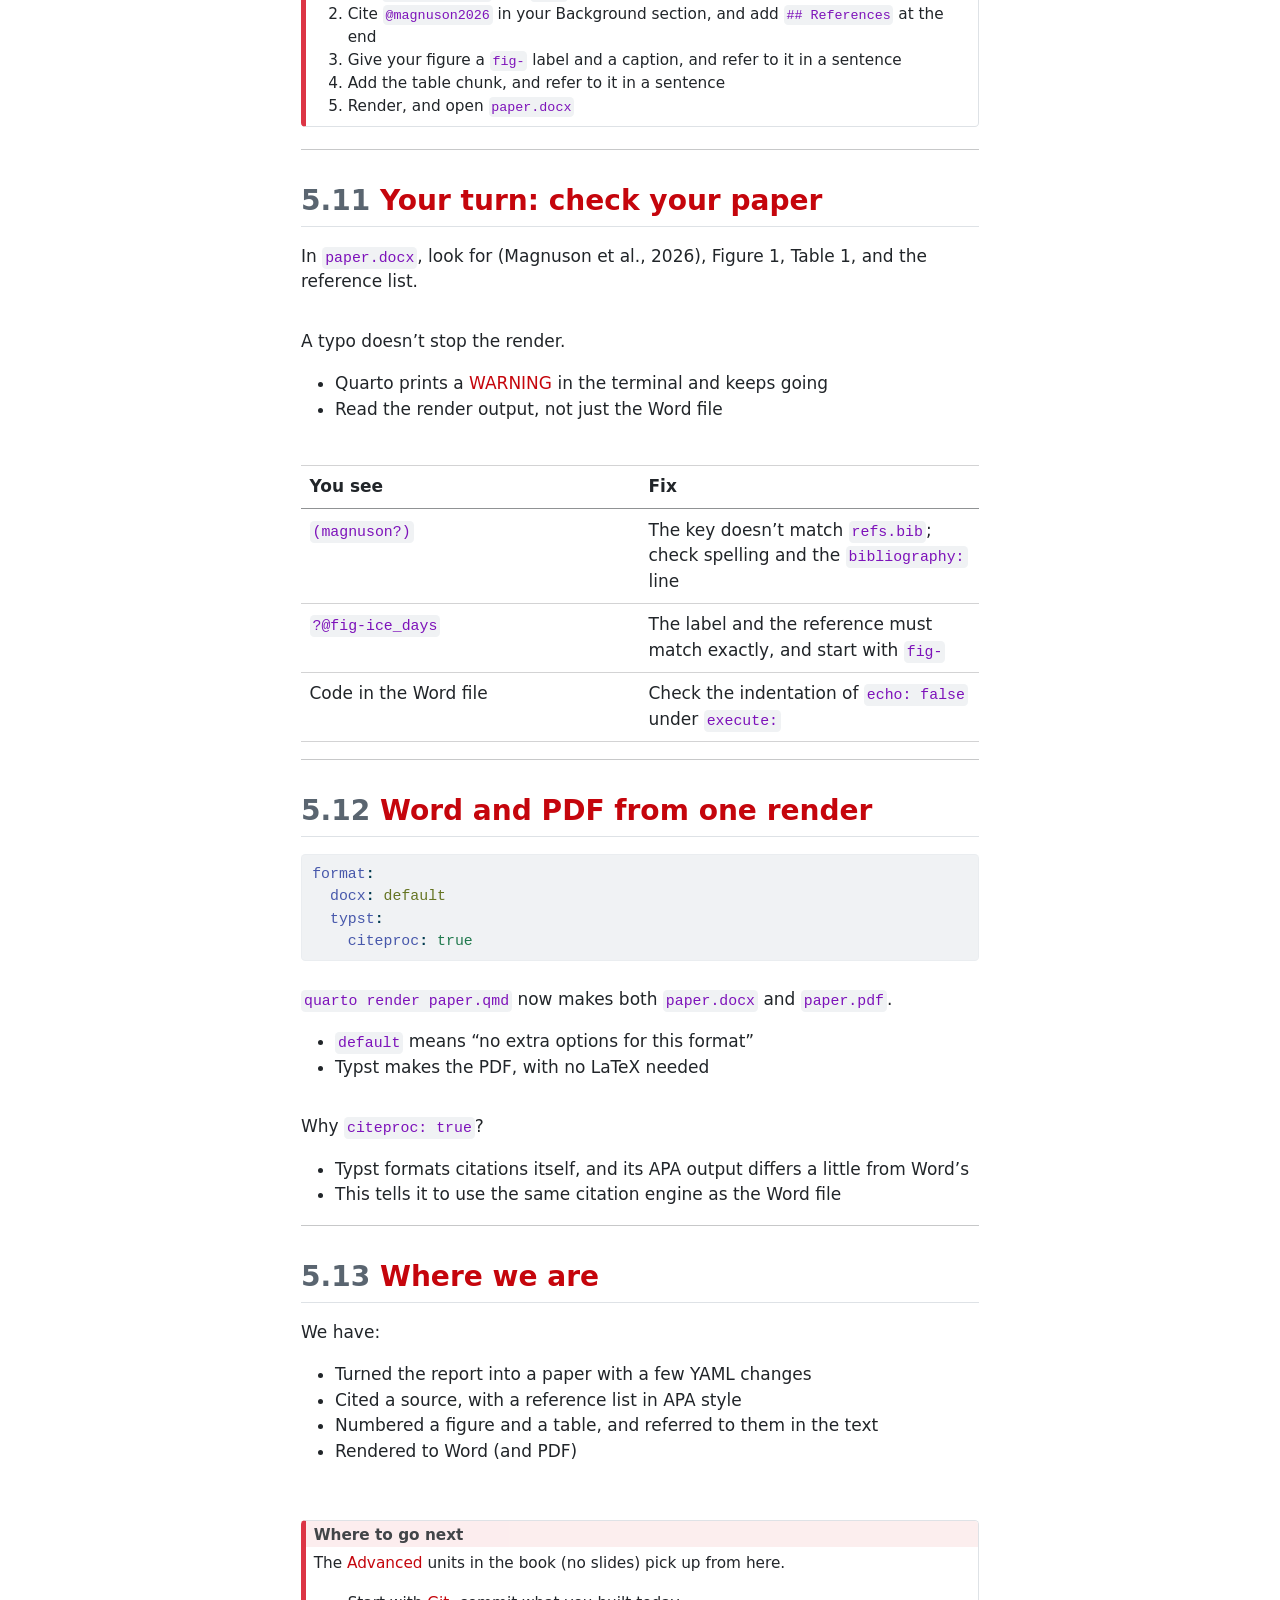
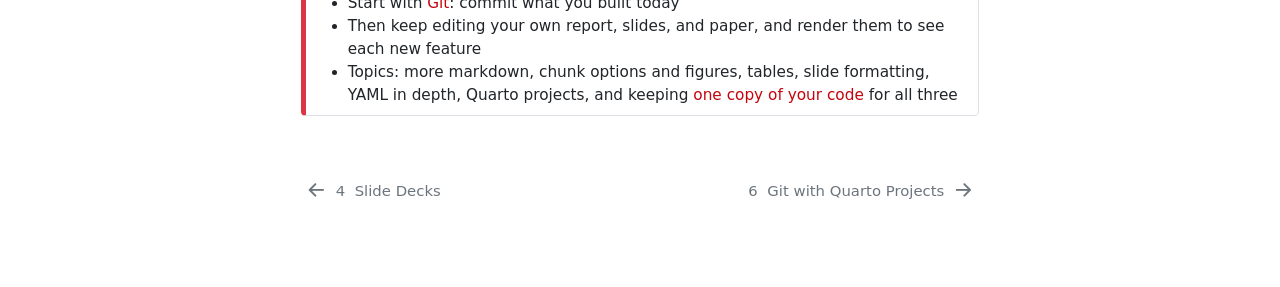
<file: 05_paper.html>
<!DOCTYPE html>
<html xmlns="http://www.w3.org/1999/xhtml" lang="en" xml:lang="en"><head>

<meta charset="utf-8">
<meta name="generator" content="quarto-1.11.9">

<meta name="viewport" content="width=device-width, initial-scale=1.0, user-scalable=yes">


<title>5&nbsp; Writing a Paper – Introduction to Quarto</title>
<style>
/* Default styles provided by pandoc.
** See https://pandoc.org/MANUAL.html#variables-for-html for config info.
*/
span.smallcaps{font-variant: small-caps;}
div.columns{display: flex; gap: 1.5em;}
div.column{flex: auto;}
@media screen {
div.columns{gap: min(4vw, 1.5em);}
div.column{overflow-x: auto;}
}
div.hanging-indent{margin-left: 1.5em; text-indent: -1.5em;}
ul.task-list{list-style: none;}
ul.task-list li input[type="checkbox"] {
  width: 0.8em;
  margin: 0 0.8em 0.2em -1em; /* quarto-specific, see https://github.com/quarto-dev/quarto-cli/issues/4556 */ 
  vertical-align: middle;
}
/* CSS for syntax highlighting */
html { -webkit-text-size-adjust: 100%; }
pre > code.sourceCode { white-space: pre; position: relative; }
pre > code.sourceCode > span { display: inline-block; line-height: 1.25; }
pre > code.sourceCode > span:empty { height: 1.2em; }
.sourceCode { overflow: visible; }
code.sourceCode > span { color: inherit; text-decoration: inherit; }
div.sourceCode { margin: 1em 0; }
pre.sourceCode { margin: 0; }
@media screen {
div.sourceCode { overflow: auto; }
}
@media print {
pre > code.sourceCode { white-space: pre-wrap; }
pre > code.sourceCode > span { text-indent: -5em; padding-left: 5em; }
}
pre.numberSource code
  { counter-reset: source-line 0; }
pre.numberSource code > span
  { position: relative; left: -4em; counter-increment: source-line; }
pre.numberSource code > span > a:first-child::before
  { content: counter(source-line);
    position: relative; left: -1em; text-align: right; vertical-align: baseline;
    border: none; display: inline-block;
    -webkit-touch-callout: none; -webkit-user-select: none;
    -khtml-user-select: none; -moz-user-select: none;
    -ms-user-select: none; user-select: none;
    padding: 0 4px; width: 4em;
  }
pre.numberSource { margin-left: 3em;  padding-left: 4px; }
div.sourceCode
  {   }
@media screen {
pre > code.sourceCode > span > a:first-child::before { text-decoration: underline; }
}
</style>


<script src="site_libs/quarto-nav/quarto-nav.js"></script>
<script src="site_libs/quarto-nav/headroom.min.js"></script>
<script src="site_libs/clipboard/clipboard.min.js"></script>
<script src="site_libs/quarto-search/autocomplete.umd.js"></script>
<script src="site_libs/quarto-search/fuse.min.js"></script>
<script src="site_libs/quarto-search/quarto-search.js"></script>
<meta name="quarto:offset" content="./">
<link href="./git_quarto.html" rel="next">
<link href="./04_slides.html" rel="prev">
<script src="site_libs/quarto-html/quarto.js" type="module"></script>
<script src="site_libs/quarto-html/tabsets/tabsets.js" type="module"></script>
<script src="site_libs/quarto-html/scrollable-regions/scrollable-regions.js" type="module"></script>
<script src="site_libs/quarto-html/popper.min.js"></script>
<script src="site_libs/quarto-html/tippy.umd.min.js"></script>
<script src="site_libs/quarto-html/anchor.min.js"></script>
<link href="site_libs/quarto-html/tippy.css" rel="stylesheet">
<link href="site_libs/quarto-html/quarto-syntax-highlighting-63b5708e65d6cd79cd7618c58d0c21e7.css" rel="stylesheet" id="quarto-text-highlighting-styles">
<script src="site_libs/bootstrap/bootstrap.min.js"></script>
<link href="site_libs/bootstrap/bootstrap-icons.css" rel="stylesheet">
<link href="site_libs/bootstrap/bootstrap-1d8401ff0d8d4c39815efe9fd2eba9a8.min.css" rel="stylesheet" append-hash="true" id="quarto-bootstrap" data-mode="light">
<script id="quarto-search-options" type="application/json">{
  "location": "sidebar",
  "copy-button": false,
  "collapse-after": 3,
  "panel-placement": "start",
  "type": "textbox",
  "limit": 50,
  "keyboard-shortcut": [
    "f",
    "/",
    "s"
  ],
  "show-item-context": false,
  "language": {
    "search-no-results-text": "No results",
    "search-matching-documents-text": "matching documents",
    "search-copy-link-title": "Copy link to search",
    "search-hide-matches-text": "Hide additional matches",
    "search-more-match-text": "more match in this document",
    "search-more-matches-text": "more matches in this document",
    "search-clear-button-title": "Clear",
    "search-text-placeholder": "",
    "search-detached-cancel-button-title": "Cancel",
    "search-submit-button-title": "Submit",
    "search-label": "Search"
  }
}</script>


<link rel="stylesheet" href="book.css">
<link rel="stylesheet" href="utilities.css">
</head>

<body class="nav-sidebar floating quarto-light"><a id="quarto-skip-link" class="visually-hidden-focusable" href="#quarto-document-content">Skip to main content</a>

<div id="quarto-search-results"></div>
  <header id="quarto-header" class="headroom fixed-top">
  <nav class="quarto-secondary-nav" aria-label="Toolbar">
    <div class="container-fluid d-flex">
      <button type="button" class="quarto-btn-toggle btn" data-bs-toggle="collapse" role="button" data-bs-target=".quarto-sidebar-collapse-item" aria-controls="quarto-sidebar" aria-expanded="false" aria-label="Toggle sidebar navigation" onclick="if (window.quartoToggleHeadroom) { window.quartoToggleHeadroom(); }">
        <i class="bi bi-layout-text-sidebar-reverse"></i>
      </button>
        <nav class="quarto-page-breadcrumbs" aria-label="Breadcrumbs"><ol class="breadcrumb"><li class="breadcrumb-item"><a href="./01_intro.html">Basic</a></li><li class="breadcrumb-item"><a href="./05_paper.html"><span class="chapter-number">5</span>&nbsp; <span class="chapter-title">Writing a Paper</span></a></li></ol></nav>
        <a class="flex-grow-1" data-bs-toggle="collapse" data-bs-target=".quarto-sidebar-collapse-item" onclick="if (window.quartoToggleHeadroom) { window.quartoToggleHeadroom(); }">      
        </a>
      <button type="button" class="btn quarto-search-button" aria-label="Search" onclick="window.quartoOpenSearch();">
        <i class="bi bi-search"></i>
      </button>
    </div>
  </nav>
</header>
<!-- content -->
<div id="quarto-content" class="quarto-container page-columns page-rows-contents page-layout-article">
<!-- sidebar -->
  <nav id="quarto-sidebar" class="sidebar collapse collapse-horizontal quarto-sidebar-collapse-item sidebar-navigation floating overflow-auto" aria-label="Site">
    <div class="pt-lg-2 mt-2 text-left sidebar-header">
    <div class="sidebar-title mb-0 py-0">
      <a href="./">Introduction to Quarto</a> 
        <div class="sidebar-tools-main">
    <a href="https://github.com/jjcurtin/book_quarto" title="Source Code" class="quarto-navigation-tool px-1" aria-label="Source Code"><i class="bi bi-github"></i></a>
  <a href="" class="quarto-reader-toggle quarto-navigation-tool px-1" onclick="window.quartoToggleReader(); return false;" title="Toggle reader mode">
  <div class="quarto-reader-toggle-btn">
  <i class="bi"></i>
  </div>
</a>
</div>
    </div>
      </div>
        <div class="mt-2 flex-shrink-0 align-items-center">
        <div class="sidebar-search">
        <div id="quarto-search" class="" title="Search"></div>
        </div>
        </div>
    <div class="sidebar-menu-container"> 
    <ul class="list-unstyled mt-1">
        <li class="sidebar-item">
  <div class="sidebar-item-container"> 
  <a href="./index.html" class="sidebar-item-text sidebar-link">
 <span class="menu-text">Introduction to Quarto</span></a>
  </div>
</li>
        <li class="sidebar-item sidebar-item-section">
      <div class="sidebar-item-container"> 
            <button type="button" class="sidebar-item-text sidebar-item-toggle sidebar-link text-start" data-bs-toggle="collapse" data-bs-target="#quarto-sidebar-section-1" aria-controls="quarto-sidebar-section-1" aria-expanded="true">
 <span class="menu-text" id="quarto-sidebar-section-1-label">Basic</span><i class="bi bi-chevron-right" aria-hidden="true"></i></button>
      </div>
      <ul id="quarto-sidebar-section-1" aria-labelledby="quarto-sidebar-section-1-label" class="collapse list-unstyled sidebar-section depth1 show">  
          <li class="sidebar-item">
  <div class="sidebar-item-container"> 
  <a href="./01_intro.html" class="sidebar-item-text sidebar-link">
 <span class="menu-text"><span class="chapter-number">1</span>&nbsp; <span class="chapter-title">What Is Quarto?</span></span></a>
  </div>
</li>
          <li class="sidebar-item">
  <div class="sidebar-item-container"> 
  <a href="./02_report.html" class="sidebar-item-text sidebar-link">
 <span class="menu-text"><span class="chapter-number">2</span>&nbsp; <span class="chapter-title">Your First Quarto Report</span></span></a>
  </div>
</li>
          <li class="sidebar-item">
  <div class="sidebar-item-container"> 
  <a href="./03_publish.html" class="sidebar-item-text sidebar-link">
 <span class="menu-text"><span class="chapter-number">3</span>&nbsp; <span class="chapter-title">Render and Publish</span></span></a>
  </div>
</li>
          <li class="sidebar-item">
  <div class="sidebar-item-container"> 
  <a href="./04_slides.html" class="sidebar-item-text sidebar-link">
 <span class="menu-text"><span class="chapter-number">4</span>&nbsp; <span class="chapter-title">Slide Decks</span></span></a>
  </div>
</li>
          <li class="sidebar-item">
  <div class="sidebar-item-container"> 
  <a href="./05_paper.html" class="sidebar-item-text sidebar-link active">
 <span class="menu-text"><span class="chapter-number">5</span>&nbsp; <span class="chapter-title">Writing a Paper</span></span></a>
  </div>
</li>
      </ul>
  </li>
        <li class="sidebar-item sidebar-item-section">
      <div class="sidebar-item-container"> 
            <button type="button" class="sidebar-item-text sidebar-item-toggle sidebar-link text-start" data-bs-toggle="collapse" data-bs-target="#quarto-sidebar-section-2" aria-controls="quarto-sidebar-section-2" aria-expanded="true">
 <span class="menu-text" id="quarto-sidebar-section-2-label">Advanced</span><i class="bi bi-chevron-right" aria-hidden="true"></i></button>
      </div>
      <ul id="quarto-sidebar-section-2" aria-labelledby="quarto-sidebar-section-2-label" class="collapse list-unstyled sidebar-section depth1 show">  
          <li class="sidebar-item">
  <div class="sidebar-item-container"> 
  <a href="./git_quarto.html" class="sidebar-item-text sidebar-link">
 <span class="menu-text"><span class="chapter-number">6</span>&nbsp; <span class="chapter-title">Git with Quarto Projects</span></span></a>
  </div>
</li>
          <li class="sidebar-item">
  <div class="sidebar-item-container"> 
  <a href="./markdown.html" class="sidebar-item-text sidebar-link">
 <span class="menu-text"><span class="chapter-number">7</span>&nbsp; <span class="chapter-title">Advanced Markdown</span></span></a>
  </div>
</li>
          <li class="sidebar-item">
  <div class="sidebar-item-container"> 
  <a href="./chunk_options.html" class="sidebar-item-text sidebar-link">
 <span class="menu-text"><span class="chapter-number">8</span>&nbsp; <span class="chapter-title">Chunk Options and Figures</span></span></a>
  </div>
</li>
          <li class="sidebar-item">
  <div class="sidebar-item-container"> 
  <a href="./tables.html" class="sidebar-item-text sidebar-link">
 <span class="menu-text"><span class="chapter-number">9</span>&nbsp; <span class="chapter-title">Tables</span></span></a>
  </div>
</li>
          <li class="sidebar-item">
  <div class="sidebar-item-container"> 
  <a href="./slide_formatting.html" class="sidebar-item-text sidebar-link">
 <span class="menu-text"><span class="chapter-number">10</span>&nbsp; <span class="chapter-title">Advanced Slide Formatting</span></span></a>
  </div>
</li>
          <li class="sidebar-item">
  <div class="sidebar-item-container"> 
  <a href="./yaml.html" class="sidebar-item-text sidebar-link">
 <span class="menu-text"><span class="chapter-number">11</span>&nbsp; <span class="chapter-title">YAML in Depth</span></span></a>
  </div>
</li>
          <li class="sidebar-item">
  <div class="sidebar-item-container"> 
  <a href="./projects_paths.html" class="sidebar-item-text sidebar-link">
 <span class="menu-text"><span class="chapter-number">12</span>&nbsp; <span class="chapter-title">Quarto Projects and Paths</span></span></a>
  </div>
</li>
          <li class="sidebar-item">
  <div class="sidebar-item-container"> 
  <a href="./reuse_code.html" class="sidebar-item-text sidebar-link">
 <span class="menu-text"><span class="chapter-number">13</span>&nbsp; <span class="chapter-title">Reusing Code Across Products</span></span></a>
  </div>
</li>
      </ul>
  </li>
    </ul>
    </div>
</nav>
<div id="quarto-sidebar-glass" class="quarto-sidebar-collapse-item" data-bs-toggle="collapse" data-bs-target=".quarto-sidebar-collapse-item"></div>
<!-- margin-sidebar -->
    <div id="quarto-margin-sidebar" class="sidebar margin-sidebar">
        <nav id="TOC" role="doc-toc" aria-labelledby="toc-title" class="toc-active">
    <h2 id="toc-title">Table of contents</h2>
   
  <ul>
  <li><a href="#what-a-paper-needs" id="toc-what-a-paper-needs" class="nav-link active" data-scroll-target="#what-a-paper-needs"><span class="header-section-number">5.1</span> What a paper needs</a></li>
  <li><a href="#start-from-your-report" id="toc-start-from-your-report" class="nav-link" data-scroll-target="#start-from-your-report"><span class="header-section-number">5.2</span> Start from your report</a></li>
  <li><a href="#a-papers-yaml-header" id="toc-a-papers-yaml-header" class="nav-link" data-scroll-target="#a-papers-yaml-header"><span class="header-section-number">5.3</span> A paper’s YAML header</a></li>
  <li><a href="#render-to-word" id="toc-render-to-word" class="nav-link" data-scroll-target="#render-to-word"><span class="header-section-number">5.4</span> Render to Word</a></li>
  <li><a href="#citations-need-a-.bib-file" id="toc-citations-need-a-.bib-file" class="nav-link" data-scroll-target="#citations-need-a-.bib-file"><span class="header-section-number">5.5</span> Citations need a <code>.bib</code> file</a></li>
  <li><a href="#citation-style" id="toc-citation-style" class="nav-link" data-scroll-target="#citation-style"><span class="header-section-number">5.6</span> Citation style</a></li>
  <li><a href="#cite-a-source" id="toc-cite-a-source" class="nav-link" data-scroll-target="#cite-a-source"><span class="header-section-number">5.7</span> Cite a source</a></li>
  <li><a href="#number-the-figure" id="toc-number-the-figure" class="nav-link" data-scroll-target="#number-the-figure"><span class="header-section-number">5.8</span> Number the figure</a></li>
  <li><a href="#add-a-numbered-table" id="toc-add-a-numbered-table" class="nav-link" data-scroll-target="#add-a-numbered-table"><span class="header-section-number">5.9</span> Add a numbered table</a></li>
  <li><a href="#your-turn" id="toc-your-turn" class="nav-link" data-scroll-target="#your-turn"><span class="header-section-number">5.10</span> Your turn</a></li>
  <li><a href="#your-turn-check-your-paper" id="toc-your-turn-check-your-paper" class="nav-link" data-scroll-target="#your-turn-check-your-paper"><span class="header-section-number">5.11</span> Your turn: check your paper</a></li>
  <li><a href="#word-and-pdf-from-one-render" id="toc-word-and-pdf-from-one-render" class="nav-link" data-scroll-target="#word-and-pdf-from-one-render"><span class="header-section-number">5.12</span> Word and PDF from one render</a></li>
  <li><a href="#where-we-are" id="toc-where-we-are" class="nav-link" data-scroll-target="#where-we-are"><span class="header-section-number">5.13</span> Where we are</a></li>
  </ul>
<div class="toc-actions"><ul><li><a href="https://github.com/jjcurtin/book_quarto/edit/main/05_paper.qmd" class="toc-action"><i class="bi bi-github"></i>Edit this page</a></li></ul></div></nav>
    </div>
<!-- main -->
<main class="content" id="quarto-document-content" tabindex="-1">

<header id="title-block-header" class="quarto-title-block default"><nav class="quarto-page-breadcrumbs quarto-title-breadcrumbs d-none d-lg-block" aria-label="Breadcrumbs"><ol class="breadcrumb"><li class="breadcrumb-item"><a href="./01_intro.html">Basic</a></li><li class="breadcrumb-item"><a href="./05_paper.html"><span class="chapter-number">5</span>&nbsp; <span class="chapter-title">Writing a Paper</span></a></li></ol></nav>
<div class="quarto-title">
<h1 class="title"><span class="chapter-number">5</span>&nbsp; <span class="chapter-title">Writing a Paper</span></h1>
</div>



<div class="quarto-title-meta">

    
  
    
  </div>
  


</header>


<section id="what-a-paper-needs" class="level2" data-number="5.1">
<h2 data-number="5.1" class="anchored" data-anchor-id="what-a-paper-needs"><span class="header-section-number">5.1</span> What a paper needs</h2>
<p>A paper needs things a report doesn’t:</p>
<ul>
<li>Citations and a reference list in a required style</li>
<li>Numbered figures and tables you can refer to in the text</li>
<li>An abstract</li>
<li>No visible code</li>
</ul>
<div class="gap-md">

</div>
<p>And usually a <span class="uwred">Word</span> file:</p>
<ul>
<li>Co-authors edit it with track changes</li>
<li>Many journals ask for <code>.docx</code></li>
</ul>
<hr>
</section>
<section id="start-from-your-report" class="level2" data-number="5.2">
<h2 data-number="5.2" class="anchored" data-anchor-id="start-from-your-report"><span class="header-section-number">5.2</span> Start from your report</h2>
<p>In the terminal, in your <code>mendota_ice</code> folder:</p>
<div class="code-copy-outer-scaffold"><div class="sourceCode" id="cb1"><pre class="sourceCode bash code-with-copy"><code class="sourceCode bash"><span id="cb1-1"><a href="#cb1-1" aria-hidden="true" tabindex="-1"></a><span class="fu">cp</span> report.qmd paper.qmd</span></code></pre></div><button title="Copy to Clipboard" class="code-copy-button"><i class="bi"></i></button></div>
<div class="gap-sm">

</div>
<ul>
<li><code>cp</code> copies a file: first the original, then the new name</li>
<li><code>paper.qmd</code> starts with everything your report has</li>
</ul>
<div class="gap-md">

</div>
<p>Copying is fine for today, but now the same code lives in three files: report, slides, and paper.</p>
<ul>
<li>Change one, and you must remember to change the other</li>
<li>The DRY unit shows how to keep the code in one place</li>
</ul>
<hr>
</section>
<section id="a-papers-yaml-header" class="level2" data-number="5.3">
<h2 data-number="5.3" class="anchored" data-anchor-id="a-papers-yaml-header"><span class="header-section-number">5.3</span> A paper’s YAML header</h2>
<p>Replace the YAML header at the top of <code>paper.qmd</code>:</p>
<div class="code-copy-outer-scaffold"><div class="sourceCode" id="cb2"><pre class="sourceCode yaml code-with-copy"><code class="sourceCode yaml"><span id="cb2-1"><a href="#cb2-1" aria-hidden="true" tabindex="-1"></a><span class="pp">---</span></span>
<span id="cb2-2"><a href="#cb2-2" aria-hidden="true" tabindex="-1"></a><span class="fu">title</span><span class="kw">:</span><span class="at"> </span><span class="st">"Ice Cover on Lake Mendota"</span></span>
<span id="cb2-3"><a href="#cb2-3" aria-hidden="true" tabindex="-1"></a><span class="fu">author</span><span class="kw">:</span><span class="at"> </span><span class="st">"Your Name"</span></span>
<span id="cb2-4"><a href="#cb2-4" aria-hidden="true" tabindex="-1"></a><span class="fu">date</span><span class="kw">:</span><span class="at"> today</span></span>
<span id="cb2-5"><a href="#cb2-5" aria-hidden="true" tabindex="-1"></a><span class="fu">abstract</span><span class="kw">: </span><span class="ch">|</span></span>
<span id="cb2-6"><a href="#cb2-6" aria-hidden="true" tabindex="-1"></a>  Lake Mendota freezes for fewer days each winter than it did in the 1800s.</span>
<span id="cb2-7"><a href="#cb2-7" aria-hidden="true" tabindex="-1"></a>  We summarize more than 170 years of ice records.</span>
<span id="cb2-8"><a href="#cb2-8" aria-hidden="true" tabindex="-1"></a><span class="fu">format</span><span class="kw">:</span><span class="at"> docx</span></span>
<span id="cb2-9"><a href="#cb2-9" aria-hidden="true" tabindex="-1"></a><span class="fu">execute</span><span class="kw">:</span></span>
<span id="cb2-10"><a href="#cb2-10" aria-hidden="true" tabindex="-1"></a><span class="at">  </span><span class="fu">echo</span><span class="kw">:</span><span class="at"> </span><span class="ch">false</span></span>
<span id="cb2-11"><a href="#cb2-11" aria-hidden="true" tabindex="-1"></a><span class="pp">---</span></span></code></pre></div><button title="Copy to Clipboard" class="code-copy-button"><i class="bi"></i></button></div>
<div class="gap-sm">

</div>
<ul>
<li><code>abstract: |</code> starts a block; the indented lines below it are the abstract</li>
<li><code>format: docx</code> builds a Word document</li>
<li><code>execute:</code> <code>echo: false</code> hides all code; readers see only the results</li>
<li>No <code>embed-resources</code> needed; a Word file always holds its own figures</li>
</ul>
<hr>
</section>
<section id="render-to-word" class="level2" data-number="5.4">
<h2 data-number="5.4" class="anchored" data-anchor-id="render-to-word"><span class="header-section-number">5.4</span> Render to Word</h2>
<div class="code-copy-outer-scaffold"><div class="sourceCode" id="cb3"><pre class="sourceCode bash code-with-copy"><code class="sourceCode bash"><span id="cb3-1"><a href="#cb3-1" aria-hidden="true" tabindex="-1"></a><span class="ex">quarto</span> render paper.qmd</span></code></pre></div><button title="Copy to Clipboard" class="code-copy-button"><i class="bi"></i></button></div>
<div class="gap-sm">

</div>
<p>Quarto writes <span class="uwred"><code>paper.docx</code></span> next to your <code>.qmd</code>.</p>
<ul>
<li>Open it in Word (or Google Docs, or LibreOffice)</li>
</ul>
<div class="gap-md">

</div>
<p>You should see:</p>
<ul>
<li>The abstract under the title</li>
<li>Your sections, sentences, and figure</li>
<li>No code</li>
</ul>
<div class="gap-md">

</div>
<p>On Windows, close <code>paper.docx</code> in Word before you render again.</p>
<ul>
<li>Word locks open files, so Quarto can’t replace it</li>
</ul>
<hr>
</section>
<section id="citations-need-a-.bib-file" class="level2" data-number="5.5">
<h2 data-number="5.5" class="anchored" data-anchor-id="citations-need-a-.bib-file"><span class="header-section-number">5.5</span> Citations need a <code>.bib</code> file</h2>
<p>You downloaded <code>refs.bib</code> during setup. It holds one entry (shortened here):</p>
<div class="code-copy-outer-scaffold"><div class="sourceCode" id="cb4"><pre class="sourceCode bibtex code-with-copy"><code class="sourceCode bibtex"><span id="cb4-1"><a href="#cb4-1" aria-hidden="true" tabindex="-1"></a><span class="co">@dataset{magnuson2026,</span></span>
<span id="cb4-2"><a href="#cb4-2" aria-hidden="true" tabindex="-1"></a><span class="co">  author    = {Magnuson, J. J. and Carpenter, S. R. and Stanley, E. H.},</span></span>
<span id="cb4-3"><a href="#cb4-3" aria-hidden="true" tabindex="-1"></a><span class="co">  title     = {{North Temperate Lakes LTER}: Ice Duration - ...},</span></span>
<span id="cb4-4"><a href="#cb4-4" aria-hidden="true" tabindex="-1"></a><span class="co">  year      = {2026},</span></span>
<span id="cb4-5"><a href="#cb4-5" aria-hidden="true" tabindex="-1"></a><span class="co">  publisher = {Environmental Data Initiative},</span></span>
<span id="cb4-6"><a href="#cb4-6" aria-hidden="true" tabindex="-1"></a><span class="co">  doi       = {10.6073/pasta/6a95bee73799927cbafbf87393be7038},</span></span>
<span id="cb4-7"><a href="#cb4-7" aria-hidden="true" tabindex="-1"></a><span class="co">  ...</span></span>
<span id="cb4-8"><a href="#cb4-8" aria-hidden="true" tabindex="-1"></a><span class="co">}</span></span></code></pre></div><button title="Copy to Clipboard" class="code-copy-button"><i class="bi"></i></button></div>
<div class="gap-sm">

</div>
<ul>
<li><code>magnuson2026</code> is the <span class="uwred">citation key</span>; you cite the source with it</li>
<li>Get entries from Google Scholar (Cite → BibTeX), a journal’s “Export citation” link, or Zotero</li>
</ul>
<div class="gap-md">

</div>
<p>Point your paper to the file; add to the YAML header:</p>
<div class="code-copy-outer-scaffold"><div class="sourceCode" id="cb5"><pre class="sourceCode yaml code-with-copy"><code class="sourceCode yaml"><span id="cb5-1"><a href="#cb5-1" aria-hidden="true" tabindex="-1"></a><span class="fu">bibliography</span><span class="kw">:</span><span class="at"> refs.bib</span></span></code></pre></div><button title="Copy to Clipboard" class="code-copy-button"><i class="bi"></i></button></div>
<hr>
</section>
<section id="citation-style" class="level2" data-number="5.6">
<h2 data-number="5.6" class="anchored" data-anchor-id="citation-style"><span class="header-section-number">5.6</span> Citation style</h2>
<p>Quarto’s default style is Chicago author-date.</p>
<ul>
<li>For APA, add one more line to the YAML header:</li>
</ul>
<div class="code-copy-outer-scaffold"><div class="sourceCode" id="cb6"><pre class="sourceCode yaml code-with-copy"><code class="sourceCode yaml"><span id="cb6-1"><a href="#cb6-1" aria-hidden="true" tabindex="-1"></a><span class="fu">bibliography</span><span class="kw">:</span><span class="at"> refs.bib</span></span>
<span id="cb6-2"><a href="#cb6-2" aria-hidden="true" tabindex="-1"></a><span class="fu">csl</span><span class="kw">:</span><span class="at"> apa.csl</span></span></code></pre></div><button title="Copy to Clipboard" class="code-copy-button"><i class="bi"></i></button></div>
<div class="gap-sm">

</div>
<p>A <span class="uwred">CSL</span> (Citation Style Language) file describes one style.</p>
<ul>
<li>You downloaded <code>apa.csl</code> during setup, next to <code>refs.bib</code></li>
<li>Thousands of styles, including many journals, are at <a href="https://www.zotero.org/styles" class="uri">https://www.zotero.org/styles</a></li>
<li>For another style, download its <code>.csl</code> file into your repo and change the <code>csl:</code> line</li>
</ul>
<hr>
</section>
<section id="cite-a-source" class="level2" data-number="5.7">
<h2 data-number="5.7" class="anchored" data-anchor-id="cite-a-source"><span class="header-section-number">5.7</span> Cite a source</h2>
<p>In your Background section, add a citation to the first sentence:</p>
<div class="code-copy-outer-scaffold"><div class="sourceCode" id="cb7"><pre class="sourceCode markdown code-with-copy"><code class="sourceCode markdown"><span id="cb7-1"><a href="#cb7-1" aria-hidden="true" tabindex="-1"></a>Lake Mendota has been watched for ice since the **1850s** <span class="co">[</span><span class="ot">@magnuson2026</span><span class="co">]</span>.</span></code></pre></div><button title="Copy to Clipboard" class="code-copy-button"><i class="bi"></i></button></div>
<div class="gap-sm">

</div>
<table class="caption-top table">
<thead>
<tr class="header">
<th>You type</th>
<th>Quarto writes</th>
</tr>
</thead>
<tbody>
<tr class="odd">
<td><code>[@magnuson2026]</code></td>
<td>(Magnuson et al., 2026)</td>
</tr>
<tr class="even">
<td><code>@magnuson2026</code></td>
<td>Magnuson et al.&nbsp;(2026)</td>
</tr>
</tbody>
</table>
<div class="gap-md">

</div>
<p>At the very end of <code>paper.qmd</code>, add a heading:</p>
<div class="code-copy-outer-scaffold"><div class="sourceCode" id="cb8"><pre class="sourceCode markdown code-with-copy"><code class="sourceCode markdown"><span id="cb8-1"><a href="#cb8-1" aria-hidden="true" tabindex="-1"></a><span class="fu">## References</span></span></code></pre></div><button title="Copy to Clipboard" class="code-copy-button"><i class="bi"></i></button></div>
<ul>
<li>Quarto puts the reference list there, formatted in APA</li>
</ul>
<hr>
</section>
<section id="number-the-figure" class="level2" data-number="5.8">
<h2 data-number="5.8" class="anchored" data-anchor-id="number-the-figure"><span class="header-section-number">5.8</span> Number the figure</h2>
<p>Change the figure chunk’s label and add a caption:</p>
<div class="code-copy-outer-scaffold"><div class="sourceCode" id="cb9"><pre class="sourceCode markdown code-with-copy"><code class="sourceCode markdown"><span id="cb9-1"><a href="#cb9-1" aria-hidden="true" tabindex="-1"></a><span class="in">```{r}</span></span>
<span id="cb9-2"><a href="#cb9-2" aria-hidden="true" tabindex="-1"></a><span class="co">#| label: fig-ice_days</span></span>
<span id="cb9-3"><a href="#cb9-3" aria-hidden="true" tabindex="-1"></a><span class="co">#| fig-cap: "Days of ice cover on Lake Mendota, by winter."</span></span>
<span id="cb9-4"><a href="#cb9-4" aria-hidden="true" tabindex="-1"></a></span>
<span id="cb9-5"><a href="#cb9-5" aria-hidden="true" tabindex="-1"></a>ice <span class="sc">|&gt;</span></span>
<span id="cb9-6"><a href="#cb9-6" aria-hidden="true" tabindex="-1"></a>  <span class="fu">ggplot</span>(<span class="fu">aes</span>(<span class="at">x =</span> year, <span class="at">y =</span> ice_days)) <span class="sc">+</span></span>
<span id="cb9-7"><a href="#cb9-7" aria-hidden="true" tabindex="-1"></a>  <span class="fu">geom_line</span>() <span class="sc">+</span></span>
<span id="cb9-8"><a href="#cb9-8" aria-hidden="true" tabindex="-1"></a>  <span class="fu">labs</span>(<span class="at">x =</span> <span class="st">"Winter (year it ended)"</span>, <span class="at">y =</span> <span class="st">"Days of ice cover"</span>) <span class="sc">+</span></span>
<span id="cb9-9"><a href="#cb9-9" aria-hidden="true" tabindex="-1"></a>  <span class="fu">theme_minimal</span>()</span>
<span id="cb9-10"><a href="#cb9-10" aria-hidden="true" tabindex="-1"></a><span class="in">```</span></span></code></pre></div><button title="Copy to Clipboard" class="code-copy-button"><i class="bi"></i></button></div>
<div class="gap-sm">

</div>
<p>Then refer to it in a sentence:</p>
<div class="code-copy-outer-scaffold"><div class="sourceCode" id="cb10"><pre class="sourceCode markdown code-with-copy"><code class="sourceCode markdown"><span id="cb10-1"><a href="#cb10-1" aria-hidden="true" tabindex="-1"></a>Ice cover has declined since the 1850s (@fig-ice_days).</span></code></pre></div><button title="Copy to Clipboard" class="code-copy-button"><i class="bi"></i></button></div>
<ul>
<li>The label must start with <code>fig-</code>; Quarto requires that hyphen (the rest stays snake_case)</li>
<li>Quarto numbers the figure and writes “Figure 1” for you</li>
</ul>
<hr>
</section>
<section id="add-a-numbered-table" class="level2" data-number="5.9">
<h2 data-number="5.9" class="anchored" data-anchor-id="add-a-numbered-table"><span class="header-section-number">5.9</span> Add a numbered table</h2>
<p>Add a new chunk:</p>
<div class="code-copy-outer-scaffold"><div class="sourceCode" id="cb11"><pre class="sourceCode markdown code-with-copy"><code class="sourceCode markdown"><span id="cb11-1"><a href="#cb11-1" aria-hidden="true" tabindex="-1"></a><span class="in">```{r}</span></span>
<span id="cb11-2"><a href="#cb11-2" aria-hidden="true" tabindex="-1"></a><span class="co">#| label: tbl-periods</span></span>
<span id="cb11-3"><a href="#cb11-3" aria-hidden="true" tabindex="-1"></a><span class="co">#| tbl-cap: "Ice cover by half century."</span></span>
<span id="cb11-4"><a href="#cb11-4" aria-hidden="true" tabindex="-1"></a></span>
<span id="cb11-5"><a href="#cb11-5" aria-hidden="true" tabindex="-1"></a>ice <span class="sc">|&gt;</span></span>
<span id="cb11-6"><a href="#cb11-6" aria-hidden="true" tabindex="-1"></a>  <span class="fu">group_by</span>(<span class="at">half_century =</span> <span class="fu">floor</span>(year <span class="sc">/</span> <span class="dv">50</span>) <span class="sc">*</span> <span class="dv">50</span>) <span class="sc">|&gt;</span></span>
<span id="cb11-7"><a href="#cb11-7" aria-hidden="true" tabindex="-1"></a>  <span class="fu">summarize</span>(<span class="at">winters =</span> <span class="fu">n</span>(), <span class="at">mean_days =</span> <span class="fu">round</span>(<span class="fu">mean</span>(ice_days))) <span class="sc">|&gt;</span></span>
<span id="cb11-8"><a href="#cb11-8" aria-hidden="true" tabindex="-1"></a>  knitr<span class="sc">::</span><span class="fu">kable</span>()</span>
<span id="cb11-9"><a href="#cb11-9" aria-hidden="true" tabindex="-1"></a><span class="in">```</span></span></code></pre></div><button title="Copy to Clipboard" class="code-copy-button"><i class="bi"></i></button></div>
<div class="gap-sm">

</div>
<p>Then refer to it in a sentence:</p>
<div class="code-copy-outer-scaffold"><div class="sourceCode" id="cb12"><pre class="sourceCode markdown code-with-copy"><code class="sourceCode markdown"><span id="cb12-1"><a href="#cb12-1" aria-hidden="true" tabindex="-1"></a>@tbl-periods shows the average for each half century.</span></code></pre></div><button title="Copy to Clipboard" class="code-copy-button"><i class="bi"></i></button></div>
<ul>
<li>Same pattern as figures: a <code>tbl-</code> label, a <code>tbl-cap</code> caption</li>
<li><code>knitr::kable()</code> turns a data frame into a table that works in Word, PDF, and HTML</li>
</ul>
<hr>
</section>
<section id="your-turn" class="level2" data-number="5.10">
<h2 data-number="5.10" class="anchored" data-anchor-id="your-turn"><span class="header-section-number">5.10</span> Your turn</h2>
<div class="callout-wide">
<div class="callout callout-style-default callout-important no-icon callout-titled">
<div class="callout-header d-flex align-content-center">
<div class="callout-icon-container">
<i class="callout-icon no-icon"></i>
</div>
<div class="callout-title-container flex-fill">
<span class="screen-reader-only">Important</span>Try it
</div>
</div>
<div class="callout-body-container callout-body">
<ol type="1">
<li>Add <code>bibliography:</code> and <code>csl:</code> to your YAML header</li>
<li>Cite <code>@magnuson2026</code> in your Background section, and add <code>## References</code> at the end</li>
<li>Give your figure a <code>fig-</code> label and a caption, and refer to it in a sentence</li>
<li>Add the table chunk, and refer to it in a sentence</li>
<li>Render, and open <code>paper.docx</code></li>
</ol>
</div>
</div>
</div>
<hr>
</section>
<section id="your-turn-check-your-paper" class="level2" data-number="5.11">
<h2 data-number="5.11" class="anchored" data-anchor-id="your-turn-check-your-paper"><span class="header-section-number">5.11</span> Your turn: check your paper</h2>
<p>In <code>paper.docx</code>, look for (Magnuson et al., 2026), Figure 1, Table 1, and the reference list.</p>
<div class="gap-md">

</div>
<p>A typo doesn’t stop the render.</p>
<ul>
<li>Quarto prints a <span class="uwred">WARNING</span> in the terminal and keeps going</li>
<li>Read the render output, not just the Word file</li>
</ul>
<div class="gap-md">

</div>
<table class="caption-top table">
<colgroup>
<col style="width: 50%">
<col style="width: 50%">
</colgroup>
<thead>
<tr class="header">
<th>You see</th>
<th>Fix</th>
</tr>
</thead>
<tbody>
<tr class="odd">
<td><code>(magnuson?)</code></td>
<td>The key doesn’t match <code>refs.bib</code>; check spelling and the <code>bibliography:</code> line</td>
</tr>
<tr class="even">
<td><code>?@fig-ice_days</code></td>
<td>The label and the reference must match exactly, and start with <code>fig-</code></td>
</tr>
<tr class="odd">
<td>Code in the Word file</td>
<td>Check the indentation of <code>echo: false</code> under <code>execute:</code></td>
</tr>
</tbody>
</table>
<hr>
</section>
<section id="word-and-pdf-from-one-render" class="level2" data-number="5.12">
<h2 data-number="5.12" class="anchored" data-anchor-id="word-and-pdf-from-one-render"><span class="header-section-number">5.12</span> Word and PDF from one render</h2>
<!-- Trim candidate: could be "Try later" or move to an Advanced unit -->
<div class="code-copy-outer-scaffold"><div class="sourceCode" id="cb13"><pre class="sourceCode yaml code-with-copy"><code class="sourceCode yaml"><span id="cb13-1"><a href="#cb13-1" aria-hidden="true" tabindex="-1"></a><span class="fu">format</span><span class="kw">:</span></span>
<span id="cb13-2"><a href="#cb13-2" aria-hidden="true" tabindex="-1"></a><span class="at">  </span><span class="fu">docx</span><span class="kw">:</span><span class="at"> default</span></span>
<span id="cb13-3"><a href="#cb13-3" aria-hidden="true" tabindex="-1"></a><span class="at">  </span><span class="fu">typst</span><span class="kw">:</span></span>
<span id="cb13-4"><a href="#cb13-4" aria-hidden="true" tabindex="-1"></a><span class="at">    </span><span class="fu">citeproc</span><span class="kw">:</span><span class="at"> </span><span class="ch">true</span></span></code></pre></div><button title="Copy to Clipboard" class="code-copy-button"><i class="bi"></i></button></div>
<div class="gap-sm">

</div>
<p><code>quarto render paper.qmd</code> now makes both <code>paper.docx</code> and <code>paper.pdf</code>.</p>
<ul>
<li><code>default</code> means “no extra options for this format”</li>
<li>Typst makes the PDF, with no LaTeX needed</li>
</ul>
<div class="gap-md">

</div>
<p>Why <code>citeproc: true</code>?</p>
<ul>
<li>Typst formats citations itself, and its APA output differs a little from Word’s</li>
<li>This tells it to use the same citation engine as the Word file</li>
</ul>
<hr>
</section>
<section id="where-we-are" class="level2" data-number="5.13">
<h2 data-number="5.13" class="anchored" data-anchor-id="where-we-are"><span class="header-section-number">5.13</span> Where we are</h2>
<p>We have:</p>
<ul>
<li>Turned the report into a paper with a few YAML changes</li>
<li>Cited a source, with a reference list in APA style</li>
<li>Numbered a figure and a table, and referred to them in the text</li>
<li>Rendered to Word (and PDF)</li>
</ul>
<div class="gap-md">

</div>
<div class="callout-wide">
<div class="callout callout-style-default callout-important no-icon callout-titled">
<div class="callout-header d-flex align-content-center">
<div class="callout-icon-container">
<i class="callout-icon no-icon"></i>
</div>
<div class="callout-title-container flex-fill">
<span class="screen-reader-only">Important</span>Where to go next
</div>
</div>
<div class="callout-body-container callout-body">
<p>The <span class="uwred">Advanced</span> units in the book (no slides) pick up from here.</p>
<ul>
<li>Start with <span class="uwred">Git</span>: commit what you built today</li>
<li>Then keep editing your own report, slides, and paper, and render them to see each new feature</li>
<li>Topics: more markdown, chunk options and figures, tables, slide formatting, YAML in depth, Quarto projects, and keeping <span class="uwred">one copy of your code</span> for all three</li>
</ul>
</div>
</div>
</div>


</section>

</main> <!-- /main -->
<script id="quarto-html-after-body" type="application/javascript">
  window.document.addEventListener("DOMContentLoaded", function (event) {
    const icon = "";
    const anchorJS = new window.AnchorJS();
    anchorJS.options = {
      placement: 'right',
      icon: icon
    };
    anchorJS.add('.anchored');
    const isCodeAnnotation = (el) => {
      for (const clz of el.classList) {
        if (clz.startsWith('code-annotation-')) {                     
          return true;
        }
      }
      return false;
    }
    const onCopySuccess = function(e) {
      // button target
      const button = e.trigger;
      // don't keep focus
      button.blur();
      // flash "checked"
      button.classList.add('code-copy-button-checked');
      var currentTitle = button.getAttribute("title");
      button.setAttribute("title", "Copied!");
      let tooltip;
      if (window.bootstrap) {
        button.setAttribute("data-bs-toggle", "tooltip");
        button.setAttribute("data-bs-placement", "left");
        button.setAttribute("data-bs-title", "Copied!");
        tooltip = new bootstrap.Tooltip(button, 
          { trigger: "manual", 
            customClass: "code-copy-button-tooltip",
            offset: [0, -8]});
        tooltip.show();    
      }
      setTimeout(function() {
        if (tooltip) {
          tooltip.hide();
          button.removeAttribute("data-bs-title");
          button.removeAttribute("data-bs-toggle");
          button.removeAttribute("data-bs-placement");
        }
        button.setAttribute("title", currentTitle);
        button.classList.remove('code-copy-button-checked');
      }, 1000);
      // clear code selection
      e.clearSelection();
    }
    const getTextToCopy = function(trigger) {
      const outerScaffold = trigger.parentElement.cloneNode(true);
      const codeEl = outerScaffold.querySelector('code');
      for (const childEl of codeEl.children) {
        if (isCodeAnnotation(childEl)) {
          childEl.remove();
        }
      }
      return codeEl.innerText;
    }
    const clipboard = new window.ClipboardJS('.code-copy-button:not([data-in-quarto-modal])', {
      text: getTextToCopy
    });
    clipboard.on('success', onCopySuccess);
    if (window.document.getElementById('quarto-embedded-source-code-modal')) {
      const clipboardModal = new window.ClipboardJS('.code-copy-button[data-in-quarto-modal]', {
        text: getTextToCopy,
        container: window.document.getElementById('quarto-embedded-source-code-modal')
      });
      clipboardModal.on('success', onCopySuccess);
    }
      var localhostRegex = new RegExp(/^(?:http|https):\/\/localhost\:?[0-9]*\//);
      var mailtoRegex = new RegExp(/^mailto:/);
        var filterRegex = new RegExp("https:\/\/jjcurtin\.github\.io\/book_quarto\/");
      var isInternal = (href) => {
          return filterRegex.test(href) || localhostRegex.test(href) || mailtoRegex.test(href);
      }
      // Inspect non-navigation links and adorn them if external
      window.quartoDecorateExternalLinks = function (root) {
     var links = (root || window.document).querySelectorAll('a[href]:not(.nav-link):not(.navbar-brand):not(.toc-action):not(.sidebar-link):not(.sidebar-item-toggle):not(.pagination-link):not(.no-external):not([aria-hidden]):not(.dropdown-item):not(.quarto-navigation-tool):not(.about-link)');
      for (var i=0; i<links.length; i++) {
        const link = links[i];
        if (!isInternal(link.href)) {
          // undo the damage that might have been done by quarto-nav.js in the case of
          // links that we want to consider external
          if (link.dataset.originalHref !== undefined) {
            link.href = link.dataset.originalHref;
          }
          if (!link.classList.contains('no-external-icon')) {
          }
        }
      }
      };
      window.quartoDecorateExternalLinks(window.document);
    // Esc closes the popup (WCAG 1.4.13) and focus leaving both trigger and
    // popup closes it (WCAG 2.4.11); tippy handles neither for interactive popups.
    const hideOnEscAndFocusOut = {
      name: 'hideOnEscAndFocusOut',
      defaultValue: true,
      fn(instance) {
        const dismiss = () => {
          // A show scheduled by the trigger delay would otherwise reopen it
          instance.clearDelayTimeouts();
          instance.hide();
        };
        const onKeyDown = (event) => {
          if (event.key !== 'Escape') {
            return;
          }
          // Keep Esc from also reaching page handlers (e.g. reveal.js overview),
          // except an open reveal.js slide menu, which Esc should close too.
          // The menu handles keys only when its keyboard option is on.
          const menuHandlesEsc = window.Reveal?.getPlugin?.('menu')?.isOpen() &&
            window.Reveal.getConfig().menu?.keyboard !== false;
          if (!menuHandlesEsc) {
            event.stopPropagation();
          }
          if (instance.popper.contains(window.document.activeElement)) {
            // Disabled while refocusing so the focus trigger does not reopen it
            instance.disable();
            instance.reference.focus();
            instance.enable();
          }
          dismiss();
        };
        const onFocusOut = (event) => {
          const target = event.relatedTarget;
          if (target && !instance.reference.contains(target) &&
              !instance.popper.contains(target)) {
            dismiss();
          }
        };
        // On the trigger too: a click trigger (code-annotations: select) has no
        // blur handling. Attached for the instance's lifetime so leaving the
        // trigger also cancels a show still pending on the trigger delay.
        instance.reference.addEventListener('focusout', onFocusOut);
        return {
          onShow() {
            window.document.addEventListener('keydown', onKeyDown, true);
            instance.popper.addEventListener('focusout', onFocusOut);
          },
          onHide() {
            window.document.removeEventListener('keydown', onKeyDown, true);
            instance.popper.removeEventListener('focusout', onFocusOut);
          },
          onDestroy() {
            instance.reference.removeEventListener('focusout', onFocusOut);
          },
        };
      },
    };
    function tippyHover(el, contentFn, onTriggerFn, onUntriggerFn) {
      const config = {
        allowHTML: true,
        maxWidth: 500,
        delay: 100,
        arrow: false,
        appendTo: function(el) {
            return el.parentElement;
        },
        interactive: true,
        interactiveBorder: 10,
        theme: 'quarto',
        placement: 'bottom-start',
        plugins: [hideOnEscAndFocusOut],
      };
      if (contentFn) {
        config.content = contentFn;
      }
      if (onTriggerFn) {
        config.onTrigger = onTriggerFn;
      }
      if (onUntriggerFn) {
        config.onUntrigger = onUntriggerFn;
      }
      window.tippy(el, config); 
    }
    const noterefs = window.document.querySelectorAll('a[role="doc-noteref"]');
    for (var i=0; i<noterefs.length; i++) {
      const ref = noterefs[i];
      tippyHover(ref, function() {
        // use id or data attribute instead here
        let href = ref.getAttribute('data-footnote-href') || ref.getAttribute('href');
        try { href = new URL(href).hash; } catch {}
        const id = href.replace(/^#\/?/, "");
        const note = window.document.getElementById(id);
        if (note) {
          return note.innerHTML;
        } else {
          return "";
        }
      });
    }
    const xrefs = window.document.querySelectorAll('a.quarto-xref');
    const processXRef = (id, note) => {
      // Strip column container classes
      const stripColumnClz = (el) => {
        el.classList.remove("page-full", "page-columns");
        if (el.children) {
          for (const child of el.children) {
            stripColumnClz(child);
          }
        }
      }
      stripColumnClz(note)
      if (id === null || id.startsWith('sec-')) {
        // Special case sections, only their first couple elements
        const container = document.createElement("div");
        if (note.children && note.children.length > 2) {
          container.appendChild(note.children[0].cloneNode(true));
          for (let i = 1; i < note.children.length; i++) {
            const child = note.children[i];
            if (child.tagName === "P" && child.innerText === "") {
              continue;
            } else {
              container.appendChild(child.cloneNode(true));
              break;
            }
          }
          if (window.Quarto?.typesetMath) {
            window.Quarto.typesetMath(container);
          }
          return container.innerHTML
        } else {
          if (window.Quarto?.typesetMath) {
            window.Quarto.typesetMath(note);
          }
          return note.innerHTML;
        }
      } else {
        // Remove any anchor links if they are present
        const anchorLink = note.querySelector('a.anchorjs-link');
        if (anchorLink) {
          anchorLink.remove();
        }
        if (window.Quarto?.typesetMath) {
          window.Quarto.typesetMath(note);
        }
        if (note.classList.contains("callout")) {
          return note.outerHTML;
        } else {
          return note.innerHTML;
        }
      }
    }
    for (var i=0; i<xrefs.length; i++) {
      const xref = xrefs[i];
      tippyHover(xref, undefined, function(instance) {
        instance.disable();
        let url = xref.getAttribute('href');
        let hash = undefined; 
        if (url.startsWith('#')) {
          hash = url;
        } else {
          try { hash = new URL(url).hash; } catch {}
        }
        if (hash) {
          const id = hash.replace(/^#\/?/, "");
          const note = window.document.getElementById(id);
          if (note !== null) {
            try {
              const html = processXRef(id, note.cloneNode(true));
              instance.setContent(html);
            } finally {
              instance.enable();
              instance.show();
            }
          } else {
            // See if we can fetch this
            fetch(url.split('#')[0])
            .then(res => res.text())
            .then(html => {
              const parser = new DOMParser();
              const htmlDoc = parser.parseFromString(html, "text/html");
              const note = htmlDoc.getElementById(id);
              if (note !== null) {
                const html = processXRef(id, note);
                instance.setContent(html);
              } 
            }).finally(() => {
              instance.enable();
              instance.show();
            });
          }
        } else {
          // See if we can fetch a full url (with no hash to target)
          // This is a special case and we should probably do some content thinning / targeting
          fetch(url)
          .then(res => res.text())
          .then(html => {
            const parser = new DOMParser();
            const htmlDoc = parser.parseFromString(html, "text/html");
            const note = htmlDoc.querySelector('main.content');
            if (note !== null) {
              // This should only happen for chapter cross references
              // (since there is no id in the URL)
              // remove the first header
              if (note.children.length > 0 && note.children[0].tagName === "HEADER") {
                note.children[0].remove();
              }
              const html = processXRef(null, note);
              instance.setContent(html);
            } 
          }).finally(() => {
            instance.enable();
            instance.show();
          });
        }
      }, function(instance) {
      });
    }
        let selectedAnnoteEl;
        const selectorForAnnotation = ( cell, annotation) => {
          let cellAttr = 'data-code-cell="' + cell + '"';
          let lineAttr = 'data-code-annotation="' +  annotation + '"';
          const selector = 'span[' + cellAttr + '][' + lineAttr + ']';
          return selector;
        }
        const selectCodeLines = (annoteEl) => {
          const doc = window.document;
          const targetCell = annoteEl.getAttribute("data-target-cell");
          const targetAnnotation = annoteEl.getAttribute("data-target-annotation");
          const annoteSpan = window.document.querySelector(selectorForAnnotation(targetCell, targetAnnotation));
          const lines = annoteSpan.getAttribute("data-code-lines").split(",");
          const lineIds = lines.map((line) => {
            return targetCell + "-" + line;
          })
          // Each band is positioned against its own containing block, which is
          // not the offsetParent of the lines, so place it from client rects.
          const placeBand = (band, firstEl, lastEl, codeBlock) => {
            const container = band.offsetParent;
            if (container === null) {
              return;
            }
            const containerRect = container.getBoundingClientRect();
            // Reveal.js scales slides with a transform, so convert client
            // pixels back to the CSS pixels of the container.
            const scale = containerRect.height / container.offsetHeight || 1;
            const firstRect = firstEl.getBoundingClientRect();
            const lastRect = lastEl.getBoundingClientRect();
            const top = (firstRect.top - containerRect.top) / scale - container.clientTop + container.scrollTop;
            const height = (lastRect.bottom - firstRect.top) / scale;
            band.style.top = top - 2 + "px";
            band.style.height = height + 4 + "px";
            if (codeBlock) {
              // Without the copy button wrapper, the containing block is wider
              // than the code block, so span the code block explicitly.
              const blockRect = codeBlock.getBoundingClientRect();
              band.style.left = (blockRect.left - containerRect.left) / scale - container.clientLeft + container.scrollLeft + "px";
              band.style.width = blockRect.width / scale + "px";
            }
          };
          if (lineIds.length > 0) {
            const el = window.document.getElementById(lineIds[0]);
            const lastEl = window.document.getElementById(lineIds[lineIds.length - 1]);
            const parent = el.parentElement.parentElement;
            // cook up a div (if necessary) and position it
            let div = window.document.getElementById("code-annotation-line-highlight");
            if (div === null) {
              div = window.document.createElement("div");
              div.setAttribute("id", "code-annotation-line-highlight");
              div.style.position = 'absolute';
              parent.appendChild(div);
            }
            placeBand(div, el, lastEl, parent.closest("div.sourceCode") || parent);
            let gutterDiv = window.document.getElementById("code-annotation-line-highlight-gutter");
            if (gutterDiv === null) {
              gutterDiv = window.document.createElement("div");
              gutterDiv.setAttribute("id", "code-annotation-line-highlight-gutter");
              gutterDiv.style.position = 'absolute';
              const codeCell = window.document.getElementById(targetCell);
              const gutter = codeCell.querySelector('.code-annotation-gutter');
              gutter.appendChild(gutterDiv);
            }
            placeBand(gutterDiv, el, lastEl);
            selectedAnnoteEl = annoteEl;
          }
        };
        const unselectCodeLines = () => {
          const elementsIds = ["code-annotation-line-highlight", "code-annotation-line-highlight-gutter"];
          elementsIds.forEach((elId) => {
            const div = window.document.getElementById(elId);
            if (div) {
              div.remove();
            }
          });
          selectedAnnoteEl = undefined;
        };
          // Handle positioning of the toggle
      window.addEventListener(
        "resize",
        throttle(() => {
          elRect = undefined;
          if (selectedAnnoteEl) {
            selectCodeLines(selectedAnnoteEl);
          }
        }, 10)
      );
      function throttle(fn, ms) {
      let throttle = false;
      let timer;
        return (...args) => {
          if(!throttle) { // first call gets through
              fn.apply(this, args);
              throttle = true;
          } else { // all the others get throttled
              if(timer) clearTimeout(timer); // cancel #2
              timer = setTimeout(() => {
                fn.apply(this, args);
                timer = throttle = false;
              }, ms);
          }
        };
      }
        // Attach click handler to the DT
        const annoteDls = window.document.querySelectorAll('dt[data-target-cell]');
        for (const annoteDlNode of annoteDls) {
          annoteDlNode.addEventListener('click', (event) => {
            const clickedEl = event.target;
            if (clickedEl !== selectedAnnoteEl) {
              unselectCodeLines();
              const activeEl = window.document.querySelector('dt[data-target-cell].code-annotation-active');
              if (activeEl) {
                activeEl.classList.remove('code-annotation-active');
              }
              selectCodeLines(clickedEl);
              clickedEl.classList.add('code-annotation-active');
            } else {
              // Unselect the line
              unselectCodeLines();
              clickedEl.classList.remove('code-annotation-active');
            }
          });
        }
    const findCites = (el) => {
      const parentEl = el.parentElement;
      if (parentEl) {
        const cites = parentEl.dataset.cites;
        if (cites) {
          return {
            el,
            cites: cites.split(' ')
          };
        } else {
          return findCites(el.parentElement)
        }
      } else {
        return undefined;
      }
    };
    var bibliorefs = window.document.querySelectorAll('a[role="doc-biblioref"]');
    for (var i=0; i<bibliorefs.length; i++) {
      const ref = bibliorefs[i];
      const citeInfo = findCites(ref);
      if (citeInfo) {
        tippyHover(citeInfo.el, function() {
          var popup = window.document.createElement('div');
          citeInfo.cites.forEach(function(cite) {
            var citeDiv = window.document.createElement('div');
            citeDiv.classList.add('hanging-indent');
            citeDiv.classList.add('csl-entry');
            var biblioDiv = window.document.getElementById('ref-' + cite);
            if (biblioDiv) {
              citeDiv.innerHTML = biblioDiv.innerHTML;
            }
            popup.appendChild(citeDiv);
          });
          return popup.innerHTML;
        });
      }
    }
  });
  </script>
  <script type="application/javascript">
  window.quartoScrollableRegionsLabels = {"code":"Scrollable code","output":"Scrollable output"};
  </script>
<nav class="page-navigation" aria-label="Page">
  <div class="nav-page nav-page-previous">
      <a href="./04_slides.html" class="pagination-link" aria-label="Slide Decks">
        <i class="bi bi-arrow-left-short"></i> <span class="nav-page-text"><span class="chapter-number">4</span>&nbsp; <span class="chapter-title">Slide Decks</span></span>
      </a>          
  </div>
  <div class="nav-page nav-page-next">
      <a href="./git_quarto.html" class="pagination-link" aria-label="Git with Quarto Projects">
        <span class="nav-page-text"><span class="chapter-number">6</span>&nbsp; <span class="chapter-title">Git with Quarto Projects</span></span> <i class="bi bi-arrow-right-short"></i>
      </a>
  </div>
</nav>
</div> <!-- /content -->




<footer class="footer"><div class="nav-footer"><div class="nav-footer-center"><div class="toc-actions d-sm-block d-md-none"><ul><li><a href="https://github.com/jjcurtin/book_quarto/edit/main/05_paper.qmd" class="toc-action"><i class="bi bi-github"></i>Edit this page</a></li></ul></div></div></div></footer></body></html>
</file>
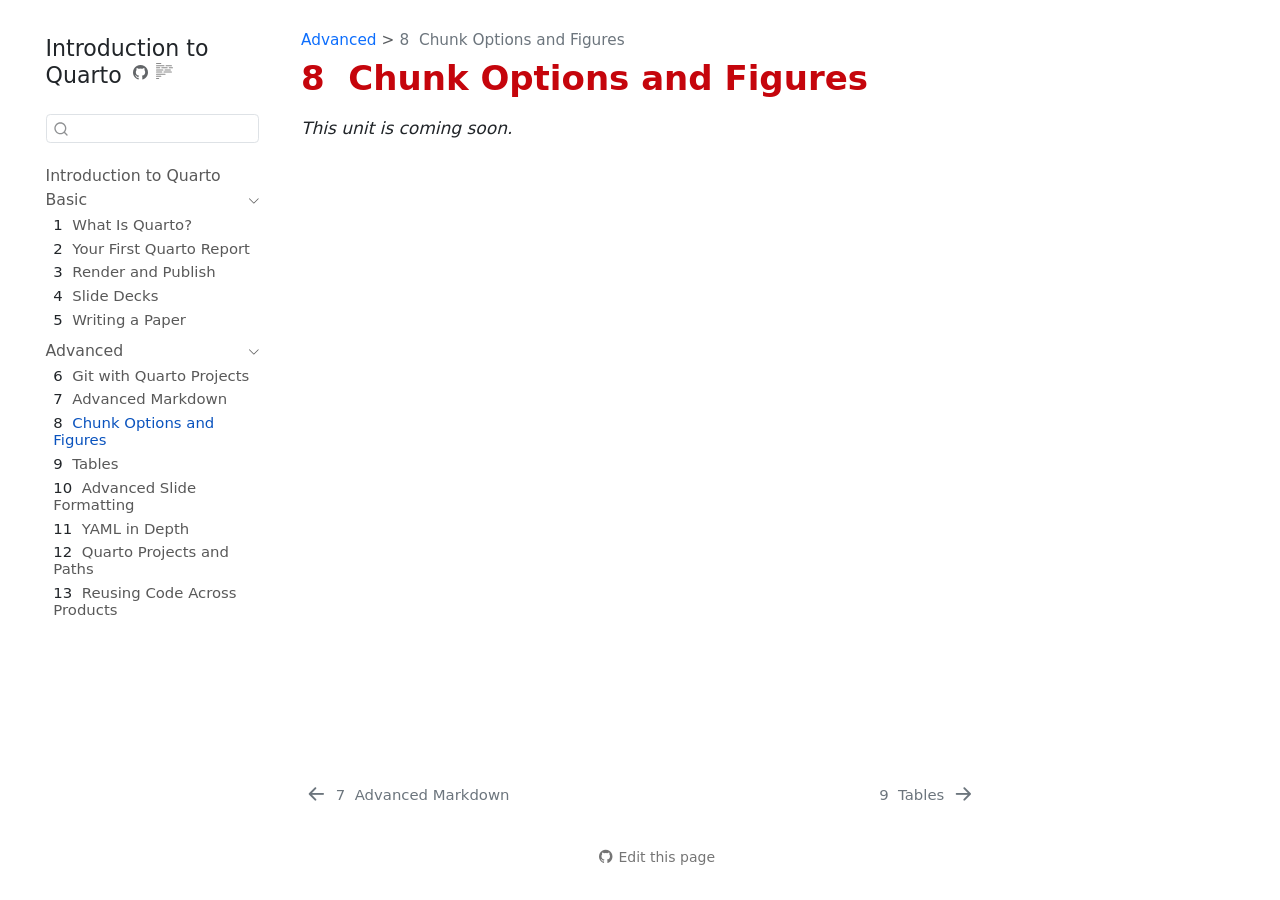
<file: chunk_options.html>
<!DOCTYPE html>
<html xmlns="http://www.w3.org/1999/xhtml" lang="en" xml:lang="en"><head>

<meta charset="utf-8">
<meta name="generator" content="quarto-1.11.9">

<meta name="viewport" content="width=device-width, initial-scale=1.0, user-scalable=yes">


<title>8&nbsp; Chunk Options and Figures – Introduction to Quarto</title>
<style>
/* Default styles provided by pandoc.
** See https://pandoc.org/MANUAL.html#variables-for-html for config info.
*/
span.smallcaps{font-variant: small-caps;}
div.columns{display: flex; gap: 1.5em;}
div.column{flex: auto;}
@media screen {
div.columns{gap: min(4vw, 1.5em);}
div.column{overflow-x: auto;}
}
div.hanging-indent{margin-left: 1.5em; text-indent: -1.5em;}
ul.task-list{list-style: none;}
ul.task-list li input[type="checkbox"] {
  width: 0.8em;
  margin: 0 0.8em 0.2em -1em; /* quarto-specific, see https://github.com/quarto-dev/quarto-cli/issues/4556 */ 
  vertical-align: middle;
}
</style>


<script src="site_libs/quarto-nav/quarto-nav.js"></script>
<script src="site_libs/quarto-nav/headroom.min.js"></script>
<script src="site_libs/clipboard/clipboard.min.js"></script>
<script src="site_libs/quarto-search/autocomplete.umd.js"></script>
<script src="site_libs/quarto-search/fuse.min.js"></script>
<script src="site_libs/quarto-search/quarto-search.js"></script>
<meta name="quarto:offset" content="./">
<link href="./tables.html" rel="next">
<link href="./markdown.html" rel="prev">
<script src="site_libs/quarto-html/quarto.js" type="module"></script>
<script src="site_libs/quarto-html/tabsets/tabsets.js" type="module"></script>
<script src="site_libs/quarto-html/scrollable-regions/scrollable-regions.js" type="module"></script>
<script src="site_libs/quarto-html/popper.min.js"></script>
<script src="site_libs/quarto-html/tippy.umd.min.js"></script>
<script src="site_libs/quarto-html/anchor.min.js"></script>
<link href="site_libs/quarto-html/tippy.css" rel="stylesheet">
<link href="site_libs/quarto-html/quarto-syntax-highlighting-63b5708e65d6cd79cd7618c58d0c21e7.css" rel="stylesheet" id="quarto-text-highlighting-styles">
<script src="site_libs/bootstrap/bootstrap.min.js"></script>
<link href="site_libs/bootstrap/bootstrap-icons.css" rel="stylesheet">
<link href="site_libs/bootstrap/bootstrap-1d8401ff0d8d4c39815efe9fd2eba9a8.min.css" rel="stylesheet" append-hash="true" id="quarto-bootstrap" data-mode="light">
<script id="quarto-search-options" type="application/json">{
  "location": "sidebar",
  "copy-button": false,
  "collapse-after": 3,
  "panel-placement": "start",
  "type": "textbox",
  "limit": 50,
  "keyboard-shortcut": [
    "f",
    "/",
    "s"
  ],
  "show-item-context": false,
  "language": {
    "search-no-results-text": "No results",
    "search-matching-documents-text": "matching documents",
    "search-copy-link-title": "Copy link to search",
    "search-hide-matches-text": "Hide additional matches",
    "search-more-match-text": "more match in this document",
    "search-more-matches-text": "more matches in this document",
    "search-clear-button-title": "Clear",
    "search-text-placeholder": "",
    "search-detached-cancel-button-title": "Cancel",
    "search-submit-button-title": "Submit",
    "search-label": "Search"
  }
}</script>


<link rel="stylesheet" href="book.css">
<link rel="stylesheet" href="utilities.css">
</head>

<body class="nav-sidebar floating quarto-light"><a id="quarto-skip-link" class="visually-hidden-focusable" href="#quarto-document-content">Skip to main content</a>

<div id="quarto-search-results"></div>
  <header id="quarto-header" class="headroom fixed-top">
  <nav class="quarto-secondary-nav" aria-label="Toolbar">
    <div class="container-fluid d-flex">
      <button type="button" class="quarto-btn-toggle btn" data-bs-toggle="collapse" role="button" data-bs-target=".quarto-sidebar-collapse-item" aria-controls="quarto-sidebar" aria-expanded="false" aria-label="Toggle sidebar navigation" onclick="if (window.quartoToggleHeadroom) { window.quartoToggleHeadroom(); }">
        <i class="bi bi-layout-text-sidebar-reverse"></i>
      </button>
        <nav class="quarto-page-breadcrumbs" aria-label="Breadcrumbs"><ol class="breadcrumb"><li class="breadcrumb-item"><a href="./git_quarto.html">Advanced</a></li><li class="breadcrumb-item"><a href="./chunk_options.html"><span class="chapter-number">8</span>&nbsp; <span class="chapter-title">Chunk Options and Figures</span></a></li></ol></nav>
        <a class="flex-grow-1" data-bs-toggle="collapse" data-bs-target=".quarto-sidebar-collapse-item" onclick="if (window.quartoToggleHeadroom) { window.quartoToggleHeadroom(); }">      
        </a>
      <button type="button" class="btn quarto-search-button" aria-label="Search" onclick="window.quartoOpenSearch();">
        <i class="bi bi-search"></i>
      </button>
    </div>
  </nav>
</header>
<!-- content -->
<div id="quarto-content" class="quarto-container page-columns page-rows-contents page-layout-article">
<!-- sidebar -->
  <nav id="quarto-sidebar" class="sidebar collapse collapse-horizontal quarto-sidebar-collapse-item sidebar-navigation floating overflow-auto" aria-label="Site">
    <div class="pt-lg-2 mt-2 text-left sidebar-header">
    <div class="sidebar-title mb-0 py-0">
      <a href="./">Introduction to Quarto</a> 
        <div class="sidebar-tools-main">
    <a href="https://github.com/jjcurtin/book_quarto" title="Source Code" class="quarto-navigation-tool px-1" aria-label="Source Code"><i class="bi bi-github"></i></a>
  <a href="" class="quarto-reader-toggle quarto-navigation-tool px-1" onclick="window.quartoToggleReader(); return false;" title="Toggle reader mode">
  <div class="quarto-reader-toggle-btn">
  <i class="bi"></i>
  </div>
</a>
</div>
    </div>
      </div>
        <div class="mt-2 flex-shrink-0 align-items-center">
        <div class="sidebar-search">
        <div id="quarto-search" class="" title="Search"></div>
        </div>
        </div>
    <div class="sidebar-menu-container"> 
    <ul class="list-unstyled mt-1">
        <li class="sidebar-item">
  <div class="sidebar-item-container"> 
  <a href="./index.html" class="sidebar-item-text sidebar-link">
 <span class="menu-text">Introduction to Quarto</span></a>
  </div>
</li>
        <li class="sidebar-item sidebar-item-section">
      <div class="sidebar-item-container"> 
            <button type="button" class="sidebar-item-text sidebar-item-toggle sidebar-link text-start" data-bs-toggle="collapse" data-bs-target="#quarto-sidebar-section-1" aria-controls="quarto-sidebar-section-1" aria-expanded="true">
 <span class="menu-text" id="quarto-sidebar-section-1-label">Basic</span><i class="bi bi-chevron-right" aria-hidden="true"></i></button>
      </div>
      <ul id="quarto-sidebar-section-1" aria-labelledby="quarto-sidebar-section-1-label" class="collapse list-unstyled sidebar-section depth1 show">  
          <li class="sidebar-item">
  <div class="sidebar-item-container"> 
  <a href="./01_intro.html" class="sidebar-item-text sidebar-link">
 <span class="menu-text"><span class="chapter-number">1</span>&nbsp; <span class="chapter-title">What Is Quarto?</span></span></a>
  </div>
</li>
          <li class="sidebar-item">
  <div class="sidebar-item-container"> 
  <a href="./02_report.html" class="sidebar-item-text sidebar-link">
 <span class="menu-text"><span class="chapter-number">2</span>&nbsp; <span class="chapter-title">Your First Quarto Report</span></span></a>
  </div>
</li>
          <li class="sidebar-item">
  <div class="sidebar-item-container"> 
  <a href="./03_publish.html" class="sidebar-item-text sidebar-link">
 <span class="menu-text"><span class="chapter-number">3</span>&nbsp; <span class="chapter-title">Render and Publish</span></span></a>
  </div>
</li>
          <li class="sidebar-item">
  <div class="sidebar-item-container"> 
  <a href="./04_slides.html" class="sidebar-item-text sidebar-link">
 <span class="menu-text"><span class="chapter-number">4</span>&nbsp; <span class="chapter-title">Slide Decks</span></span></a>
  </div>
</li>
          <li class="sidebar-item">
  <div class="sidebar-item-container"> 
  <a href="./05_paper.html" class="sidebar-item-text sidebar-link">
 <span class="menu-text"><span class="chapter-number">5</span>&nbsp; <span class="chapter-title">Writing a Paper</span></span></a>
  </div>
</li>
      </ul>
  </li>
        <li class="sidebar-item sidebar-item-section">
      <div class="sidebar-item-container"> 
            <button type="button" class="sidebar-item-text sidebar-item-toggle sidebar-link text-start" data-bs-toggle="collapse" data-bs-target="#quarto-sidebar-section-2" aria-controls="quarto-sidebar-section-2" aria-expanded="true">
 <span class="menu-text" id="quarto-sidebar-section-2-label">Advanced</span><i class="bi bi-chevron-right" aria-hidden="true"></i></button>
      </div>
      <ul id="quarto-sidebar-section-2" aria-labelledby="quarto-sidebar-section-2-label" class="collapse list-unstyled sidebar-section depth1 show">  
          <li class="sidebar-item">
  <div class="sidebar-item-container"> 
  <a href="./git_quarto.html" class="sidebar-item-text sidebar-link">
 <span class="menu-text"><span class="chapter-number">6</span>&nbsp; <span class="chapter-title">Git with Quarto Projects</span></span></a>
  </div>
</li>
          <li class="sidebar-item">
  <div class="sidebar-item-container"> 
  <a href="./markdown.html" class="sidebar-item-text sidebar-link">
 <span class="menu-text"><span class="chapter-number">7</span>&nbsp; <span class="chapter-title">Advanced Markdown</span></span></a>
  </div>
</li>
          <li class="sidebar-item">
  <div class="sidebar-item-container"> 
  <a href="./chunk_options.html" class="sidebar-item-text sidebar-link active">
 <span class="menu-text"><span class="chapter-number">8</span>&nbsp; <span class="chapter-title">Chunk Options and Figures</span></span></a>
  </div>
</li>
          <li class="sidebar-item">
  <div class="sidebar-item-container"> 
  <a href="./tables.html" class="sidebar-item-text sidebar-link">
 <span class="menu-text"><span class="chapter-number">9</span>&nbsp; <span class="chapter-title">Tables</span></span></a>
  </div>
</li>
          <li class="sidebar-item">
  <div class="sidebar-item-container"> 
  <a href="./slide_formatting.html" class="sidebar-item-text sidebar-link">
 <span class="menu-text"><span class="chapter-number">10</span>&nbsp; <span class="chapter-title">Advanced Slide Formatting</span></span></a>
  </div>
</li>
          <li class="sidebar-item">
  <div class="sidebar-item-container"> 
  <a href="./yaml.html" class="sidebar-item-text sidebar-link">
 <span class="menu-text"><span class="chapter-number">11</span>&nbsp; <span class="chapter-title">YAML in Depth</span></span></a>
  </div>
</li>
          <li class="sidebar-item">
  <div class="sidebar-item-container"> 
  <a href="./projects_paths.html" class="sidebar-item-text sidebar-link">
 <span class="menu-text"><span class="chapter-number">12</span>&nbsp; <span class="chapter-title">Quarto Projects and Paths</span></span></a>
  </div>
</li>
          <li class="sidebar-item">
  <div class="sidebar-item-container"> 
  <a href="./reuse_code.html" class="sidebar-item-text sidebar-link">
 <span class="menu-text"><span class="chapter-number">13</span>&nbsp; <span class="chapter-title">Reusing Code Across Products</span></span></a>
  </div>
</li>
      </ul>
  </li>
    </ul>
    </div>
</nav>
<div id="quarto-sidebar-glass" class="quarto-sidebar-collapse-item" data-bs-toggle="collapse" data-bs-target=".quarto-sidebar-collapse-item"></div>
<!-- margin-sidebar -->
    <div id="quarto-margin-sidebar" class="sidebar margin-sidebar zindex-bottom">
        
    </div>
<!-- main -->
<main class="content" id="quarto-document-content" tabindex="-1">

<header id="title-block-header" class="quarto-title-block default"><nav class="quarto-page-breadcrumbs quarto-title-breadcrumbs d-none d-lg-block" aria-label="Breadcrumbs"><ol class="breadcrumb"><li class="breadcrumb-item"><a href="./git_quarto.html">Advanced</a></li><li class="breadcrumb-item"><a href="./chunk_options.html"><span class="chapter-number">8</span>&nbsp; <span class="chapter-title">Chunk Options and Figures</span></a></li></ol></nav>
<div class="quarto-title">
<h1 class="title"><span id="sec-chunk_options" class="quarto-section-identifier"><span class="chapter-number">8</span>&nbsp; <span class="chapter-title">Chunk Options and Figures</span></span></h1>
</div>



<div class="quarto-title-meta">

    
  
    
  </div>
  


</header>


<!-- Placeholder. Planned content: HANDOFF.md, "Chunk Options and Figures" outline row. End with the standard "Commit your changes" callout-tip (copy from markdown.qmd; adjust the files and commit message) -->
<p><em>This unit is coming soon.</em></p>



</main> <!-- /main -->
<script id="quarto-html-after-body" type="application/javascript">
  window.document.addEventListener("DOMContentLoaded", function (event) {
    const icon = "";
    const anchorJS = new window.AnchorJS();
    anchorJS.options = {
      placement: 'right',
      icon: icon
    };
    anchorJS.add('.anchored');
    const isCodeAnnotation = (el) => {
      for (const clz of el.classList) {
        if (clz.startsWith('code-annotation-')) {                     
          return true;
        }
      }
      return false;
    }
    const onCopySuccess = function(e) {
      // button target
      const button = e.trigger;
      // don't keep focus
      button.blur();
      // flash "checked"
      button.classList.add('code-copy-button-checked');
      var currentTitle = button.getAttribute("title");
      button.setAttribute("title", "Copied!");
      let tooltip;
      if (window.bootstrap) {
        button.setAttribute("data-bs-toggle", "tooltip");
        button.setAttribute("data-bs-placement", "left");
        button.setAttribute("data-bs-title", "Copied!");
        tooltip = new bootstrap.Tooltip(button, 
          { trigger: "manual", 
            customClass: "code-copy-button-tooltip",
            offset: [0, -8]});
        tooltip.show();    
      }
      setTimeout(function() {
        if (tooltip) {
          tooltip.hide();
          button.removeAttribute("data-bs-title");
          button.removeAttribute("data-bs-toggle");
          button.removeAttribute("data-bs-placement");
        }
        button.setAttribute("title", currentTitle);
        button.classList.remove('code-copy-button-checked');
      }, 1000);
      // clear code selection
      e.clearSelection();
    }
    const getTextToCopy = function(trigger) {
      const outerScaffold = trigger.parentElement.cloneNode(true);
      const codeEl = outerScaffold.querySelector('code');
      for (const childEl of codeEl.children) {
        if (isCodeAnnotation(childEl)) {
          childEl.remove();
        }
      }
      return codeEl.innerText;
    }
    const clipboard = new window.ClipboardJS('.code-copy-button:not([data-in-quarto-modal])', {
      text: getTextToCopy
    });
    clipboard.on('success', onCopySuccess);
    if (window.document.getElementById('quarto-embedded-source-code-modal')) {
      const clipboardModal = new window.ClipboardJS('.code-copy-button[data-in-quarto-modal]', {
        text: getTextToCopy,
        container: window.document.getElementById('quarto-embedded-source-code-modal')
      });
      clipboardModal.on('success', onCopySuccess);
    }
      var localhostRegex = new RegExp(/^(?:http|https):\/\/localhost\:?[0-9]*\//);
      var mailtoRegex = new RegExp(/^mailto:/);
        var filterRegex = new RegExp("https:\/\/jjcurtin\.github\.io\/book_quarto\/");
      var isInternal = (href) => {
          return filterRegex.test(href) || localhostRegex.test(href) || mailtoRegex.test(href);
      }
      // Inspect non-navigation links and adorn them if external
      window.quartoDecorateExternalLinks = function (root) {
     var links = (root || window.document).querySelectorAll('a[href]:not(.nav-link):not(.navbar-brand):not(.toc-action):not(.sidebar-link):not(.sidebar-item-toggle):not(.pagination-link):not(.no-external):not([aria-hidden]):not(.dropdown-item):not(.quarto-navigation-tool):not(.about-link)');
      for (var i=0; i<links.length; i++) {
        const link = links[i];
        if (!isInternal(link.href)) {
          // undo the damage that might have been done by quarto-nav.js in the case of
          // links that we want to consider external
          if (link.dataset.originalHref !== undefined) {
            link.href = link.dataset.originalHref;
          }
          if (!link.classList.contains('no-external-icon')) {
          }
        }
      }
      };
      window.quartoDecorateExternalLinks(window.document);
    // Esc closes the popup (WCAG 1.4.13) and focus leaving both trigger and
    // popup closes it (WCAG 2.4.11); tippy handles neither for interactive popups.
    const hideOnEscAndFocusOut = {
      name: 'hideOnEscAndFocusOut',
      defaultValue: true,
      fn(instance) {
        const dismiss = () => {
          // A show scheduled by the trigger delay would otherwise reopen it
          instance.clearDelayTimeouts();
          instance.hide();
        };
        const onKeyDown = (event) => {
          if (event.key !== 'Escape') {
            return;
          }
          // Keep Esc from also reaching page handlers (e.g. reveal.js overview),
          // except an open reveal.js slide menu, which Esc should close too.
          // The menu handles keys only when its keyboard option is on.
          const menuHandlesEsc = window.Reveal?.getPlugin?.('menu')?.isOpen() &&
            window.Reveal.getConfig().menu?.keyboard !== false;
          if (!menuHandlesEsc) {
            event.stopPropagation();
          }
          if (instance.popper.contains(window.document.activeElement)) {
            // Disabled while refocusing so the focus trigger does not reopen it
            instance.disable();
            instance.reference.focus();
            instance.enable();
          }
          dismiss();
        };
        const onFocusOut = (event) => {
          const target = event.relatedTarget;
          if (target && !instance.reference.contains(target) &&
              !instance.popper.contains(target)) {
            dismiss();
          }
        };
        // On the trigger too: a click trigger (code-annotations: select) has no
        // blur handling. Attached for the instance's lifetime so leaving the
        // trigger also cancels a show still pending on the trigger delay.
        instance.reference.addEventListener('focusout', onFocusOut);
        return {
          onShow() {
            window.document.addEventListener('keydown', onKeyDown, true);
            instance.popper.addEventListener('focusout', onFocusOut);
          },
          onHide() {
            window.document.removeEventListener('keydown', onKeyDown, true);
            instance.popper.removeEventListener('focusout', onFocusOut);
          },
          onDestroy() {
            instance.reference.removeEventListener('focusout', onFocusOut);
          },
        };
      },
    };
    function tippyHover(el, contentFn, onTriggerFn, onUntriggerFn) {
      const config = {
        allowHTML: true,
        maxWidth: 500,
        delay: 100,
        arrow: false,
        appendTo: function(el) {
            return el.parentElement;
        },
        interactive: true,
        interactiveBorder: 10,
        theme: 'quarto',
        placement: 'bottom-start',
        plugins: [hideOnEscAndFocusOut],
      };
      if (contentFn) {
        config.content = contentFn;
      }
      if (onTriggerFn) {
        config.onTrigger = onTriggerFn;
      }
      if (onUntriggerFn) {
        config.onUntrigger = onUntriggerFn;
      }
      window.tippy(el, config); 
    }
    const noterefs = window.document.querySelectorAll('a[role="doc-noteref"]');
    for (var i=0; i<noterefs.length; i++) {
      const ref = noterefs[i];
      tippyHover(ref, function() {
        // use id or data attribute instead here
        let href = ref.getAttribute('data-footnote-href') || ref.getAttribute('href');
        try { href = new URL(href).hash; } catch {}
        const id = href.replace(/^#\/?/, "");
        const note = window.document.getElementById(id);
        if (note) {
          return note.innerHTML;
        } else {
          return "";
        }
      });
    }
    const xrefs = window.document.querySelectorAll('a.quarto-xref');
    const processXRef = (id, note) => {
      // Strip column container classes
      const stripColumnClz = (el) => {
        el.classList.remove("page-full", "page-columns");
        if (el.children) {
          for (const child of el.children) {
            stripColumnClz(child);
          }
        }
      }
      stripColumnClz(note)
      if (id === null || id.startsWith('sec-')) {
        // Special case sections, only their first couple elements
        const container = document.createElement("div");
        if (note.children && note.children.length > 2) {
          container.appendChild(note.children[0].cloneNode(true));
          for (let i = 1; i < note.children.length; i++) {
            const child = note.children[i];
            if (child.tagName === "P" && child.innerText === "") {
              continue;
            } else {
              container.appendChild(child.cloneNode(true));
              break;
            }
          }
          if (window.Quarto?.typesetMath) {
            window.Quarto.typesetMath(container);
          }
          return container.innerHTML
        } else {
          if (window.Quarto?.typesetMath) {
            window.Quarto.typesetMath(note);
          }
          return note.innerHTML;
        }
      } else {
        // Remove any anchor links if they are present
        const anchorLink = note.querySelector('a.anchorjs-link');
        if (anchorLink) {
          anchorLink.remove();
        }
        if (window.Quarto?.typesetMath) {
          window.Quarto.typesetMath(note);
        }
        if (note.classList.contains("callout")) {
          return note.outerHTML;
        } else {
          return note.innerHTML;
        }
      }
    }
    for (var i=0; i<xrefs.length; i++) {
      const xref = xrefs[i];
      tippyHover(xref, undefined, function(instance) {
        instance.disable();
        let url = xref.getAttribute('href');
        let hash = undefined; 
        if (url.startsWith('#')) {
          hash = url;
        } else {
          try { hash = new URL(url).hash; } catch {}
        }
        if (hash) {
          const id = hash.replace(/^#\/?/, "");
          const note = window.document.getElementById(id);
          if (note !== null) {
            try {
              const html = processXRef(id, note.cloneNode(true));
              instance.setContent(html);
            } finally {
              instance.enable();
              instance.show();
            }
          } else {
            // See if we can fetch this
            fetch(url.split('#')[0])
            .then(res => res.text())
            .then(html => {
              const parser = new DOMParser();
              const htmlDoc = parser.parseFromString(html, "text/html");
              const note = htmlDoc.getElementById(id);
              if (note !== null) {
                const html = processXRef(id, note);
                instance.setContent(html);
              } 
            }).finally(() => {
              instance.enable();
              instance.show();
            });
          }
        } else {
          // See if we can fetch a full url (with no hash to target)
          // This is a special case and we should probably do some content thinning / targeting
          fetch(url)
          .then(res => res.text())
          .then(html => {
            const parser = new DOMParser();
            const htmlDoc = parser.parseFromString(html, "text/html");
            const note = htmlDoc.querySelector('main.content');
            if (note !== null) {
              // This should only happen for chapter cross references
              // (since there is no id in the URL)
              // remove the first header
              if (note.children.length > 0 && note.children[0].tagName === "HEADER") {
                note.children[0].remove();
              }
              const html = processXRef(null, note);
              instance.setContent(html);
            } 
          }).finally(() => {
            instance.enable();
            instance.show();
          });
        }
      }, function(instance) {
      });
    }
        let selectedAnnoteEl;
        const selectorForAnnotation = ( cell, annotation) => {
          let cellAttr = 'data-code-cell="' + cell + '"';
          let lineAttr = 'data-code-annotation="' +  annotation + '"';
          const selector = 'span[' + cellAttr + '][' + lineAttr + ']';
          return selector;
        }
        const selectCodeLines = (annoteEl) => {
          const doc = window.document;
          const targetCell = annoteEl.getAttribute("data-target-cell");
          const targetAnnotation = annoteEl.getAttribute("data-target-annotation");
          const annoteSpan = window.document.querySelector(selectorForAnnotation(targetCell, targetAnnotation));
          const lines = annoteSpan.getAttribute("data-code-lines").split(",");
          const lineIds = lines.map((line) => {
            return targetCell + "-" + line;
          })
          // Each band is positioned against its own containing block, which is
          // not the offsetParent of the lines, so place it from client rects.
          const placeBand = (band, firstEl, lastEl, codeBlock) => {
            const container = band.offsetParent;
            if (container === null) {
              return;
            }
            const containerRect = container.getBoundingClientRect();
            // Reveal.js scales slides with a transform, so convert client
            // pixels back to the CSS pixels of the container.
            const scale = containerRect.height / container.offsetHeight || 1;
            const firstRect = firstEl.getBoundingClientRect();
            const lastRect = lastEl.getBoundingClientRect();
            const top = (firstRect.top - containerRect.top) / scale - container.clientTop + container.scrollTop;
            const height = (lastRect.bottom - firstRect.top) / scale;
            band.style.top = top - 2 + "px";
            band.style.height = height + 4 + "px";
            if (codeBlock) {
              // Without the copy button wrapper, the containing block is wider
              // than the code block, so span the code block explicitly.
              const blockRect = codeBlock.getBoundingClientRect();
              band.style.left = (blockRect.left - containerRect.left) / scale - container.clientLeft + container.scrollLeft + "px";
              band.style.width = blockRect.width / scale + "px";
            }
          };
          if (lineIds.length > 0) {
            const el = window.document.getElementById(lineIds[0]);
            const lastEl = window.document.getElementById(lineIds[lineIds.length - 1]);
            const parent = el.parentElement.parentElement;
            // cook up a div (if necessary) and position it
            let div = window.document.getElementById("code-annotation-line-highlight");
            if (div === null) {
              div = window.document.createElement("div");
              div.setAttribute("id", "code-annotation-line-highlight");
              div.style.position = 'absolute';
              parent.appendChild(div);
            }
            placeBand(div, el, lastEl, parent.closest("div.sourceCode") || parent);
            let gutterDiv = window.document.getElementById("code-annotation-line-highlight-gutter");
            if (gutterDiv === null) {
              gutterDiv = window.document.createElement("div");
              gutterDiv.setAttribute("id", "code-annotation-line-highlight-gutter");
              gutterDiv.style.position = 'absolute';
              const codeCell = window.document.getElementById(targetCell);
              const gutter = codeCell.querySelector('.code-annotation-gutter');
              gutter.appendChild(gutterDiv);
            }
            placeBand(gutterDiv, el, lastEl);
            selectedAnnoteEl = annoteEl;
          }
        };
        const unselectCodeLines = () => {
          const elementsIds = ["code-annotation-line-highlight", "code-annotation-line-highlight-gutter"];
          elementsIds.forEach((elId) => {
            const div = window.document.getElementById(elId);
            if (div) {
              div.remove();
            }
          });
          selectedAnnoteEl = undefined;
        };
          // Handle positioning of the toggle
      window.addEventListener(
        "resize",
        throttle(() => {
          elRect = undefined;
          if (selectedAnnoteEl) {
            selectCodeLines(selectedAnnoteEl);
          }
        }, 10)
      );
      function throttle(fn, ms) {
      let throttle = false;
      let timer;
        return (...args) => {
          if(!throttle) { // first call gets through
              fn.apply(this, args);
              throttle = true;
          } else { // all the others get throttled
              if(timer) clearTimeout(timer); // cancel #2
              timer = setTimeout(() => {
                fn.apply(this, args);
                timer = throttle = false;
              }, ms);
          }
        };
      }
        // Attach click handler to the DT
        const annoteDls = window.document.querySelectorAll('dt[data-target-cell]');
        for (const annoteDlNode of annoteDls) {
          annoteDlNode.addEventListener('click', (event) => {
            const clickedEl = event.target;
            if (clickedEl !== selectedAnnoteEl) {
              unselectCodeLines();
              const activeEl = window.document.querySelector('dt[data-target-cell].code-annotation-active');
              if (activeEl) {
                activeEl.classList.remove('code-annotation-active');
              }
              selectCodeLines(clickedEl);
              clickedEl.classList.add('code-annotation-active');
            } else {
              // Unselect the line
              unselectCodeLines();
              clickedEl.classList.remove('code-annotation-active');
            }
          });
        }
    const findCites = (el) => {
      const parentEl = el.parentElement;
      if (parentEl) {
        const cites = parentEl.dataset.cites;
        if (cites) {
          return {
            el,
            cites: cites.split(' ')
          };
        } else {
          return findCites(el.parentElement)
        }
      } else {
        return undefined;
      }
    };
    var bibliorefs = window.document.querySelectorAll('a[role="doc-biblioref"]');
    for (var i=0; i<bibliorefs.length; i++) {
      const ref = bibliorefs[i];
      const citeInfo = findCites(ref);
      if (citeInfo) {
        tippyHover(citeInfo.el, function() {
          var popup = window.document.createElement('div');
          citeInfo.cites.forEach(function(cite) {
            var citeDiv = window.document.createElement('div');
            citeDiv.classList.add('hanging-indent');
            citeDiv.classList.add('csl-entry');
            var biblioDiv = window.document.getElementById('ref-' + cite);
            if (biblioDiv) {
              citeDiv.innerHTML = biblioDiv.innerHTML;
            }
            popup.appendChild(citeDiv);
          });
          return popup.innerHTML;
        });
      }
    }
  });
  </script>
  <script type="application/javascript">
  window.quartoScrollableRegionsLabels = {"code":"Scrollable code","output":"Scrollable output"};
  </script>
<nav class="page-navigation" aria-label="Page">
  <div class="nav-page nav-page-previous">
      <a href="./markdown.html" class="pagination-link" aria-label="Advanced Markdown">
        <i class="bi bi-arrow-left-short"></i> <span class="nav-page-text"><span class="chapter-number">7</span>&nbsp; <span class="chapter-title">Advanced Markdown</span></span>
      </a>          
  </div>
  <div class="nav-page nav-page-next">
      <a href="./tables.html" class="pagination-link" aria-label="Tables">
        <span class="nav-page-text"><span class="chapter-number">9</span>&nbsp; <span class="chapter-title">Tables</span></span> <i class="bi bi-arrow-right-short"></i>
      </a>
  </div>
</nav>
</div> <!-- /content -->




<footer class="footer"><div class="nav-footer"><div class="nav-footer-center"><div class="toc-actions"><ul><li><a href="https://github.com/jjcurtin/book_quarto/edit/main/chunk_options.qmd" class="toc-action"><i class="bi bi-github"></i>Edit this page</a></li></ul></div></div></div></footer></body></html>
</file>
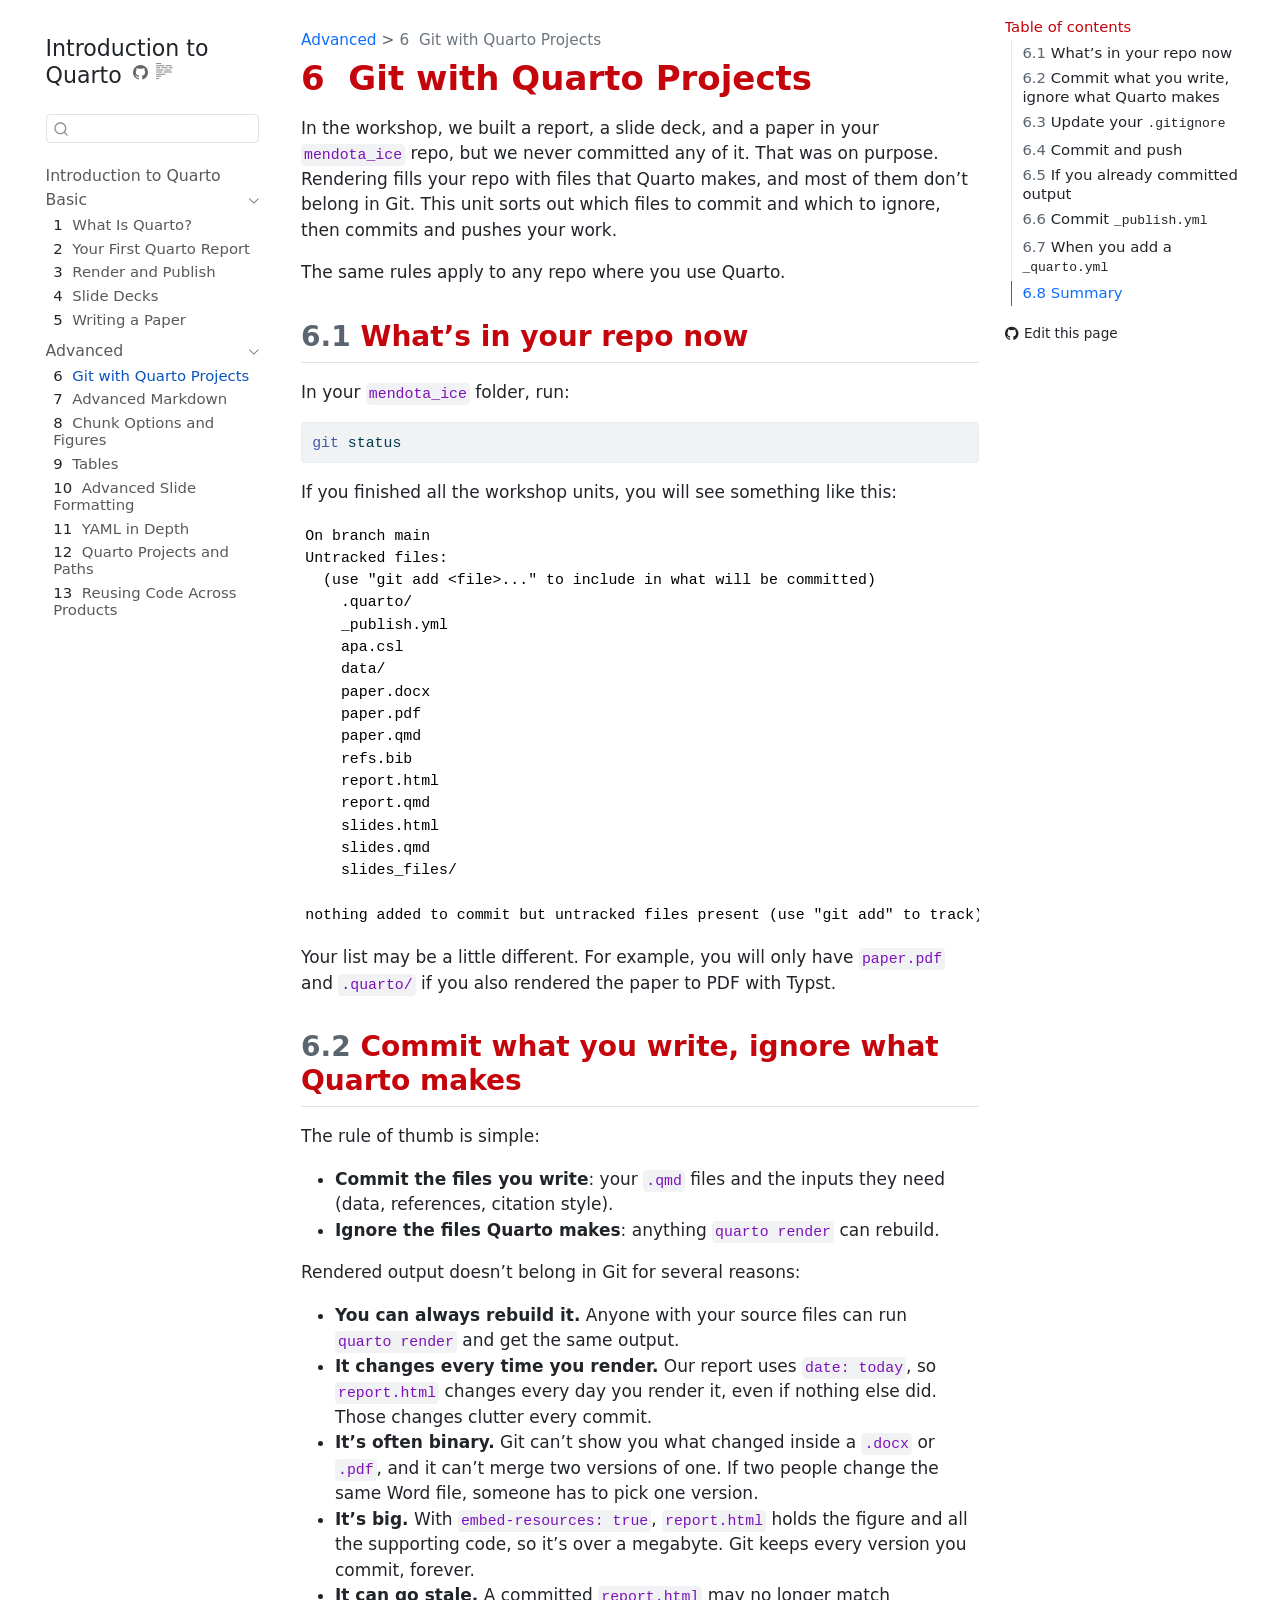
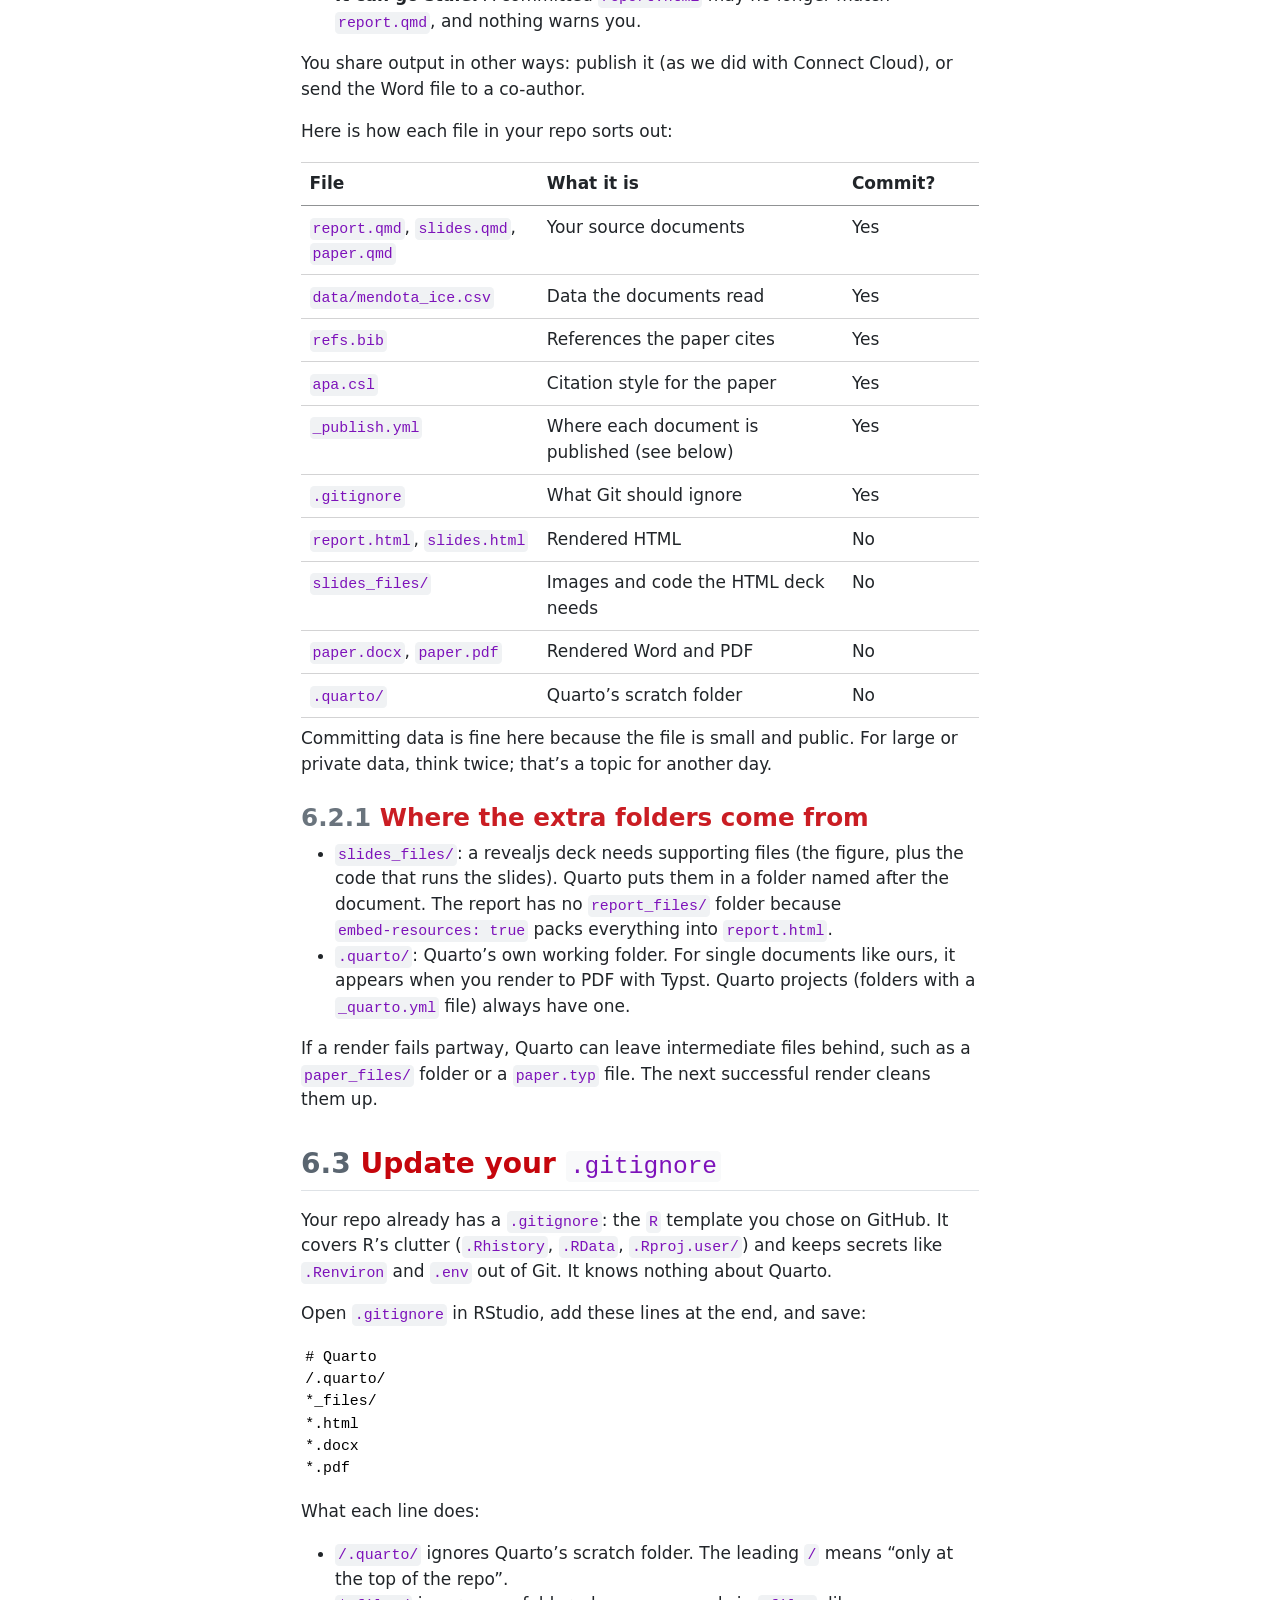
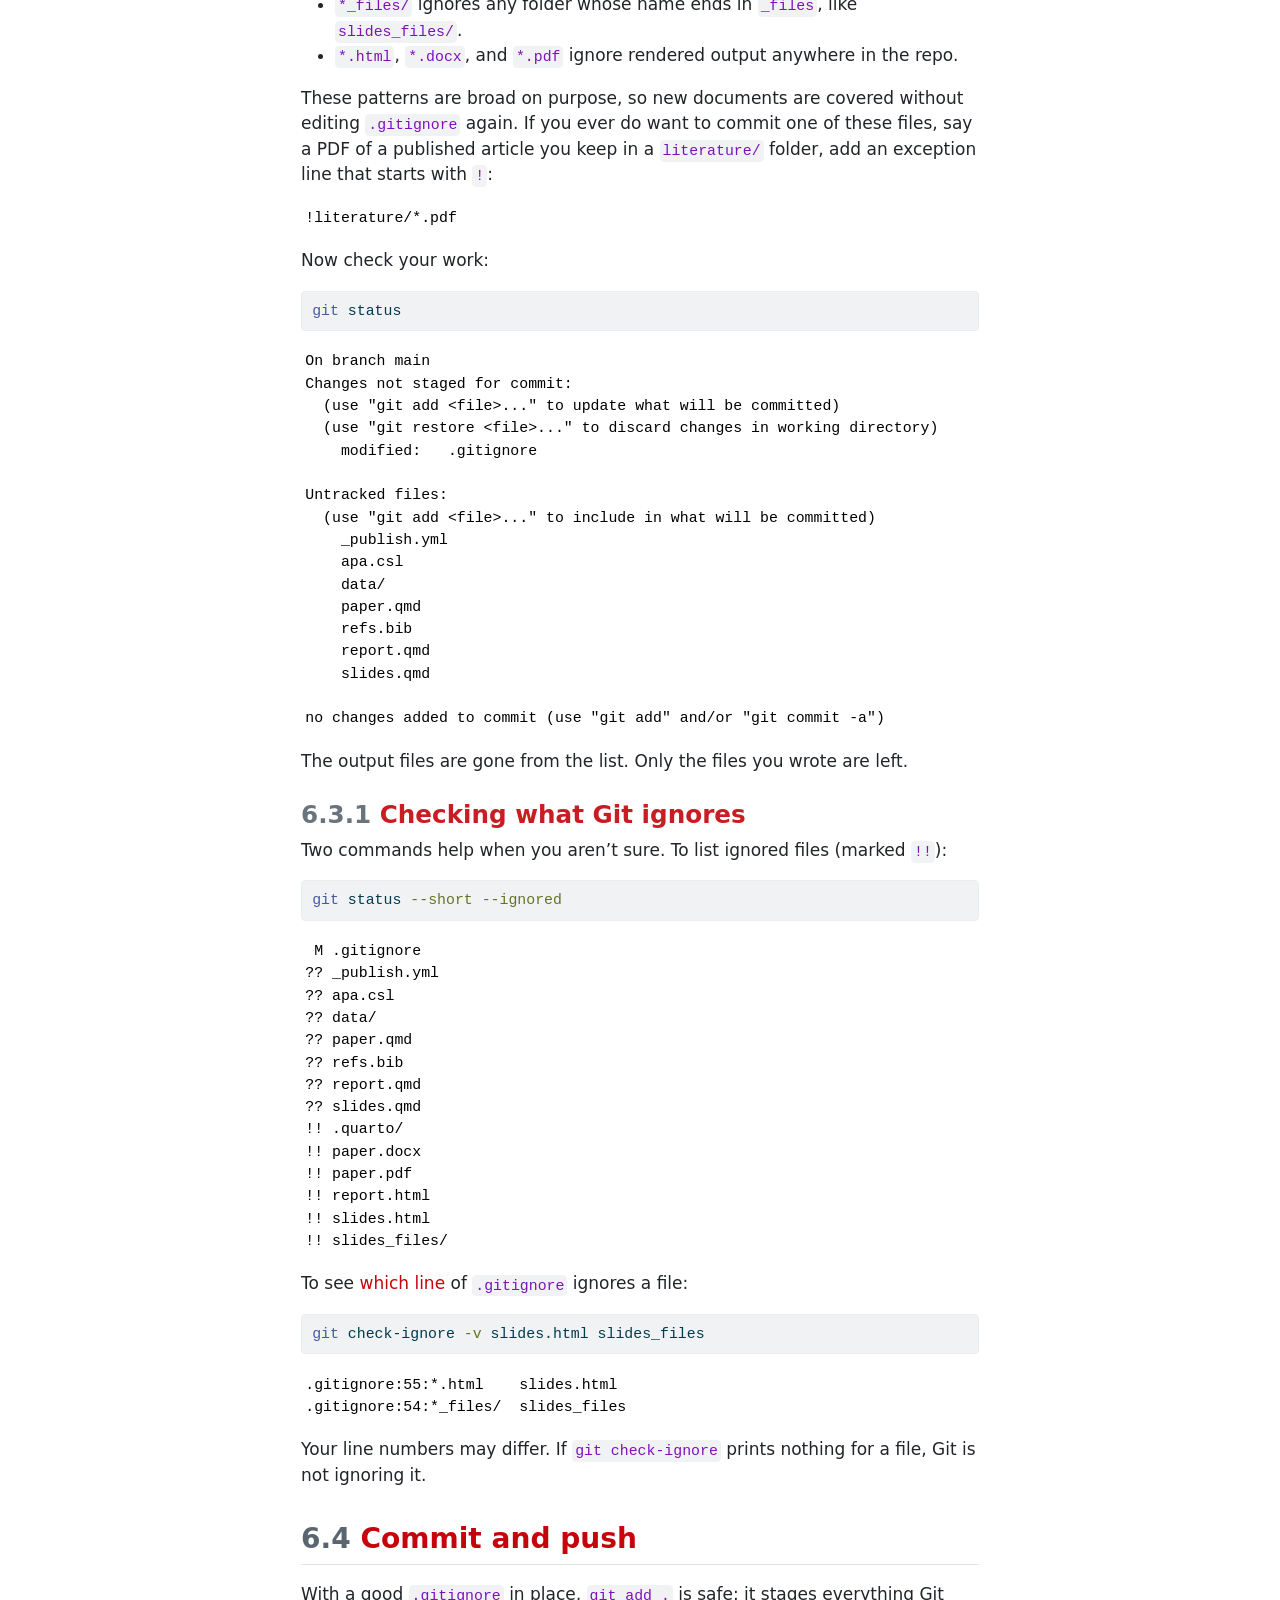
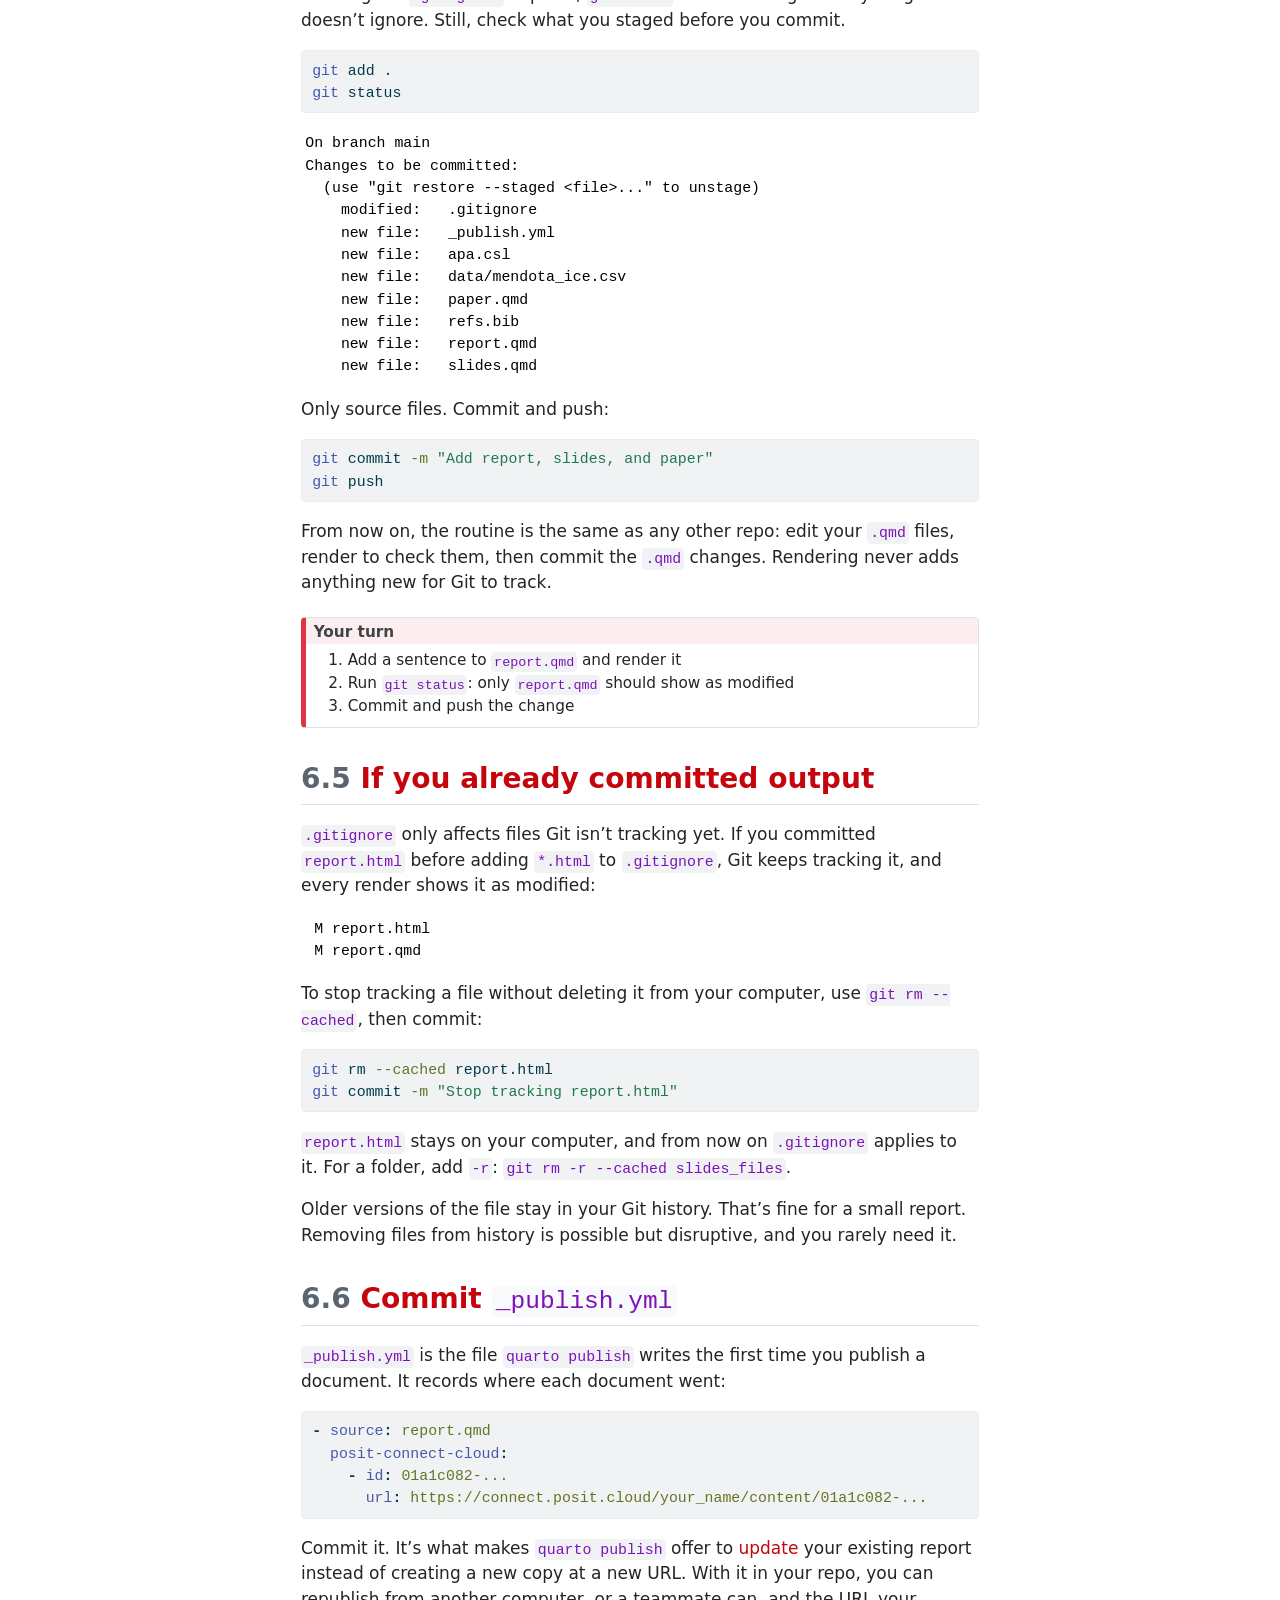
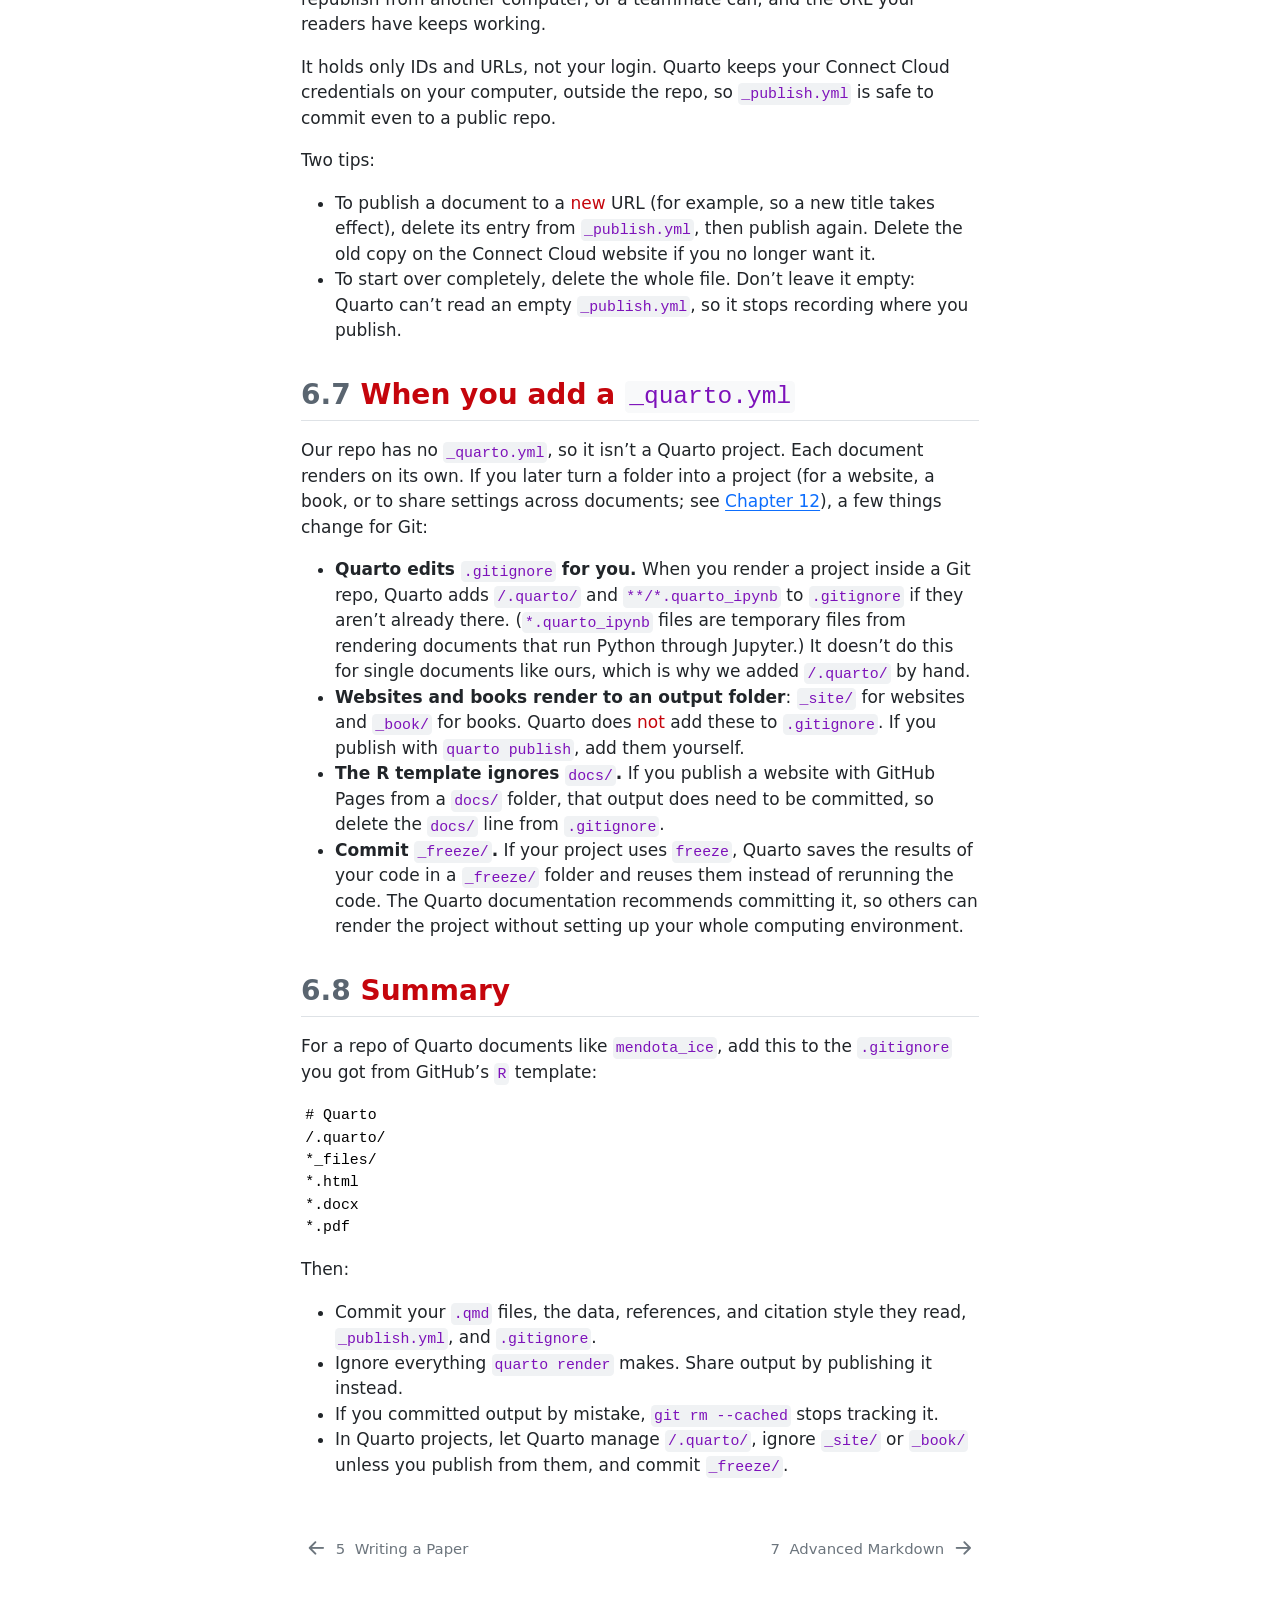
<file: git_quarto.html>
<!DOCTYPE html>
<html xmlns="http://www.w3.org/1999/xhtml" lang="en" xml:lang="en"><head>

<meta charset="utf-8">
<meta name="generator" content="quarto-1.11.9">

<meta name="viewport" content="width=device-width, initial-scale=1.0, user-scalable=yes">


<title>6&nbsp; Git with Quarto Projects – Introduction to Quarto</title>
<style>
/* Default styles provided by pandoc.
** See https://pandoc.org/MANUAL.html#variables-for-html for config info.
*/
span.smallcaps{font-variant: small-caps;}
div.columns{display: flex; gap: 1.5em;}
div.column{flex: auto;}
@media screen {
div.columns{gap: min(4vw, 1.5em);}
div.column{overflow-x: auto;}
}
div.hanging-indent{margin-left: 1.5em; text-indent: -1.5em;}
ul.task-list{list-style: none;}
ul.task-list li input[type="checkbox"] {
  width: 0.8em;
  margin: 0 0.8em 0.2em -1em; /* quarto-specific, see https://github.com/quarto-dev/quarto-cli/issues/4556 */ 
  vertical-align: middle;
}
/* CSS for syntax highlighting */
html { -webkit-text-size-adjust: 100%; }
pre > code.sourceCode { white-space: pre; position: relative; }
pre > code.sourceCode > span { display: inline-block; line-height: 1.25; }
pre > code.sourceCode > span:empty { height: 1.2em; }
.sourceCode { overflow: visible; }
code.sourceCode > span { color: inherit; text-decoration: inherit; }
div.sourceCode { margin: 1em 0; }
pre.sourceCode { margin: 0; }
@media screen {
div.sourceCode { overflow: auto; }
}
@media print {
pre > code.sourceCode { white-space: pre-wrap; }
pre > code.sourceCode > span { text-indent: -5em; padding-left: 5em; }
}
pre.numberSource code
  { counter-reset: source-line 0; }
pre.numberSource code > span
  { position: relative; left: -4em; counter-increment: source-line; }
pre.numberSource code > span > a:first-child::before
  { content: counter(source-line);
    position: relative; left: -1em; text-align: right; vertical-align: baseline;
    border: none; display: inline-block;
    -webkit-touch-callout: none; -webkit-user-select: none;
    -khtml-user-select: none; -moz-user-select: none;
    -ms-user-select: none; user-select: none;
    padding: 0 4px; width: 4em;
  }
pre.numberSource { margin-left: 3em;  padding-left: 4px; }
div.sourceCode
  {   }
@media screen {
pre > code.sourceCode > span > a:first-child::before { text-decoration: underline; }
}
</style>


<script src="site_libs/quarto-nav/quarto-nav.js"></script>
<script src="site_libs/quarto-nav/headroom.min.js"></script>
<script src="site_libs/clipboard/clipboard.min.js"></script>
<script src="site_libs/quarto-search/autocomplete.umd.js"></script>
<script src="site_libs/quarto-search/fuse.min.js"></script>
<script src="site_libs/quarto-search/quarto-search.js"></script>
<meta name="quarto:offset" content="./">
<link href="./markdown.html" rel="next">
<link href="./05_paper.html" rel="prev">
<script src="site_libs/quarto-html/quarto.js" type="module"></script>
<script src="site_libs/quarto-html/tabsets/tabsets.js" type="module"></script>
<script src="site_libs/quarto-html/scrollable-regions/scrollable-regions.js" type="module"></script>
<script src="site_libs/quarto-html/popper.min.js"></script>
<script src="site_libs/quarto-html/tippy.umd.min.js"></script>
<script src="site_libs/quarto-html/anchor.min.js"></script>
<link href="site_libs/quarto-html/tippy.css" rel="stylesheet">
<link href="site_libs/quarto-html/quarto-syntax-highlighting-63b5708e65d6cd79cd7618c58d0c21e7.css" rel="stylesheet" id="quarto-text-highlighting-styles">
<script src="site_libs/bootstrap/bootstrap.min.js"></script>
<link href="site_libs/bootstrap/bootstrap-icons.css" rel="stylesheet">
<link href="site_libs/bootstrap/bootstrap-1d8401ff0d8d4c39815efe9fd2eba9a8.min.css" rel="stylesheet" append-hash="true" id="quarto-bootstrap" data-mode="light">
<script id="quarto-search-options" type="application/json">{
  "location": "sidebar",
  "copy-button": false,
  "collapse-after": 3,
  "panel-placement": "start",
  "type": "textbox",
  "limit": 50,
  "keyboard-shortcut": [
    "f",
    "/",
    "s"
  ],
  "show-item-context": false,
  "language": {
    "search-no-results-text": "No results",
    "search-matching-documents-text": "matching documents",
    "search-copy-link-title": "Copy link to search",
    "search-hide-matches-text": "Hide additional matches",
    "search-more-match-text": "more match in this document",
    "search-more-matches-text": "more matches in this document",
    "search-clear-button-title": "Clear",
    "search-text-placeholder": "",
    "search-detached-cancel-button-title": "Cancel",
    "search-submit-button-title": "Submit",
    "search-label": "Search"
  }
}</script>


<link rel="stylesheet" href="book.css">
<link rel="stylesheet" href="utilities.css">
</head>

<body class="nav-sidebar floating quarto-light"><a id="quarto-skip-link" class="visually-hidden-focusable" href="#quarto-document-content">Skip to main content</a>

<div id="quarto-search-results"></div>
  <header id="quarto-header" class="headroom fixed-top">
  <nav class="quarto-secondary-nav" aria-label="Toolbar">
    <div class="container-fluid d-flex">
      <button type="button" class="quarto-btn-toggle btn" data-bs-toggle="collapse" role="button" data-bs-target=".quarto-sidebar-collapse-item" aria-controls="quarto-sidebar" aria-expanded="false" aria-label="Toggle sidebar navigation" onclick="if (window.quartoToggleHeadroom) { window.quartoToggleHeadroom(); }">
        <i class="bi bi-layout-text-sidebar-reverse"></i>
      </button>
        <nav class="quarto-page-breadcrumbs" aria-label="Breadcrumbs"><ol class="breadcrumb"><li class="breadcrumb-item"><a href="./git_quarto.html">Advanced</a></li><li class="breadcrumb-item"><a href="./git_quarto.html"><span class="chapter-number">6</span>&nbsp; <span class="chapter-title">Git with Quarto Projects</span></a></li></ol></nav>
        <a class="flex-grow-1" data-bs-toggle="collapse" data-bs-target=".quarto-sidebar-collapse-item" onclick="if (window.quartoToggleHeadroom) { window.quartoToggleHeadroom(); }">      
        </a>
      <button type="button" class="btn quarto-search-button" aria-label="Search" onclick="window.quartoOpenSearch();">
        <i class="bi bi-search"></i>
      </button>
    </div>
  </nav>
</header>
<!-- content -->
<div id="quarto-content" class="quarto-container page-columns page-rows-contents page-layout-article">
<!-- sidebar -->
  <nav id="quarto-sidebar" class="sidebar collapse collapse-horizontal quarto-sidebar-collapse-item sidebar-navigation floating overflow-auto" aria-label="Site">
    <div class="pt-lg-2 mt-2 text-left sidebar-header">
    <div class="sidebar-title mb-0 py-0">
      <a href="./">Introduction to Quarto</a> 
        <div class="sidebar-tools-main">
    <a href="https://github.com/jjcurtin/book_quarto" title="Source Code" class="quarto-navigation-tool px-1" aria-label="Source Code"><i class="bi bi-github"></i></a>
  <a href="" class="quarto-reader-toggle quarto-navigation-tool px-1" onclick="window.quartoToggleReader(); return false;" title="Toggle reader mode">
  <div class="quarto-reader-toggle-btn">
  <i class="bi"></i>
  </div>
</a>
</div>
    </div>
      </div>
        <div class="mt-2 flex-shrink-0 align-items-center">
        <div class="sidebar-search">
        <div id="quarto-search" class="" title="Search"></div>
        </div>
        </div>
    <div class="sidebar-menu-container"> 
    <ul class="list-unstyled mt-1">
        <li class="sidebar-item">
  <div class="sidebar-item-container"> 
  <a href="./index.html" class="sidebar-item-text sidebar-link">
 <span class="menu-text">Introduction to Quarto</span></a>
  </div>
</li>
        <li class="sidebar-item sidebar-item-section">
      <div class="sidebar-item-container"> 
            <button type="button" class="sidebar-item-text sidebar-item-toggle sidebar-link text-start" data-bs-toggle="collapse" data-bs-target="#quarto-sidebar-section-1" aria-controls="quarto-sidebar-section-1" aria-expanded="true">
 <span class="menu-text" id="quarto-sidebar-section-1-label">Basic</span><i class="bi bi-chevron-right" aria-hidden="true"></i></button>
      </div>
      <ul id="quarto-sidebar-section-1" aria-labelledby="quarto-sidebar-section-1-label" class="collapse list-unstyled sidebar-section depth1 show">  
          <li class="sidebar-item">
  <div class="sidebar-item-container"> 
  <a href="./01_intro.html" class="sidebar-item-text sidebar-link">
 <span class="menu-text"><span class="chapter-number">1</span>&nbsp; <span class="chapter-title">What Is Quarto?</span></span></a>
  </div>
</li>
          <li class="sidebar-item">
  <div class="sidebar-item-container"> 
  <a href="./02_report.html" class="sidebar-item-text sidebar-link">
 <span class="menu-text"><span class="chapter-number">2</span>&nbsp; <span class="chapter-title">Your First Quarto Report</span></span></a>
  </div>
</li>
          <li class="sidebar-item">
  <div class="sidebar-item-container"> 
  <a href="./03_publish.html" class="sidebar-item-text sidebar-link">
 <span class="menu-text"><span class="chapter-number">3</span>&nbsp; <span class="chapter-title">Render and Publish</span></span></a>
  </div>
</li>
          <li class="sidebar-item">
  <div class="sidebar-item-container"> 
  <a href="./04_slides.html" class="sidebar-item-text sidebar-link">
 <span class="menu-text"><span class="chapter-number">4</span>&nbsp; <span class="chapter-title">Slide Decks</span></span></a>
  </div>
</li>
          <li class="sidebar-item">
  <div class="sidebar-item-container"> 
  <a href="./05_paper.html" class="sidebar-item-text sidebar-link">
 <span class="menu-text"><span class="chapter-number">5</span>&nbsp; <span class="chapter-title">Writing a Paper</span></span></a>
  </div>
</li>
      </ul>
  </li>
        <li class="sidebar-item sidebar-item-section">
      <div class="sidebar-item-container"> 
            <button type="button" class="sidebar-item-text sidebar-item-toggle sidebar-link text-start" data-bs-toggle="collapse" data-bs-target="#quarto-sidebar-section-2" aria-controls="quarto-sidebar-section-2" aria-expanded="true">
 <span class="menu-text" id="quarto-sidebar-section-2-label">Advanced</span><i class="bi bi-chevron-right" aria-hidden="true"></i></button>
      </div>
      <ul id="quarto-sidebar-section-2" aria-labelledby="quarto-sidebar-section-2-label" class="collapse list-unstyled sidebar-section depth1 show">  
          <li class="sidebar-item">
  <div class="sidebar-item-container"> 
  <a href="./git_quarto.html" class="sidebar-item-text sidebar-link active">
 <span class="menu-text"><span class="chapter-number">6</span>&nbsp; <span class="chapter-title">Git with Quarto Projects</span></span></a>
  </div>
</li>
          <li class="sidebar-item">
  <div class="sidebar-item-container"> 
  <a href="./markdown.html" class="sidebar-item-text sidebar-link">
 <span class="menu-text"><span class="chapter-number">7</span>&nbsp; <span class="chapter-title">Advanced Markdown</span></span></a>
  </div>
</li>
          <li class="sidebar-item">
  <div class="sidebar-item-container"> 
  <a href="./chunk_options.html" class="sidebar-item-text sidebar-link">
 <span class="menu-text"><span class="chapter-number">8</span>&nbsp; <span class="chapter-title">Chunk Options and Figures</span></span></a>
  </div>
</li>
          <li class="sidebar-item">
  <div class="sidebar-item-container"> 
  <a href="./tables.html" class="sidebar-item-text sidebar-link">
 <span class="menu-text"><span class="chapter-number">9</span>&nbsp; <span class="chapter-title">Tables</span></span></a>
  </div>
</li>
          <li class="sidebar-item">
  <div class="sidebar-item-container"> 
  <a href="./slide_formatting.html" class="sidebar-item-text sidebar-link">
 <span class="menu-text"><span class="chapter-number">10</span>&nbsp; <span class="chapter-title">Advanced Slide Formatting</span></span></a>
  </div>
</li>
          <li class="sidebar-item">
  <div class="sidebar-item-container"> 
  <a href="./yaml.html" class="sidebar-item-text sidebar-link">
 <span class="menu-text"><span class="chapter-number">11</span>&nbsp; <span class="chapter-title">YAML in Depth</span></span></a>
  </div>
</li>
          <li class="sidebar-item">
  <div class="sidebar-item-container"> 
  <a href="./projects_paths.html" class="sidebar-item-text sidebar-link">
 <span class="menu-text"><span class="chapter-number">12</span>&nbsp; <span class="chapter-title">Quarto Projects and Paths</span></span></a>
  </div>
</li>
          <li class="sidebar-item">
  <div class="sidebar-item-container"> 
  <a href="./reuse_code.html" class="sidebar-item-text sidebar-link">
 <span class="menu-text"><span class="chapter-number">13</span>&nbsp; <span class="chapter-title">Reusing Code Across Products</span></span></a>
  </div>
</li>
      </ul>
  </li>
    </ul>
    </div>
</nav>
<div id="quarto-sidebar-glass" class="quarto-sidebar-collapse-item" data-bs-toggle="collapse" data-bs-target=".quarto-sidebar-collapse-item"></div>
<!-- margin-sidebar -->
    <div id="quarto-margin-sidebar" class="sidebar margin-sidebar">
        <nav id="TOC" role="doc-toc" aria-labelledby="toc-title" class="toc-active">
    <h2 id="toc-title">Table of contents</h2>
   
  <ul>
  <li><a href="#whats-in-your-repo-now" id="toc-whats-in-your-repo-now" class="nav-link active" data-scroll-target="#whats-in-your-repo-now"><span class="header-section-number">6.1</span> What’s in your repo now</a></li>
  <li><a href="#commit-what-you-write-ignore-what-quarto-makes" id="toc-commit-what-you-write-ignore-what-quarto-makes" class="nav-link" data-scroll-target="#commit-what-you-write-ignore-what-quarto-makes"><span class="header-section-number">6.2</span> Commit what you write, ignore what Quarto makes</a>
  <ul class="collapse">
  <li><a href="#where-the-extra-folders-come-from" id="toc-where-the-extra-folders-come-from" class="nav-link" data-scroll-target="#where-the-extra-folders-come-from"><span class="header-section-number">6.2.1</span> Where the extra folders come from</a></li>
  </ul></li>
  <li><a href="#update-your-.gitignore" id="toc-update-your-.gitignore" class="nav-link" data-scroll-target="#update-your-.gitignore"><span class="header-section-number">6.3</span> Update your <code>.gitignore</code></a>
  <ul class="collapse">
  <li><a href="#checking-what-git-ignores" id="toc-checking-what-git-ignores" class="nav-link" data-scroll-target="#checking-what-git-ignores"><span class="header-section-number">6.3.1</span> Checking what Git ignores</a></li>
  </ul></li>
  <li><a href="#commit-and-push" id="toc-commit-and-push" class="nav-link" data-scroll-target="#commit-and-push"><span class="header-section-number">6.4</span> Commit and push</a></li>
  <li><a href="#if-you-already-committed-output" id="toc-if-you-already-committed-output" class="nav-link" data-scroll-target="#if-you-already-committed-output"><span class="header-section-number">6.5</span> If you already committed output</a></li>
  <li><a href="#commit-_publish.yml" id="toc-commit-_publish.yml" class="nav-link" data-scroll-target="#commit-_publish.yml"><span class="header-section-number">6.6</span> Commit <code>_publish.yml</code></a></li>
  <li><a href="#when-you-add-a-_quarto.yml" id="toc-when-you-add-a-_quarto.yml" class="nav-link" data-scroll-target="#when-you-add-a-_quarto.yml"><span class="header-section-number">6.7</span> When you add a <code>_quarto.yml</code></a></li>
  <li><a href="#summary" id="toc-summary" class="nav-link" data-scroll-target="#summary"><span class="header-section-number">6.8</span> Summary</a></li>
  </ul>
<div class="toc-actions"><ul><li><a href="https://github.com/jjcurtin/book_quarto/edit/main/git_quarto.qmd" class="toc-action"><i class="bi bi-github"></i>Edit this page</a></li></ul></div></nav>
    </div>
<!-- main -->
<main class="content" id="quarto-document-content" tabindex="-1">

<header id="title-block-header" class="quarto-title-block default"><nav class="quarto-page-breadcrumbs quarto-title-breadcrumbs d-none d-lg-block" aria-label="Breadcrumbs"><ol class="breadcrumb"><li class="breadcrumb-item"><a href="./git_quarto.html">Advanced</a></li><li class="breadcrumb-item"><a href="./git_quarto.html"><span class="chapter-number">6</span>&nbsp; <span class="chapter-title">Git with Quarto Projects</span></a></li></ol></nav>
<div class="quarto-title">
<h1 class="title"><span id="sec-git_quarto" class="quarto-section-identifier"><span class="chapter-number">6</span>&nbsp; <span class="chapter-title">Git with Quarto Projects</span></span></h1>
</div>



<div class="quarto-title-meta">

    
  
    
  </div>
  


</header>


<p>In the workshop, we built a report, a slide deck, and a paper in your <code>mendota_ice</code> repo, but we never committed any of it. That was on purpose. Rendering fills your repo with files that Quarto makes, and most of them don’t belong in Git. This unit sorts out which files to commit and which to ignore, then commits and pushes your work.</p>
<p>The same rules apply to any repo where you use Quarto.</p>
<section id="whats-in-your-repo-now" class="level2" data-number="6.1">
<h2 data-number="6.1" class="anchored" data-anchor-id="whats-in-your-repo-now"><span class="header-section-number">6.1</span> What’s in your repo now</h2>
<p>In your <code>mendota_ice</code> folder, run:</p>
<div class="code-copy-outer-scaffold"><div class="sourceCode" id="cb1"><pre class="sourceCode bash code-with-copy"><code class="sourceCode bash"><span id="cb1-1"><a href="#cb1-1" aria-hidden="true" tabindex="-1"></a><span class="fu">git</span> status</span></code></pre></div><button title="Copy to Clipboard" class="code-copy-button"><i class="bi"></i></button></div>
<p>If you finished all the workshop units, you will see something like this:</p>
<pre><code>On branch main
Untracked files:
  (use "git add &lt;file&gt;..." to include in what will be committed)
    .quarto/
    _publish.yml
    apa.csl
    data/
    paper.docx
    paper.pdf
    paper.qmd
    refs.bib
    report.html
    report.qmd
    slides.html
    slides.qmd
    slides_files/

nothing added to commit but untracked files present (use "git add" to track)</code></pre>
<p>Your list may be a little different. For example, you will only have <code>paper.pdf</code> and <code>.quarto/</code> if you also rendered the paper to PDF with Typst.</p>
</section>
<section id="commit-what-you-write-ignore-what-quarto-makes" class="level2" data-number="6.2">
<h2 data-number="6.2" class="anchored" data-anchor-id="commit-what-you-write-ignore-what-quarto-makes"><span class="header-section-number">6.2</span> Commit what you write, ignore what Quarto makes</h2>
<p>The rule of thumb is simple:</p>
<ul>
<li><strong>Commit the files you write</strong>: your <code>.qmd</code> files and the inputs they need (data, references, citation style).</li>
<li><strong>Ignore the files Quarto makes</strong>: anything <code>quarto render</code> can rebuild.</li>
</ul>
<p>Rendered output doesn’t belong in Git for several reasons:</p>
<ul>
<li><strong>You can always rebuild it.</strong> Anyone with your source files can run <code>quarto render</code> and get the same output.</li>
<li><strong>It changes every time you render.</strong> Our report uses <code>date: today</code>, so <code>report.html</code> changes every day you render it, even if nothing else did. Those changes clutter every commit.</li>
<li><strong>It’s often binary.</strong> Git can’t show you what changed inside a <code>.docx</code> or <code>.pdf</code>, and it can’t merge two versions of one. If two people change the same Word file, someone has to pick one version.</li>
<li><strong>It’s big.</strong> With <code>embed-resources: true</code>, <code>report.html</code> holds the figure and all the supporting code, so it’s over a megabyte. Git keeps every version you commit, forever.</li>
<li><strong>It can go stale.</strong> A committed <code>report.html</code> may no longer match <code>report.qmd</code>, and nothing warns you.</li>
</ul>
<p>You share output in other ways: publish it (as we did with Connect Cloud), or send the Word file to a co-author.</p>
<p>Here is how each file in your repo sorts out:</p>
<table class="caption-top table">
<colgroup>
<col style="width: 35%">
<col style="width: 45%">
<col style="width: 20%">
</colgroup>
<thead>
<tr class="header">
<th>File</th>
<th>What it is</th>
<th>Commit?</th>
</tr>
</thead>
<tbody>
<tr class="odd">
<td><code>report.qmd</code>, <code>slides.qmd</code>, <code>paper.qmd</code></td>
<td>Your source documents</td>
<td>Yes</td>
</tr>
<tr class="even">
<td><code>data/mendota_ice.csv</code></td>
<td>Data the documents read</td>
<td>Yes</td>
</tr>
<tr class="odd">
<td><code>refs.bib</code></td>
<td>References the paper cites</td>
<td>Yes</td>
</tr>
<tr class="even">
<td><code>apa.csl</code></td>
<td>Citation style for the paper</td>
<td>Yes</td>
</tr>
<tr class="odd">
<td><code>_publish.yml</code></td>
<td>Where each document is published (see below)</td>
<td>Yes</td>
</tr>
<tr class="even">
<td><code>.gitignore</code></td>
<td>What Git should ignore</td>
<td>Yes</td>
</tr>
<tr class="odd">
<td><code>report.html</code>, <code>slides.html</code></td>
<td>Rendered HTML</td>
<td>No</td>
</tr>
<tr class="even">
<td><code>slides_files/</code></td>
<td>Images and code the HTML deck needs</td>
<td>No</td>
</tr>
<tr class="odd">
<td><code>paper.docx</code>, <code>paper.pdf</code></td>
<td>Rendered Word and PDF</td>
<td>No</td>
</tr>
<tr class="even">
<td><code>.quarto/</code></td>
<td>Quarto’s scratch folder</td>
<td>No</td>
</tr>
</tbody>
</table>
<p>Committing data is fine here because the file is small and public. For large or private data, think twice; that’s a topic for another day.</p>
<section id="where-the-extra-folders-come-from" class="level3" data-number="6.2.1">
<h3 data-number="6.2.1" class="anchored" data-anchor-id="where-the-extra-folders-come-from"><span class="header-section-number">6.2.1</span> Where the extra folders come from</h3>
<ul>
<li><strong><code>slides_files/</code></strong>: a revealjs deck needs supporting files (the figure, plus the code that runs the slides). Quarto puts them in a folder named after the document. The report has no <code>report_files/</code> folder because <code>embed-resources: true</code> packs everything into <code>report.html</code>.</li>
<li><strong><code>.quarto/</code></strong>: Quarto’s own working folder. For single documents like ours, it appears when you render to PDF with Typst. Quarto projects (folders with a <code>_quarto.yml</code> file) always have one.</li>
</ul>
<p>If a render fails partway, Quarto can leave intermediate files behind, such as a <code>paper_files/</code> folder or a <code>paper.typ</code> file. The next successful render cleans them up.</p>
</section>
</section>
<section id="update-your-.gitignore" class="level2" data-number="6.3">
<h2 data-number="6.3" class="anchored" data-anchor-id="update-your-.gitignore"><span class="header-section-number">6.3</span> Update your <code>.gitignore</code></h2>
<p>Your repo already has a <code>.gitignore</code>: the <code>R</code> template you chose on GitHub. It covers R’s clutter (<code>.Rhistory</code>, <code>.RData</code>, <code>.Rproj.user/</code>) and keeps secrets like <code>.Renviron</code> and <code>.env</code> out of Git. It knows nothing about Quarto.</p>
<p>Open <code>.gitignore</code> in RStudio, add these lines at the end, and save:</p>
<pre><code># Quarto
/.quarto/
*_files/
*.html
*.docx
*.pdf</code></pre>
<p>What each line does:</p>
<ul>
<li><code>/.quarto/</code> ignores Quarto’s scratch folder. The leading <code>/</code> means “only at the top of the repo”.</li>
<li><code>*_files/</code> ignores any folder whose name ends in <code>_files</code>, like <code>slides_files/</code>.</li>
<li><code>*.html</code>, <code>*.docx</code>, and <code>*.pdf</code> ignore rendered output anywhere in the repo.</li>
</ul>
<p>These patterns are broad on purpose, so new documents are covered without editing <code>.gitignore</code> again. If you ever do want to commit one of these files, say a PDF of a published article you keep in a <code>literature/</code> folder, add an exception line that starts with <code>!</code>:</p>
<pre><code>!literature/*.pdf</code></pre>
<p>Now check your work:</p>
<div class="code-copy-outer-scaffold"><div class="sourceCode" id="cb5"><pre class="sourceCode bash code-with-copy"><code class="sourceCode bash"><span id="cb5-1"><a href="#cb5-1" aria-hidden="true" tabindex="-1"></a><span class="fu">git</span> status</span></code></pre></div><button title="Copy to Clipboard" class="code-copy-button"><i class="bi"></i></button></div>
<pre><code>On branch main
Changes not staged for commit:
  (use "git add &lt;file&gt;..." to update what will be committed)
  (use "git restore &lt;file&gt;..." to discard changes in working directory)
    modified:   .gitignore

Untracked files:
  (use "git add &lt;file&gt;..." to include in what will be committed)
    _publish.yml
    apa.csl
    data/
    paper.qmd
    refs.bib
    report.qmd
    slides.qmd

no changes added to commit (use "git add" and/or "git commit -a")</code></pre>
<p>The output files are gone from the list. Only the files you wrote are left.</p>
<section id="checking-what-git-ignores" class="level3" data-number="6.3.1">
<h3 data-number="6.3.1" class="anchored" data-anchor-id="checking-what-git-ignores"><span class="header-section-number">6.3.1</span> Checking what Git ignores</h3>
<p>Two commands help when you aren’t sure. To list ignored files (marked <code>!!</code>):</p>
<div class="code-copy-outer-scaffold"><div class="sourceCode" id="cb7"><pre class="sourceCode bash code-with-copy"><code class="sourceCode bash"><span id="cb7-1"><a href="#cb7-1" aria-hidden="true" tabindex="-1"></a><span class="fu">git</span> status <span class="at">--short</span> <span class="at">--ignored</span></span></code></pre></div><button title="Copy to Clipboard" class="code-copy-button"><i class="bi"></i></button></div>
<pre><code> M .gitignore
?? _publish.yml
?? apa.csl
?? data/
?? paper.qmd
?? refs.bib
?? report.qmd
?? slides.qmd
!! .quarto/
!! paper.docx
!! paper.pdf
!! report.html
!! slides.html
!! slides_files/</code></pre>
<p>To see <span class="uwred">which line</span> of <code>.gitignore</code> ignores a file:</p>
<div class="code-copy-outer-scaffold"><div class="sourceCode" id="cb9"><pre class="sourceCode bash code-with-copy"><code class="sourceCode bash"><span id="cb9-1"><a href="#cb9-1" aria-hidden="true" tabindex="-1"></a><span class="fu">git</span> check-ignore <span class="at">-v</span> slides.html slides_files</span></code></pre></div><button title="Copy to Clipboard" class="code-copy-button"><i class="bi"></i></button></div>
<pre><code>.gitignore:55:*.html    slides.html
.gitignore:54:*_files/  slides_files</code></pre>
<p>Your line numbers may differ. If <code>git check-ignore</code> prints nothing for a file, Git is not ignoring it.</p>
</section>
</section>
<section id="commit-and-push" class="level2" data-number="6.4">
<h2 data-number="6.4" class="anchored" data-anchor-id="commit-and-push"><span class="header-section-number">6.4</span> Commit and push</h2>
<p>With a good <code>.gitignore</code> in place, <code>git add .</code> is safe: it stages everything Git doesn’t ignore. Still, check what you staged before you commit.</p>
<div class="code-copy-outer-scaffold"><div class="sourceCode" id="cb11"><pre class="sourceCode bash code-with-copy"><code class="sourceCode bash"><span id="cb11-1"><a href="#cb11-1" aria-hidden="true" tabindex="-1"></a><span class="fu">git</span> add .</span>
<span id="cb11-2"><a href="#cb11-2" aria-hidden="true" tabindex="-1"></a><span class="fu">git</span> status</span></code></pre></div><button title="Copy to Clipboard" class="code-copy-button"><i class="bi"></i></button></div>
<pre><code>On branch main
Changes to be committed:
  (use "git restore --staged &lt;file&gt;..." to unstage)
    modified:   .gitignore
    new file:   _publish.yml
    new file:   apa.csl
    new file:   data/mendota_ice.csv
    new file:   paper.qmd
    new file:   refs.bib
    new file:   report.qmd
    new file:   slides.qmd</code></pre>
<p>Only source files. Commit and push:</p>
<div class="code-copy-outer-scaffold"><div class="sourceCode" id="cb13"><pre class="sourceCode bash code-with-copy"><code class="sourceCode bash"><span id="cb13-1"><a href="#cb13-1" aria-hidden="true" tabindex="-1"></a><span class="fu">git</span> commit <span class="at">-m</span> <span class="st">"Add report, slides, and paper"</span></span>
<span id="cb13-2"><a href="#cb13-2" aria-hidden="true" tabindex="-1"></a><span class="fu">git</span> push</span></code></pre></div><button title="Copy to Clipboard" class="code-copy-button"><i class="bi"></i></button></div>
<p>From now on, the routine is the same as any other repo: edit your <code>.qmd</code> files, render to check them, then commit the <code>.qmd</code> changes. Rendering never adds anything new for Git to track.</p>
<div class="callout callout-style-default callout-important no-icon callout-titled">
<div class="callout-header d-flex align-content-center">
<div class="callout-icon-container">
<i class="callout-icon no-icon"></i>
</div>
<div class="callout-title-container flex-fill">
<span class="screen-reader-only">Important</span>Your turn
</div>
</div>
<div class="callout-body-container callout-body">
<ol type="1">
<li>Add a sentence to <code>report.qmd</code> and render it</li>
<li>Run <code>git status</code>: only <code>report.qmd</code> should show as modified</li>
<li>Commit and push the change</li>
</ol>
</div>
</div>
</section>
<section id="if-you-already-committed-output" class="level2" data-number="6.5">
<h2 data-number="6.5" class="anchored" data-anchor-id="if-you-already-committed-output"><span class="header-section-number">6.5</span> If you already committed output</h2>
<p><code>.gitignore</code> only affects files Git isn’t tracking yet. If you committed <code>report.html</code> before adding <code>*.html</code> to <code>.gitignore</code>, Git keeps tracking it, and every render shows it as modified:</p>
<pre><code> M report.html
 M report.qmd</code></pre>
<p>To stop tracking a file without deleting it from your computer, use <code>git rm --cached</code>, then commit:</p>
<div class="code-copy-outer-scaffold"><div class="sourceCode" id="cb15"><pre class="sourceCode bash code-with-copy"><code class="sourceCode bash"><span id="cb15-1"><a href="#cb15-1" aria-hidden="true" tabindex="-1"></a><span class="fu">git</span> rm <span class="at">--cached</span> report.html</span>
<span id="cb15-2"><a href="#cb15-2" aria-hidden="true" tabindex="-1"></a><span class="fu">git</span> commit <span class="at">-m</span> <span class="st">"Stop tracking report.html"</span></span></code></pre></div><button title="Copy to Clipboard" class="code-copy-button"><i class="bi"></i></button></div>
<p><code>report.html</code> stays on your computer, and from now on <code>.gitignore</code> applies to it. For a folder, add <code>-r</code>: <code>git rm -r --cached slides_files</code>.</p>
<p>Older versions of the file stay in your Git history. That’s fine for a small report. Removing files from history is possible but disruptive, and you rarely need it.</p>
</section>
<section id="commit-_publish.yml" class="level2" data-number="6.6">
<h2 data-number="6.6" class="anchored" data-anchor-id="commit-_publish.yml"><span class="header-section-number">6.6</span> Commit <code>_publish.yml</code></h2>
<p><code>_publish.yml</code> is the file <code>quarto publish</code> writes the first time you publish a document. It records where each document went:</p>
<div class="code-copy-outer-scaffold"><div class="sourceCode" id="cb16"><pre class="sourceCode yaml code-with-copy"><code class="sourceCode yaml"><span id="cb16-1"><a href="#cb16-1" aria-hidden="true" tabindex="-1"></a><span class="kw">-</span><span class="at"> </span><span class="fu">source</span><span class="kw">:</span><span class="at"> report.qmd</span></span>
<span id="cb16-2"><a href="#cb16-2" aria-hidden="true" tabindex="-1"></a><span class="at">  </span><span class="fu">posit-connect-cloud</span><span class="kw">:</span></span>
<span id="cb16-3"><a href="#cb16-3" aria-hidden="true" tabindex="-1"></a><span class="at">    </span><span class="kw">-</span><span class="at"> </span><span class="fu">id</span><span class="kw">:</span><span class="at"> 01a1c082-...</span></span>
<span id="cb16-4"><a href="#cb16-4" aria-hidden="true" tabindex="-1"></a><span class="at">      </span><span class="fu">url</span><span class="kw">:</span><span class="at"> https://connect.posit.cloud/your_name/content/01a1c082-...</span></span></code></pre></div><button title="Copy to Clipboard" class="code-copy-button"><i class="bi"></i></button></div>
<p>Commit it. It’s what makes <code>quarto publish</code> offer to <span class="uwred">update</span> your existing report instead of creating a new copy at a new URL. With it in your repo, you can republish from another computer, or a teammate can, and the URL your readers have keeps working.</p>
<p>It holds only IDs and URLs, not your login. Quarto keeps your Connect Cloud credentials on your computer, outside the repo, so <code>_publish.yml</code> is safe to commit even to a public repo.</p>
<p>Two tips:</p>
<ul>
<li>To publish a document to a <span class="uwred">new</span> URL (for example, so a new title takes effect), delete its entry from <code>_publish.yml</code>, then publish again. Delete the old copy on the Connect Cloud website if you no longer want it.</li>
<li>To start over completely, delete the whole file. Don’t leave it empty: Quarto can’t read an empty <code>_publish.yml</code>, so it stops recording where you publish.</li>
</ul>
</section>
<section id="when-you-add-a-_quarto.yml" class="level2" data-number="6.7">
<h2 data-number="6.7" class="anchored" data-anchor-id="when-you-add-a-_quarto.yml"><span class="header-section-number">6.7</span> When you add a <code>_quarto.yml</code></h2>
<p>Our repo has no <code>_quarto.yml</code>, so it isn’t a Quarto project. Each document renders on its own. If you later turn a folder into a project (for a website, a book, or to share settings across documents; see <a href="projects_paths.html" class="quarto-xref"><span>Chapter 12</span></a>), a few things change for Git:</p>
<ul>
<li><strong>Quarto edits <code>.gitignore</code> for you.</strong> When you render a project inside a Git repo, Quarto adds <code>/.quarto/</code> and <code>**/*.quarto_ipynb</code> to <code>.gitignore</code> if they aren’t already there. (<code>*.quarto_ipynb</code> files are temporary files from rendering documents that run Python through Jupyter.) It doesn’t do this for single documents like ours, which is why we added <code>/.quarto/</code> by hand.</li>
<li><strong>Websites and books render to an output folder</strong>: <code>_site/</code> for websites and <code>_book/</code> for books. Quarto does <span class="uwred">not</span> add these to <code>.gitignore</code>. If you publish with <code>quarto publish</code>, add them yourself.</li>
<li><strong>The R template ignores <code>docs/</code>.</strong> If you publish a website with GitHub Pages from a <code>docs/</code> folder, that output does need to be committed, so delete the <code>docs/</code> line from <code>.gitignore</code>.</li>
<li><strong>Commit <code>_freeze/</code>.</strong> If your project uses <code>freeze</code>, Quarto saves the results of your code in a <code>_freeze/</code> folder and reuses them instead of rerunning the code. The Quarto documentation recommends committing it, so others can render the project without setting up your whole computing environment.</li>
</ul>
</section>
<section id="summary" class="level2" data-number="6.8">
<h2 data-number="6.8" class="anchored" data-anchor-id="summary"><span class="header-section-number">6.8</span> Summary</h2>
<p>For a repo of Quarto documents like <code>mendota_ice</code>, add this to the <code>.gitignore</code> you got from GitHub’s <code>R</code> template:</p>
<pre><code># Quarto
/.quarto/
*_files/
*.html
*.docx
*.pdf</code></pre>
<p>Then:</p>
<ul>
<li>Commit your <code>.qmd</code> files, the data, references, and citation style they read, <code>_publish.yml</code>, and <code>.gitignore</code>.</li>
<li>Ignore everything <code>quarto render</code> makes. Share output by publishing it instead.</li>
<li>If you committed output by mistake, <code>git rm --cached</code> stops tracking it.</li>
<li>In Quarto projects, let Quarto manage <code>/.quarto/</code>, ignore <code>_site/</code> or <code>_book/</code> unless you publish from them, and commit <code>_freeze/</code>.</li>
</ul>


</section>

</main> <!-- /main -->
<script id="quarto-html-after-body" type="application/javascript">
  window.document.addEventListener("DOMContentLoaded", function (event) {
    const icon = "";
    const anchorJS = new window.AnchorJS();
    anchorJS.options = {
      placement: 'right',
      icon: icon
    };
    anchorJS.add('.anchored');
    const isCodeAnnotation = (el) => {
      for (const clz of el.classList) {
        if (clz.startsWith('code-annotation-')) {                     
          return true;
        }
      }
      return false;
    }
    const onCopySuccess = function(e) {
      // button target
      const button = e.trigger;
      // don't keep focus
      button.blur();
      // flash "checked"
      button.classList.add('code-copy-button-checked');
      var currentTitle = button.getAttribute("title");
      button.setAttribute("title", "Copied!");
      let tooltip;
      if (window.bootstrap) {
        button.setAttribute("data-bs-toggle", "tooltip");
        button.setAttribute("data-bs-placement", "left");
        button.setAttribute("data-bs-title", "Copied!");
        tooltip = new bootstrap.Tooltip(button, 
          { trigger: "manual", 
            customClass: "code-copy-button-tooltip",
            offset: [0, -8]});
        tooltip.show();    
      }
      setTimeout(function() {
        if (tooltip) {
          tooltip.hide();
          button.removeAttribute("data-bs-title");
          button.removeAttribute("data-bs-toggle");
          button.removeAttribute("data-bs-placement");
        }
        button.setAttribute("title", currentTitle);
        button.classList.remove('code-copy-button-checked');
      }, 1000);
      // clear code selection
      e.clearSelection();
    }
    const getTextToCopy = function(trigger) {
      const outerScaffold = trigger.parentElement.cloneNode(true);
      const codeEl = outerScaffold.querySelector('code');
      for (const childEl of codeEl.children) {
        if (isCodeAnnotation(childEl)) {
          childEl.remove();
        }
      }
      return codeEl.innerText;
    }
    const clipboard = new window.ClipboardJS('.code-copy-button:not([data-in-quarto-modal])', {
      text: getTextToCopy
    });
    clipboard.on('success', onCopySuccess);
    if (window.document.getElementById('quarto-embedded-source-code-modal')) {
      const clipboardModal = new window.ClipboardJS('.code-copy-button[data-in-quarto-modal]', {
        text: getTextToCopy,
        container: window.document.getElementById('quarto-embedded-source-code-modal')
      });
      clipboardModal.on('success', onCopySuccess);
    }
      var localhostRegex = new RegExp(/^(?:http|https):\/\/localhost\:?[0-9]*\//);
      var mailtoRegex = new RegExp(/^mailto:/);
        var filterRegex = new RegExp("https:\/\/jjcurtin\.github\.io\/book_quarto\/");
      var isInternal = (href) => {
          return filterRegex.test(href) || localhostRegex.test(href) || mailtoRegex.test(href);
      }
      // Inspect non-navigation links and adorn them if external
      window.quartoDecorateExternalLinks = function (root) {
     var links = (root || window.document).querySelectorAll('a[href]:not(.nav-link):not(.navbar-brand):not(.toc-action):not(.sidebar-link):not(.sidebar-item-toggle):not(.pagination-link):not(.no-external):not([aria-hidden]):not(.dropdown-item):not(.quarto-navigation-tool):not(.about-link)');
      for (var i=0; i<links.length; i++) {
        const link = links[i];
        if (!isInternal(link.href)) {
          // undo the damage that might have been done by quarto-nav.js in the case of
          // links that we want to consider external
          if (link.dataset.originalHref !== undefined) {
            link.href = link.dataset.originalHref;
          }
          if (!link.classList.contains('no-external-icon')) {
          }
        }
      }
      };
      window.quartoDecorateExternalLinks(window.document);
    // Esc closes the popup (WCAG 1.4.13) and focus leaving both trigger and
    // popup closes it (WCAG 2.4.11); tippy handles neither for interactive popups.
    const hideOnEscAndFocusOut = {
      name: 'hideOnEscAndFocusOut',
      defaultValue: true,
      fn(instance) {
        const dismiss = () => {
          // A show scheduled by the trigger delay would otherwise reopen it
          instance.clearDelayTimeouts();
          instance.hide();
        };
        const onKeyDown = (event) => {
          if (event.key !== 'Escape') {
            return;
          }
          // Keep Esc from also reaching page handlers (e.g. reveal.js overview),
          // except an open reveal.js slide menu, which Esc should close too.
          // The menu handles keys only when its keyboard option is on.
          const menuHandlesEsc = window.Reveal?.getPlugin?.('menu')?.isOpen() &&
            window.Reveal.getConfig().menu?.keyboard !== false;
          if (!menuHandlesEsc) {
            event.stopPropagation();
          }
          if (instance.popper.contains(window.document.activeElement)) {
            // Disabled while refocusing so the focus trigger does not reopen it
            instance.disable();
            instance.reference.focus();
            instance.enable();
          }
          dismiss();
        };
        const onFocusOut = (event) => {
          const target = event.relatedTarget;
          if (target && !instance.reference.contains(target) &&
              !instance.popper.contains(target)) {
            dismiss();
          }
        };
        // On the trigger too: a click trigger (code-annotations: select) has no
        // blur handling. Attached for the instance's lifetime so leaving the
        // trigger also cancels a show still pending on the trigger delay.
        instance.reference.addEventListener('focusout', onFocusOut);
        return {
          onShow() {
            window.document.addEventListener('keydown', onKeyDown, true);
            instance.popper.addEventListener('focusout', onFocusOut);
          },
          onHide() {
            window.document.removeEventListener('keydown', onKeyDown, true);
            instance.popper.removeEventListener('focusout', onFocusOut);
          },
          onDestroy() {
            instance.reference.removeEventListener('focusout', onFocusOut);
          },
        };
      },
    };
    function tippyHover(el, contentFn, onTriggerFn, onUntriggerFn) {
      const config = {
        allowHTML: true,
        maxWidth: 500,
        delay: 100,
        arrow: false,
        appendTo: function(el) {
            return el.parentElement;
        },
        interactive: true,
        interactiveBorder: 10,
        theme: 'quarto',
        placement: 'bottom-start',
        plugins: [hideOnEscAndFocusOut],
      };
      if (contentFn) {
        config.content = contentFn;
      }
      if (onTriggerFn) {
        config.onTrigger = onTriggerFn;
      }
      if (onUntriggerFn) {
        config.onUntrigger = onUntriggerFn;
      }
      window.tippy(el, config); 
    }
    const noterefs = window.document.querySelectorAll('a[role="doc-noteref"]');
    for (var i=0; i<noterefs.length; i++) {
      const ref = noterefs[i];
      tippyHover(ref, function() {
        // use id or data attribute instead here
        let href = ref.getAttribute('data-footnote-href') || ref.getAttribute('href');
        try { href = new URL(href).hash; } catch {}
        const id = href.replace(/^#\/?/, "");
        const note = window.document.getElementById(id);
        if (note) {
          return note.innerHTML;
        } else {
          return "";
        }
      });
    }
    const xrefs = window.document.querySelectorAll('a.quarto-xref');
    const processXRef = (id, note) => {
      // Strip column container classes
      const stripColumnClz = (el) => {
        el.classList.remove("page-full", "page-columns");
        if (el.children) {
          for (const child of el.children) {
            stripColumnClz(child);
          }
        }
      }
      stripColumnClz(note)
      if (id === null || id.startsWith('sec-')) {
        // Special case sections, only their first couple elements
        const container = document.createElement("div");
        if (note.children && note.children.length > 2) {
          container.appendChild(note.children[0].cloneNode(true));
          for (let i = 1; i < note.children.length; i++) {
            const child = note.children[i];
            if (child.tagName === "P" && child.innerText === "") {
              continue;
            } else {
              container.appendChild(child.cloneNode(true));
              break;
            }
          }
          if (window.Quarto?.typesetMath) {
            window.Quarto.typesetMath(container);
          }
          return container.innerHTML
        } else {
          if (window.Quarto?.typesetMath) {
            window.Quarto.typesetMath(note);
          }
          return note.innerHTML;
        }
      } else {
        // Remove any anchor links if they are present
        const anchorLink = note.querySelector('a.anchorjs-link');
        if (anchorLink) {
          anchorLink.remove();
        }
        if (window.Quarto?.typesetMath) {
          window.Quarto.typesetMath(note);
        }
        if (note.classList.contains("callout")) {
          return note.outerHTML;
        } else {
          return note.innerHTML;
        }
      }
    }
    for (var i=0; i<xrefs.length; i++) {
      const xref = xrefs[i];
      tippyHover(xref, undefined, function(instance) {
        instance.disable();
        let url = xref.getAttribute('href');
        let hash = undefined; 
        if (url.startsWith('#')) {
          hash = url;
        } else {
          try { hash = new URL(url).hash; } catch {}
        }
        if (hash) {
          const id = hash.replace(/^#\/?/, "");
          const note = window.document.getElementById(id);
          if (note !== null) {
            try {
              const html = processXRef(id, note.cloneNode(true));
              instance.setContent(html);
            } finally {
              instance.enable();
              instance.show();
            }
          } else {
            // See if we can fetch this
            fetch(url.split('#')[0])
            .then(res => res.text())
            .then(html => {
              const parser = new DOMParser();
              const htmlDoc = parser.parseFromString(html, "text/html");
              const note = htmlDoc.getElementById(id);
              if (note !== null) {
                const html = processXRef(id, note);
                instance.setContent(html);
              } 
            }).finally(() => {
              instance.enable();
              instance.show();
            });
          }
        } else {
          // See if we can fetch a full url (with no hash to target)
          // This is a special case and we should probably do some content thinning / targeting
          fetch(url)
          .then(res => res.text())
          .then(html => {
            const parser = new DOMParser();
            const htmlDoc = parser.parseFromString(html, "text/html");
            const note = htmlDoc.querySelector('main.content');
            if (note !== null) {
              // This should only happen for chapter cross references
              // (since there is no id in the URL)
              // remove the first header
              if (note.children.length > 0 && note.children[0].tagName === "HEADER") {
                note.children[0].remove();
              }
              const html = processXRef(null, note);
              instance.setContent(html);
            } 
          }).finally(() => {
            instance.enable();
            instance.show();
          });
        }
      }, function(instance) {
      });
    }
        let selectedAnnoteEl;
        const selectorForAnnotation = ( cell, annotation) => {
          let cellAttr = 'data-code-cell="' + cell + '"';
          let lineAttr = 'data-code-annotation="' +  annotation + '"';
          const selector = 'span[' + cellAttr + '][' + lineAttr + ']';
          return selector;
        }
        const selectCodeLines = (annoteEl) => {
          const doc = window.document;
          const targetCell = annoteEl.getAttribute("data-target-cell");
          const targetAnnotation = annoteEl.getAttribute("data-target-annotation");
          const annoteSpan = window.document.querySelector(selectorForAnnotation(targetCell, targetAnnotation));
          const lines = annoteSpan.getAttribute("data-code-lines").split(",");
          const lineIds = lines.map((line) => {
            return targetCell + "-" + line;
          })
          // Each band is positioned against its own containing block, which is
          // not the offsetParent of the lines, so place it from client rects.
          const placeBand = (band, firstEl, lastEl, codeBlock) => {
            const container = band.offsetParent;
            if (container === null) {
              return;
            }
            const containerRect = container.getBoundingClientRect();
            // Reveal.js scales slides with a transform, so convert client
            // pixels back to the CSS pixels of the container.
            const scale = containerRect.height / container.offsetHeight || 1;
            const firstRect = firstEl.getBoundingClientRect();
            const lastRect = lastEl.getBoundingClientRect();
            const top = (firstRect.top - containerRect.top) / scale - container.clientTop + container.scrollTop;
            const height = (lastRect.bottom - firstRect.top) / scale;
            band.style.top = top - 2 + "px";
            band.style.height = height + 4 + "px";
            if (codeBlock) {
              // Without the copy button wrapper, the containing block is wider
              // than the code block, so span the code block explicitly.
              const blockRect = codeBlock.getBoundingClientRect();
              band.style.left = (blockRect.left - containerRect.left) / scale - container.clientLeft + container.scrollLeft + "px";
              band.style.width = blockRect.width / scale + "px";
            }
          };
          if (lineIds.length > 0) {
            const el = window.document.getElementById(lineIds[0]);
            const lastEl = window.document.getElementById(lineIds[lineIds.length - 1]);
            const parent = el.parentElement.parentElement;
            // cook up a div (if necessary) and position it
            let div = window.document.getElementById("code-annotation-line-highlight");
            if (div === null) {
              div = window.document.createElement("div");
              div.setAttribute("id", "code-annotation-line-highlight");
              div.style.position = 'absolute';
              parent.appendChild(div);
            }
            placeBand(div, el, lastEl, parent.closest("div.sourceCode") || parent);
            let gutterDiv = window.document.getElementById("code-annotation-line-highlight-gutter");
            if (gutterDiv === null) {
              gutterDiv = window.document.createElement("div");
              gutterDiv.setAttribute("id", "code-annotation-line-highlight-gutter");
              gutterDiv.style.position = 'absolute';
              const codeCell = window.document.getElementById(targetCell);
              const gutter = codeCell.querySelector('.code-annotation-gutter');
              gutter.appendChild(gutterDiv);
            }
            placeBand(gutterDiv, el, lastEl);
            selectedAnnoteEl = annoteEl;
          }
        };
        const unselectCodeLines = () => {
          const elementsIds = ["code-annotation-line-highlight", "code-annotation-line-highlight-gutter"];
          elementsIds.forEach((elId) => {
            const div = window.document.getElementById(elId);
            if (div) {
              div.remove();
            }
          });
          selectedAnnoteEl = undefined;
        };
          // Handle positioning of the toggle
      window.addEventListener(
        "resize",
        throttle(() => {
          elRect = undefined;
          if (selectedAnnoteEl) {
            selectCodeLines(selectedAnnoteEl);
          }
        }, 10)
      );
      function throttle(fn, ms) {
      let throttle = false;
      let timer;
        return (...args) => {
          if(!throttle) { // first call gets through
              fn.apply(this, args);
              throttle = true;
          } else { // all the others get throttled
              if(timer) clearTimeout(timer); // cancel #2
              timer = setTimeout(() => {
                fn.apply(this, args);
                timer = throttle = false;
              }, ms);
          }
        };
      }
        // Attach click handler to the DT
        const annoteDls = window.document.querySelectorAll('dt[data-target-cell]');
        for (const annoteDlNode of annoteDls) {
          annoteDlNode.addEventListener('click', (event) => {
            const clickedEl = event.target;
            if (clickedEl !== selectedAnnoteEl) {
              unselectCodeLines();
              const activeEl = window.document.querySelector('dt[data-target-cell].code-annotation-active');
              if (activeEl) {
                activeEl.classList.remove('code-annotation-active');
              }
              selectCodeLines(clickedEl);
              clickedEl.classList.add('code-annotation-active');
            } else {
              // Unselect the line
              unselectCodeLines();
              clickedEl.classList.remove('code-annotation-active');
            }
          });
        }
    const findCites = (el) => {
      const parentEl = el.parentElement;
      if (parentEl) {
        const cites = parentEl.dataset.cites;
        if (cites) {
          return {
            el,
            cites: cites.split(' ')
          };
        } else {
          return findCites(el.parentElement)
        }
      } else {
        return undefined;
      }
    };
    var bibliorefs = window.document.querySelectorAll('a[role="doc-biblioref"]');
    for (var i=0; i<bibliorefs.length; i++) {
      const ref = bibliorefs[i];
      const citeInfo = findCites(ref);
      if (citeInfo) {
        tippyHover(citeInfo.el, function() {
          var popup = window.document.createElement('div');
          citeInfo.cites.forEach(function(cite) {
            var citeDiv = window.document.createElement('div');
            citeDiv.classList.add('hanging-indent');
            citeDiv.classList.add('csl-entry');
            var biblioDiv = window.document.getElementById('ref-' + cite);
            if (biblioDiv) {
              citeDiv.innerHTML = biblioDiv.innerHTML;
            }
            popup.appendChild(citeDiv);
          });
          return popup.innerHTML;
        });
      }
    }
  });
  </script>
  <script type="application/javascript">
  window.quartoScrollableRegionsLabels = {"code":"Scrollable code","output":"Scrollable output"};
  </script>
<nav class="page-navigation" aria-label="Page">
  <div class="nav-page nav-page-previous">
      <a href="./05_paper.html" class="pagination-link" aria-label="Writing a Paper">
        <i class="bi bi-arrow-left-short"></i> <span class="nav-page-text"><span class="chapter-number">5</span>&nbsp; <span class="chapter-title">Writing a Paper</span></span>
      </a>          
  </div>
  <div class="nav-page nav-page-next">
      <a href="./markdown.html" class="pagination-link" aria-label="Advanced Markdown">
        <span class="nav-page-text"><span class="chapter-number">7</span>&nbsp; <span class="chapter-title">Advanced Markdown</span></span> <i class="bi bi-arrow-right-short"></i>
      </a>
  </div>
</nav>
</div> <!-- /content -->




<footer class="footer"><div class="nav-footer"><div class="nav-footer-center"><div class="toc-actions d-sm-block d-md-none"><ul><li><a href="https://github.com/jjcurtin/book_quarto/edit/main/git_quarto.qmd" class="toc-action"><i class="bi bi-github"></i>Edit this page</a></li></ul></div></div></div></footer></body></html>
</file>
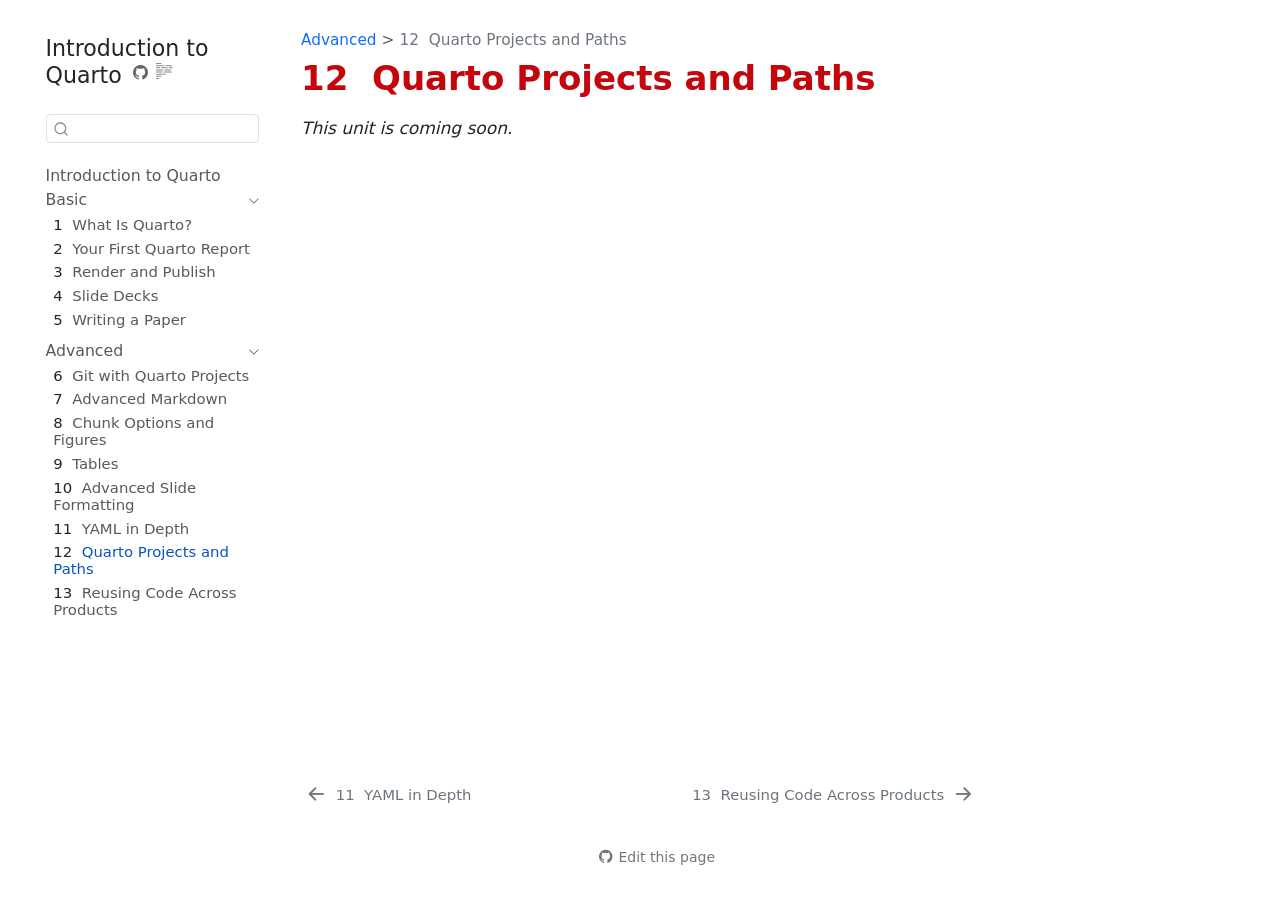
<file: projects_paths.html>
<!DOCTYPE html>
<html xmlns="http://www.w3.org/1999/xhtml" lang="en" xml:lang="en"><head>

<meta charset="utf-8">
<meta name="generator" content="quarto-1.11.9">

<meta name="viewport" content="width=device-width, initial-scale=1.0, user-scalable=yes">


<title>12&nbsp; Quarto Projects and Paths – Introduction to Quarto</title>
<style>
/* Default styles provided by pandoc.
** See https://pandoc.org/MANUAL.html#variables-for-html for config info.
*/
span.smallcaps{font-variant: small-caps;}
div.columns{display: flex; gap: 1.5em;}
div.column{flex: auto;}
@media screen {
div.columns{gap: min(4vw, 1.5em);}
div.column{overflow-x: auto;}
}
div.hanging-indent{margin-left: 1.5em; text-indent: -1.5em;}
ul.task-list{list-style: none;}
ul.task-list li input[type="checkbox"] {
  width: 0.8em;
  margin: 0 0.8em 0.2em -1em; /* quarto-specific, see https://github.com/quarto-dev/quarto-cli/issues/4556 */ 
  vertical-align: middle;
}
</style>


<script src="site_libs/quarto-nav/quarto-nav.js"></script>
<script src="site_libs/quarto-nav/headroom.min.js"></script>
<script src="site_libs/clipboard/clipboard.min.js"></script>
<script src="site_libs/quarto-search/autocomplete.umd.js"></script>
<script src="site_libs/quarto-search/fuse.min.js"></script>
<script src="site_libs/quarto-search/quarto-search.js"></script>
<meta name="quarto:offset" content="./">
<link href="./reuse_code.html" rel="next">
<link href="./yaml.html" rel="prev">
<script src="site_libs/quarto-html/quarto.js" type="module"></script>
<script src="site_libs/quarto-html/tabsets/tabsets.js" type="module"></script>
<script src="site_libs/quarto-html/scrollable-regions/scrollable-regions.js" type="module"></script>
<script src="site_libs/quarto-html/popper.min.js"></script>
<script src="site_libs/quarto-html/tippy.umd.min.js"></script>
<script src="site_libs/quarto-html/anchor.min.js"></script>
<link href="site_libs/quarto-html/tippy.css" rel="stylesheet">
<link href="site_libs/quarto-html/quarto-syntax-highlighting-63b5708e65d6cd79cd7618c58d0c21e7.css" rel="stylesheet" id="quarto-text-highlighting-styles">
<script src="site_libs/bootstrap/bootstrap.min.js"></script>
<link href="site_libs/bootstrap/bootstrap-icons.css" rel="stylesheet">
<link href="site_libs/bootstrap/bootstrap-1d8401ff0d8d4c39815efe9fd2eba9a8.min.css" rel="stylesheet" append-hash="true" id="quarto-bootstrap" data-mode="light">
<script id="quarto-search-options" type="application/json">{
  "location": "sidebar",
  "copy-button": false,
  "collapse-after": 3,
  "panel-placement": "start",
  "type": "textbox",
  "limit": 50,
  "keyboard-shortcut": [
    "f",
    "/",
    "s"
  ],
  "show-item-context": false,
  "language": {
    "search-no-results-text": "No results",
    "search-matching-documents-text": "matching documents",
    "search-copy-link-title": "Copy link to search",
    "search-hide-matches-text": "Hide additional matches",
    "search-more-match-text": "more match in this document",
    "search-more-matches-text": "more matches in this document",
    "search-clear-button-title": "Clear",
    "search-text-placeholder": "",
    "search-detached-cancel-button-title": "Cancel",
    "search-submit-button-title": "Submit",
    "search-label": "Search"
  }
}</script>


<link rel="stylesheet" href="book.css">
<link rel="stylesheet" href="utilities.css">
</head>

<body class="nav-sidebar floating quarto-light"><a id="quarto-skip-link" class="visually-hidden-focusable" href="#quarto-document-content">Skip to main content</a>

<div id="quarto-search-results"></div>
  <header id="quarto-header" class="headroom fixed-top">
  <nav class="quarto-secondary-nav" aria-label="Toolbar">
    <div class="container-fluid d-flex">
      <button type="button" class="quarto-btn-toggle btn" data-bs-toggle="collapse" role="button" data-bs-target=".quarto-sidebar-collapse-item" aria-controls="quarto-sidebar" aria-expanded="false" aria-label="Toggle sidebar navigation" onclick="if (window.quartoToggleHeadroom) { window.quartoToggleHeadroom(); }">
        <i class="bi bi-layout-text-sidebar-reverse"></i>
      </button>
        <nav class="quarto-page-breadcrumbs" aria-label="Breadcrumbs"><ol class="breadcrumb"><li class="breadcrumb-item"><a href="./git_quarto.html">Advanced</a></li><li class="breadcrumb-item"><a href="./projects_paths.html"><span class="chapter-number">12</span>&nbsp; <span class="chapter-title">Quarto Projects and Paths</span></a></li></ol></nav>
        <a class="flex-grow-1" data-bs-toggle="collapse" data-bs-target=".quarto-sidebar-collapse-item" onclick="if (window.quartoToggleHeadroom) { window.quartoToggleHeadroom(); }">      
        </a>
      <button type="button" class="btn quarto-search-button" aria-label="Search" onclick="window.quartoOpenSearch();">
        <i class="bi bi-search"></i>
      </button>
    </div>
  </nav>
</header>
<!-- content -->
<div id="quarto-content" class="quarto-container page-columns page-rows-contents page-layout-article">
<!-- sidebar -->
  <nav id="quarto-sidebar" class="sidebar collapse collapse-horizontal quarto-sidebar-collapse-item sidebar-navigation floating overflow-auto" aria-label="Site">
    <div class="pt-lg-2 mt-2 text-left sidebar-header">
    <div class="sidebar-title mb-0 py-0">
      <a href="./">Introduction to Quarto</a> 
        <div class="sidebar-tools-main">
    <a href="https://github.com/jjcurtin/book_quarto" title="Source Code" class="quarto-navigation-tool px-1" aria-label="Source Code"><i class="bi bi-github"></i></a>
  <a href="" class="quarto-reader-toggle quarto-navigation-tool px-1" onclick="window.quartoToggleReader(); return false;" title="Toggle reader mode">
  <div class="quarto-reader-toggle-btn">
  <i class="bi"></i>
  </div>
</a>
</div>
    </div>
      </div>
        <div class="mt-2 flex-shrink-0 align-items-center">
        <div class="sidebar-search">
        <div id="quarto-search" class="" title="Search"></div>
        </div>
        </div>
    <div class="sidebar-menu-container"> 
    <ul class="list-unstyled mt-1">
        <li class="sidebar-item">
  <div class="sidebar-item-container"> 
  <a href="./index.html" class="sidebar-item-text sidebar-link">
 <span class="menu-text">Introduction to Quarto</span></a>
  </div>
</li>
        <li class="sidebar-item sidebar-item-section">
      <div class="sidebar-item-container"> 
            <button type="button" class="sidebar-item-text sidebar-item-toggle sidebar-link text-start" data-bs-toggle="collapse" data-bs-target="#quarto-sidebar-section-1" aria-controls="quarto-sidebar-section-1" aria-expanded="true">
 <span class="menu-text" id="quarto-sidebar-section-1-label">Basic</span><i class="bi bi-chevron-right" aria-hidden="true"></i></button>
      </div>
      <ul id="quarto-sidebar-section-1" aria-labelledby="quarto-sidebar-section-1-label" class="collapse list-unstyled sidebar-section depth1 show">  
          <li class="sidebar-item">
  <div class="sidebar-item-container"> 
  <a href="./01_intro.html" class="sidebar-item-text sidebar-link">
 <span class="menu-text"><span class="chapter-number">1</span>&nbsp; <span class="chapter-title">What Is Quarto?</span></span></a>
  </div>
</li>
          <li class="sidebar-item">
  <div class="sidebar-item-container"> 
  <a href="./02_report.html" class="sidebar-item-text sidebar-link">
 <span class="menu-text"><span class="chapter-number">2</span>&nbsp; <span class="chapter-title">Your First Quarto Report</span></span></a>
  </div>
</li>
          <li class="sidebar-item">
  <div class="sidebar-item-container"> 
  <a href="./03_publish.html" class="sidebar-item-text sidebar-link">
 <span class="menu-text"><span class="chapter-number">3</span>&nbsp; <span class="chapter-title">Render and Publish</span></span></a>
  </div>
</li>
          <li class="sidebar-item">
  <div class="sidebar-item-container"> 
  <a href="./04_slides.html" class="sidebar-item-text sidebar-link">
 <span class="menu-text"><span class="chapter-number">4</span>&nbsp; <span class="chapter-title">Slide Decks</span></span></a>
  </div>
</li>
          <li class="sidebar-item">
  <div class="sidebar-item-container"> 
  <a href="./05_paper.html" class="sidebar-item-text sidebar-link">
 <span class="menu-text"><span class="chapter-number">5</span>&nbsp; <span class="chapter-title">Writing a Paper</span></span></a>
  </div>
</li>
      </ul>
  </li>
        <li class="sidebar-item sidebar-item-section">
      <div class="sidebar-item-container"> 
            <button type="button" class="sidebar-item-text sidebar-item-toggle sidebar-link text-start" data-bs-toggle="collapse" data-bs-target="#quarto-sidebar-section-2" aria-controls="quarto-sidebar-section-2" aria-expanded="true">
 <span class="menu-text" id="quarto-sidebar-section-2-label">Advanced</span><i class="bi bi-chevron-right" aria-hidden="true"></i></button>
      </div>
      <ul id="quarto-sidebar-section-2" aria-labelledby="quarto-sidebar-section-2-label" class="collapse list-unstyled sidebar-section depth1 show">  
          <li class="sidebar-item">
  <div class="sidebar-item-container"> 
  <a href="./git_quarto.html" class="sidebar-item-text sidebar-link">
 <span class="menu-text"><span class="chapter-number">6</span>&nbsp; <span class="chapter-title">Git with Quarto Projects</span></span></a>
  </div>
</li>
          <li class="sidebar-item">
  <div class="sidebar-item-container"> 
  <a href="./markdown.html" class="sidebar-item-text sidebar-link">
 <span class="menu-text"><span class="chapter-number">7</span>&nbsp; <span class="chapter-title">Advanced Markdown</span></span></a>
  </div>
</li>
          <li class="sidebar-item">
  <div class="sidebar-item-container"> 
  <a href="./chunk_options.html" class="sidebar-item-text sidebar-link">
 <span class="menu-text"><span class="chapter-number">8</span>&nbsp; <span class="chapter-title">Chunk Options and Figures</span></span></a>
  </div>
</li>
          <li class="sidebar-item">
  <div class="sidebar-item-container"> 
  <a href="./tables.html" class="sidebar-item-text sidebar-link">
 <span class="menu-text"><span class="chapter-number">9</span>&nbsp; <span class="chapter-title">Tables</span></span></a>
  </div>
</li>
          <li class="sidebar-item">
  <div class="sidebar-item-container"> 
  <a href="./slide_formatting.html" class="sidebar-item-text sidebar-link">
 <span class="menu-text"><span class="chapter-number">10</span>&nbsp; <span class="chapter-title">Advanced Slide Formatting</span></span></a>
  </div>
</li>
          <li class="sidebar-item">
  <div class="sidebar-item-container"> 
  <a href="./yaml.html" class="sidebar-item-text sidebar-link">
 <span class="menu-text"><span class="chapter-number">11</span>&nbsp; <span class="chapter-title">YAML in Depth</span></span></a>
  </div>
</li>
          <li class="sidebar-item">
  <div class="sidebar-item-container"> 
  <a href="./projects_paths.html" class="sidebar-item-text sidebar-link active">
 <span class="menu-text"><span class="chapter-number">12</span>&nbsp; <span class="chapter-title">Quarto Projects and Paths</span></span></a>
  </div>
</li>
          <li class="sidebar-item">
  <div class="sidebar-item-container"> 
  <a href="./reuse_code.html" class="sidebar-item-text sidebar-link">
 <span class="menu-text"><span class="chapter-number">13</span>&nbsp; <span class="chapter-title">Reusing Code Across Products</span></span></a>
  </div>
</li>
      </ul>
  </li>
    </ul>
    </div>
</nav>
<div id="quarto-sidebar-glass" class="quarto-sidebar-collapse-item" data-bs-toggle="collapse" data-bs-target=".quarto-sidebar-collapse-item"></div>
<!-- margin-sidebar -->
    <div id="quarto-margin-sidebar" class="sidebar margin-sidebar zindex-bottom">
        
    </div>
<!-- main -->
<main class="content" id="quarto-document-content" tabindex="-1">

<header id="title-block-header" class="quarto-title-block default"><nav class="quarto-page-breadcrumbs quarto-title-breadcrumbs d-none d-lg-block" aria-label="Breadcrumbs"><ol class="breadcrumb"><li class="breadcrumb-item"><a href="./git_quarto.html">Advanced</a></li><li class="breadcrumb-item"><a href="./projects_paths.html"><span class="chapter-number">12</span>&nbsp; <span class="chapter-title">Quarto Projects and Paths</span></a></li></ol></nav>
<div class="quarto-title">
<h1 class="title"><span id="sec-projects_paths" class="quarto-section-identifier"><span class="chapter-number">12</span>&nbsp; <span class="chapter-title">Quarto Projects and Paths</span></span></h1>
</div>



<div class="quarto-title-meta">

    
  
    
  </div>
  


</header>


<!-- Placeholder. Planned content: HANDOFF.md, "Quarto Projects and Paths" outline row. End with the standard "Commit your changes" callout-tip (copy from markdown.qmd; adjust the files and commit message) -->
<p><em>This unit is coming soon.</em></p>



</main> <!-- /main -->
<script id="quarto-html-after-body" type="application/javascript">
  window.document.addEventListener("DOMContentLoaded", function (event) {
    const icon = "";
    const anchorJS = new window.AnchorJS();
    anchorJS.options = {
      placement: 'right',
      icon: icon
    };
    anchorJS.add('.anchored');
    const isCodeAnnotation = (el) => {
      for (const clz of el.classList) {
        if (clz.startsWith('code-annotation-')) {                     
          return true;
        }
      }
      return false;
    }
    const onCopySuccess = function(e) {
      // button target
      const button = e.trigger;
      // don't keep focus
      button.blur();
      // flash "checked"
      button.classList.add('code-copy-button-checked');
      var currentTitle = button.getAttribute("title");
      button.setAttribute("title", "Copied!");
      let tooltip;
      if (window.bootstrap) {
        button.setAttribute("data-bs-toggle", "tooltip");
        button.setAttribute("data-bs-placement", "left");
        button.setAttribute("data-bs-title", "Copied!");
        tooltip = new bootstrap.Tooltip(button, 
          { trigger: "manual", 
            customClass: "code-copy-button-tooltip",
            offset: [0, -8]});
        tooltip.show();    
      }
      setTimeout(function() {
        if (tooltip) {
          tooltip.hide();
          button.removeAttribute("data-bs-title");
          button.removeAttribute("data-bs-toggle");
          button.removeAttribute("data-bs-placement");
        }
        button.setAttribute("title", currentTitle);
        button.classList.remove('code-copy-button-checked');
      }, 1000);
      // clear code selection
      e.clearSelection();
    }
    const getTextToCopy = function(trigger) {
      const outerScaffold = trigger.parentElement.cloneNode(true);
      const codeEl = outerScaffold.querySelector('code');
      for (const childEl of codeEl.children) {
        if (isCodeAnnotation(childEl)) {
          childEl.remove();
        }
      }
      return codeEl.innerText;
    }
    const clipboard = new window.ClipboardJS('.code-copy-button:not([data-in-quarto-modal])', {
      text: getTextToCopy
    });
    clipboard.on('success', onCopySuccess);
    if (window.document.getElementById('quarto-embedded-source-code-modal')) {
      const clipboardModal = new window.ClipboardJS('.code-copy-button[data-in-quarto-modal]', {
        text: getTextToCopy,
        container: window.document.getElementById('quarto-embedded-source-code-modal')
      });
      clipboardModal.on('success', onCopySuccess);
    }
      var localhostRegex = new RegExp(/^(?:http|https):\/\/localhost\:?[0-9]*\//);
      var mailtoRegex = new RegExp(/^mailto:/);
        var filterRegex = new RegExp("https:\/\/jjcurtin\.github\.io\/book_quarto\/");
      var isInternal = (href) => {
          return filterRegex.test(href) || localhostRegex.test(href) || mailtoRegex.test(href);
      }
      // Inspect non-navigation links and adorn them if external
      window.quartoDecorateExternalLinks = function (root) {
     var links = (root || window.document).querySelectorAll('a[href]:not(.nav-link):not(.navbar-brand):not(.toc-action):not(.sidebar-link):not(.sidebar-item-toggle):not(.pagination-link):not(.no-external):not([aria-hidden]):not(.dropdown-item):not(.quarto-navigation-tool):not(.about-link)');
      for (var i=0; i<links.length; i++) {
        const link = links[i];
        if (!isInternal(link.href)) {
          // undo the damage that might have been done by quarto-nav.js in the case of
          // links that we want to consider external
          if (link.dataset.originalHref !== undefined) {
            link.href = link.dataset.originalHref;
          }
          if (!link.classList.contains('no-external-icon')) {
          }
        }
      }
      };
      window.quartoDecorateExternalLinks(window.document);
    // Esc closes the popup (WCAG 1.4.13) and focus leaving both trigger and
    // popup closes it (WCAG 2.4.11); tippy handles neither for interactive popups.
    const hideOnEscAndFocusOut = {
      name: 'hideOnEscAndFocusOut',
      defaultValue: true,
      fn(instance) {
        const dismiss = () => {
          // A show scheduled by the trigger delay would otherwise reopen it
          instance.clearDelayTimeouts();
          instance.hide();
        };
        const onKeyDown = (event) => {
          if (event.key !== 'Escape') {
            return;
          }
          // Keep Esc from also reaching page handlers (e.g. reveal.js overview),
          // except an open reveal.js slide menu, which Esc should close too.
          // The menu handles keys only when its keyboard option is on.
          const menuHandlesEsc = window.Reveal?.getPlugin?.('menu')?.isOpen() &&
            window.Reveal.getConfig().menu?.keyboard !== false;
          if (!menuHandlesEsc) {
            event.stopPropagation();
          }
          if (instance.popper.contains(window.document.activeElement)) {
            // Disabled while refocusing so the focus trigger does not reopen it
            instance.disable();
            instance.reference.focus();
            instance.enable();
          }
          dismiss();
        };
        const onFocusOut = (event) => {
          const target = event.relatedTarget;
          if (target && !instance.reference.contains(target) &&
              !instance.popper.contains(target)) {
            dismiss();
          }
        };
        // On the trigger too: a click trigger (code-annotations: select) has no
        // blur handling. Attached for the instance's lifetime so leaving the
        // trigger also cancels a show still pending on the trigger delay.
        instance.reference.addEventListener('focusout', onFocusOut);
        return {
          onShow() {
            window.document.addEventListener('keydown', onKeyDown, true);
            instance.popper.addEventListener('focusout', onFocusOut);
          },
          onHide() {
            window.document.removeEventListener('keydown', onKeyDown, true);
            instance.popper.removeEventListener('focusout', onFocusOut);
          },
          onDestroy() {
            instance.reference.removeEventListener('focusout', onFocusOut);
          },
        };
      },
    };
    function tippyHover(el, contentFn, onTriggerFn, onUntriggerFn) {
      const config = {
        allowHTML: true,
        maxWidth: 500,
        delay: 100,
        arrow: false,
        appendTo: function(el) {
            return el.parentElement;
        },
        interactive: true,
        interactiveBorder: 10,
        theme: 'quarto',
        placement: 'bottom-start',
        plugins: [hideOnEscAndFocusOut],
      };
      if (contentFn) {
        config.content = contentFn;
      }
      if (onTriggerFn) {
        config.onTrigger = onTriggerFn;
      }
      if (onUntriggerFn) {
        config.onUntrigger = onUntriggerFn;
      }
      window.tippy(el, config); 
    }
    const noterefs = window.document.querySelectorAll('a[role="doc-noteref"]');
    for (var i=0; i<noterefs.length; i++) {
      const ref = noterefs[i];
      tippyHover(ref, function() {
        // use id or data attribute instead here
        let href = ref.getAttribute('data-footnote-href') || ref.getAttribute('href');
        try { href = new URL(href).hash; } catch {}
        const id = href.replace(/^#\/?/, "");
        const note = window.document.getElementById(id);
        if (note) {
          return note.innerHTML;
        } else {
          return "";
        }
      });
    }
    const xrefs = window.document.querySelectorAll('a.quarto-xref');
    const processXRef = (id, note) => {
      // Strip column container classes
      const stripColumnClz = (el) => {
        el.classList.remove("page-full", "page-columns");
        if (el.children) {
          for (const child of el.children) {
            stripColumnClz(child);
          }
        }
      }
      stripColumnClz(note)
      if (id === null || id.startsWith('sec-')) {
        // Special case sections, only their first couple elements
        const container = document.createElement("div");
        if (note.children && note.children.length > 2) {
          container.appendChild(note.children[0].cloneNode(true));
          for (let i = 1; i < note.children.length; i++) {
            const child = note.children[i];
            if (child.tagName === "P" && child.innerText === "") {
              continue;
            } else {
              container.appendChild(child.cloneNode(true));
              break;
            }
          }
          if (window.Quarto?.typesetMath) {
            window.Quarto.typesetMath(container);
          }
          return container.innerHTML
        } else {
          if (window.Quarto?.typesetMath) {
            window.Quarto.typesetMath(note);
          }
          return note.innerHTML;
        }
      } else {
        // Remove any anchor links if they are present
        const anchorLink = note.querySelector('a.anchorjs-link');
        if (anchorLink) {
          anchorLink.remove();
        }
        if (window.Quarto?.typesetMath) {
          window.Quarto.typesetMath(note);
        }
        if (note.classList.contains("callout")) {
          return note.outerHTML;
        } else {
          return note.innerHTML;
        }
      }
    }
    for (var i=0; i<xrefs.length; i++) {
      const xref = xrefs[i];
      tippyHover(xref, undefined, function(instance) {
        instance.disable();
        let url = xref.getAttribute('href');
        let hash = undefined; 
        if (url.startsWith('#')) {
          hash = url;
        } else {
          try { hash = new URL(url).hash; } catch {}
        }
        if (hash) {
          const id = hash.replace(/^#\/?/, "");
          const note = window.document.getElementById(id);
          if (note !== null) {
            try {
              const html = processXRef(id, note.cloneNode(true));
              instance.setContent(html);
            } finally {
              instance.enable();
              instance.show();
            }
          } else {
            // See if we can fetch this
            fetch(url.split('#')[0])
            .then(res => res.text())
            .then(html => {
              const parser = new DOMParser();
              const htmlDoc = parser.parseFromString(html, "text/html");
              const note = htmlDoc.getElementById(id);
              if (note !== null) {
                const html = processXRef(id, note);
                instance.setContent(html);
              } 
            }).finally(() => {
              instance.enable();
              instance.show();
            });
          }
        } else {
          // See if we can fetch a full url (with no hash to target)
          // This is a special case and we should probably do some content thinning / targeting
          fetch(url)
          .then(res => res.text())
          .then(html => {
            const parser = new DOMParser();
            const htmlDoc = parser.parseFromString(html, "text/html");
            const note = htmlDoc.querySelector('main.content');
            if (note !== null) {
              // This should only happen for chapter cross references
              // (since there is no id in the URL)
              // remove the first header
              if (note.children.length > 0 && note.children[0].tagName === "HEADER") {
                note.children[0].remove();
              }
              const html = processXRef(null, note);
              instance.setContent(html);
            } 
          }).finally(() => {
            instance.enable();
            instance.show();
          });
        }
      }, function(instance) {
      });
    }
        let selectedAnnoteEl;
        const selectorForAnnotation = ( cell, annotation) => {
          let cellAttr = 'data-code-cell="' + cell + '"';
          let lineAttr = 'data-code-annotation="' +  annotation + '"';
          const selector = 'span[' + cellAttr + '][' + lineAttr + ']';
          return selector;
        }
        const selectCodeLines = (annoteEl) => {
          const doc = window.document;
          const targetCell = annoteEl.getAttribute("data-target-cell");
          const targetAnnotation = annoteEl.getAttribute("data-target-annotation");
          const annoteSpan = window.document.querySelector(selectorForAnnotation(targetCell, targetAnnotation));
          const lines = annoteSpan.getAttribute("data-code-lines").split(",");
          const lineIds = lines.map((line) => {
            return targetCell + "-" + line;
          })
          // Each band is positioned against its own containing block, which is
          // not the offsetParent of the lines, so place it from client rects.
          const placeBand = (band, firstEl, lastEl, codeBlock) => {
            const container = band.offsetParent;
            if (container === null) {
              return;
            }
            const containerRect = container.getBoundingClientRect();
            // Reveal.js scales slides with a transform, so convert client
            // pixels back to the CSS pixels of the container.
            const scale = containerRect.height / container.offsetHeight || 1;
            const firstRect = firstEl.getBoundingClientRect();
            const lastRect = lastEl.getBoundingClientRect();
            const top = (firstRect.top - containerRect.top) / scale - container.clientTop + container.scrollTop;
            const height = (lastRect.bottom - firstRect.top) / scale;
            band.style.top = top - 2 + "px";
            band.style.height = height + 4 + "px";
            if (codeBlock) {
              // Without the copy button wrapper, the containing block is wider
              // than the code block, so span the code block explicitly.
              const blockRect = codeBlock.getBoundingClientRect();
              band.style.left = (blockRect.left - containerRect.left) / scale - container.clientLeft + container.scrollLeft + "px";
              band.style.width = blockRect.width / scale + "px";
            }
          };
          if (lineIds.length > 0) {
            const el = window.document.getElementById(lineIds[0]);
            const lastEl = window.document.getElementById(lineIds[lineIds.length - 1]);
            const parent = el.parentElement.parentElement;
            // cook up a div (if necessary) and position it
            let div = window.document.getElementById("code-annotation-line-highlight");
            if (div === null) {
              div = window.document.createElement("div");
              div.setAttribute("id", "code-annotation-line-highlight");
              div.style.position = 'absolute';
              parent.appendChild(div);
            }
            placeBand(div, el, lastEl, parent.closest("div.sourceCode") || parent);
            let gutterDiv = window.document.getElementById("code-annotation-line-highlight-gutter");
            if (gutterDiv === null) {
              gutterDiv = window.document.createElement("div");
              gutterDiv.setAttribute("id", "code-annotation-line-highlight-gutter");
              gutterDiv.style.position = 'absolute';
              const codeCell = window.document.getElementById(targetCell);
              const gutter = codeCell.querySelector('.code-annotation-gutter');
              gutter.appendChild(gutterDiv);
            }
            placeBand(gutterDiv, el, lastEl);
            selectedAnnoteEl = annoteEl;
          }
        };
        const unselectCodeLines = () => {
          const elementsIds = ["code-annotation-line-highlight", "code-annotation-line-highlight-gutter"];
          elementsIds.forEach((elId) => {
            const div = window.document.getElementById(elId);
            if (div) {
              div.remove();
            }
          });
          selectedAnnoteEl = undefined;
        };
          // Handle positioning of the toggle
      window.addEventListener(
        "resize",
        throttle(() => {
          elRect = undefined;
          if (selectedAnnoteEl) {
            selectCodeLines(selectedAnnoteEl);
          }
        }, 10)
      );
      function throttle(fn, ms) {
      let throttle = false;
      let timer;
        return (...args) => {
          if(!throttle) { // first call gets through
              fn.apply(this, args);
              throttle = true;
          } else { // all the others get throttled
              if(timer) clearTimeout(timer); // cancel #2
              timer = setTimeout(() => {
                fn.apply(this, args);
                timer = throttle = false;
              }, ms);
          }
        };
      }
        // Attach click handler to the DT
        const annoteDls = window.document.querySelectorAll('dt[data-target-cell]');
        for (const annoteDlNode of annoteDls) {
          annoteDlNode.addEventListener('click', (event) => {
            const clickedEl = event.target;
            if (clickedEl !== selectedAnnoteEl) {
              unselectCodeLines();
              const activeEl = window.document.querySelector('dt[data-target-cell].code-annotation-active');
              if (activeEl) {
                activeEl.classList.remove('code-annotation-active');
              }
              selectCodeLines(clickedEl);
              clickedEl.classList.add('code-annotation-active');
            } else {
              // Unselect the line
              unselectCodeLines();
              clickedEl.classList.remove('code-annotation-active');
            }
          });
        }
    const findCites = (el) => {
      const parentEl = el.parentElement;
      if (parentEl) {
        const cites = parentEl.dataset.cites;
        if (cites) {
          return {
            el,
            cites: cites.split(' ')
          };
        } else {
          return findCites(el.parentElement)
        }
      } else {
        return undefined;
      }
    };
    var bibliorefs = window.document.querySelectorAll('a[role="doc-biblioref"]');
    for (var i=0; i<bibliorefs.length; i++) {
      const ref = bibliorefs[i];
      const citeInfo = findCites(ref);
      if (citeInfo) {
        tippyHover(citeInfo.el, function() {
          var popup = window.document.createElement('div');
          citeInfo.cites.forEach(function(cite) {
            var citeDiv = window.document.createElement('div');
            citeDiv.classList.add('hanging-indent');
            citeDiv.classList.add('csl-entry');
            var biblioDiv = window.document.getElementById('ref-' + cite);
            if (biblioDiv) {
              citeDiv.innerHTML = biblioDiv.innerHTML;
            }
            popup.appendChild(citeDiv);
          });
          return popup.innerHTML;
        });
      }
    }
  });
  </script>
  <script type="application/javascript">
  window.quartoScrollableRegionsLabels = {"code":"Scrollable code","output":"Scrollable output"};
  </script>
<nav class="page-navigation" aria-label="Page">
  <div class="nav-page nav-page-previous">
      <a href="./yaml.html" class="pagination-link" aria-label="YAML in Depth">
        <i class="bi bi-arrow-left-short"></i> <span class="nav-page-text"><span class="chapter-number">11</span>&nbsp; <span class="chapter-title">YAML in Depth</span></span>
      </a>          
  </div>
  <div class="nav-page nav-page-next">
      <a href="./reuse_code.html" class="pagination-link" aria-label="Reusing Code Across Products">
        <span class="nav-page-text"><span class="chapter-number">13</span>&nbsp; <span class="chapter-title">Reusing Code Across Products</span></span> <i class="bi bi-arrow-right-short"></i>
      </a>
  </div>
</nav>
</div> <!-- /content -->




<footer class="footer"><div class="nav-footer"><div class="nav-footer-center"><div class="toc-actions"><ul><li><a href="https://github.com/jjcurtin/book_quarto/edit/main/projects_paths.qmd" class="toc-action"><i class="bi bi-github"></i>Edit this page</a></li></ul></div></div></div></footer></body></html>
</file>
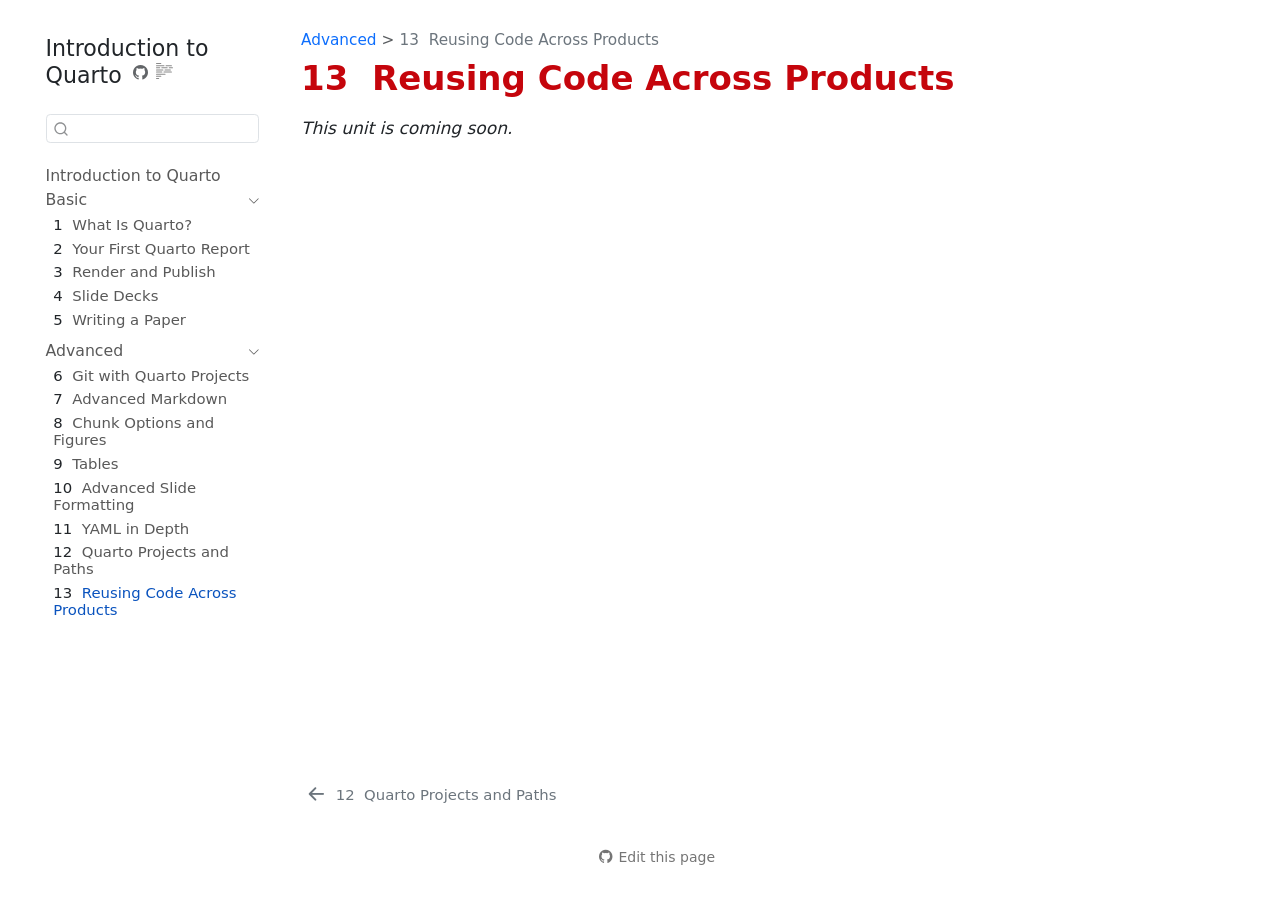
<file: reuse_code.html>
<!DOCTYPE html>
<html xmlns="http://www.w3.org/1999/xhtml" lang="en" xml:lang="en"><head>

<meta charset="utf-8">
<meta name="generator" content="quarto-1.11.9">

<meta name="viewport" content="width=device-width, initial-scale=1.0, user-scalable=yes">


<title>13&nbsp; Reusing Code Across Products – Introduction to Quarto</title>
<style>
/* Default styles provided by pandoc.
** See https://pandoc.org/MANUAL.html#variables-for-html for config info.
*/
span.smallcaps{font-variant: small-caps;}
div.columns{display: flex; gap: 1.5em;}
div.column{flex: auto;}
@media screen {
div.columns{gap: min(4vw, 1.5em);}
div.column{overflow-x: auto;}
}
div.hanging-indent{margin-left: 1.5em; text-indent: -1.5em;}
ul.task-list{list-style: none;}
ul.task-list li input[type="checkbox"] {
  width: 0.8em;
  margin: 0 0.8em 0.2em -1em; /* quarto-specific, see https://github.com/quarto-dev/quarto-cli/issues/4556 */ 
  vertical-align: middle;
}
</style>


<script src="site_libs/quarto-nav/quarto-nav.js"></script>
<script src="site_libs/quarto-nav/headroom.min.js"></script>
<script src="site_libs/clipboard/clipboard.min.js"></script>
<script src="site_libs/quarto-search/autocomplete.umd.js"></script>
<script src="site_libs/quarto-search/fuse.min.js"></script>
<script src="site_libs/quarto-search/quarto-search.js"></script>
<meta name="quarto:offset" content="./">
<link href="./projects_paths.html" rel="prev">
<script src="site_libs/quarto-html/quarto.js" type="module"></script>
<script src="site_libs/quarto-html/tabsets/tabsets.js" type="module"></script>
<script src="site_libs/quarto-html/scrollable-regions/scrollable-regions.js" type="module"></script>
<script src="site_libs/quarto-html/popper.min.js"></script>
<script src="site_libs/quarto-html/tippy.umd.min.js"></script>
<script src="site_libs/quarto-html/anchor.min.js"></script>
<link href="site_libs/quarto-html/tippy.css" rel="stylesheet">
<link href="site_libs/quarto-html/quarto-syntax-highlighting-63b5708e65d6cd79cd7618c58d0c21e7.css" rel="stylesheet" id="quarto-text-highlighting-styles">
<script src="site_libs/bootstrap/bootstrap.min.js"></script>
<link href="site_libs/bootstrap/bootstrap-icons.css" rel="stylesheet">
<link href="site_libs/bootstrap/bootstrap-1d8401ff0d8d4c39815efe9fd2eba9a8.min.css" rel="stylesheet" append-hash="true" id="quarto-bootstrap" data-mode="light">
<script id="quarto-search-options" type="application/json">{
  "location": "sidebar",
  "copy-button": false,
  "collapse-after": 3,
  "panel-placement": "start",
  "type": "textbox",
  "limit": 50,
  "keyboard-shortcut": [
    "f",
    "/",
    "s"
  ],
  "show-item-context": false,
  "language": {
    "search-no-results-text": "No results",
    "search-matching-documents-text": "matching documents",
    "search-copy-link-title": "Copy link to search",
    "search-hide-matches-text": "Hide additional matches",
    "search-more-match-text": "more match in this document",
    "search-more-matches-text": "more matches in this document",
    "search-clear-button-title": "Clear",
    "search-text-placeholder": "",
    "search-detached-cancel-button-title": "Cancel",
    "search-submit-button-title": "Submit",
    "search-label": "Search"
  }
}</script>


<link rel="stylesheet" href="book.css">
<link rel="stylesheet" href="utilities.css">
</head>

<body class="nav-sidebar floating quarto-light"><a id="quarto-skip-link" class="visually-hidden-focusable" href="#quarto-document-content">Skip to main content</a>

<div id="quarto-search-results"></div>
  <header id="quarto-header" class="headroom fixed-top">
  <nav class="quarto-secondary-nav" aria-label="Toolbar">
    <div class="container-fluid d-flex">
      <button type="button" class="quarto-btn-toggle btn" data-bs-toggle="collapse" role="button" data-bs-target=".quarto-sidebar-collapse-item" aria-controls="quarto-sidebar" aria-expanded="false" aria-label="Toggle sidebar navigation" onclick="if (window.quartoToggleHeadroom) { window.quartoToggleHeadroom(); }">
        <i class="bi bi-layout-text-sidebar-reverse"></i>
      </button>
        <nav class="quarto-page-breadcrumbs" aria-label="Breadcrumbs"><ol class="breadcrumb"><li class="breadcrumb-item"><a href="./git_quarto.html">Advanced</a></li><li class="breadcrumb-item"><a href="./reuse_code.html"><span class="chapter-number">13</span>&nbsp; <span class="chapter-title">Reusing Code Across Products</span></a></li></ol></nav>
        <a class="flex-grow-1" data-bs-toggle="collapse" data-bs-target=".quarto-sidebar-collapse-item" onclick="if (window.quartoToggleHeadroom) { window.quartoToggleHeadroom(); }">      
        </a>
      <button type="button" class="btn quarto-search-button" aria-label="Search" onclick="window.quartoOpenSearch();">
        <i class="bi bi-search"></i>
      </button>
    </div>
  </nav>
</header>
<!-- content -->
<div id="quarto-content" class="quarto-container page-columns page-rows-contents page-layout-article">
<!-- sidebar -->
  <nav id="quarto-sidebar" class="sidebar collapse collapse-horizontal quarto-sidebar-collapse-item sidebar-navigation floating overflow-auto" aria-label="Site">
    <div class="pt-lg-2 mt-2 text-left sidebar-header">
    <div class="sidebar-title mb-0 py-0">
      <a href="./">Introduction to Quarto</a> 
        <div class="sidebar-tools-main">
    <a href="https://github.com/jjcurtin/book_quarto" title="Source Code" class="quarto-navigation-tool px-1" aria-label="Source Code"><i class="bi bi-github"></i></a>
  <a href="" class="quarto-reader-toggle quarto-navigation-tool px-1" onclick="window.quartoToggleReader(); return false;" title="Toggle reader mode">
  <div class="quarto-reader-toggle-btn">
  <i class="bi"></i>
  </div>
</a>
</div>
    </div>
      </div>
        <div class="mt-2 flex-shrink-0 align-items-center">
        <div class="sidebar-search">
        <div id="quarto-search" class="" title="Search"></div>
        </div>
        </div>
    <div class="sidebar-menu-container"> 
    <ul class="list-unstyled mt-1">
        <li class="sidebar-item">
  <div class="sidebar-item-container"> 
  <a href="./index.html" class="sidebar-item-text sidebar-link">
 <span class="menu-text">Introduction to Quarto</span></a>
  </div>
</li>
        <li class="sidebar-item sidebar-item-section">
      <div class="sidebar-item-container"> 
            <button type="button" class="sidebar-item-text sidebar-item-toggle sidebar-link text-start" data-bs-toggle="collapse" data-bs-target="#quarto-sidebar-section-1" aria-controls="quarto-sidebar-section-1" aria-expanded="true">
 <span class="menu-text" id="quarto-sidebar-section-1-label">Basic</span><i class="bi bi-chevron-right" aria-hidden="true"></i></button>
      </div>
      <ul id="quarto-sidebar-section-1" aria-labelledby="quarto-sidebar-section-1-label" class="collapse list-unstyled sidebar-section depth1 show">  
          <li class="sidebar-item">
  <div class="sidebar-item-container"> 
  <a href="./01_intro.html" class="sidebar-item-text sidebar-link">
 <span class="menu-text"><span class="chapter-number">1</span>&nbsp; <span class="chapter-title">What Is Quarto?</span></span></a>
  </div>
</li>
          <li class="sidebar-item">
  <div class="sidebar-item-container"> 
  <a href="./02_report.html" class="sidebar-item-text sidebar-link">
 <span class="menu-text"><span class="chapter-number">2</span>&nbsp; <span class="chapter-title">Your First Quarto Report</span></span></a>
  </div>
</li>
          <li class="sidebar-item">
  <div class="sidebar-item-container"> 
  <a href="./03_publish.html" class="sidebar-item-text sidebar-link">
 <span class="menu-text"><span class="chapter-number">3</span>&nbsp; <span class="chapter-title">Render and Publish</span></span></a>
  </div>
</li>
          <li class="sidebar-item">
  <div class="sidebar-item-container"> 
  <a href="./04_slides.html" class="sidebar-item-text sidebar-link">
 <span class="menu-text"><span class="chapter-number">4</span>&nbsp; <span class="chapter-title">Slide Decks</span></span></a>
  </div>
</li>
          <li class="sidebar-item">
  <div class="sidebar-item-container"> 
  <a href="./05_paper.html" class="sidebar-item-text sidebar-link">
 <span class="menu-text"><span class="chapter-number">5</span>&nbsp; <span class="chapter-title">Writing a Paper</span></span></a>
  </div>
</li>
      </ul>
  </li>
        <li class="sidebar-item sidebar-item-section">
      <div class="sidebar-item-container"> 
            <button type="button" class="sidebar-item-text sidebar-item-toggle sidebar-link text-start" data-bs-toggle="collapse" data-bs-target="#quarto-sidebar-section-2" aria-controls="quarto-sidebar-section-2" aria-expanded="true">
 <span class="menu-text" id="quarto-sidebar-section-2-label">Advanced</span><i class="bi bi-chevron-right" aria-hidden="true"></i></button>
      </div>
      <ul id="quarto-sidebar-section-2" aria-labelledby="quarto-sidebar-section-2-label" class="collapse list-unstyled sidebar-section depth1 show">  
          <li class="sidebar-item">
  <div class="sidebar-item-container"> 
  <a href="./git_quarto.html" class="sidebar-item-text sidebar-link">
 <span class="menu-text"><span class="chapter-number">6</span>&nbsp; <span class="chapter-title">Git with Quarto Projects</span></span></a>
  </div>
</li>
          <li class="sidebar-item">
  <div class="sidebar-item-container"> 
  <a href="./markdown.html" class="sidebar-item-text sidebar-link">
 <span class="menu-text"><span class="chapter-number">7</span>&nbsp; <span class="chapter-title">Advanced Markdown</span></span></a>
  </div>
</li>
          <li class="sidebar-item">
  <div class="sidebar-item-container"> 
  <a href="./chunk_options.html" class="sidebar-item-text sidebar-link">
 <span class="menu-text"><span class="chapter-number">8</span>&nbsp; <span class="chapter-title">Chunk Options and Figures</span></span></a>
  </div>
</li>
          <li class="sidebar-item">
  <div class="sidebar-item-container"> 
  <a href="./tables.html" class="sidebar-item-text sidebar-link">
 <span class="menu-text"><span class="chapter-number">9</span>&nbsp; <span class="chapter-title">Tables</span></span></a>
  </div>
</li>
          <li class="sidebar-item">
  <div class="sidebar-item-container"> 
  <a href="./slide_formatting.html" class="sidebar-item-text sidebar-link">
 <span class="menu-text"><span class="chapter-number">10</span>&nbsp; <span class="chapter-title">Advanced Slide Formatting</span></span></a>
  </div>
</li>
          <li class="sidebar-item">
  <div class="sidebar-item-container"> 
  <a href="./yaml.html" class="sidebar-item-text sidebar-link">
 <span class="menu-text"><span class="chapter-number">11</span>&nbsp; <span class="chapter-title">YAML in Depth</span></span></a>
  </div>
</li>
          <li class="sidebar-item">
  <div class="sidebar-item-container"> 
  <a href="./projects_paths.html" class="sidebar-item-text sidebar-link">
 <span class="menu-text"><span class="chapter-number">12</span>&nbsp; <span class="chapter-title">Quarto Projects and Paths</span></span></a>
  </div>
</li>
          <li class="sidebar-item">
  <div class="sidebar-item-container"> 
  <a href="./reuse_code.html" class="sidebar-item-text sidebar-link active">
 <span class="menu-text"><span class="chapter-number">13</span>&nbsp; <span class="chapter-title">Reusing Code Across Products</span></span></a>
  </div>
</li>
      </ul>
  </li>
    </ul>
    </div>
</nav>
<div id="quarto-sidebar-glass" class="quarto-sidebar-collapse-item" data-bs-toggle="collapse" data-bs-target=".quarto-sidebar-collapse-item"></div>
<!-- margin-sidebar -->
    <div id="quarto-margin-sidebar" class="sidebar margin-sidebar zindex-bottom">
        
    </div>
<!-- main -->
<main class="content" id="quarto-document-content" tabindex="-1">

<header id="title-block-header" class="quarto-title-block default"><nav class="quarto-page-breadcrumbs quarto-title-breadcrumbs d-none d-lg-block" aria-label="Breadcrumbs"><ol class="breadcrumb"><li class="breadcrumb-item"><a href="./git_quarto.html">Advanced</a></li><li class="breadcrumb-item"><a href="./reuse_code.html"><span class="chapter-number">13</span>&nbsp; <span class="chapter-title">Reusing Code Across Products</span></a></li></ol></nav>
<div class="quarto-title">
<h1 class="title"><span id="sec-reuse_code" class="quarto-section-identifier"><span class="chapter-number">13</span>&nbsp; <span class="chapter-title">Reusing Code Across Products</span></span></h1>
</div>



<div class="quarto-title-meta">

    
  
    
  </div>
  


</header>


<!-- Placeholder. Planned content: HANDOFF.md, "Reusing Code Across Products" outline row. End with the standard "Commit your changes" callout-tip (copy from markdown.qmd; adjust the files and commit message) -->
<p><em>This unit is coming soon.</em></p>



</main> <!-- /main -->
<script id="quarto-html-after-body" type="application/javascript">
  window.document.addEventListener("DOMContentLoaded", function (event) {
    const icon = "";
    const anchorJS = new window.AnchorJS();
    anchorJS.options = {
      placement: 'right',
      icon: icon
    };
    anchorJS.add('.anchored');
    const isCodeAnnotation = (el) => {
      for (const clz of el.classList) {
        if (clz.startsWith('code-annotation-')) {                     
          return true;
        }
      }
      return false;
    }
    const onCopySuccess = function(e) {
      // button target
      const button = e.trigger;
      // don't keep focus
      button.blur();
      // flash "checked"
      button.classList.add('code-copy-button-checked');
      var currentTitle = button.getAttribute("title");
      button.setAttribute("title", "Copied!");
      let tooltip;
      if (window.bootstrap) {
        button.setAttribute("data-bs-toggle", "tooltip");
        button.setAttribute("data-bs-placement", "left");
        button.setAttribute("data-bs-title", "Copied!");
        tooltip = new bootstrap.Tooltip(button, 
          { trigger: "manual", 
            customClass: "code-copy-button-tooltip",
            offset: [0, -8]});
        tooltip.show();    
      }
      setTimeout(function() {
        if (tooltip) {
          tooltip.hide();
          button.removeAttribute("data-bs-title");
          button.removeAttribute("data-bs-toggle");
          button.removeAttribute("data-bs-placement");
        }
        button.setAttribute("title", currentTitle);
        button.classList.remove('code-copy-button-checked');
      }, 1000);
      // clear code selection
      e.clearSelection();
    }
    const getTextToCopy = function(trigger) {
      const outerScaffold = trigger.parentElement.cloneNode(true);
      const codeEl = outerScaffold.querySelector('code');
      for (const childEl of codeEl.children) {
        if (isCodeAnnotation(childEl)) {
          childEl.remove();
        }
      }
      return codeEl.innerText;
    }
    const clipboard = new window.ClipboardJS('.code-copy-button:not([data-in-quarto-modal])', {
      text: getTextToCopy
    });
    clipboard.on('success', onCopySuccess);
    if (window.document.getElementById('quarto-embedded-source-code-modal')) {
      const clipboardModal = new window.ClipboardJS('.code-copy-button[data-in-quarto-modal]', {
        text: getTextToCopy,
        container: window.document.getElementById('quarto-embedded-source-code-modal')
      });
      clipboardModal.on('success', onCopySuccess);
    }
      var localhostRegex = new RegExp(/^(?:http|https):\/\/localhost\:?[0-9]*\//);
      var mailtoRegex = new RegExp(/^mailto:/);
        var filterRegex = new RegExp("https:\/\/jjcurtin\.github\.io\/book_quarto\/");
      var isInternal = (href) => {
          return filterRegex.test(href) || localhostRegex.test(href) || mailtoRegex.test(href);
      }
      // Inspect non-navigation links and adorn them if external
      window.quartoDecorateExternalLinks = function (root) {
     var links = (root || window.document).querySelectorAll('a[href]:not(.nav-link):not(.navbar-brand):not(.toc-action):not(.sidebar-link):not(.sidebar-item-toggle):not(.pagination-link):not(.no-external):not([aria-hidden]):not(.dropdown-item):not(.quarto-navigation-tool):not(.about-link)');
      for (var i=0; i<links.length; i++) {
        const link = links[i];
        if (!isInternal(link.href)) {
          // undo the damage that might have been done by quarto-nav.js in the case of
          // links that we want to consider external
          if (link.dataset.originalHref !== undefined) {
            link.href = link.dataset.originalHref;
          }
          if (!link.classList.contains('no-external-icon')) {
          }
        }
      }
      };
      window.quartoDecorateExternalLinks(window.document);
    // Esc closes the popup (WCAG 1.4.13) and focus leaving both trigger and
    // popup closes it (WCAG 2.4.11); tippy handles neither for interactive popups.
    const hideOnEscAndFocusOut = {
      name: 'hideOnEscAndFocusOut',
      defaultValue: true,
      fn(instance) {
        const dismiss = () => {
          // A show scheduled by the trigger delay would otherwise reopen it
          instance.clearDelayTimeouts();
          instance.hide();
        };
        const onKeyDown = (event) => {
          if (event.key !== 'Escape') {
            return;
          }
          // Keep Esc from also reaching page handlers (e.g. reveal.js overview),
          // except an open reveal.js slide menu, which Esc should close too.
          // The menu handles keys only when its keyboard option is on.
          const menuHandlesEsc = window.Reveal?.getPlugin?.('menu')?.isOpen() &&
            window.Reveal.getConfig().menu?.keyboard !== false;
          if (!menuHandlesEsc) {
            event.stopPropagation();
          }
          if (instance.popper.contains(window.document.activeElement)) {
            // Disabled while refocusing so the focus trigger does not reopen it
            instance.disable();
            instance.reference.focus();
            instance.enable();
          }
          dismiss();
        };
        const onFocusOut = (event) => {
          const target = event.relatedTarget;
          if (target && !instance.reference.contains(target) &&
              !instance.popper.contains(target)) {
            dismiss();
          }
        };
        // On the trigger too: a click trigger (code-annotations: select) has no
        // blur handling. Attached for the instance's lifetime so leaving the
        // trigger also cancels a show still pending on the trigger delay.
        instance.reference.addEventListener('focusout', onFocusOut);
        return {
          onShow() {
            window.document.addEventListener('keydown', onKeyDown, true);
            instance.popper.addEventListener('focusout', onFocusOut);
          },
          onHide() {
            window.document.removeEventListener('keydown', onKeyDown, true);
            instance.popper.removeEventListener('focusout', onFocusOut);
          },
          onDestroy() {
            instance.reference.removeEventListener('focusout', onFocusOut);
          },
        };
      },
    };
    function tippyHover(el, contentFn, onTriggerFn, onUntriggerFn) {
      const config = {
        allowHTML: true,
        maxWidth: 500,
        delay: 100,
        arrow: false,
        appendTo: function(el) {
            return el.parentElement;
        },
        interactive: true,
        interactiveBorder: 10,
        theme: 'quarto',
        placement: 'bottom-start',
        plugins: [hideOnEscAndFocusOut],
      };
      if (contentFn) {
        config.content = contentFn;
      }
      if (onTriggerFn) {
        config.onTrigger = onTriggerFn;
      }
      if (onUntriggerFn) {
        config.onUntrigger = onUntriggerFn;
      }
      window.tippy(el, config); 
    }
    const noterefs = window.document.querySelectorAll('a[role="doc-noteref"]');
    for (var i=0; i<noterefs.length; i++) {
      const ref = noterefs[i];
      tippyHover(ref, function() {
        // use id or data attribute instead here
        let href = ref.getAttribute('data-footnote-href') || ref.getAttribute('href');
        try { href = new URL(href).hash; } catch {}
        const id = href.replace(/^#\/?/, "");
        const note = window.document.getElementById(id);
        if (note) {
          return note.innerHTML;
        } else {
          return "";
        }
      });
    }
    const xrefs = window.document.querySelectorAll('a.quarto-xref');
    const processXRef = (id, note) => {
      // Strip column container classes
      const stripColumnClz = (el) => {
        el.classList.remove("page-full", "page-columns");
        if (el.children) {
          for (const child of el.children) {
            stripColumnClz(child);
          }
        }
      }
      stripColumnClz(note)
      if (id === null || id.startsWith('sec-')) {
        // Special case sections, only their first couple elements
        const container = document.createElement("div");
        if (note.children && note.children.length > 2) {
          container.appendChild(note.children[0].cloneNode(true));
          for (let i = 1; i < note.children.length; i++) {
            const child = note.children[i];
            if (child.tagName === "P" && child.innerText === "") {
              continue;
            } else {
              container.appendChild(child.cloneNode(true));
              break;
            }
          }
          if (window.Quarto?.typesetMath) {
            window.Quarto.typesetMath(container);
          }
          return container.innerHTML
        } else {
          if (window.Quarto?.typesetMath) {
            window.Quarto.typesetMath(note);
          }
          return note.innerHTML;
        }
      } else {
        // Remove any anchor links if they are present
        const anchorLink = note.querySelector('a.anchorjs-link');
        if (anchorLink) {
          anchorLink.remove();
        }
        if (window.Quarto?.typesetMath) {
          window.Quarto.typesetMath(note);
        }
        if (note.classList.contains("callout")) {
          return note.outerHTML;
        } else {
          return note.innerHTML;
        }
      }
    }
    for (var i=0; i<xrefs.length; i++) {
      const xref = xrefs[i];
      tippyHover(xref, undefined, function(instance) {
        instance.disable();
        let url = xref.getAttribute('href');
        let hash = undefined; 
        if (url.startsWith('#')) {
          hash = url;
        } else {
          try { hash = new URL(url).hash; } catch {}
        }
        if (hash) {
          const id = hash.replace(/^#\/?/, "");
          const note = window.document.getElementById(id);
          if (note !== null) {
            try {
              const html = processXRef(id, note.cloneNode(true));
              instance.setContent(html);
            } finally {
              instance.enable();
              instance.show();
            }
          } else {
            // See if we can fetch this
            fetch(url.split('#')[0])
            .then(res => res.text())
            .then(html => {
              const parser = new DOMParser();
              const htmlDoc = parser.parseFromString(html, "text/html");
              const note = htmlDoc.getElementById(id);
              if (note !== null) {
                const html = processXRef(id, note);
                instance.setContent(html);
              } 
            }).finally(() => {
              instance.enable();
              instance.show();
            });
          }
        } else {
          // See if we can fetch a full url (with no hash to target)
          // This is a special case and we should probably do some content thinning / targeting
          fetch(url)
          .then(res => res.text())
          .then(html => {
            const parser = new DOMParser();
            const htmlDoc = parser.parseFromString(html, "text/html");
            const note = htmlDoc.querySelector('main.content');
            if (note !== null) {
              // This should only happen for chapter cross references
              // (since there is no id in the URL)
              // remove the first header
              if (note.children.length > 0 && note.children[0].tagName === "HEADER") {
                note.children[0].remove();
              }
              const html = processXRef(null, note);
              instance.setContent(html);
            } 
          }).finally(() => {
            instance.enable();
            instance.show();
          });
        }
      }, function(instance) {
      });
    }
        let selectedAnnoteEl;
        const selectorForAnnotation = ( cell, annotation) => {
          let cellAttr = 'data-code-cell="' + cell + '"';
          let lineAttr = 'data-code-annotation="' +  annotation + '"';
          const selector = 'span[' + cellAttr + '][' + lineAttr + ']';
          return selector;
        }
        const selectCodeLines = (annoteEl) => {
          const doc = window.document;
          const targetCell = annoteEl.getAttribute("data-target-cell");
          const targetAnnotation = annoteEl.getAttribute("data-target-annotation");
          const annoteSpan = window.document.querySelector(selectorForAnnotation(targetCell, targetAnnotation));
          const lines = annoteSpan.getAttribute("data-code-lines").split(",");
          const lineIds = lines.map((line) => {
            return targetCell + "-" + line;
          })
          // Each band is positioned against its own containing block, which is
          // not the offsetParent of the lines, so place it from client rects.
          const placeBand = (band, firstEl, lastEl, codeBlock) => {
            const container = band.offsetParent;
            if (container === null) {
              return;
            }
            const containerRect = container.getBoundingClientRect();
            // Reveal.js scales slides with a transform, so convert client
            // pixels back to the CSS pixels of the container.
            const scale = containerRect.height / container.offsetHeight || 1;
            const firstRect = firstEl.getBoundingClientRect();
            const lastRect = lastEl.getBoundingClientRect();
            const top = (firstRect.top - containerRect.top) / scale - container.clientTop + container.scrollTop;
            const height = (lastRect.bottom - firstRect.top) / scale;
            band.style.top = top - 2 + "px";
            band.style.height = height + 4 + "px";
            if (codeBlock) {
              // Without the copy button wrapper, the containing block is wider
              // than the code block, so span the code block explicitly.
              const blockRect = codeBlock.getBoundingClientRect();
              band.style.left = (blockRect.left - containerRect.left) / scale - container.clientLeft + container.scrollLeft + "px";
              band.style.width = blockRect.width / scale + "px";
            }
          };
          if (lineIds.length > 0) {
            const el = window.document.getElementById(lineIds[0]);
            const lastEl = window.document.getElementById(lineIds[lineIds.length - 1]);
            const parent = el.parentElement.parentElement;
            // cook up a div (if necessary) and position it
            let div = window.document.getElementById("code-annotation-line-highlight");
            if (div === null) {
              div = window.document.createElement("div");
              div.setAttribute("id", "code-annotation-line-highlight");
              div.style.position = 'absolute';
              parent.appendChild(div);
            }
            placeBand(div, el, lastEl, parent.closest("div.sourceCode") || parent);
            let gutterDiv = window.document.getElementById("code-annotation-line-highlight-gutter");
            if (gutterDiv === null) {
              gutterDiv = window.document.createElement("div");
              gutterDiv.setAttribute("id", "code-annotation-line-highlight-gutter");
              gutterDiv.style.position = 'absolute';
              const codeCell = window.document.getElementById(targetCell);
              const gutter = codeCell.querySelector('.code-annotation-gutter');
              gutter.appendChild(gutterDiv);
            }
            placeBand(gutterDiv, el, lastEl);
            selectedAnnoteEl = annoteEl;
          }
        };
        const unselectCodeLines = () => {
          const elementsIds = ["code-annotation-line-highlight", "code-annotation-line-highlight-gutter"];
          elementsIds.forEach((elId) => {
            const div = window.document.getElementById(elId);
            if (div) {
              div.remove();
            }
          });
          selectedAnnoteEl = undefined;
        };
          // Handle positioning of the toggle
      window.addEventListener(
        "resize",
        throttle(() => {
          elRect = undefined;
          if (selectedAnnoteEl) {
            selectCodeLines(selectedAnnoteEl);
          }
        }, 10)
      );
      function throttle(fn, ms) {
      let throttle = false;
      let timer;
        return (...args) => {
          if(!throttle) { // first call gets through
              fn.apply(this, args);
              throttle = true;
          } else { // all the others get throttled
              if(timer) clearTimeout(timer); // cancel #2
              timer = setTimeout(() => {
                fn.apply(this, args);
                timer = throttle = false;
              }, ms);
          }
        };
      }
        // Attach click handler to the DT
        const annoteDls = window.document.querySelectorAll('dt[data-target-cell]');
        for (const annoteDlNode of annoteDls) {
          annoteDlNode.addEventListener('click', (event) => {
            const clickedEl = event.target;
            if (clickedEl !== selectedAnnoteEl) {
              unselectCodeLines();
              const activeEl = window.document.querySelector('dt[data-target-cell].code-annotation-active');
              if (activeEl) {
                activeEl.classList.remove('code-annotation-active');
              }
              selectCodeLines(clickedEl);
              clickedEl.classList.add('code-annotation-active');
            } else {
              // Unselect the line
              unselectCodeLines();
              clickedEl.classList.remove('code-annotation-active');
            }
          });
        }
    const findCites = (el) => {
      const parentEl = el.parentElement;
      if (parentEl) {
        const cites = parentEl.dataset.cites;
        if (cites) {
          return {
            el,
            cites: cites.split(' ')
          };
        } else {
          return findCites(el.parentElement)
        }
      } else {
        return undefined;
      }
    };
    var bibliorefs = window.document.querySelectorAll('a[role="doc-biblioref"]');
    for (var i=0; i<bibliorefs.length; i++) {
      const ref = bibliorefs[i];
      const citeInfo = findCites(ref);
      if (citeInfo) {
        tippyHover(citeInfo.el, function() {
          var popup = window.document.createElement('div');
          citeInfo.cites.forEach(function(cite) {
            var citeDiv = window.document.createElement('div');
            citeDiv.classList.add('hanging-indent');
            citeDiv.classList.add('csl-entry');
            var biblioDiv = window.document.getElementById('ref-' + cite);
            if (biblioDiv) {
              citeDiv.innerHTML = biblioDiv.innerHTML;
            }
            popup.appendChild(citeDiv);
          });
          return popup.innerHTML;
        });
      }
    }
  });
  </script>
  <script type="application/javascript">
  window.quartoScrollableRegionsLabels = {"code":"Scrollable code","output":"Scrollable output"};
  </script>
<nav class="page-navigation" aria-label="Page">
  <div class="nav-page nav-page-previous">
      <a href="./projects_paths.html" class="pagination-link" aria-label="Quarto Projects and Paths">
        <i class="bi bi-arrow-left-short"></i> <span class="nav-page-text"><span class="chapter-number">12</span>&nbsp; <span class="chapter-title">Quarto Projects and Paths</span></span>
      </a>          
  </div>
  <div class="nav-page nav-page-next">
  </div>
</nav>
</div> <!-- /content -->




<footer class="footer"><div class="nav-footer"><div class="nav-footer-center"><div class="toc-actions"><ul><li><a href="https://github.com/jjcurtin/book_quarto/edit/main/reuse_code.qmd" class="toc-action"><i class="bi bi-github"></i>Edit this page</a></li></ul></div></div></div></footer></body></html>
</file>
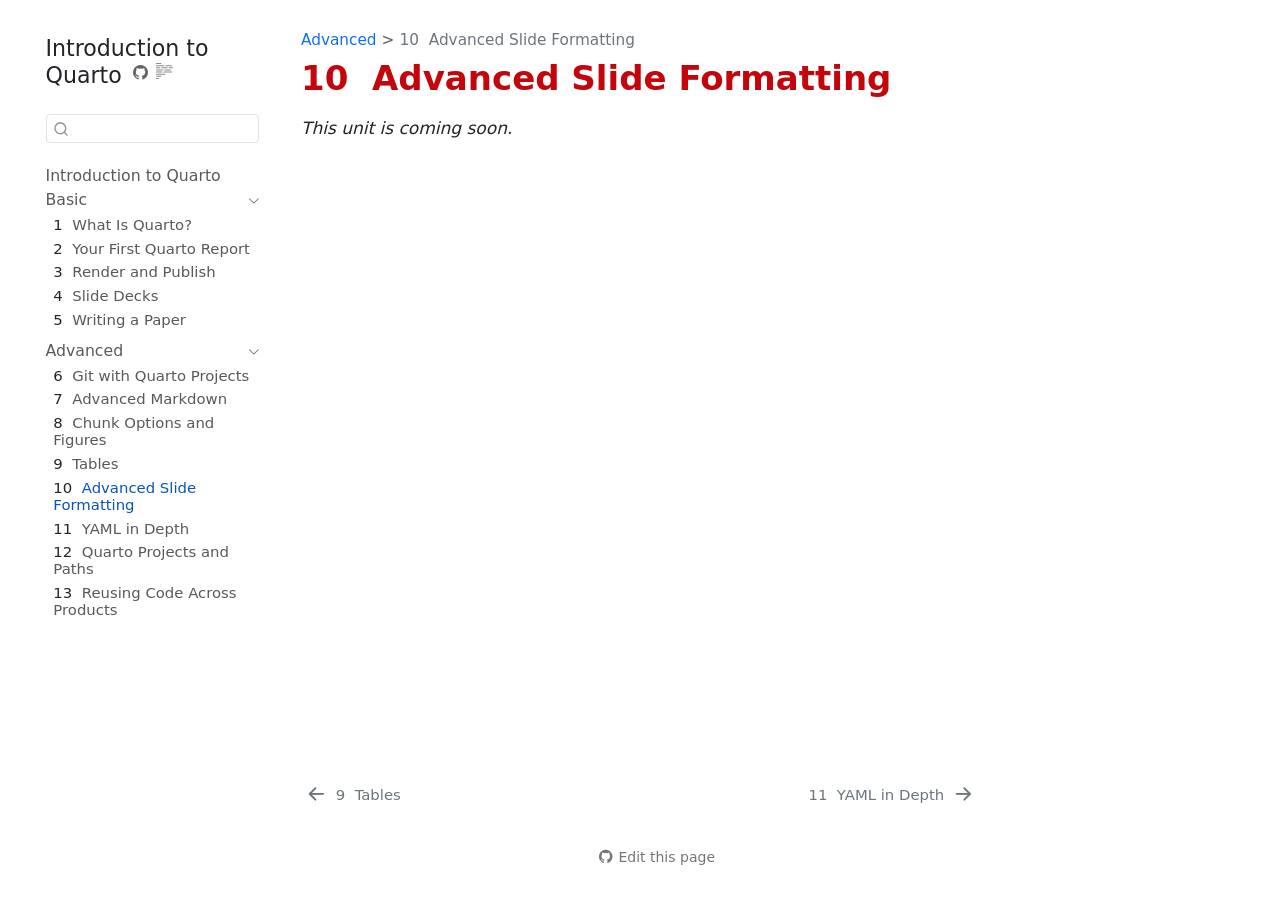
<file: slide_formatting.html>
<!DOCTYPE html>
<html xmlns="http://www.w3.org/1999/xhtml" lang="en" xml:lang="en"><head>

<meta charset="utf-8">
<meta name="generator" content="quarto-1.11.9">

<meta name="viewport" content="width=device-width, initial-scale=1.0, user-scalable=yes">


<title>10&nbsp; Advanced Slide Formatting – Introduction to Quarto</title>
<style>
/* Default styles provided by pandoc.
** See https://pandoc.org/MANUAL.html#variables-for-html for config info.
*/
span.smallcaps{font-variant: small-caps;}
div.columns{display: flex; gap: 1.5em;}
div.column{flex: auto;}
@media screen {
div.columns{gap: min(4vw, 1.5em);}
div.column{overflow-x: auto;}
}
div.hanging-indent{margin-left: 1.5em; text-indent: -1.5em;}
ul.task-list{list-style: none;}
ul.task-list li input[type="checkbox"] {
  width: 0.8em;
  margin: 0 0.8em 0.2em -1em; /* quarto-specific, see https://github.com/quarto-dev/quarto-cli/issues/4556 */ 
  vertical-align: middle;
}
</style>


<script src="site_libs/quarto-nav/quarto-nav.js"></script>
<script src="site_libs/quarto-nav/headroom.min.js"></script>
<script src="site_libs/clipboard/clipboard.min.js"></script>
<script src="site_libs/quarto-search/autocomplete.umd.js"></script>
<script src="site_libs/quarto-search/fuse.min.js"></script>
<script src="site_libs/quarto-search/quarto-search.js"></script>
<meta name="quarto:offset" content="./">
<link href="./yaml.html" rel="next">
<link href="./tables.html" rel="prev">
<script src="site_libs/quarto-html/quarto.js" type="module"></script>
<script src="site_libs/quarto-html/tabsets/tabsets.js" type="module"></script>
<script src="site_libs/quarto-html/scrollable-regions/scrollable-regions.js" type="module"></script>
<script src="site_libs/quarto-html/popper.min.js"></script>
<script src="site_libs/quarto-html/tippy.umd.min.js"></script>
<script src="site_libs/quarto-html/anchor.min.js"></script>
<link href="site_libs/quarto-html/tippy.css" rel="stylesheet">
<link href="site_libs/quarto-html/quarto-syntax-highlighting-63b5708e65d6cd79cd7618c58d0c21e7.css" rel="stylesheet" id="quarto-text-highlighting-styles">
<script src="site_libs/bootstrap/bootstrap.min.js"></script>
<link href="site_libs/bootstrap/bootstrap-icons.css" rel="stylesheet">
<link href="site_libs/bootstrap/bootstrap-1d8401ff0d8d4c39815efe9fd2eba9a8.min.css" rel="stylesheet" append-hash="true" id="quarto-bootstrap" data-mode="light">
<script id="quarto-search-options" type="application/json">{
  "location": "sidebar",
  "copy-button": false,
  "collapse-after": 3,
  "panel-placement": "start",
  "type": "textbox",
  "limit": 50,
  "keyboard-shortcut": [
    "f",
    "/",
    "s"
  ],
  "show-item-context": false,
  "language": {
    "search-no-results-text": "No results",
    "search-matching-documents-text": "matching documents",
    "search-copy-link-title": "Copy link to search",
    "search-hide-matches-text": "Hide additional matches",
    "search-more-match-text": "more match in this document",
    "search-more-matches-text": "more matches in this document",
    "search-clear-button-title": "Clear",
    "search-text-placeholder": "",
    "search-detached-cancel-button-title": "Cancel",
    "search-submit-button-title": "Submit",
    "search-label": "Search"
  }
}</script>


<link rel="stylesheet" href="book.css">
<link rel="stylesheet" href="utilities.css">
</head>

<body class="nav-sidebar floating quarto-light"><a id="quarto-skip-link" class="visually-hidden-focusable" href="#quarto-document-content">Skip to main content</a>

<div id="quarto-search-results"></div>
  <header id="quarto-header" class="headroom fixed-top">
  <nav class="quarto-secondary-nav" aria-label="Toolbar">
    <div class="container-fluid d-flex">
      <button type="button" class="quarto-btn-toggle btn" data-bs-toggle="collapse" role="button" data-bs-target=".quarto-sidebar-collapse-item" aria-controls="quarto-sidebar" aria-expanded="false" aria-label="Toggle sidebar navigation" onclick="if (window.quartoToggleHeadroom) { window.quartoToggleHeadroom(); }">
        <i class="bi bi-layout-text-sidebar-reverse"></i>
      </button>
        <nav class="quarto-page-breadcrumbs" aria-label="Breadcrumbs"><ol class="breadcrumb"><li class="breadcrumb-item"><a href="./git_quarto.html">Advanced</a></li><li class="breadcrumb-item"><a href="./slide_formatting.html"><span class="chapter-number">10</span>&nbsp; <span class="chapter-title">Advanced Slide Formatting</span></a></li></ol></nav>
        <a class="flex-grow-1" data-bs-toggle="collapse" data-bs-target=".quarto-sidebar-collapse-item" onclick="if (window.quartoToggleHeadroom) { window.quartoToggleHeadroom(); }">      
        </a>
      <button type="button" class="btn quarto-search-button" aria-label="Search" onclick="window.quartoOpenSearch();">
        <i class="bi bi-search"></i>
      </button>
    </div>
  </nav>
</header>
<!-- content -->
<div id="quarto-content" class="quarto-container page-columns page-rows-contents page-layout-article">
<!-- sidebar -->
  <nav id="quarto-sidebar" class="sidebar collapse collapse-horizontal quarto-sidebar-collapse-item sidebar-navigation floating overflow-auto" aria-label="Site">
    <div class="pt-lg-2 mt-2 text-left sidebar-header">
    <div class="sidebar-title mb-0 py-0">
      <a href="./">Introduction to Quarto</a> 
        <div class="sidebar-tools-main">
    <a href="https://github.com/jjcurtin/book_quarto" title="Source Code" class="quarto-navigation-tool px-1" aria-label="Source Code"><i class="bi bi-github"></i></a>
  <a href="" class="quarto-reader-toggle quarto-navigation-tool px-1" onclick="window.quartoToggleReader(); return false;" title="Toggle reader mode">
  <div class="quarto-reader-toggle-btn">
  <i class="bi"></i>
  </div>
</a>
</div>
    </div>
      </div>
        <div class="mt-2 flex-shrink-0 align-items-center">
        <div class="sidebar-search">
        <div id="quarto-search" class="" title="Search"></div>
        </div>
        </div>
    <div class="sidebar-menu-container"> 
    <ul class="list-unstyled mt-1">
        <li class="sidebar-item">
  <div class="sidebar-item-container"> 
  <a href="./index.html" class="sidebar-item-text sidebar-link">
 <span class="menu-text">Introduction to Quarto</span></a>
  </div>
</li>
        <li class="sidebar-item sidebar-item-section">
      <div class="sidebar-item-container"> 
            <button type="button" class="sidebar-item-text sidebar-item-toggle sidebar-link text-start" data-bs-toggle="collapse" data-bs-target="#quarto-sidebar-section-1" aria-controls="quarto-sidebar-section-1" aria-expanded="true">
 <span class="menu-text" id="quarto-sidebar-section-1-label">Basic</span><i class="bi bi-chevron-right" aria-hidden="true"></i></button>
      </div>
      <ul id="quarto-sidebar-section-1" aria-labelledby="quarto-sidebar-section-1-label" class="collapse list-unstyled sidebar-section depth1 show">  
          <li class="sidebar-item">
  <div class="sidebar-item-container"> 
  <a href="./01_intro.html" class="sidebar-item-text sidebar-link">
 <span class="menu-text"><span class="chapter-number">1</span>&nbsp; <span class="chapter-title">What Is Quarto?</span></span></a>
  </div>
</li>
          <li class="sidebar-item">
  <div class="sidebar-item-container"> 
  <a href="./02_report.html" class="sidebar-item-text sidebar-link">
 <span class="menu-text"><span class="chapter-number">2</span>&nbsp; <span class="chapter-title">Your First Quarto Report</span></span></a>
  </div>
</li>
          <li class="sidebar-item">
  <div class="sidebar-item-container"> 
  <a href="./03_publish.html" class="sidebar-item-text sidebar-link">
 <span class="menu-text"><span class="chapter-number">3</span>&nbsp; <span class="chapter-title">Render and Publish</span></span></a>
  </div>
</li>
          <li class="sidebar-item">
  <div class="sidebar-item-container"> 
  <a href="./04_slides.html" class="sidebar-item-text sidebar-link">
 <span class="menu-text"><span class="chapter-number">4</span>&nbsp; <span class="chapter-title">Slide Decks</span></span></a>
  </div>
</li>
          <li class="sidebar-item">
  <div class="sidebar-item-container"> 
  <a href="./05_paper.html" class="sidebar-item-text sidebar-link">
 <span class="menu-text"><span class="chapter-number">5</span>&nbsp; <span class="chapter-title">Writing a Paper</span></span></a>
  </div>
</li>
      </ul>
  </li>
        <li class="sidebar-item sidebar-item-section">
      <div class="sidebar-item-container"> 
            <button type="button" class="sidebar-item-text sidebar-item-toggle sidebar-link text-start" data-bs-toggle="collapse" data-bs-target="#quarto-sidebar-section-2" aria-controls="quarto-sidebar-section-2" aria-expanded="true">
 <span class="menu-text" id="quarto-sidebar-section-2-label">Advanced</span><i class="bi bi-chevron-right" aria-hidden="true"></i></button>
      </div>
      <ul id="quarto-sidebar-section-2" aria-labelledby="quarto-sidebar-section-2-label" class="collapse list-unstyled sidebar-section depth1 show">  
          <li class="sidebar-item">
  <div class="sidebar-item-container"> 
  <a href="./git_quarto.html" class="sidebar-item-text sidebar-link">
 <span class="menu-text"><span class="chapter-number">6</span>&nbsp; <span class="chapter-title">Git with Quarto Projects</span></span></a>
  </div>
</li>
          <li class="sidebar-item">
  <div class="sidebar-item-container"> 
  <a href="./markdown.html" class="sidebar-item-text sidebar-link">
 <span class="menu-text"><span class="chapter-number">7</span>&nbsp; <span class="chapter-title">Advanced Markdown</span></span></a>
  </div>
</li>
          <li class="sidebar-item">
  <div class="sidebar-item-container"> 
  <a href="./chunk_options.html" class="sidebar-item-text sidebar-link">
 <span class="menu-text"><span class="chapter-number">8</span>&nbsp; <span class="chapter-title">Chunk Options and Figures</span></span></a>
  </div>
</li>
          <li class="sidebar-item">
  <div class="sidebar-item-container"> 
  <a href="./tables.html" class="sidebar-item-text sidebar-link">
 <span class="menu-text"><span class="chapter-number">9</span>&nbsp; <span class="chapter-title">Tables</span></span></a>
  </div>
</li>
          <li class="sidebar-item">
  <div class="sidebar-item-container"> 
  <a href="./slide_formatting.html" class="sidebar-item-text sidebar-link active">
 <span class="menu-text"><span class="chapter-number">10</span>&nbsp; <span class="chapter-title">Advanced Slide Formatting</span></span></a>
  </div>
</li>
          <li class="sidebar-item">
  <div class="sidebar-item-container"> 
  <a href="./yaml.html" class="sidebar-item-text sidebar-link">
 <span class="menu-text"><span class="chapter-number">11</span>&nbsp; <span class="chapter-title">YAML in Depth</span></span></a>
  </div>
</li>
          <li class="sidebar-item">
  <div class="sidebar-item-container"> 
  <a href="./projects_paths.html" class="sidebar-item-text sidebar-link">
 <span class="menu-text"><span class="chapter-number">12</span>&nbsp; <span class="chapter-title">Quarto Projects and Paths</span></span></a>
  </div>
</li>
          <li class="sidebar-item">
  <div class="sidebar-item-container"> 
  <a href="./reuse_code.html" class="sidebar-item-text sidebar-link">
 <span class="menu-text"><span class="chapter-number">13</span>&nbsp; <span class="chapter-title">Reusing Code Across Products</span></span></a>
  </div>
</li>
      </ul>
  </li>
    </ul>
    </div>
</nav>
<div id="quarto-sidebar-glass" class="quarto-sidebar-collapse-item" data-bs-toggle="collapse" data-bs-target=".quarto-sidebar-collapse-item"></div>
<!-- margin-sidebar -->
    <div id="quarto-margin-sidebar" class="sidebar margin-sidebar zindex-bottom">
        
    </div>
<!-- main -->
<main class="content" id="quarto-document-content" tabindex="-1">

<header id="title-block-header" class="quarto-title-block default"><nav class="quarto-page-breadcrumbs quarto-title-breadcrumbs d-none d-lg-block" aria-label="Breadcrumbs"><ol class="breadcrumb"><li class="breadcrumb-item"><a href="./git_quarto.html">Advanced</a></li><li class="breadcrumb-item"><a href="./slide_formatting.html"><span class="chapter-number">10</span>&nbsp; <span class="chapter-title">Advanced Slide Formatting</span></a></li></ol></nav>
<div class="quarto-title">
<h1 class="title"><span id="sec-slide_formatting" class="quarto-section-identifier"><span class="chapter-number">10</span>&nbsp; <span class="chapter-title">Advanced Slide Formatting</span></span></h1>
</div>



<div class="quarto-title-meta">

    
  
    
  </div>
  


</header>


<!-- Placeholder. Planned content: HANDOFF.md, "Advanced Slide Formatting" outline row. End with the standard "Commit your changes" callout-tip (copy from markdown.qmd; adjust the files and commit message) -->
<p><em>This unit is coming soon.</em></p>



</main> <!-- /main -->
<script id="quarto-html-after-body" type="application/javascript">
  window.document.addEventListener("DOMContentLoaded", function (event) {
    const icon = "";
    const anchorJS = new window.AnchorJS();
    anchorJS.options = {
      placement: 'right',
      icon: icon
    };
    anchorJS.add('.anchored');
    const isCodeAnnotation = (el) => {
      for (const clz of el.classList) {
        if (clz.startsWith('code-annotation-')) {                     
          return true;
        }
      }
      return false;
    }
    const onCopySuccess = function(e) {
      // button target
      const button = e.trigger;
      // don't keep focus
      button.blur();
      // flash "checked"
      button.classList.add('code-copy-button-checked');
      var currentTitle = button.getAttribute("title");
      button.setAttribute("title", "Copied!");
      let tooltip;
      if (window.bootstrap) {
        button.setAttribute("data-bs-toggle", "tooltip");
        button.setAttribute("data-bs-placement", "left");
        button.setAttribute("data-bs-title", "Copied!");
        tooltip = new bootstrap.Tooltip(button, 
          { trigger: "manual", 
            customClass: "code-copy-button-tooltip",
            offset: [0, -8]});
        tooltip.show();    
      }
      setTimeout(function() {
        if (tooltip) {
          tooltip.hide();
          button.removeAttribute("data-bs-title");
          button.removeAttribute("data-bs-toggle");
          button.removeAttribute("data-bs-placement");
        }
        button.setAttribute("title", currentTitle);
        button.classList.remove('code-copy-button-checked');
      }, 1000);
      // clear code selection
      e.clearSelection();
    }
    const getTextToCopy = function(trigger) {
      const outerScaffold = trigger.parentElement.cloneNode(true);
      const codeEl = outerScaffold.querySelector('code');
      for (const childEl of codeEl.children) {
        if (isCodeAnnotation(childEl)) {
          childEl.remove();
        }
      }
      return codeEl.innerText;
    }
    const clipboard = new window.ClipboardJS('.code-copy-button:not([data-in-quarto-modal])', {
      text: getTextToCopy
    });
    clipboard.on('success', onCopySuccess);
    if (window.document.getElementById('quarto-embedded-source-code-modal')) {
      const clipboardModal = new window.ClipboardJS('.code-copy-button[data-in-quarto-modal]', {
        text: getTextToCopy,
        container: window.document.getElementById('quarto-embedded-source-code-modal')
      });
      clipboardModal.on('success', onCopySuccess);
    }
      var localhostRegex = new RegExp(/^(?:http|https):\/\/localhost\:?[0-9]*\//);
      var mailtoRegex = new RegExp(/^mailto:/);
        var filterRegex = new RegExp("https:\/\/jjcurtin\.github\.io\/book_quarto\/");
      var isInternal = (href) => {
          return filterRegex.test(href) || localhostRegex.test(href) || mailtoRegex.test(href);
      }
      // Inspect non-navigation links and adorn them if external
      window.quartoDecorateExternalLinks = function (root) {
     var links = (root || window.document).querySelectorAll('a[href]:not(.nav-link):not(.navbar-brand):not(.toc-action):not(.sidebar-link):not(.sidebar-item-toggle):not(.pagination-link):not(.no-external):not([aria-hidden]):not(.dropdown-item):not(.quarto-navigation-tool):not(.about-link)');
      for (var i=0; i<links.length; i++) {
        const link = links[i];
        if (!isInternal(link.href)) {
          // undo the damage that might have been done by quarto-nav.js in the case of
          // links that we want to consider external
          if (link.dataset.originalHref !== undefined) {
            link.href = link.dataset.originalHref;
          }
          if (!link.classList.contains('no-external-icon')) {
          }
        }
      }
      };
      window.quartoDecorateExternalLinks(window.document);
    // Esc closes the popup (WCAG 1.4.13) and focus leaving both trigger and
    // popup closes it (WCAG 2.4.11); tippy handles neither for interactive popups.
    const hideOnEscAndFocusOut = {
      name: 'hideOnEscAndFocusOut',
      defaultValue: true,
      fn(instance) {
        const dismiss = () => {
          // A show scheduled by the trigger delay would otherwise reopen it
          instance.clearDelayTimeouts();
          instance.hide();
        };
        const onKeyDown = (event) => {
          if (event.key !== 'Escape') {
            return;
          }
          // Keep Esc from also reaching page handlers (e.g. reveal.js overview),
          // except an open reveal.js slide menu, which Esc should close too.
          // The menu handles keys only when its keyboard option is on.
          const menuHandlesEsc = window.Reveal?.getPlugin?.('menu')?.isOpen() &&
            window.Reveal.getConfig().menu?.keyboard !== false;
          if (!menuHandlesEsc) {
            event.stopPropagation();
          }
          if (instance.popper.contains(window.document.activeElement)) {
            // Disabled while refocusing so the focus trigger does not reopen it
            instance.disable();
            instance.reference.focus();
            instance.enable();
          }
          dismiss();
        };
        const onFocusOut = (event) => {
          const target = event.relatedTarget;
          if (target && !instance.reference.contains(target) &&
              !instance.popper.contains(target)) {
            dismiss();
          }
        };
        // On the trigger too: a click trigger (code-annotations: select) has no
        // blur handling. Attached for the instance's lifetime so leaving the
        // trigger also cancels a show still pending on the trigger delay.
        instance.reference.addEventListener('focusout', onFocusOut);
        return {
          onShow() {
            window.document.addEventListener('keydown', onKeyDown, true);
            instance.popper.addEventListener('focusout', onFocusOut);
          },
          onHide() {
            window.document.removeEventListener('keydown', onKeyDown, true);
            instance.popper.removeEventListener('focusout', onFocusOut);
          },
          onDestroy() {
            instance.reference.removeEventListener('focusout', onFocusOut);
          },
        };
      },
    };
    function tippyHover(el, contentFn, onTriggerFn, onUntriggerFn) {
      const config = {
        allowHTML: true,
        maxWidth: 500,
        delay: 100,
        arrow: false,
        appendTo: function(el) {
            return el.parentElement;
        },
        interactive: true,
        interactiveBorder: 10,
        theme: 'quarto',
        placement: 'bottom-start',
        plugins: [hideOnEscAndFocusOut],
      };
      if (contentFn) {
        config.content = contentFn;
      }
      if (onTriggerFn) {
        config.onTrigger = onTriggerFn;
      }
      if (onUntriggerFn) {
        config.onUntrigger = onUntriggerFn;
      }
      window.tippy(el, config); 
    }
    const noterefs = window.document.querySelectorAll('a[role="doc-noteref"]');
    for (var i=0; i<noterefs.length; i++) {
      const ref = noterefs[i];
      tippyHover(ref, function() {
        // use id or data attribute instead here
        let href = ref.getAttribute('data-footnote-href') || ref.getAttribute('href');
        try { href = new URL(href).hash; } catch {}
        const id = href.replace(/^#\/?/, "");
        const note = window.document.getElementById(id);
        if (note) {
          return note.innerHTML;
        } else {
          return "";
        }
      });
    }
    const xrefs = window.document.querySelectorAll('a.quarto-xref');
    const processXRef = (id, note) => {
      // Strip column container classes
      const stripColumnClz = (el) => {
        el.classList.remove("page-full", "page-columns");
        if (el.children) {
          for (const child of el.children) {
            stripColumnClz(child);
          }
        }
      }
      stripColumnClz(note)
      if (id === null || id.startsWith('sec-')) {
        // Special case sections, only their first couple elements
        const container = document.createElement("div");
        if (note.children && note.children.length > 2) {
          container.appendChild(note.children[0].cloneNode(true));
          for (let i = 1; i < note.children.length; i++) {
            const child = note.children[i];
            if (child.tagName === "P" && child.innerText === "") {
              continue;
            } else {
              container.appendChild(child.cloneNode(true));
              break;
            }
          }
          if (window.Quarto?.typesetMath) {
            window.Quarto.typesetMath(container);
          }
          return container.innerHTML
        } else {
          if (window.Quarto?.typesetMath) {
            window.Quarto.typesetMath(note);
          }
          return note.innerHTML;
        }
      } else {
        // Remove any anchor links if they are present
        const anchorLink = note.querySelector('a.anchorjs-link');
        if (anchorLink) {
          anchorLink.remove();
        }
        if (window.Quarto?.typesetMath) {
          window.Quarto.typesetMath(note);
        }
        if (note.classList.contains("callout")) {
          return note.outerHTML;
        } else {
          return note.innerHTML;
        }
      }
    }
    for (var i=0; i<xrefs.length; i++) {
      const xref = xrefs[i];
      tippyHover(xref, undefined, function(instance) {
        instance.disable();
        let url = xref.getAttribute('href');
        let hash = undefined; 
        if (url.startsWith('#')) {
          hash = url;
        } else {
          try { hash = new URL(url).hash; } catch {}
        }
        if (hash) {
          const id = hash.replace(/^#\/?/, "");
          const note = window.document.getElementById(id);
          if (note !== null) {
            try {
              const html = processXRef(id, note.cloneNode(true));
              instance.setContent(html);
            } finally {
              instance.enable();
              instance.show();
            }
          } else {
            // See if we can fetch this
            fetch(url.split('#')[0])
            .then(res => res.text())
            .then(html => {
              const parser = new DOMParser();
              const htmlDoc = parser.parseFromString(html, "text/html");
              const note = htmlDoc.getElementById(id);
              if (note !== null) {
                const html = processXRef(id, note);
                instance.setContent(html);
              } 
            }).finally(() => {
              instance.enable();
              instance.show();
            });
          }
        } else {
          // See if we can fetch a full url (with no hash to target)
          // This is a special case and we should probably do some content thinning / targeting
          fetch(url)
          .then(res => res.text())
          .then(html => {
            const parser = new DOMParser();
            const htmlDoc = parser.parseFromString(html, "text/html");
            const note = htmlDoc.querySelector('main.content');
            if (note !== null) {
              // This should only happen for chapter cross references
              // (since there is no id in the URL)
              // remove the first header
              if (note.children.length > 0 && note.children[0].tagName === "HEADER") {
                note.children[0].remove();
              }
              const html = processXRef(null, note);
              instance.setContent(html);
            } 
          }).finally(() => {
            instance.enable();
            instance.show();
          });
        }
      }, function(instance) {
      });
    }
        let selectedAnnoteEl;
        const selectorForAnnotation = ( cell, annotation) => {
          let cellAttr = 'data-code-cell="' + cell + '"';
          let lineAttr = 'data-code-annotation="' +  annotation + '"';
          const selector = 'span[' + cellAttr + '][' + lineAttr + ']';
          return selector;
        }
        const selectCodeLines = (annoteEl) => {
          const doc = window.document;
          const targetCell = annoteEl.getAttribute("data-target-cell");
          const targetAnnotation = annoteEl.getAttribute("data-target-annotation");
          const annoteSpan = window.document.querySelector(selectorForAnnotation(targetCell, targetAnnotation));
          const lines = annoteSpan.getAttribute("data-code-lines").split(",");
          const lineIds = lines.map((line) => {
            return targetCell + "-" + line;
          })
          // Each band is positioned against its own containing block, which is
          // not the offsetParent of the lines, so place it from client rects.
          const placeBand = (band, firstEl, lastEl, codeBlock) => {
            const container = band.offsetParent;
            if (container === null) {
              return;
            }
            const containerRect = container.getBoundingClientRect();
            // Reveal.js scales slides with a transform, so convert client
            // pixels back to the CSS pixels of the container.
            const scale = containerRect.height / container.offsetHeight || 1;
            const firstRect = firstEl.getBoundingClientRect();
            const lastRect = lastEl.getBoundingClientRect();
            const top = (firstRect.top - containerRect.top) / scale - container.clientTop + container.scrollTop;
            const height = (lastRect.bottom - firstRect.top) / scale;
            band.style.top = top - 2 + "px";
            band.style.height = height + 4 + "px";
            if (codeBlock) {
              // Without the copy button wrapper, the containing block is wider
              // than the code block, so span the code block explicitly.
              const blockRect = codeBlock.getBoundingClientRect();
              band.style.left = (blockRect.left - containerRect.left) / scale - container.clientLeft + container.scrollLeft + "px";
              band.style.width = blockRect.width / scale + "px";
            }
          };
          if (lineIds.length > 0) {
            const el = window.document.getElementById(lineIds[0]);
            const lastEl = window.document.getElementById(lineIds[lineIds.length - 1]);
            const parent = el.parentElement.parentElement;
            // cook up a div (if necessary) and position it
            let div = window.document.getElementById("code-annotation-line-highlight");
            if (div === null) {
              div = window.document.createElement("div");
              div.setAttribute("id", "code-annotation-line-highlight");
              div.style.position = 'absolute';
              parent.appendChild(div);
            }
            placeBand(div, el, lastEl, parent.closest("div.sourceCode") || parent);
            let gutterDiv = window.document.getElementById("code-annotation-line-highlight-gutter");
            if (gutterDiv === null) {
              gutterDiv = window.document.createElement("div");
              gutterDiv.setAttribute("id", "code-annotation-line-highlight-gutter");
              gutterDiv.style.position = 'absolute';
              const codeCell = window.document.getElementById(targetCell);
              const gutter = codeCell.querySelector('.code-annotation-gutter');
              gutter.appendChild(gutterDiv);
            }
            placeBand(gutterDiv, el, lastEl);
            selectedAnnoteEl = annoteEl;
          }
        };
        const unselectCodeLines = () => {
          const elementsIds = ["code-annotation-line-highlight", "code-annotation-line-highlight-gutter"];
          elementsIds.forEach((elId) => {
            const div = window.document.getElementById(elId);
            if (div) {
              div.remove();
            }
          });
          selectedAnnoteEl = undefined;
        };
          // Handle positioning of the toggle
      window.addEventListener(
        "resize",
        throttle(() => {
          elRect = undefined;
          if (selectedAnnoteEl) {
            selectCodeLines(selectedAnnoteEl);
          }
        }, 10)
      );
      function throttle(fn, ms) {
      let throttle = false;
      let timer;
        return (...args) => {
          if(!throttle) { // first call gets through
              fn.apply(this, args);
              throttle = true;
          } else { // all the others get throttled
              if(timer) clearTimeout(timer); // cancel #2
              timer = setTimeout(() => {
                fn.apply(this, args);
                timer = throttle = false;
              }, ms);
          }
        };
      }
        // Attach click handler to the DT
        const annoteDls = window.document.querySelectorAll('dt[data-target-cell]');
        for (const annoteDlNode of annoteDls) {
          annoteDlNode.addEventListener('click', (event) => {
            const clickedEl = event.target;
            if (clickedEl !== selectedAnnoteEl) {
              unselectCodeLines();
              const activeEl = window.document.querySelector('dt[data-target-cell].code-annotation-active');
              if (activeEl) {
                activeEl.classList.remove('code-annotation-active');
              }
              selectCodeLines(clickedEl);
              clickedEl.classList.add('code-annotation-active');
            } else {
              // Unselect the line
              unselectCodeLines();
              clickedEl.classList.remove('code-annotation-active');
            }
          });
        }
    const findCites = (el) => {
      const parentEl = el.parentElement;
      if (parentEl) {
        const cites = parentEl.dataset.cites;
        if (cites) {
          return {
            el,
            cites: cites.split(' ')
          };
        } else {
          return findCites(el.parentElement)
        }
      } else {
        return undefined;
      }
    };
    var bibliorefs = window.document.querySelectorAll('a[role="doc-biblioref"]');
    for (var i=0; i<bibliorefs.length; i++) {
      const ref = bibliorefs[i];
      const citeInfo = findCites(ref);
      if (citeInfo) {
        tippyHover(citeInfo.el, function() {
          var popup = window.document.createElement('div');
          citeInfo.cites.forEach(function(cite) {
            var citeDiv = window.document.createElement('div');
            citeDiv.classList.add('hanging-indent');
            citeDiv.classList.add('csl-entry');
            var biblioDiv = window.document.getElementById('ref-' + cite);
            if (biblioDiv) {
              citeDiv.innerHTML = biblioDiv.innerHTML;
            }
            popup.appendChild(citeDiv);
          });
          return popup.innerHTML;
        });
      }
    }
  });
  </script>
  <script type="application/javascript">
  window.quartoScrollableRegionsLabels = {"code":"Scrollable code","output":"Scrollable output"};
  </script>
<nav class="page-navigation" aria-label="Page">
  <div class="nav-page nav-page-previous">
      <a href="./tables.html" class="pagination-link" aria-label="Tables">
        <i class="bi bi-arrow-left-short"></i> <span class="nav-page-text"><span class="chapter-number">9</span>&nbsp; <span class="chapter-title">Tables</span></span>
      </a>          
  </div>
  <div class="nav-page nav-page-next">
      <a href="./yaml.html" class="pagination-link" aria-label="YAML in Depth">
        <span class="nav-page-text"><span class="chapter-number">11</span>&nbsp; <span class="chapter-title">YAML in Depth</span></span> <i class="bi bi-arrow-right-short"></i>
      </a>
  </div>
</nav>
</div> <!-- /content -->




<footer class="footer"><div class="nav-footer"><div class="nav-footer-center"><div class="toc-actions"><ul><li><a href="https://github.com/jjcurtin/book_quarto/edit/main/slide_formatting.qmd" class="toc-action"><i class="bi bi-github"></i>Edit this page</a></li></ul></div></div></div></footer></body></html>
</file>
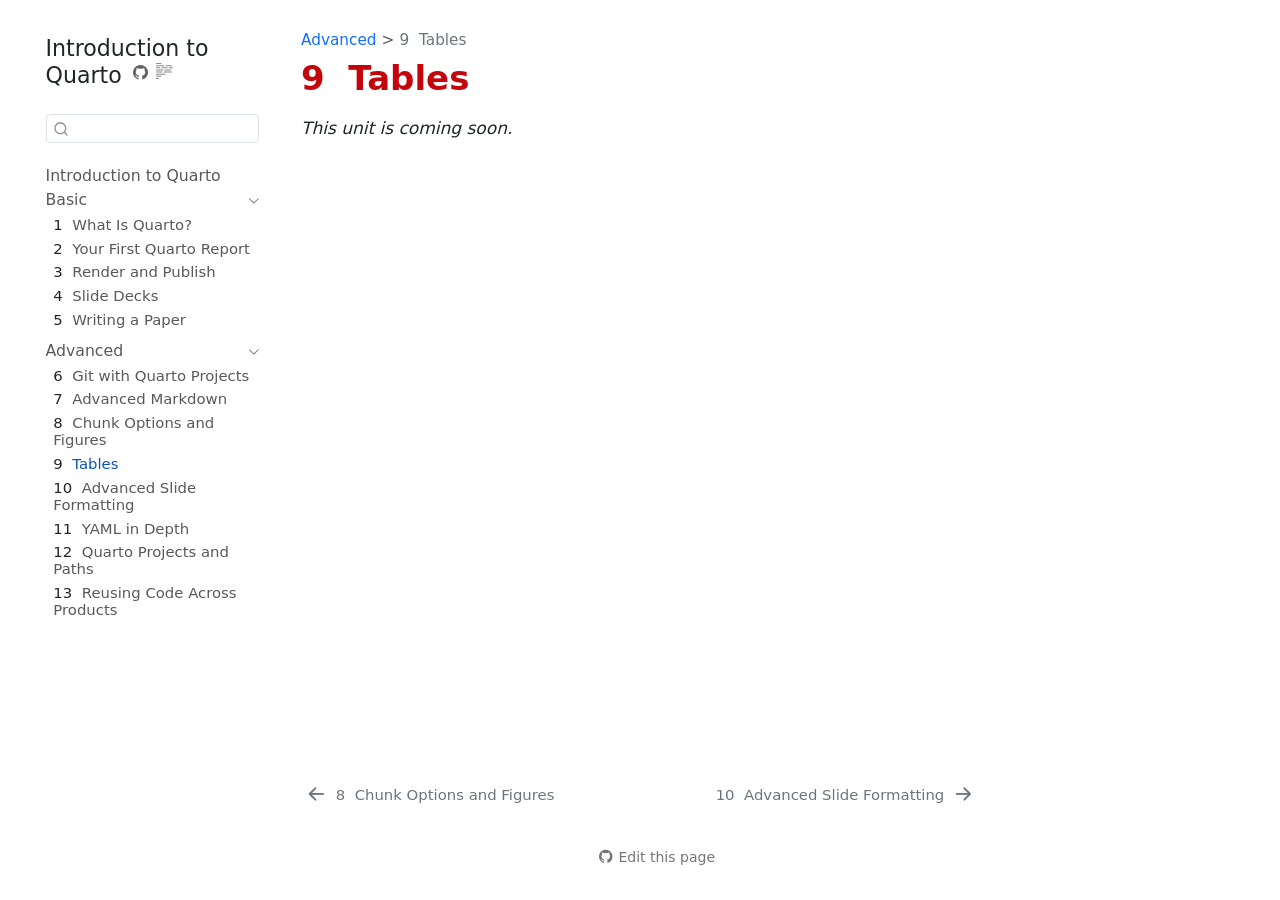
<file: tables.html>
<!DOCTYPE html>
<html xmlns="http://www.w3.org/1999/xhtml" lang="en" xml:lang="en"><head>

<meta charset="utf-8">
<meta name="generator" content="quarto-1.11.9">

<meta name="viewport" content="width=device-width, initial-scale=1.0, user-scalable=yes">


<title>9&nbsp; Tables – Introduction to Quarto</title>
<style>
/* Default styles provided by pandoc.
** See https://pandoc.org/MANUAL.html#variables-for-html for config info.
*/
span.smallcaps{font-variant: small-caps;}
div.columns{display: flex; gap: 1.5em;}
div.column{flex: auto;}
@media screen {
div.columns{gap: min(4vw, 1.5em);}
div.column{overflow-x: auto;}
}
div.hanging-indent{margin-left: 1.5em; text-indent: -1.5em;}
ul.task-list{list-style: none;}
ul.task-list li input[type="checkbox"] {
  width: 0.8em;
  margin: 0 0.8em 0.2em -1em; /* quarto-specific, see https://github.com/quarto-dev/quarto-cli/issues/4556 */ 
  vertical-align: middle;
}
</style>


<script src="site_libs/quarto-nav/quarto-nav.js"></script>
<script src="site_libs/quarto-nav/headroom.min.js"></script>
<script src="site_libs/clipboard/clipboard.min.js"></script>
<script src="site_libs/quarto-search/autocomplete.umd.js"></script>
<script src="site_libs/quarto-search/fuse.min.js"></script>
<script src="site_libs/quarto-search/quarto-search.js"></script>
<meta name="quarto:offset" content="./">
<link href="./slide_formatting.html" rel="next">
<link href="./chunk_options.html" rel="prev">
<script src="site_libs/quarto-html/quarto.js" type="module"></script>
<script src="site_libs/quarto-html/tabsets/tabsets.js" type="module"></script>
<script src="site_libs/quarto-html/scrollable-regions/scrollable-regions.js" type="module"></script>
<script src="site_libs/quarto-html/popper.min.js"></script>
<script src="site_libs/quarto-html/tippy.umd.min.js"></script>
<script src="site_libs/quarto-html/anchor.min.js"></script>
<link href="site_libs/quarto-html/tippy.css" rel="stylesheet">
<link href="site_libs/quarto-html/quarto-syntax-highlighting-63b5708e65d6cd79cd7618c58d0c21e7.css" rel="stylesheet" id="quarto-text-highlighting-styles">
<script src="site_libs/bootstrap/bootstrap.min.js"></script>
<link href="site_libs/bootstrap/bootstrap-icons.css" rel="stylesheet">
<link href="site_libs/bootstrap/bootstrap-1d8401ff0d8d4c39815efe9fd2eba9a8.min.css" rel="stylesheet" append-hash="true" id="quarto-bootstrap" data-mode="light">
<script id="quarto-search-options" type="application/json">{
  "location": "sidebar",
  "copy-button": false,
  "collapse-after": 3,
  "panel-placement": "start",
  "type": "textbox",
  "limit": 50,
  "keyboard-shortcut": [
    "f",
    "/",
    "s"
  ],
  "show-item-context": false,
  "language": {
    "search-no-results-text": "No results",
    "search-matching-documents-text": "matching documents",
    "search-copy-link-title": "Copy link to search",
    "search-hide-matches-text": "Hide additional matches",
    "search-more-match-text": "more match in this document",
    "search-more-matches-text": "more matches in this document",
    "search-clear-button-title": "Clear",
    "search-text-placeholder": "",
    "search-detached-cancel-button-title": "Cancel",
    "search-submit-button-title": "Submit",
    "search-label": "Search"
  }
}</script>


<link rel="stylesheet" href="book.css">
<link rel="stylesheet" href="utilities.css">
</head>

<body class="nav-sidebar floating quarto-light"><a id="quarto-skip-link" class="visually-hidden-focusable" href="#quarto-document-content">Skip to main content</a>

<div id="quarto-search-results"></div>
  <header id="quarto-header" class="headroom fixed-top">
  <nav class="quarto-secondary-nav" aria-label="Toolbar">
    <div class="container-fluid d-flex">
      <button type="button" class="quarto-btn-toggle btn" data-bs-toggle="collapse" role="button" data-bs-target=".quarto-sidebar-collapse-item" aria-controls="quarto-sidebar" aria-expanded="false" aria-label="Toggle sidebar navigation" onclick="if (window.quartoToggleHeadroom) { window.quartoToggleHeadroom(); }">
        <i class="bi bi-layout-text-sidebar-reverse"></i>
      </button>
        <nav class="quarto-page-breadcrumbs" aria-label="Breadcrumbs"><ol class="breadcrumb"><li class="breadcrumb-item"><a href="./git_quarto.html">Advanced</a></li><li class="breadcrumb-item"><a href="./tables.html"><span class="chapter-number">9</span>&nbsp; <span class="chapter-title">Tables</span></a></li></ol></nav>
        <a class="flex-grow-1" data-bs-toggle="collapse" data-bs-target=".quarto-sidebar-collapse-item" onclick="if (window.quartoToggleHeadroom) { window.quartoToggleHeadroom(); }">      
        </a>
      <button type="button" class="btn quarto-search-button" aria-label="Search" onclick="window.quartoOpenSearch();">
        <i class="bi bi-search"></i>
      </button>
    </div>
  </nav>
</header>
<!-- content -->
<div id="quarto-content" class="quarto-container page-columns page-rows-contents page-layout-article">
<!-- sidebar -->
  <nav id="quarto-sidebar" class="sidebar collapse collapse-horizontal quarto-sidebar-collapse-item sidebar-navigation floating overflow-auto" aria-label="Site">
    <div class="pt-lg-2 mt-2 text-left sidebar-header">
    <div class="sidebar-title mb-0 py-0">
      <a href="./">Introduction to Quarto</a> 
        <div class="sidebar-tools-main">
    <a href="https://github.com/jjcurtin/book_quarto" title="Source Code" class="quarto-navigation-tool px-1" aria-label="Source Code"><i class="bi bi-github"></i></a>
  <a href="" class="quarto-reader-toggle quarto-navigation-tool px-1" onclick="window.quartoToggleReader(); return false;" title="Toggle reader mode">
  <div class="quarto-reader-toggle-btn">
  <i class="bi"></i>
  </div>
</a>
</div>
    </div>
      </div>
        <div class="mt-2 flex-shrink-0 align-items-center">
        <div class="sidebar-search">
        <div id="quarto-search" class="" title="Search"></div>
        </div>
        </div>
    <div class="sidebar-menu-container"> 
    <ul class="list-unstyled mt-1">
        <li class="sidebar-item">
  <div class="sidebar-item-container"> 
  <a href="./index.html" class="sidebar-item-text sidebar-link">
 <span class="menu-text">Introduction to Quarto</span></a>
  </div>
</li>
        <li class="sidebar-item sidebar-item-section">
      <div class="sidebar-item-container"> 
            <button type="button" class="sidebar-item-text sidebar-item-toggle sidebar-link text-start" data-bs-toggle="collapse" data-bs-target="#quarto-sidebar-section-1" aria-controls="quarto-sidebar-section-1" aria-expanded="true">
 <span class="menu-text" id="quarto-sidebar-section-1-label">Basic</span><i class="bi bi-chevron-right" aria-hidden="true"></i></button>
      </div>
      <ul id="quarto-sidebar-section-1" aria-labelledby="quarto-sidebar-section-1-label" class="collapse list-unstyled sidebar-section depth1 show">  
          <li class="sidebar-item">
  <div class="sidebar-item-container"> 
  <a href="./01_intro.html" class="sidebar-item-text sidebar-link">
 <span class="menu-text"><span class="chapter-number">1</span>&nbsp; <span class="chapter-title">What Is Quarto?</span></span></a>
  </div>
</li>
          <li class="sidebar-item">
  <div class="sidebar-item-container"> 
  <a href="./02_report.html" class="sidebar-item-text sidebar-link">
 <span class="menu-text"><span class="chapter-number">2</span>&nbsp; <span class="chapter-title">Your First Quarto Report</span></span></a>
  </div>
</li>
          <li class="sidebar-item">
  <div class="sidebar-item-container"> 
  <a href="./03_publish.html" class="sidebar-item-text sidebar-link">
 <span class="menu-text"><span class="chapter-number">3</span>&nbsp; <span class="chapter-title">Render and Publish</span></span></a>
  </div>
</li>
          <li class="sidebar-item">
  <div class="sidebar-item-container"> 
  <a href="./04_slides.html" class="sidebar-item-text sidebar-link">
 <span class="menu-text"><span class="chapter-number">4</span>&nbsp; <span class="chapter-title">Slide Decks</span></span></a>
  </div>
</li>
          <li class="sidebar-item">
  <div class="sidebar-item-container"> 
  <a href="./05_paper.html" class="sidebar-item-text sidebar-link">
 <span class="menu-text"><span class="chapter-number">5</span>&nbsp; <span class="chapter-title">Writing a Paper</span></span></a>
  </div>
</li>
      </ul>
  </li>
        <li class="sidebar-item sidebar-item-section">
      <div class="sidebar-item-container"> 
            <button type="button" class="sidebar-item-text sidebar-item-toggle sidebar-link text-start" data-bs-toggle="collapse" data-bs-target="#quarto-sidebar-section-2" aria-controls="quarto-sidebar-section-2" aria-expanded="true">
 <span class="menu-text" id="quarto-sidebar-section-2-label">Advanced</span><i class="bi bi-chevron-right" aria-hidden="true"></i></button>
      </div>
      <ul id="quarto-sidebar-section-2" aria-labelledby="quarto-sidebar-section-2-label" class="collapse list-unstyled sidebar-section depth1 show">  
          <li class="sidebar-item">
  <div class="sidebar-item-container"> 
  <a href="./git_quarto.html" class="sidebar-item-text sidebar-link">
 <span class="menu-text"><span class="chapter-number">6</span>&nbsp; <span class="chapter-title">Git with Quarto Projects</span></span></a>
  </div>
</li>
          <li class="sidebar-item">
  <div class="sidebar-item-container"> 
  <a href="./markdown.html" class="sidebar-item-text sidebar-link">
 <span class="menu-text"><span class="chapter-number">7</span>&nbsp; <span class="chapter-title">Advanced Markdown</span></span></a>
  </div>
</li>
          <li class="sidebar-item">
  <div class="sidebar-item-container"> 
  <a href="./chunk_options.html" class="sidebar-item-text sidebar-link">
 <span class="menu-text"><span class="chapter-number">8</span>&nbsp; <span class="chapter-title">Chunk Options and Figures</span></span></a>
  </div>
</li>
          <li class="sidebar-item">
  <div class="sidebar-item-container"> 
  <a href="./tables.html" class="sidebar-item-text sidebar-link active">
 <span class="menu-text"><span class="chapter-number">9</span>&nbsp; <span class="chapter-title">Tables</span></span></a>
  </div>
</li>
          <li class="sidebar-item">
  <div class="sidebar-item-container"> 
  <a href="./slide_formatting.html" class="sidebar-item-text sidebar-link">
 <span class="menu-text"><span class="chapter-number">10</span>&nbsp; <span class="chapter-title">Advanced Slide Formatting</span></span></a>
  </div>
</li>
          <li class="sidebar-item">
  <div class="sidebar-item-container"> 
  <a href="./yaml.html" class="sidebar-item-text sidebar-link">
 <span class="menu-text"><span class="chapter-number">11</span>&nbsp; <span class="chapter-title">YAML in Depth</span></span></a>
  </div>
</li>
          <li class="sidebar-item">
  <div class="sidebar-item-container"> 
  <a href="./projects_paths.html" class="sidebar-item-text sidebar-link">
 <span class="menu-text"><span class="chapter-number">12</span>&nbsp; <span class="chapter-title">Quarto Projects and Paths</span></span></a>
  </div>
</li>
          <li class="sidebar-item">
  <div class="sidebar-item-container"> 
  <a href="./reuse_code.html" class="sidebar-item-text sidebar-link">
 <span class="menu-text"><span class="chapter-number">13</span>&nbsp; <span class="chapter-title">Reusing Code Across Products</span></span></a>
  </div>
</li>
      </ul>
  </li>
    </ul>
    </div>
</nav>
<div id="quarto-sidebar-glass" class="quarto-sidebar-collapse-item" data-bs-toggle="collapse" data-bs-target=".quarto-sidebar-collapse-item"></div>
<!-- margin-sidebar -->
    <div id="quarto-margin-sidebar" class="sidebar margin-sidebar zindex-bottom">
        
    </div>
<!-- main -->
<main class="content" id="quarto-document-content" tabindex="-1">

<header id="title-block-header" class="quarto-title-block default"><nav class="quarto-page-breadcrumbs quarto-title-breadcrumbs d-none d-lg-block" aria-label="Breadcrumbs"><ol class="breadcrumb"><li class="breadcrumb-item"><a href="./git_quarto.html">Advanced</a></li><li class="breadcrumb-item"><a href="./tables.html"><span class="chapter-number">9</span>&nbsp; <span class="chapter-title">Tables</span></a></li></ol></nav>
<div class="quarto-title">
<h1 class="title"><span id="sec-tables" class="quarto-section-identifier"><span class="chapter-number">9</span>&nbsp; <span class="chapter-title">Tables</span></span></h1>
</div>



<div class="quarto-title-meta">

    
  
    
  </div>
  


</header>


<!-- Placeholder. Planned content: HANDOFF.md, "Tables" outline row. End with the standard "Commit your changes" callout-tip (copy from markdown.qmd; adjust the files and commit message) -->
<p><em>This unit is coming soon.</em></p>



</main> <!-- /main -->
<script id="quarto-html-after-body" type="application/javascript">
  window.document.addEventListener("DOMContentLoaded", function (event) {
    const icon = "";
    const anchorJS = new window.AnchorJS();
    anchorJS.options = {
      placement: 'right',
      icon: icon
    };
    anchorJS.add('.anchored');
    const isCodeAnnotation = (el) => {
      for (const clz of el.classList) {
        if (clz.startsWith('code-annotation-')) {                     
          return true;
        }
      }
      return false;
    }
    const onCopySuccess = function(e) {
      // button target
      const button = e.trigger;
      // don't keep focus
      button.blur();
      // flash "checked"
      button.classList.add('code-copy-button-checked');
      var currentTitle = button.getAttribute("title");
      button.setAttribute("title", "Copied!");
      let tooltip;
      if (window.bootstrap) {
        button.setAttribute("data-bs-toggle", "tooltip");
        button.setAttribute("data-bs-placement", "left");
        button.setAttribute("data-bs-title", "Copied!");
        tooltip = new bootstrap.Tooltip(button, 
          { trigger: "manual", 
            customClass: "code-copy-button-tooltip",
            offset: [0, -8]});
        tooltip.show();    
      }
      setTimeout(function() {
        if (tooltip) {
          tooltip.hide();
          button.removeAttribute("data-bs-title");
          button.removeAttribute("data-bs-toggle");
          button.removeAttribute("data-bs-placement");
        }
        button.setAttribute("title", currentTitle);
        button.classList.remove('code-copy-button-checked');
      }, 1000);
      // clear code selection
      e.clearSelection();
    }
    const getTextToCopy = function(trigger) {
      const outerScaffold = trigger.parentElement.cloneNode(true);
      const codeEl = outerScaffold.querySelector('code');
      for (const childEl of codeEl.children) {
        if (isCodeAnnotation(childEl)) {
          childEl.remove();
        }
      }
      return codeEl.innerText;
    }
    const clipboard = new window.ClipboardJS('.code-copy-button:not([data-in-quarto-modal])', {
      text: getTextToCopy
    });
    clipboard.on('success', onCopySuccess);
    if (window.document.getElementById('quarto-embedded-source-code-modal')) {
      const clipboardModal = new window.ClipboardJS('.code-copy-button[data-in-quarto-modal]', {
        text: getTextToCopy,
        container: window.document.getElementById('quarto-embedded-source-code-modal')
      });
      clipboardModal.on('success', onCopySuccess);
    }
      var localhostRegex = new RegExp(/^(?:http|https):\/\/localhost\:?[0-9]*\//);
      var mailtoRegex = new RegExp(/^mailto:/);
        var filterRegex = new RegExp("https:\/\/jjcurtin\.github\.io\/book_quarto\/");
      var isInternal = (href) => {
          return filterRegex.test(href) || localhostRegex.test(href) || mailtoRegex.test(href);
      }
      // Inspect non-navigation links and adorn them if external
      window.quartoDecorateExternalLinks = function (root) {
     var links = (root || window.document).querySelectorAll('a[href]:not(.nav-link):not(.navbar-brand):not(.toc-action):not(.sidebar-link):not(.sidebar-item-toggle):not(.pagination-link):not(.no-external):not([aria-hidden]):not(.dropdown-item):not(.quarto-navigation-tool):not(.about-link)');
      for (var i=0; i<links.length; i++) {
        const link = links[i];
        if (!isInternal(link.href)) {
          // undo the damage that might have been done by quarto-nav.js in the case of
          // links that we want to consider external
          if (link.dataset.originalHref !== undefined) {
            link.href = link.dataset.originalHref;
          }
          if (!link.classList.contains('no-external-icon')) {
          }
        }
      }
      };
      window.quartoDecorateExternalLinks(window.document);
    // Esc closes the popup (WCAG 1.4.13) and focus leaving both trigger and
    // popup closes it (WCAG 2.4.11); tippy handles neither for interactive popups.
    const hideOnEscAndFocusOut = {
      name: 'hideOnEscAndFocusOut',
      defaultValue: true,
      fn(instance) {
        const dismiss = () => {
          // A show scheduled by the trigger delay would otherwise reopen it
          instance.clearDelayTimeouts();
          instance.hide();
        };
        const onKeyDown = (event) => {
          if (event.key !== 'Escape') {
            return;
          }
          // Keep Esc from also reaching page handlers (e.g. reveal.js overview),
          // except an open reveal.js slide menu, which Esc should close too.
          // The menu handles keys only when its keyboard option is on.
          const menuHandlesEsc = window.Reveal?.getPlugin?.('menu')?.isOpen() &&
            window.Reveal.getConfig().menu?.keyboard !== false;
          if (!menuHandlesEsc) {
            event.stopPropagation();
          }
          if (instance.popper.contains(window.document.activeElement)) {
            // Disabled while refocusing so the focus trigger does not reopen it
            instance.disable();
            instance.reference.focus();
            instance.enable();
          }
          dismiss();
        };
        const onFocusOut = (event) => {
          const target = event.relatedTarget;
          if (target && !instance.reference.contains(target) &&
              !instance.popper.contains(target)) {
            dismiss();
          }
        };
        // On the trigger too: a click trigger (code-annotations: select) has no
        // blur handling. Attached for the instance's lifetime so leaving the
        // trigger also cancels a show still pending on the trigger delay.
        instance.reference.addEventListener('focusout', onFocusOut);
        return {
          onShow() {
            window.document.addEventListener('keydown', onKeyDown, true);
            instance.popper.addEventListener('focusout', onFocusOut);
          },
          onHide() {
            window.document.removeEventListener('keydown', onKeyDown, true);
            instance.popper.removeEventListener('focusout', onFocusOut);
          },
          onDestroy() {
            instance.reference.removeEventListener('focusout', onFocusOut);
          },
        };
      },
    };
    function tippyHover(el, contentFn, onTriggerFn, onUntriggerFn) {
      const config = {
        allowHTML: true,
        maxWidth: 500,
        delay: 100,
        arrow: false,
        appendTo: function(el) {
            return el.parentElement;
        },
        interactive: true,
        interactiveBorder: 10,
        theme: 'quarto',
        placement: 'bottom-start',
        plugins: [hideOnEscAndFocusOut],
      };
      if (contentFn) {
        config.content = contentFn;
      }
      if (onTriggerFn) {
        config.onTrigger = onTriggerFn;
      }
      if (onUntriggerFn) {
        config.onUntrigger = onUntriggerFn;
      }
      window.tippy(el, config); 
    }
    const noterefs = window.document.querySelectorAll('a[role="doc-noteref"]');
    for (var i=0; i<noterefs.length; i++) {
      const ref = noterefs[i];
      tippyHover(ref, function() {
        // use id or data attribute instead here
        let href = ref.getAttribute('data-footnote-href') || ref.getAttribute('href');
        try { href = new URL(href).hash; } catch {}
        const id = href.replace(/^#\/?/, "");
        const note = window.document.getElementById(id);
        if (note) {
          return note.innerHTML;
        } else {
          return "";
        }
      });
    }
    const xrefs = window.document.querySelectorAll('a.quarto-xref');
    const processXRef = (id, note) => {
      // Strip column container classes
      const stripColumnClz = (el) => {
        el.classList.remove("page-full", "page-columns");
        if (el.children) {
          for (const child of el.children) {
            stripColumnClz(child);
          }
        }
      }
      stripColumnClz(note)
      if (id === null || id.startsWith('sec-')) {
        // Special case sections, only their first couple elements
        const container = document.createElement("div");
        if (note.children && note.children.length > 2) {
          container.appendChild(note.children[0].cloneNode(true));
          for (let i = 1; i < note.children.length; i++) {
            const child = note.children[i];
            if (child.tagName === "P" && child.innerText === "") {
              continue;
            } else {
              container.appendChild(child.cloneNode(true));
              break;
            }
          }
          if (window.Quarto?.typesetMath) {
            window.Quarto.typesetMath(container);
          }
          return container.innerHTML
        } else {
          if (window.Quarto?.typesetMath) {
            window.Quarto.typesetMath(note);
          }
          return note.innerHTML;
        }
      } else {
        // Remove any anchor links if they are present
        const anchorLink = note.querySelector('a.anchorjs-link');
        if (anchorLink) {
          anchorLink.remove();
        }
        if (window.Quarto?.typesetMath) {
          window.Quarto.typesetMath(note);
        }
        if (note.classList.contains("callout")) {
          return note.outerHTML;
        } else {
          return note.innerHTML;
        }
      }
    }
    for (var i=0; i<xrefs.length; i++) {
      const xref = xrefs[i];
      tippyHover(xref, undefined, function(instance) {
        instance.disable();
        let url = xref.getAttribute('href');
        let hash = undefined; 
        if (url.startsWith('#')) {
          hash = url;
        } else {
          try { hash = new URL(url).hash; } catch {}
        }
        if (hash) {
          const id = hash.replace(/^#\/?/, "");
          const note = window.document.getElementById(id);
          if (note !== null) {
            try {
              const html = processXRef(id, note.cloneNode(true));
              instance.setContent(html);
            } finally {
              instance.enable();
              instance.show();
            }
          } else {
            // See if we can fetch this
            fetch(url.split('#')[0])
            .then(res => res.text())
            .then(html => {
              const parser = new DOMParser();
              const htmlDoc = parser.parseFromString(html, "text/html");
              const note = htmlDoc.getElementById(id);
              if (note !== null) {
                const html = processXRef(id, note);
                instance.setContent(html);
              } 
            }).finally(() => {
              instance.enable();
              instance.show();
            });
          }
        } else {
          // See if we can fetch a full url (with no hash to target)
          // This is a special case and we should probably do some content thinning / targeting
          fetch(url)
          .then(res => res.text())
          .then(html => {
            const parser = new DOMParser();
            const htmlDoc = parser.parseFromString(html, "text/html");
            const note = htmlDoc.querySelector('main.content');
            if (note !== null) {
              // This should only happen for chapter cross references
              // (since there is no id in the URL)
              // remove the first header
              if (note.children.length > 0 && note.children[0].tagName === "HEADER") {
                note.children[0].remove();
              }
              const html = processXRef(null, note);
              instance.setContent(html);
            } 
          }).finally(() => {
            instance.enable();
            instance.show();
          });
        }
      }, function(instance) {
      });
    }
        let selectedAnnoteEl;
        const selectorForAnnotation = ( cell, annotation) => {
          let cellAttr = 'data-code-cell="' + cell + '"';
          let lineAttr = 'data-code-annotation="' +  annotation + '"';
          const selector = 'span[' + cellAttr + '][' + lineAttr + ']';
          return selector;
        }
        const selectCodeLines = (annoteEl) => {
          const doc = window.document;
          const targetCell = annoteEl.getAttribute("data-target-cell");
          const targetAnnotation = annoteEl.getAttribute("data-target-annotation");
          const annoteSpan = window.document.querySelector(selectorForAnnotation(targetCell, targetAnnotation));
          const lines = annoteSpan.getAttribute("data-code-lines").split(",");
          const lineIds = lines.map((line) => {
            return targetCell + "-" + line;
          })
          // Each band is positioned against its own containing block, which is
          // not the offsetParent of the lines, so place it from client rects.
          const placeBand = (band, firstEl, lastEl, codeBlock) => {
            const container = band.offsetParent;
            if (container === null) {
              return;
            }
            const containerRect = container.getBoundingClientRect();
            // Reveal.js scales slides with a transform, so convert client
            // pixels back to the CSS pixels of the container.
            const scale = containerRect.height / container.offsetHeight || 1;
            const firstRect = firstEl.getBoundingClientRect();
            const lastRect = lastEl.getBoundingClientRect();
            const top = (firstRect.top - containerRect.top) / scale - container.clientTop + container.scrollTop;
            const height = (lastRect.bottom - firstRect.top) / scale;
            band.style.top = top - 2 + "px";
            band.style.height = height + 4 + "px";
            if (codeBlock) {
              // Without the copy button wrapper, the containing block is wider
              // than the code block, so span the code block explicitly.
              const blockRect = codeBlock.getBoundingClientRect();
              band.style.left = (blockRect.left - containerRect.left) / scale - container.clientLeft + container.scrollLeft + "px";
              band.style.width = blockRect.width / scale + "px";
            }
          };
          if (lineIds.length > 0) {
            const el = window.document.getElementById(lineIds[0]);
            const lastEl = window.document.getElementById(lineIds[lineIds.length - 1]);
            const parent = el.parentElement.parentElement;
            // cook up a div (if necessary) and position it
            let div = window.document.getElementById("code-annotation-line-highlight");
            if (div === null) {
              div = window.document.createElement("div");
              div.setAttribute("id", "code-annotation-line-highlight");
              div.style.position = 'absolute';
              parent.appendChild(div);
            }
            placeBand(div, el, lastEl, parent.closest("div.sourceCode") || parent);
            let gutterDiv = window.document.getElementById("code-annotation-line-highlight-gutter");
            if (gutterDiv === null) {
              gutterDiv = window.document.createElement("div");
              gutterDiv.setAttribute("id", "code-annotation-line-highlight-gutter");
              gutterDiv.style.position = 'absolute';
              const codeCell = window.document.getElementById(targetCell);
              const gutter = codeCell.querySelector('.code-annotation-gutter');
              gutter.appendChild(gutterDiv);
            }
            placeBand(gutterDiv, el, lastEl);
            selectedAnnoteEl = annoteEl;
          }
        };
        const unselectCodeLines = () => {
          const elementsIds = ["code-annotation-line-highlight", "code-annotation-line-highlight-gutter"];
          elementsIds.forEach((elId) => {
            const div = window.document.getElementById(elId);
            if (div) {
              div.remove();
            }
          });
          selectedAnnoteEl = undefined;
        };
          // Handle positioning of the toggle
      window.addEventListener(
        "resize",
        throttle(() => {
          elRect = undefined;
          if (selectedAnnoteEl) {
            selectCodeLines(selectedAnnoteEl);
          }
        }, 10)
      );
      function throttle(fn, ms) {
      let throttle = false;
      let timer;
        return (...args) => {
          if(!throttle) { // first call gets through
              fn.apply(this, args);
              throttle = true;
          } else { // all the others get throttled
              if(timer) clearTimeout(timer); // cancel #2
              timer = setTimeout(() => {
                fn.apply(this, args);
                timer = throttle = false;
              }, ms);
          }
        };
      }
        // Attach click handler to the DT
        const annoteDls = window.document.querySelectorAll('dt[data-target-cell]');
        for (const annoteDlNode of annoteDls) {
          annoteDlNode.addEventListener('click', (event) => {
            const clickedEl = event.target;
            if (clickedEl !== selectedAnnoteEl) {
              unselectCodeLines();
              const activeEl = window.document.querySelector('dt[data-target-cell].code-annotation-active');
              if (activeEl) {
                activeEl.classList.remove('code-annotation-active');
              }
              selectCodeLines(clickedEl);
              clickedEl.classList.add('code-annotation-active');
            } else {
              // Unselect the line
              unselectCodeLines();
              clickedEl.classList.remove('code-annotation-active');
            }
          });
        }
    const findCites = (el) => {
      const parentEl = el.parentElement;
      if (parentEl) {
        const cites = parentEl.dataset.cites;
        if (cites) {
          return {
            el,
            cites: cites.split(' ')
          };
        } else {
          return findCites(el.parentElement)
        }
      } else {
        return undefined;
      }
    };
    var bibliorefs = window.document.querySelectorAll('a[role="doc-biblioref"]');
    for (var i=0; i<bibliorefs.length; i++) {
      const ref = bibliorefs[i];
      const citeInfo = findCites(ref);
      if (citeInfo) {
        tippyHover(citeInfo.el, function() {
          var popup = window.document.createElement('div');
          citeInfo.cites.forEach(function(cite) {
            var citeDiv = window.document.createElement('div');
            citeDiv.classList.add('hanging-indent');
            citeDiv.classList.add('csl-entry');
            var biblioDiv = window.document.getElementById('ref-' + cite);
            if (biblioDiv) {
              citeDiv.innerHTML = biblioDiv.innerHTML;
            }
            popup.appendChild(citeDiv);
          });
          return popup.innerHTML;
        });
      }
    }
  });
  </script>
  <script type="application/javascript">
  window.quartoScrollableRegionsLabels = {"code":"Scrollable code","output":"Scrollable output"};
  </script>
<nav class="page-navigation" aria-label="Page">
  <div class="nav-page nav-page-previous">
      <a href="./chunk_options.html" class="pagination-link" aria-label="Chunk Options and Figures">
        <i class="bi bi-arrow-left-short"></i> <span class="nav-page-text"><span class="chapter-number">8</span>&nbsp; <span class="chapter-title">Chunk Options and Figures</span></span>
      </a>          
  </div>
  <div class="nav-page nav-page-next">
      <a href="./slide_formatting.html" class="pagination-link" aria-label="Advanced Slide Formatting">
        <span class="nav-page-text"><span class="chapter-number">10</span>&nbsp; <span class="chapter-title">Advanced Slide Formatting</span></span> <i class="bi bi-arrow-right-short"></i>
      </a>
  </div>
</nav>
</div> <!-- /content -->




<footer class="footer"><div class="nav-footer"><div class="nav-footer-center"><div class="toc-actions"><ul><li><a href="https://github.com/jjcurtin/book_quarto/edit/main/tables.qmd" class="toc-action"><i class="bi bi-github"></i>Edit this page</a></li></ul></div></div></div></footer></body></html>
</file>
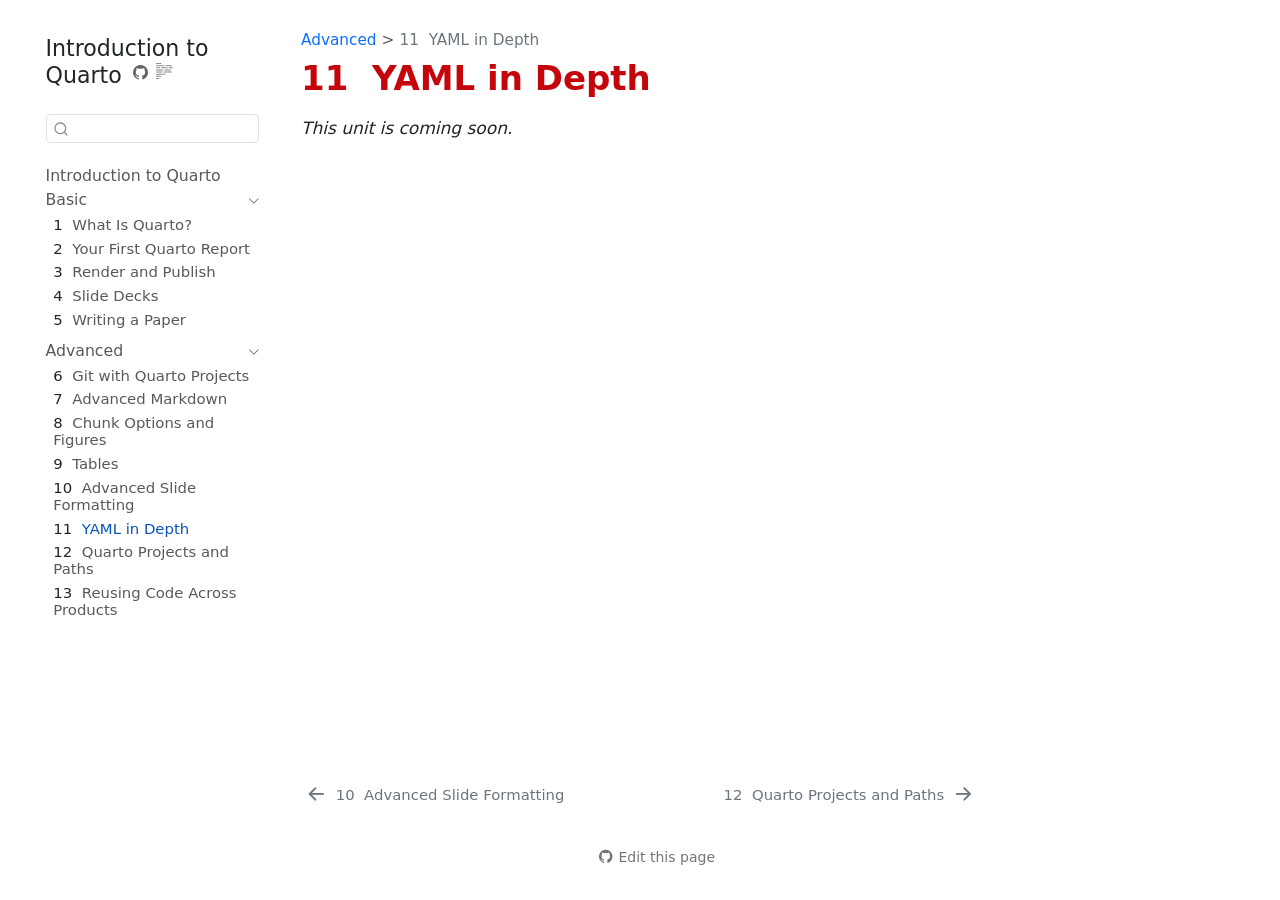
<file: yaml.html>
<!DOCTYPE html>
<html xmlns="http://www.w3.org/1999/xhtml" lang="en" xml:lang="en"><head>

<meta charset="utf-8">
<meta name="generator" content="quarto-1.11.9">

<meta name="viewport" content="width=device-width, initial-scale=1.0, user-scalable=yes">


<title>11&nbsp; YAML in Depth – Introduction to Quarto</title>
<style>
/* Default styles provided by pandoc.
** See https://pandoc.org/MANUAL.html#variables-for-html for config info.
*/
span.smallcaps{font-variant: small-caps;}
div.columns{display: flex; gap: 1.5em;}
div.column{flex: auto;}
@media screen {
div.columns{gap: min(4vw, 1.5em);}
div.column{overflow-x: auto;}
}
div.hanging-indent{margin-left: 1.5em; text-indent: -1.5em;}
ul.task-list{list-style: none;}
ul.task-list li input[type="checkbox"] {
  width: 0.8em;
  margin: 0 0.8em 0.2em -1em; /* quarto-specific, see https://github.com/quarto-dev/quarto-cli/issues/4556 */ 
  vertical-align: middle;
}
</style>


<script src="site_libs/quarto-nav/quarto-nav.js"></script>
<script src="site_libs/quarto-nav/headroom.min.js"></script>
<script src="site_libs/clipboard/clipboard.min.js"></script>
<script src="site_libs/quarto-search/autocomplete.umd.js"></script>
<script src="site_libs/quarto-search/fuse.min.js"></script>
<script src="site_libs/quarto-search/quarto-search.js"></script>
<meta name="quarto:offset" content="./">
<link href="./projects_paths.html" rel="next">
<link href="./slide_formatting.html" rel="prev">
<script src="site_libs/quarto-html/quarto.js" type="module"></script>
<script src="site_libs/quarto-html/tabsets/tabsets.js" type="module"></script>
<script src="site_libs/quarto-html/scrollable-regions/scrollable-regions.js" type="module"></script>
<script src="site_libs/quarto-html/popper.min.js"></script>
<script src="site_libs/quarto-html/tippy.umd.min.js"></script>
<script src="site_libs/quarto-html/anchor.min.js"></script>
<link href="site_libs/quarto-html/tippy.css" rel="stylesheet">
<link href="site_libs/quarto-html/quarto-syntax-highlighting-63b5708e65d6cd79cd7618c58d0c21e7.css" rel="stylesheet" id="quarto-text-highlighting-styles">
<script src="site_libs/bootstrap/bootstrap.min.js"></script>
<link href="site_libs/bootstrap/bootstrap-icons.css" rel="stylesheet">
<link href="site_libs/bootstrap/bootstrap-1d8401ff0d8d4c39815efe9fd2eba9a8.min.css" rel="stylesheet" append-hash="true" id="quarto-bootstrap" data-mode="light">
<script id="quarto-search-options" type="application/json">{
  "location": "sidebar",
  "copy-button": false,
  "collapse-after": 3,
  "panel-placement": "start",
  "type": "textbox",
  "limit": 50,
  "keyboard-shortcut": [
    "f",
    "/",
    "s"
  ],
  "show-item-context": false,
  "language": {
    "search-no-results-text": "No results",
    "search-matching-documents-text": "matching documents",
    "search-copy-link-title": "Copy link to search",
    "search-hide-matches-text": "Hide additional matches",
    "search-more-match-text": "more match in this document",
    "search-more-matches-text": "more matches in this document",
    "search-clear-button-title": "Clear",
    "search-text-placeholder": "",
    "search-detached-cancel-button-title": "Cancel",
    "search-submit-button-title": "Submit",
    "search-label": "Search"
  }
}</script>


<link rel="stylesheet" href="book.css">
<link rel="stylesheet" href="utilities.css">
</head>

<body class="nav-sidebar floating quarto-light"><a id="quarto-skip-link" class="visually-hidden-focusable" href="#quarto-document-content">Skip to main content</a>

<div id="quarto-search-results"></div>
  <header id="quarto-header" class="headroom fixed-top">
  <nav class="quarto-secondary-nav" aria-label="Toolbar">
    <div class="container-fluid d-flex">
      <button type="button" class="quarto-btn-toggle btn" data-bs-toggle="collapse" role="button" data-bs-target=".quarto-sidebar-collapse-item" aria-controls="quarto-sidebar" aria-expanded="false" aria-label="Toggle sidebar navigation" onclick="if (window.quartoToggleHeadroom) { window.quartoToggleHeadroom(); }">
        <i class="bi bi-layout-text-sidebar-reverse"></i>
      </button>
        <nav class="quarto-page-breadcrumbs" aria-label="Breadcrumbs"><ol class="breadcrumb"><li class="breadcrumb-item"><a href="./git_quarto.html">Advanced</a></li><li class="breadcrumb-item"><a href="./yaml.html"><span class="chapter-number">11</span>&nbsp; <span class="chapter-title">YAML in Depth</span></a></li></ol></nav>
        <a class="flex-grow-1" data-bs-toggle="collapse" data-bs-target=".quarto-sidebar-collapse-item" onclick="if (window.quartoToggleHeadroom) { window.quartoToggleHeadroom(); }">      
        </a>
      <button type="button" class="btn quarto-search-button" aria-label="Search" onclick="window.quartoOpenSearch();">
        <i class="bi bi-search"></i>
      </button>
    </div>
  </nav>
</header>
<!-- content -->
<div id="quarto-content" class="quarto-container page-columns page-rows-contents page-layout-article">
<!-- sidebar -->
  <nav id="quarto-sidebar" class="sidebar collapse collapse-horizontal quarto-sidebar-collapse-item sidebar-navigation floating overflow-auto" aria-label="Site">
    <div class="pt-lg-2 mt-2 text-left sidebar-header">
    <div class="sidebar-title mb-0 py-0">
      <a href="./">Introduction to Quarto</a> 
        <div class="sidebar-tools-main">
    <a href="https://github.com/jjcurtin/book_quarto" title="Source Code" class="quarto-navigation-tool px-1" aria-label="Source Code"><i class="bi bi-github"></i></a>
  <a href="" class="quarto-reader-toggle quarto-navigation-tool px-1" onclick="window.quartoToggleReader(); return false;" title="Toggle reader mode">
  <div class="quarto-reader-toggle-btn">
  <i class="bi"></i>
  </div>
</a>
</div>
    </div>
      </div>
        <div class="mt-2 flex-shrink-0 align-items-center">
        <div class="sidebar-search">
        <div id="quarto-search" class="" title="Search"></div>
        </div>
        </div>
    <div class="sidebar-menu-container"> 
    <ul class="list-unstyled mt-1">
        <li class="sidebar-item">
  <div class="sidebar-item-container"> 
  <a href="./index.html" class="sidebar-item-text sidebar-link">
 <span class="menu-text">Introduction to Quarto</span></a>
  </div>
</li>
        <li class="sidebar-item sidebar-item-section">
      <div class="sidebar-item-container"> 
            <button type="button" class="sidebar-item-text sidebar-item-toggle sidebar-link text-start" data-bs-toggle="collapse" data-bs-target="#quarto-sidebar-section-1" aria-controls="quarto-sidebar-section-1" aria-expanded="true">
 <span class="menu-text" id="quarto-sidebar-section-1-label">Basic</span><i class="bi bi-chevron-right" aria-hidden="true"></i></button>
      </div>
      <ul id="quarto-sidebar-section-1" aria-labelledby="quarto-sidebar-section-1-label" class="collapse list-unstyled sidebar-section depth1 show">  
          <li class="sidebar-item">
  <div class="sidebar-item-container"> 
  <a href="./01_intro.html" class="sidebar-item-text sidebar-link">
 <span class="menu-text"><span class="chapter-number">1</span>&nbsp; <span class="chapter-title">What Is Quarto?</span></span></a>
  </div>
</li>
          <li class="sidebar-item">
  <div class="sidebar-item-container"> 
  <a href="./02_report.html" class="sidebar-item-text sidebar-link">
 <span class="menu-text"><span class="chapter-number">2</span>&nbsp; <span class="chapter-title">Your First Quarto Report</span></span></a>
  </div>
</li>
          <li class="sidebar-item">
  <div class="sidebar-item-container"> 
  <a href="./03_publish.html" class="sidebar-item-text sidebar-link">
 <span class="menu-text"><span class="chapter-number">3</span>&nbsp; <span class="chapter-title">Render and Publish</span></span></a>
  </div>
</li>
          <li class="sidebar-item">
  <div class="sidebar-item-container"> 
  <a href="./04_slides.html" class="sidebar-item-text sidebar-link">
 <span class="menu-text"><span class="chapter-number">4</span>&nbsp; <span class="chapter-title">Slide Decks</span></span></a>
  </div>
</li>
          <li class="sidebar-item">
  <div class="sidebar-item-container"> 
  <a href="./05_paper.html" class="sidebar-item-text sidebar-link">
 <span class="menu-text"><span class="chapter-number">5</span>&nbsp; <span class="chapter-title">Writing a Paper</span></span></a>
  </div>
</li>
      </ul>
  </li>
        <li class="sidebar-item sidebar-item-section">
      <div class="sidebar-item-container"> 
            <button type="button" class="sidebar-item-text sidebar-item-toggle sidebar-link text-start" data-bs-toggle="collapse" data-bs-target="#quarto-sidebar-section-2" aria-controls="quarto-sidebar-section-2" aria-expanded="true">
 <span class="menu-text" id="quarto-sidebar-section-2-label">Advanced</span><i class="bi bi-chevron-right" aria-hidden="true"></i></button>
      </div>
      <ul id="quarto-sidebar-section-2" aria-labelledby="quarto-sidebar-section-2-label" class="collapse list-unstyled sidebar-section depth1 show">  
          <li class="sidebar-item">
  <div class="sidebar-item-container"> 
  <a href="./git_quarto.html" class="sidebar-item-text sidebar-link">
 <span class="menu-text"><span class="chapter-number">6</span>&nbsp; <span class="chapter-title">Git with Quarto Projects</span></span></a>
  </div>
</li>
          <li class="sidebar-item">
  <div class="sidebar-item-container"> 
  <a href="./markdown.html" class="sidebar-item-text sidebar-link">
 <span class="menu-text"><span class="chapter-number">7</span>&nbsp; <span class="chapter-title">Advanced Markdown</span></span></a>
  </div>
</li>
          <li class="sidebar-item">
  <div class="sidebar-item-container"> 
  <a href="./chunk_options.html" class="sidebar-item-text sidebar-link">
 <span class="menu-text"><span class="chapter-number">8</span>&nbsp; <span class="chapter-title">Chunk Options and Figures</span></span></a>
  </div>
</li>
          <li class="sidebar-item">
  <div class="sidebar-item-container"> 
  <a href="./tables.html" class="sidebar-item-text sidebar-link">
 <span class="menu-text"><span class="chapter-number">9</span>&nbsp; <span class="chapter-title">Tables</span></span></a>
  </div>
</li>
          <li class="sidebar-item">
  <div class="sidebar-item-container"> 
  <a href="./slide_formatting.html" class="sidebar-item-text sidebar-link">
 <span class="menu-text"><span class="chapter-number">10</span>&nbsp; <span class="chapter-title">Advanced Slide Formatting</span></span></a>
  </div>
</li>
          <li class="sidebar-item">
  <div class="sidebar-item-container"> 
  <a href="./yaml.html" class="sidebar-item-text sidebar-link active">
 <span class="menu-text"><span class="chapter-number">11</span>&nbsp; <span class="chapter-title">YAML in Depth</span></span></a>
  </div>
</li>
          <li class="sidebar-item">
  <div class="sidebar-item-container"> 
  <a href="./projects_paths.html" class="sidebar-item-text sidebar-link">
 <span class="menu-text"><span class="chapter-number">12</span>&nbsp; <span class="chapter-title">Quarto Projects and Paths</span></span></a>
  </div>
</li>
          <li class="sidebar-item">
  <div class="sidebar-item-container"> 
  <a href="./reuse_code.html" class="sidebar-item-text sidebar-link">
 <span class="menu-text"><span class="chapter-number">13</span>&nbsp; <span class="chapter-title">Reusing Code Across Products</span></span></a>
  </div>
</li>
      </ul>
  </li>
    </ul>
    </div>
</nav>
<div id="quarto-sidebar-glass" class="quarto-sidebar-collapse-item" data-bs-toggle="collapse" data-bs-target=".quarto-sidebar-collapse-item"></div>
<!-- margin-sidebar -->
    <div id="quarto-margin-sidebar" class="sidebar margin-sidebar zindex-bottom">
        
    </div>
<!-- main -->
<main class="content" id="quarto-document-content" tabindex="-1">

<header id="title-block-header" class="quarto-title-block default"><nav class="quarto-page-breadcrumbs quarto-title-breadcrumbs d-none d-lg-block" aria-label="Breadcrumbs"><ol class="breadcrumb"><li class="breadcrumb-item"><a href="./git_quarto.html">Advanced</a></li><li class="breadcrumb-item"><a href="./yaml.html"><span class="chapter-number">11</span>&nbsp; <span class="chapter-title">YAML in Depth</span></a></li></ol></nav>
<div class="quarto-title">
<h1 class="title"><span id="sec-yaml" class="quarto-section-identifier"><span class="chapter-number">11</span>&nbsp; <span class="chapter-title">YAML in Depth</span></span></h1>
</div>



<div class="quarto-title-meta">

    
  
    
  </div>
  


</header>


<!-- Placeholder. Planned content: HANDOFF.md, "YAML in Depth" outline row. End with the standard "Commit your changes" callout-tip (copy from markdown.qmd; adjust the files and commit message) -->
<p><em>This unit is coming soon.</em></p>



</main> <!-- /main -->
<script id="quarto-html-after-body" type="application/javascript">
  window.document.addEventListener("DOMContentLoaded", function (event) {
    const icon = "";
    const anchorJS = new window.AnchorJS();
    anchorJS.options = {
      placement: 'right',
      icon: icon
    };
    anchorJS.add('.anchored');
    const isCodeAnnotation = (el) => {
      for (const clz of el.classList) {
        if (clz.startsWith('code-annotation-')) {                     
          return true;
        }
      }
      return false;
    }
    const onCopySuccess = function(e) {
      // button target
      const button = e.trigger;
      // don't keep focus
      button.blur();
      // flash "checked"
      button.classList.add('code-copy-button-checked');
      var currentTitle = button.getAttribute("title");
      button.setAttribute("title", "Copied!");
      let tooltip;
      if (window.bootstrap) {
        button.setAttribute("data-bs-toggle", "tooltip");
        button.setAttribute("data-bs-placement", "left");
        button.setAttribute("data-bs-title", "Copied!");
        tooltip = new bootstrap.Tooltip(button, 
          { trigger: "manual", 
            customClass: "code-copy-button-tooltip",
            offset: [0, -8]});
        tooltip.show();    
      }
      setTimeout(function() {
        if (tooltip) {
          tooltip.hide();
          button.removeAttribute("data-bs-title");
          button.removeAttribute("data-bs-toggle");
          button.removeAttribute("data-bs-placement");
        }
        button.setAttribute("title", currentTitle);
        button.classList.remove('code-copy-button-checked');
      }, 1000);
      // clear code selection
      e.clearSelection();
    }
    const getTextToCopy = function(trigger) {
      const outerScaffold = trigger.parentElement.cloneNode(true);
      const codeEl = outerScaffold.querySelector('code');
      for (const childEl of codeEl.children) {
        if (isCodeAnnotation(childEl)) {
          childEl.remove();
        }
      }
      return codeEl.innerText;
    }
    const clipboard = new window.ClipboardJS('.code-copy-button:not([data-in-quarto-modal])', {
      text: getTextToCopy
    });
    clipboard.on('success', onCopySuccess);
    if (window.document.getElementById('quarto-embedded-source-code-modal')) {
      const clipboardModal = new window.ClipboardJS('.code-copy-button[data-in-quarto-modal]', {
        text: getTextToCopy,
        container: window.document.getElementById('quarto-embedded-source-code-modal')
      });
      clipboardModal.on('success', onCopySuccess);
    }
      var localhostRegex = new RegExp(/^(?:http|https):\/\/localhost\:?[0-9]*\//);
      var mailtoRegex = new RegExp(/^mailto:/);
        var filterRegex = new RegExp("https:\/\/jjcurtin\.github\.io\/book_quarto\/");
      var isInternal = (href) => {
          return filterRegex.test(href) || localhostRegex.test(href) || mailtoRegex.test(href);
      }
      // Inspect non-navigation links and adorn them if external
      window.quartoDecorateExternalLinks = function (root) {
     var links = (root || window.document).querySelectorAll('a[href]:not(.nav-link):not(.navbar-brand):not(.toc-action):not(.sidebar-link):not(.sidebar-item-toggle):not(.pagination-link):not(.no-external):not([aria-hidden]):not(.dropdown-item):not(.quarto-navigation-tool):not(.about-link)');
      for (var i=0; i<links.length; i++) {
        const link = links[i];
        if (!isInternal(link.href)) {
          // undo the damage that might have been done by quarto-nav.js in the case of
          // links that we want to consider external
          if (link.dataset.originalHref !== undefined) {
            link.href = link.dataset.originalHref;
          }
          if (!link.classList.contains('no-external-icon')) {
          }
        }
      }
      };
      window.quartoDecorateExternalLinks(window.document);
    // Esc closes the popup (WCAG 1.4.13) and focus leaving both trigger and
    // popup closes it (WCAG 2.4.11); tippy handles neither for interactive popups.
    const hideOnEscAndFocusOut = {
      name: 'hideOnEscAndFocusOut',
      defaultValue: true,
      fn(instance) {
        const dismiss = () => {
          // A show scheduled by the trigger delay would otherwise reopen it
          instance.clearDelayTimeouts();
          instance.hide();
        };
        const onKeyDown = (event) => {
          if (event.key !== 'Escape') {
            return;
          }
          // Keep Esc from also reaching page handlers (e.g. reveal.js overview),
          // except an open reveal.js slide menu, which Esc should close too.
          // The menu handles keys only when its keyboard option is on.
          const menuHandlesEsc = window.Reveal?.getPlugin?.('menu')?.isOpen() &&
            window.Reveal.getConfig().menu?.keyboard !== false;
          if (!menuHandlesEsc) {
            event.stopPropagation();
          }
          if (instance.popper.contains(window.document.activeElement)) {
            // Disabled while refocusing so the focus trigger does not reopen it
            instance.disable();
            instance.reference.focus();
            instance.enable();
          }
          dismiss();
        };
        const onFocusOut = (event) => {
          const target = event.relatedTarget;
          if (target && !instance.reference.contains(target) &&
              !instance.popper.contains(target)) {
            dismiss();
          }
        };
        // On the trigger too: a click trigger (code-annotations: select) has no
        // blur handling. Attached for the instance's lifetime so leaving the
        // trigger also cancels a show still pending on the trigger delay.
        instance.reference.addEventListener('focusout', onFocusOut);
        return {
          onShow() {
            window.document.addEventListener('keydown', onKeyDown, true);
            instance.popper.addEventListener('focusout', onFocusOut);
          },
          onHide() {
            window.document.removeEventListener('keydown', onKeyDown, true);
            instance.popper.removeEventListener('focusout', onFocusOut);
          },
          onDestroy() {
            instance.reference.removeEventListener('focusout', onFocusOut);
          },
        };
      },
    };
    function tippyHover(el, contentFn, onTriggerFn, onUntriggerFn) {
      const config = {
        allowHTML: true,
        maxWidth: 500,
        delay: 100,
        arrow: false,
        appendTo: function(el) {
            return el.parentElement;
        },
        interactive: true,
        interactiveBorder: 10,
        theme: 'quarto',
        placement: 'bottom-start',
        plugins: [hideOnEscAndFocusOut],
      };
      if (contentFn) {
        config.content = contentFn;
      }
      if (onTriggerFn) {
        config.onTrigger = onTriggerFn;
      }
      if (onUntriggerFn) {
        config.onUntrigger = onUntriggerFn;
      }
      window.tippy(el, config); 
    }
    const noterefs = window.document.querySelectorAll('a[role="doc-noteref"]');
    for (var i=0; i<noterefs.length; i++) {
      const ref = noterefs[i];
      tippyHover(ref, function() {
        // use id or data attribute instead here
        let href = ref.getAttribute('data-footnote-href') || ref.getAttribute('href');
        try { href = new URL(href).hash; } catch {}
        const id = href.replace(/^#\/?/, "");
        const note = window.document.getElementById(id);
        if (note) {
          return note.innerHTML;
        } else {
          return "";
        }
      });
    }
    const xrefs = window.document.querySelectorAll('a.quarto-xref');
    const processXRef = (id, note) => {
      // Strip column container classes
      const stripColumnClz = (el) => {
        el.classList.remove("page-full", "page-columns");
        if (el.children) {
          for (const child of el.children) {
            stripColumnClz(child);
          }
        }
      }
      stripColumnClz(note)
      if (id === null || id.startsWith('sec-')) {
        // Special case sections, only their first couple elements
        const container = document.createElement("div");
        if (note.children && note.children.length > 2) {
          container.appendChild(note.children[0].cloneNode(true));
          for (let i = 1; i < note.children.length; i++) {
            const child = note.children[i];
            if (child.tagName === "P" && child.innerText === "") {
              continue;
            } else {
              container.appendChild(child.cloneNode(true));
              break;
            }
          }
          if (window.Quarto?.typesetMath) {
            window.Quarto.typesetMath(container);
          }
          return container.innerHTML
        } else {
          if (window.Quarto?.typesetMath) {
            window.Quarto.typesetMath(note);
          }
          return note.innerHTML;
        }
      } else {
        // Remove any anchor links if they are present
        const anchorLink = note.querySelector('a.anchorjs-link');
        if (anchorLink) {
          anchorLink.remove();
        }
        if (window.Quarto?.typesetMath) {
          window.Quarto.typesetMath(note);
        }
        if (note.classList.contains("callout")) {
          return note.outerHTML;
        } else {
          return note.innerHTML;
        }
      }
    }
    for (var i=0; i<xrefs.length; i++) {
      const xref = xrefs[i];
      tippyHover(xref, undefined, function(instance) {
        instance.disable();
        let url = xref.getAttribute('href');
        let hash = undefined; 
        if (url.startsWith('#')) {
          hash = url;
        } else {
          try { hash = new URL(url).hash; } catch {}
        }
        if (hash) {
          const id = hash.replace(/^#\/?/, "");
          const note = window.document.getElementById(id);
          if (note !== null) {
            try {
              const html = processXRef(id, note.cloneNode(true));
              instance.setContent(html);
            } finally {
              instance.enable();
              instance.show();
            }
          } else {
            // See if we can fetch this
            fetch(url.split('#')[0])
            .then(res => res.text())
            .then(html => {
              const parser = new DOMParser();
              const htmlDoc = parser.parseFromString(html, "text/html");
              const note = htmlDoc.getElementById(id);
              if (note !== null) {
                const html = processXRef(id, note);
                instance.setContent(html);
              } 
            }).finally(() => {
              instance.enable();
              instance.show();
            });
          }
        } else {
          // See if we can fetch a full url (with no hash to target)
          // This is a special case and we should probably do some content thinning / targeting
          fetch(url)
          .then(res => res.text())
          .then(html => {
            const parser = new DOMParser();
            const htmlDoc = parser.parseFromString(html, "text/html");
            const note = htmlDoc.querySelector('main.content');
            if (note !== null) {
              // This should only happen for chapter cross references
              // (since there is no id in the URL)
              // remove the first header
              if (note.children.length > 0 && note.children[0].tagName === "HEADER") {
                note.children[0].remove();
              }
              const html = processXRef(null, note);
              instance.setContent(html);
            } 
          }).finally(() => {
            instance.enable();
            instance.show();
          });
        }
      }, function(instance) {
      });
    }
        let selectedAnnoteEl;
        const selectorForAnnotation = ( cell, annotation) => {
          let cellAttr = 'data-code-cell="' + cell + '"';
          let lineAttr = 'data-code-annotation="' +  annotation + '"';
          const selector = 'span[' + cellAttr + '][' + lineAttr + ']';
          return selector;
        }
        const selectCodeLines = (annoteEl) => {
          const doc = window.document;
          const targetCell = annoteEl.getAttribute("data-target-cell");
          const targetAnnotation = annoteEl.getAttribute("data-target-annotation");
          const annoteSpan = window.document.querySelector(selectorForAnnotation(targetCell, targetAnnotation));
          const lines = annoteSpan.getAttribute("data-code-lines").split(",");
          const lineIds = lines.map((line) => {
            return targetCell + "-" + line;
          })
          // Each band is positioned against its own containing block, which is
          // not the offsetParent of the lines, so place it from client rects.
          const placeBand = (band, firstEl, lastEl, codeBlock) => {
            const container = band.offsetParent;
            if (container === null) {
              return;
            }
            const containerRect = container.getBoundingClientRect();
            // Reveal.js scales slides with a transform, so convert client
            // pixels back to the CSS pixels of the container.
            const scale = containerRect.height / container.offsetHeight || 1;
            const firstRect = firstEl.getBoundingClientRect();
            const lastRect = lastEl.getBoundingClientRect();
            const top = (firstRect.top - containerRect.top) / scale - container.clientTop + container.scrollTop;
            const height = (lastRect.bottom - firstRect.top) / scale;
            band.style.top = top - 2 + "px";
            band.style.height = height + 4 + "px";
            if (codeBlock) {
              // Without the copy button wrapper, the containing block is wider
              // than the code block, so span the code block explicitly.
              const blockRect = codeBlock.getBoundingClientRect();
              band.style.left = (blockRect.left - containerRect.left) / scale - container.clientLeft + container.scrollLeft + "px";
              band.style.width = blockRect.width / scale + "px";
            }
          };
          if (lineIds.length > 0) {
            const el = window.document.getElementById(lineIds[0]);
            const lastEl = window.document.getElementById(lineIds[lineIds.length - 1]);
            const parent = el.parentElement.parentElement;
            // cook up a div (if necessary) and position it
            let div = window.document.getElementById("code-annotation-line-highlight");
            if (div === null) {
              div = window.document.createElement("div");
              div.setAttribute("id", "code-annotation-line-highlight");
              div.style.position = 'absolute';
              parent.appendChild(div);
            }
            placeBand(div, el, lastEl, parent.closest("div.sourceCode") || parent);
            let gutterDiv = window.document.getElementById("code-annotation-line-highlight-gutter");
            if (gutterDiv === null) {
              gutterDiv = window.document.createElement("div");
              gutterDiv.setAttribute("id", "code-annotation-line-highlight-gutter");
              gutterDiv.style.position = 'absolute';
              const codeCell = window.document.getElementById(targetCell);
              const gutter = codeCell.querySelector('.code-annotation-gutter');
              gutter.appendChild(gutterDiv);
            }
            placeBand(gutterDiv, el, lastEl);
            selectedAnnoteEl = annoteEl;
          }
        };
        const unselectCodeLines = () => {
          const elementsIds = ["code-annotation-line-highlight", "code-annotation-line-highlight-gutter"];
          elementsIds.forEach((elId) => {
            const div = window.document.getElementById(elId);
            if (div) {
              div.remove();
            }
          });
          selectedAnnoteEl = undefined;
        };
          // Handle positioning of the toggle
      window.addEventListener(
        "resize",
        throttle(() => {
          elRect = undefined;
          if (selectedAnnoteEl) {
            selectCodeLines(selectedAnnoteEl);
          }
        }, 10)
      );
      function throttle(fn, ms) {
      let throttle = false;
      let timer;
        return (...args) => {
          if(!throttle) { // first call gets through
              fn.apply(this, args);
              throttle = true;
          } else { // all the others get throttled
              if(timer) clearTimeout(timer); // cancel #2
              timer = setTimeout(() => {
                fn.apply(this, args);
                timer = throttle = false;
              }, ms);
          }
        };
      }
        // Attach click handler to the DT
        const annoteDls = window.document.querySelectorAll('dt[data-target-cell]');
        for (const annoteDlNode of annoteDls) {
          annoteDlNode.addEventListener('click', (event) => {
            const clickedEl = event.target;
            if (clickedEl !== selectedAnnoteEl) {
              unselectCodeLines();
              const activeEl = window.document.querySelector('dt[data-target-cell].code-annotation-active');
              if (activeEl) {
                activeEl.classList.remove('code-annotation-active');
              }
              selectCodeLines(clickedEl);
              clickedEl.classList.add('code-annotation-active');
            } else {
              // Unselect the line
              unselectCodeLines();
              clickedEl.classList.remove('code-annotation-active');
            }
          });
        }
    const findCites = (el) => {
      const parentEl = el.parentElement;
      if (parentEl) {
        const cites = parentEl.dataset.cites;
        if (cites) {
          return {
            el,
            cites: cites.split(' ')
          };
        } else {
          return findCites(el.parentElement)
        }
      } else {
        return undefined;
      }
    };
    var bibliorefs = window.document.querySelectorAll('a[role="doc-biblioref"]');
    for (var i=0; i<bibliorefs.length; i++) {
      const ref = bibliorefs[i];
      const citeInfo = findCites(ref);
      if (citeInfo) {
        tippyHover(citeInfo.el, function() {
          var popup = window.document.createElement('div');
          citeInfo.cites.forEach(function(cite) {
            var citeDiv = window.document.createElement('div');
            citeDiv.classList.add('hanging-indent');
            citeDiv.classList.add('csl-entry');
            var biblioDiv = window.document.getElementById('ref-' + cite);
            if (biblioDiv) {
              citeDiv.innerHTML = biblioDiv.innerHTML;
            }
            popup.appendChild(citeDiv);
          });
          return popup.innerHTML;
        });
      }
    }
  });
  </script>
  <script type="application/javascript">
  window.quartoScrollableRegionsLabels = {"code":"Scrollable code","output":"Scrollable output"};
  </script>
<nav class="page-navigation" aria-label="Page">
  <div class="nav-page nav-page-previous">
      <a href="./slide_formatting.html" class="pagination-link" aria-label="Advanced Slide Formatting">
        <i class="bi bi-arrow-left-short"></i> <span class="nav-page-text"><span class="chapter-number">10</span>&nbsp; <span class="chapter-title">Advanced Slide Formatting</span></span>
      </a>          
  </div>
  <div class="nav-page nav-page-next">
      <a href="./projects_paths.html" class="pagination-link" aria-label="Quarto Projects and Paths">
        <span class="nav-page-text"><span class="chapter-number">12</span>&nbsp; <span class="chapter-title">Quarto Projects and Paths</span></span> <i class="bi bi-arrow-right-short"></i>
      </a>
  </div>
</nav>
</div> <!-- /content -->




<footer class="footer"><div class="nav-footer"><div class="nav-footer-center"><div class="toc-actions"><ul><li><a href="https://github.com/jjcurtin/book_quarto/edit/main/yaml.qmd" class="toc-action"><i class="bi bi-github"></i>Edit this page</a></li></ul></div></div></div></footer></body></html>
</file>
<file: site_libs/quarto-html/tippy.css>
.tippy-box[data-animation=fade][data-state=hidden]{opacity:0}[data-tippy-root]{max-width:calc(100vw - 10px)}.tippy-box{position:relative;background-color:#333;color:#fff;border-radius:4px;font-size:14px;line-height:1.4;white-space:normal;outline:0;transition-property:transform,visibility,opacity}.tippy-box[data-placement^=top]>.tippy-arrow{bottom:0}.tippy-box[data-placement^=top]>.tippy-arrow:before{bottom:-7px;left:0;border-width:8px 8px 0;border-top-color:initial;transform-origin:center top}.tippy-box[data-placement^=bottom]>.tippy-arrow{top:0}.tippy-box[data-placement^=bottom]>.tippy-arrow:before{top:-7px;left:0;border-width:0 8px 8px;border-bottom-color:initial;transform-origin:center bottom}.tippy-box[data-placement^=left]>.tippy-arrow{right:0}.tippy-box[data-placement^=left]>.tippy-arrow:before{border-width:8px 0 8px 8px;border-left-color:initial;right:-7px;transform-origin:center left}.tippy-box[data-placement^=right]>.tippy-arrow{left:0}.tippy-box[data-placement^=right]>.tippy-arrow:before{left:-7px;border-width:8px 8px 8px 0;border-right-color:initial;transform-origin:center right}.tippy-box[data-inertia][data-state=visible]{transition-timing-function:cubic-bezier(.54,1.5,.38,1.11)}.tippy-arrow{width:16px;height:16px;color:#333}.tippy-arrow:before{content:"";position:absolute;border-color:transparent;border-style:solid}.tippy-content{position:relative;padding:5px 9px;z-index:1}
</file>
<file: site_libs/quarto-html/quarto-syntax-highlighting-63b5708e65d6cd79cd7618c58d0c21e7.css>
/* quarto syntax highlight colors */
:root {
  --quarto-hl-ot-color: #003B4F;
  --quarto-hl-at-color: #657422;
  --quarto-hl-ss-color: #20794D;
  --quarto-hl-an-color: #5E5E5E;
  --quarto-hl-fu-color: #4758AB;
  --quarto-hl-st-color: #20794D;
  --quarto-hl-cf-color: #003B4F;
  --quarto-hl-op-color: #5E5E5E;
  --quarto-hl-er-color: #AD0000;
  --quarto-hl-bn-color: #AD0000;
  --quarto-hl-al-color: #AD0000;
  --quarto-hl-va-color: #111111;
  --quarto-hl-bu-color: inherit;
  --quarto-hl-ex-color: inherit;
  --quarto-hl-pp-color: #AD0000;
  --quarto-hl-in-color: #5E5E5E;
  --quarto-hl-vs-color: #20794D;
  --quarto-hl-wa-color: #5E5E5E;
  --quarto-hl-do-color: #5E5E5E;
  --quarto-hl-im-color: #00769E;
  --quarto-hl-ch-color: #20794D;
  --quarto-hl-dt-color: #AD0000;
  --quarto-hl-fl-color: #AD0000;
  --quarto-hl-co-color: #5E5E5E;
  --quarto-hl-cv-color: #5E5E5E;
  --quarto-hl-cn-color: #8f5902;
  --quarto-hl-sc-color: #5E5E5E;
  --quarto-hl-dv-color: #AD0000;
  --quarto-hl-kw-color: #003B4F;
}

/* other quarto variables */
:root {
  --quarto-font-monospace: SFMono-Regular, Menlo, Monaco, Consolas, "Liberation Mono", "Courier New", monospace;
}

/* syntax highlight based on Pandoc's rules */
pre > code.sourceCode > span {
  color: #003B4F;
}

code.sourceCode > span {
  color: #003B4F;
}

div.sourceCode,
div.sourceCode pre.sourceCode {
  color: #003B4F;
}

/* Normal */
code span {
  color: #003B4F;
}

/* Alert */
code span.al {
  color: #AD0000;
  font-style: inherit;
}

/* Annotation */
code span.an {
  color: #5E5E5E;
  font-style: inherit;
}

/* Attribute */
code span.at {
  color: #657422;
  font-style: inherit;
}

/* BaseN */
code span.bn {
  color: #AD0000;
  font-style: inherit;
}

/* BuiltIn */
code span.bu {
  font-style: inherit;
}

/* ControlFlow */
code span.cf {
  color: #003B4F;
  font-weight: bold;
  font-style: inherit;
}

/* Char */
code span.ch {
  color: #20794D;
  font-style: inherit;
}

/* Constant */
code span.cn {
  color: #8f5902;
  font-style: inherit;
}

/* Comment */
code span.co {
  color: #5E5E5E;
  font-style: inherit;
}

/* CommentVar */
code span.cv {
  color: #5E5E5E;
  font-style: italic;
}

/* Documentation */
code span.do {
  color: #5E5E5E;
  font-style: italic;
}

/* DataType */
code span.dt {
  color: #AD0000;
  font-style: inherit;
}

/* DecVal */
code span.dv {
  color: #AD0000;
  font-style: inherit;
}

/* Error */
code span.er {
  color: #AD0000;
  font-style: inherit;
}

/* Extension */
code span.ex {
  font-style: inherit;
}

/* Float */
code span.fl {
  color: #AD0000;
  font-style: inherit;
}

/* Function */
code span.fu {
  color: #4758AB;
  font-style: inherit;
}

/* Import */
code span.im {
  color: #00769E;
  font-style: inherit;
}

/* Information */
code span.in {
  color: #5E5E5E;
  font-style: inherit;
}

/* Keyword */
code span.kw {
  color: #003B4F;
  font-weight: bold;
  font-style: inherit;
}

/* Operator */
code span.op {
  color: #5E5E5E;
  font-style: inherit;
}

/* Other */
code span.ot {
  color: #003B4F;
  font-style: inherit;
}

/* Preprocessor */
code span.pp {
  color: #AD0000;
  font-style: inherit;
}

/* SpecialChar */
code span.sc {
  color: #5E5E5E;
  font-style: inherit;
}

/* SpecialString */
code span.ss {
  color: #20794D;
  font-style: inherit;
}

/* String */
code span.st {
  color: #20794D;
  font-style: inherit;
}

/* Variable */
code span.va {
  color: #111111;
  font-style: inherit;
}

/* VerbatimString */
code span.vs {
  color: #20794D;
  font-style: inherit;
}

/* Warning */
code span.wa {
  color: #5E5E5E;
  font-style: italic;
}

.prevent-inlining {
  content: "</";
}

/*# sourceMappingURL=054cc16b9e9817627be6994582d2ffb5.css.map */
</file>
<file: book.css>
/* Theme for the book (HTML) format.
   Shared utility classes live in utilities.css (loaded alongside this file). */

h1 {
    color: #c5050c;
    }

h2 {
 color: #c5050c !important;
}
  
h3 {
 color: #c5050c !important;
 } 

.cell-output {
  background-color: honeydew;
  border-radius: 4px;
}

/* Rendered result of a markdown example (Advanced Markdown unit) */
.rendered {
  background-color: honeydew;
  border-radius: 4px;
  padding: 0.75em 1em 0.1em 1em;
  margin-bottom: 1em;
}
</file>
<file: utilities.css>
/* Shared utility classes — KEEP IDENTICAL in slide_decks/ and book_git/.
   Opt-in classes used in .qmd; valid in both reveal.js slides and the HTML book. */

/* Text color (.green renders forestgreen) */
.uwred { color: #c5050c !important; }
.red   { color: red !important; }
.green { color: forestgreen !important; }
.blue  { color: blue !important; }
.teal  { color: teal !important; }
.gray  { color: gray !important; }

/* Vertical spacers (finer than <br>): <div class="gap-sm"></div> */
.gap-xs { height: 0.25rem; }
.gap-sm { height: 0.5rem; }
.gap-md { height: 1rem; }
.gap-lg { height: 1.5rem; }

/* Table highlight fill:
   <tr class="hl"> for a row, or class="hl" on each cell for a column */
table tr.hl td,
table td.hl,
table th.hl { background-color: #ffe08a !important; }

/* Callouts render normally by default. Opt in by wrapping the callout:
   ::: {.callout-corner}  -> small fixed box in the bottom-left
   ::: {.callout-wide}    -> force full-width normal flow */
.callout-corner .callout {
  position: absolute;
  left: 0%;
  bottom: 0%;
  width: 300px;
  height: auto;
}

.callout-wide .callout {
  position: static !important;
  width: 100% !important;
}
</file>
<file: site_libs/quarto-diagram/mermaid.css>
.mermaidTooltip {
  position: absolute;
  text-align: center;
  max-width: 200px;
  padding: 2px;
  font-family: "trebuchet ms", verdana, arial;
  font-size: 12px;
  background: #ffffde;
  border: 1px solid #aaaa33;
  border-radius: 2px;
  pointer-events: none;
  z-index: 1000;
}
</file>
